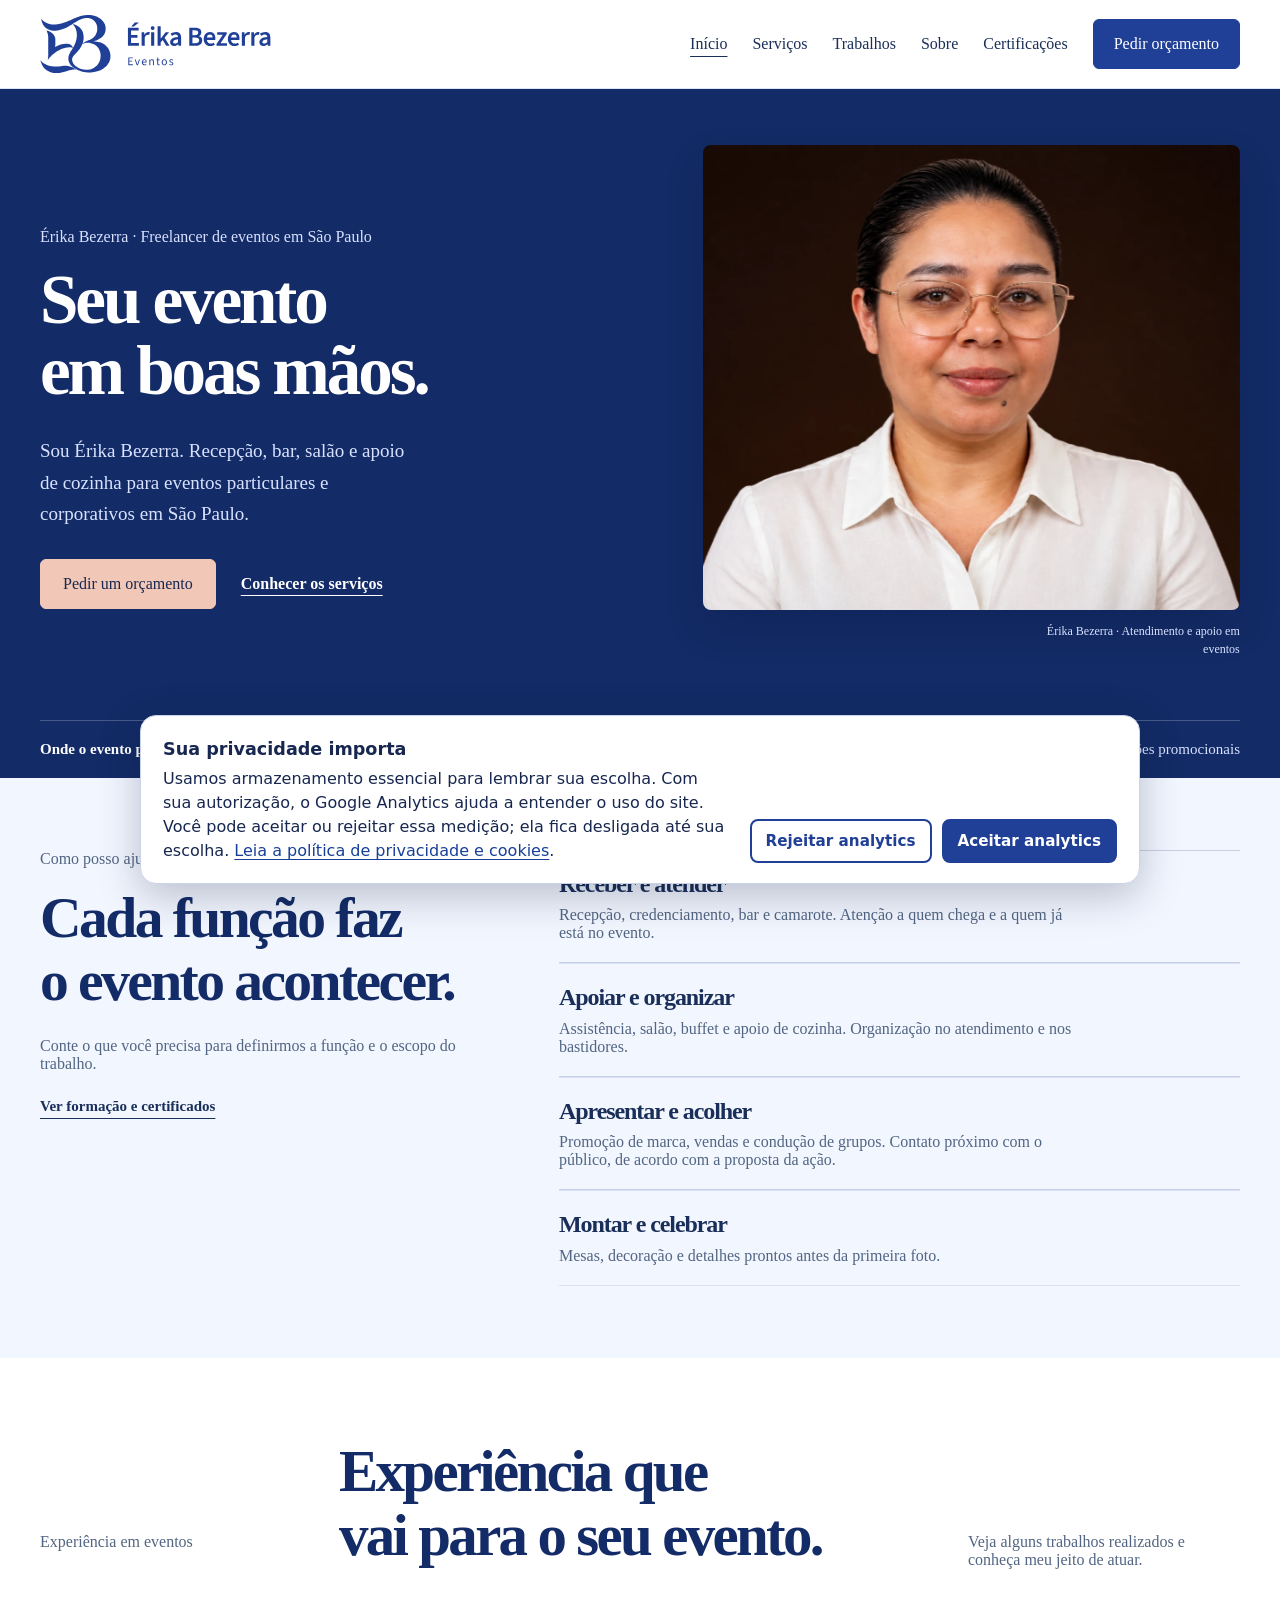
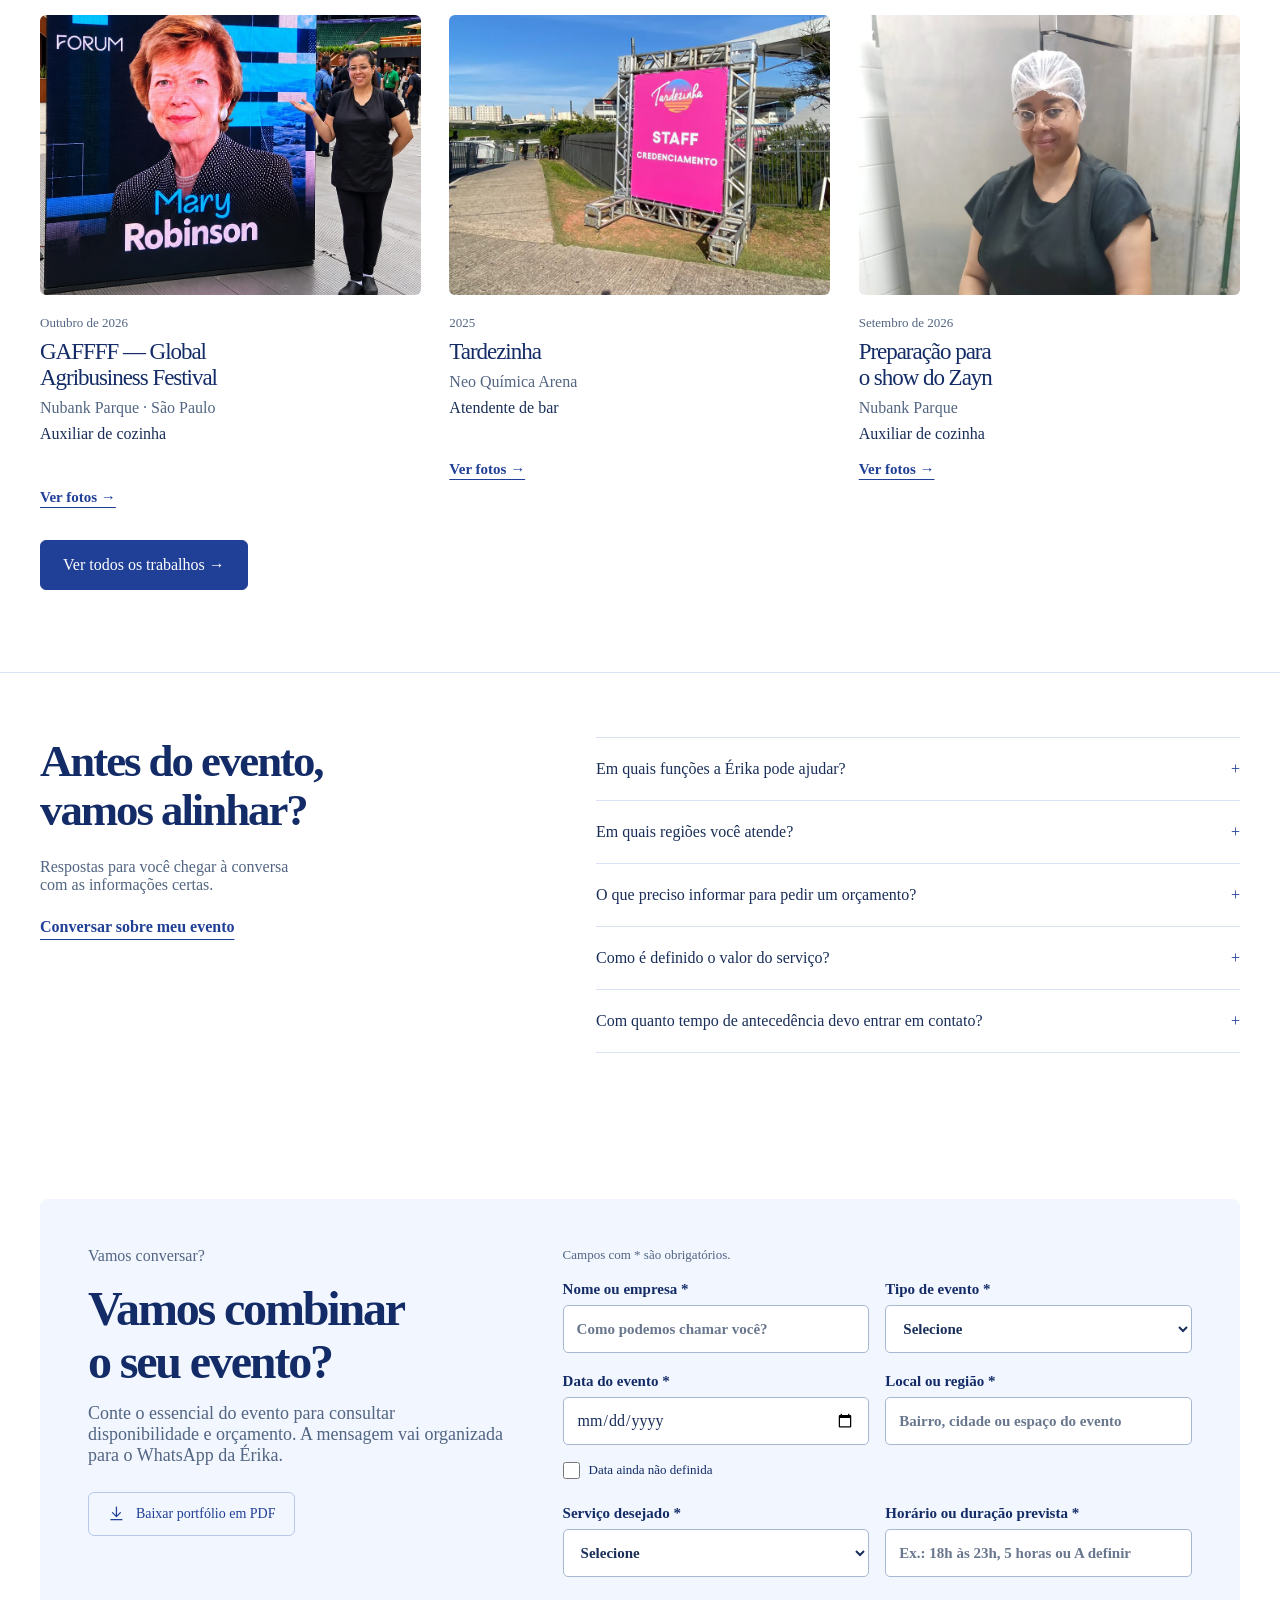
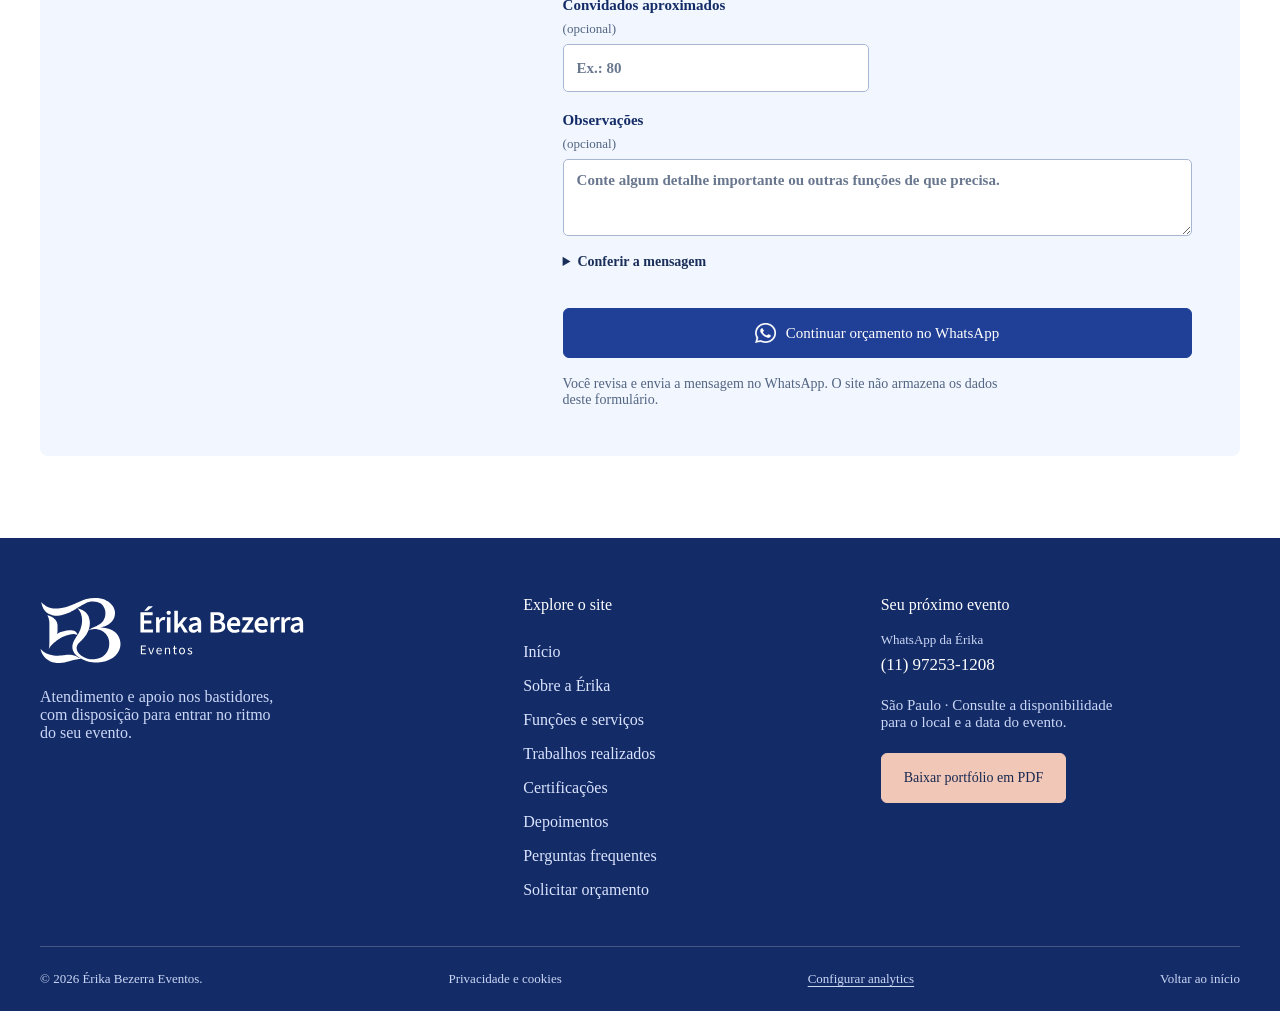
<file: index.html>
<!DOCTYPE html>
<html lang="pt-BR"><head>
<link rel="stylesheet" href="privacidade.css">

<meta charset="utf-8">
<meta name="viewport" content="width=device-width, initial-scale=1, viewport-fit=cover">
<title>Érika Bezerra Eventos | Recepção, bar, salão, buffet e cozinha</title>
<meta name="description" content="Recepção, bar, salão, buffet e cozinha em eventos particulares e corporativos. Érika Bezerra, em São Paulo.">
<meta name="theme-color" content="#203F96">
<link rel="icon" href="img/marca/simbolo-eb.svg" type="image/svg+xml">
<link rel="icon" href="favicon-32.png" sizes="32x32" type="image/png">
<link rel="apple-touch-icon" href="apple-touch-icon.png">
<!-- TROQUE a URL abaixo pelo endereço final do site (veja o README) -->
<meta property="og:type" content="website">
<meta property="og:locale" content="pt_BR">
<meta property="og:title" content="Érika Bezerra Eventos">
<meta property="og:description" content="Recepção, bar, salão, buffet e cozinha em eventos particulares e corporativos. Érika Bezerra, em São Paulo.">
<meta property="og:url" content="https://erikabezerraeventos.com.br/">
<meta property="og:image" content="https://erikabezerraeventos.com.br/img/og.jpg">
<meta property="og:image:width" content="1200">
<meta property="og:image:height" content="630">
<meta name="twitter:card" content="summary_large_image">
<meta name="twitter:image" content="https://erikabezerraeventos.com.br/img/og.jpg">
<style>
:root{--cream:#FAF9F5;--sage:#E3E9DF;--sage2:#EEF2EA;--green:#2E3F38;--mute:#5F7067;--gold:#A8845A;--line:#dde3d8;--r:22px;--ease:cubic-bezier(.22,.61,.36,1)}
*{box-sizing:border-box;margin:0}
html{scroll-behavior:smooth;scroll-padding-top:76px}
body{font:17px/1.65 "Nunito Sans",system-ui,sans-serif;color:var(--green);background:var(--cream);-webkit-font-smoothing:antialiased;padding-bottom:env(safe-area-inset-bottom)}
img{display:block;max-width:100%}
a{color:inherit}
h1,h2,h3{font-family:Fraunces,Georgia,serif;font-weight:400;line-height:1.12;letter-spacing:-.01em}
h1{font-size:clamp(2.8rem,7vw,5.2rem)}
h2{font-size:clamp(1.9rem,4vw,3rem);max-width:18ch}
h3{font-size:1.3rem}
p{max-width:58ch}
.ic{width:1.35em;height:1.35em;fill:none;stroke:currentColor;stroke-width:1.6;stroke-linecap:round;stroke-linejoin:round;flex:none}
.wrap{width:min(1140px,100% - 44px);margin-inline:auto}
section{padding:clamp(64px,10vw,116px) 0}
.kick{color:var(--gold);font-weight:700;font-size:.88rem;margin-bottom:14px}
.sub{color:var(--mute)}
/* header */
header{position:sticky;top:0;z-index:20;background:rgba(250,249,245,.86);backdrop-filter:blur(12px);-webkit-backdrop-filter:blur(12px);border-bottom:1px solid transparent;transition:border-color .5s var(--ease)}
header.on{border-color:var(--line)}
.bar{display:flex;align-items:center;justify-content:space-between;height:68px;gap:20px}
.logo{font-family:Fraunces,Georgia,serif;font-size:1.25rem;text-decoration:none}
nav{display:flex;gap:26px;align-items:center;font-size:.95rem;font-weight:600}
nav a{text-decoration:none;color:var(--mute);transition:color .4s}
nav a:hover{color:var(--green)}
/* buttons */
.btn{display:inline-flex;align-items:center;gap:10px;padding:14px 26px;border-radius:99px;font:700 .98rem "Nunito Sans",sans-serif;text-decoration:none;border:1.5px solid var(--green);cursor:pointer;transition:background .5s var(--ease),color .5s var(--ease),transform .5s var(--ease),box-shadow .5s var(--ease)}
.btn:hover{transform:translateY(-2px);box-shadow:0 10px 26px -12px rgba(46,63,56,.45)}
.btn.fill{background:var(--green);color:var(--cream)}
.btn.fill:hover{background:#3b5248}
.btn.line:hover{background:var(--green);color:var(--cream)}
.btn.sm{padding:9px 18px;font-size:.88rem}
:focus-visible{outline:3px solid var(--gold);outline-offset:3px}
/* hero */
.hero{padding:clamp(36px,6vw,70px) 0 clamp(64px,9vw,110px);background:linear-gradient(90deg,var(--cream) 55%,var(--sage) 55%)}
.hero .wrap{display:grid;grid-template-columns:1.15fr .85fr;gap:clamp(28px,6vw,80px);align-items:center}
.hero h1 span{display:block}
.hero .tag{font-family:Fraunces,Georgia,serif;font-size:clamp(1.3rem,2.6vw,1.75rem);margin:26px 0 12px}
.chips{display:flex;flex-wrap:wrap;gap:8px;margin:22px 0 34px;padding:0;list-style:none}
.chips li{padding:6px 15px;border:1px solid var(--line);border-radius:99px;font-size:.88rem;color:var(--mute);background:var(--cream)}
.cta{display:flex;flex-wrap:wrap;gap:12px}
.arch{border-radius:999px 999px 26px 26px;overflow:hidden;aspect-ratio:4/5.2;box-shadow:0 30px 60px -34px rgba(46,63,56,.55)}
.arch img{width:100%;height:100%;object-fit:cover;object-position:50% 25%}
.hero .in{opacity:0;transform:translateY(16px);animation:in 1.1s var(--ease) forwards}
.hero .in:nth-child(2){animation-delay:.15s}.hero .in:nth-child(3){animation-delay:.3s}.hero .in:nth-child(4){animation-delay:.45s}.hero .in:nth-child(5){animation-delay:.6s}
.hero .arch{opacity:0;animation:in 1.4s .25s var(--ease) forwards}
@keyframes in{to{opacity:1;transform:none}}
/* sobre */
.about{background:var(--sage2)}
.split{display:grid;grid-template-columns:1fr 1fr;gap:clamp(28px,6vw,80px);align-items:center}
.ph{border-radius:var(--r);overflow:hidden;background:var(--sage)}
.ph img{width:100%;height:100%;object-fit:cover;transition:transform 1.6s var(--ease)}
.ph:hover img{transform:scale(1.035)}
.about .ph{aspect-ratio:4/3}
.about p+p{margin-top:16px}
.about .big{font-family:Fraunces,Georgia,serif;font-size:1.35rem;line-height:1.4;color:var(--green);margin-top:26px}
/* funções */
.head{margin-bottom:46px}
.head p{margin-top:16px}
.grid{display:grid;grid-template-columns:repeat(auto-fill,minmax(250px,1fr));gap:16px}
.card{padding:26px 24px;border:1px solid var(--line);border-radius:var(--r);background:#fff;transition:transform .7s var(--ease),border-color .7s,background .7s}
.card:hover{transform:translateY(-4px);border-color:var(--gold)}
.card .ic{width:30px;height:30px;color:var(--gold);margin-bottom:16px}
.card h3{font-size:1.15rem;margin-bottom:6px}
.card p{font-size:.94rem;color:var(--mute)}
/* trabalhos */
.work{border-top:1px solid var(--line)}
.work:nth-of-type(even){background:var(--sage2)}
.work .split{align-items:start}
.work.rev .txt{order:2}
.txt{position:sticky;top:104px}
.txt .ic{width:32px;height:32px;color:var(--gold);margin-bottom:18px}
.txt h2{font-size:clamp(1.7rem,3.2vw,2.4rem);margin-bottom:16px}
.txt ul{list-style:none;padding:0;margin-top:22px;display:grid;gap:14px}
.txt li{padding-left:18px;border-left:2px solid var(--gold)}
.txt li b{display:block;font-weight:700}
.txt li span{color:var(--mute);font-size:.95rem}
.shots{display:grid;grid-template-columns:repeat(2,1fr);gap:14px}
.shots .ph{aspect-ratio:3/4}
.shots .ph.wide{grid-column:1/-1;aspect-ratio:16/10}
.shots.one{grid-template-columns:1fr}
/* diferenciais */
.diff{background:var(--green);color:var(--cream)}
.diff .kick{color:#d3b58d}
.diff .grid{grid-template-columns:repeat(auto-fit,minmax(240px,1fr))}
.diff .card{background:transparent;border-color:rgba(250,249,245,.22)}
.diff .card p{color:#c9d3cd}
.diff .card .ic{color:#d3b58d}
.diff .quote{margin-top:42px;font-family:Fraunces,Georgia,serif;font-size:clamp(1.4rem,3vw,2rem);line-height:1.3;max-width:26ch}
/* contato */
.contact{background:var(--sage)}
.box{background:var(--cream);border-radius:30px;padding:clamp(28px,5vw,56px);display:grid;grid-template-columns:1fr 1fr;gap:clamp(24px,5vw,60px);align-items:center;box-shadow:0 30px 60px -40px rgba(46,63,56,.5)}
.box h2{max-width:14ch}
.box .sub{margin-top:14px}
form{display:grid;gap:16px}
label{display:grid;gap:7px;font-weight:700;font-size:.92rem}
input{font:inherit;font-weight:400;padding:14px 16px;border:1.5px solid var(--line);border-radius:14px;background:#fff;color:var(--green);transition:border-color .4s,box-shadow .4s}
input:focus{outline:none;border-color:var(--green);box-shadow:0 0 0 4px rgba(168,132,90,.22)}
form .btn{justify-content:center;width:100%}
.fine{font-size:.85rem;color:var(--mute)}
.pdf{margin-top:30px;display:flex;flex-wrap:wrap;align-items:center;gap:14px;color:var(--mute)}
footer{padding:34px 0 40px;font-size:.9rem;color:var(--mute);text-align:center}
.wa{position:fixed;right:max(18px,env(safe-area-inset-right));bottom:max(18px,env(safe-area-inset-bottom));z-index:30;width:56px;height:56px;border-radius:50%;background:var(--green);color:var(--cream);display:grid;place-items:center;box-shadow:0 14px 30px -10px rgba(46,63,56,.6);transition:transform .5s var(--ease),opacity .6s;opacity:0;pointer-events:none}
.wa.on{opacity:1;pointer-events:auto}
.wa:hover{transform:scale(1.07)}
.wa .ic{width:26px;height:26px}
/* reveal suave */
.rv{opacity:0;transform:translateY(18px);transition:opacity 1.1s var(--ease),transform 1.1s var(--ease);transition-delay:var(--d,0s)}
.rv.show{opacity:1;transform:none}
@media(max-width:860px){
 nav a:not(.btn){display:none}
 .hero{background:var(--cream)}
 .hero .wrap,.split,.box{grid-template-columns:1fr}
 .hero .arch{max-width:380px;order:-1;aspect-ratio:4/4.6}
 .txt{position:static}.work.rev .txt{order:0}
}
@media(prefers-reduced-motion:reduce){
 html{scroll-behavior:auto}
 *,*::before,*::after{animation-duration:.01ms!important;transition-duration:.01ms!important;animation-delay:0s!important}
 .rv,.hero .in,.hero .arch{opacity:1;transform:none}
}

/* GAFFFF 2026: recent work, full-frame photographs and manual video playback. */
.event-feature{background:var(--sage2);border-top:1px solid var(--line)}
.event-heading{display:grid;grid-template-columns:1.15fr .85fr;gap:48px;align-items:start;margin-bottom:38px}
.event-heading h2{max-width:20ch}.event-heading h3{margin:22px 0 12px}
.event-meta{display:flex;flex-wrap:wrap;gap:10px;margin-top:22px;padding:0;list-style:none}
.event-meta li{border:1px solid #b6c4b4;padding:7px 14px;border-radius:24px;font-size:.9rem}
.event-context{padding:26px;border:1px solid var(--line);border-radius:22px;background:var(--cream)}
.event-context p+p{margin-top:16px}.event-source{font-size:.85rem;color:var(--mute)}
.event-photos{display:grid;grid-template-columns:repeat(3,minmax(0,1fr));gap:20px;align-items:start}
.event-photos figure{margin:0;min-width:0}.event-photos img{width:100%;height:auto;border-radius:18px;background:var(--sage)}
.event-photos figcaption,.event-videos figcaption{font-size:.9rem;line-height:1.5;color:var(--mute);padding:12px 3px}
.event-photos .event-map{grid-column:2/4}
.event-videos{display:grid;grid-template-columns:1fr 1fr;gap:24px;margin-top:24px}
.event-videos figure{margin:0;min-width:0}.event-videos video{width:100%;height:360px;object-fit:contain;display:block;background:#17241e;border-radius:18px}
.event-video-title{margin-top:44px}.event-video-title p{margin-top:10px;color:var(--mute)}
.event-feature .cta{margin-top:32px}.event-link{display:inline-block;margin-top:14px;color:var(--green);text-underline-offset:4px}
@media(max-width:860px){.event-heading{grid-template-columns:1fr;gap:24px}.event-photos{grid-template-columns:1fr 1fr;gap:14px}.event-photos .event-map{grid-column:1/-1}.event-videos{grid-template-columns:1fr}.event-videos video{height:320px}}
@media(max-width:480px){.event-photos{grid-template-columns:1fr}.event-photos .event-map{grid-column:auto}.event-context{padding:22px}.event-meta li{font-size:.85rem}}

.featured{background:var(--sage2)}.featured-grid{display:grid;grid-template-columns:repeat(3,minmax(0,1fr));gap:24px}.featured-card{display:flex;flex-direction:column;background:var(--cream);border:1px solid var(--line);border-radius:22px;overflow:hidden}.featured-card>a{display:block;overflow:hidden}.featured-card img{width:100%;height:280px;object-fit:cover;transition:transform .4s}.featured-card>a:hover img{transform:scale(1.04)}.featured-copy{padding:26px;display:flex;flex:1;flex-direction:column;gap:12px}.featured-copy h3{font-size:1.65rem}.featured-copy p{font-size:1rem}.featured-copy .more{margin-top:auto;padding-top:12px;font-weight:700}.timeline-intro{background:var(--sage2);padding:70px 0 45px}.timeline-intro h1{font-size:clamp(2.4rem,6vw,4rem);max-width:20ch}.timeline-intro p{margin-top:20px}.year-nav{display:flex;gap:12px;flex-wrap:wrap;margin-top:30px}.year-nav a{padding:8px 18px;border:1px solid var(--line);border-radius:30px;text-decoration:none;background:var(--cream)}.timeline-event{border-top:1px solid var(--line);padding:56px 0}.timeline-title{margin-bottom:36px}.timeline-title h2{max-width:none;margin-bottom:16px}.timeline-title .role{font-weight:700;color:var(--gold);margin-bottom:12px}.timeline-title .place{color:var(--mute);margin-bottom:12px}.gallery{display:grid;grid-template-columns:repeat(3,minmax(0,1fr));gap:16px}.gallery a{border-radius:16px;overflow:hidden;background:var(--sage);display:block}.gallery img{width:100%;height:300px;object-fit:cover}.video-gallery{display:grid;grid-template-columns:repeat(2,minmax(0,1fr));gap:20px;margin-top:24px}.video-gallery video{width:100%;height:320px;background:#18251f;border-radius:16px;object-fit:contain}.video-gallery figcaption{font-size:.88rem;color:var(--mute);padding-top:6px}.gallery-details{margin-top:24px}.gallery-details summary{cursor:pointer;font-weight:700;padding:14px 0}.gallery-details .gallery{margin-top:12px}.section-label{padding:55px 0 24px;background:var(--sage2)}.section-label h2{max-width:none}.all-cta{margin-top:32px}.rv{opacity:1;transform:none}.archive-heading{padding:64px 0 0}.archive-heading h2{max-width:none}@media(max-width:900px){.featured-grid{grid-template-columns:1fr}.featured-card{display:grid;grid-template-columns:1fr 1fr}.featured-card img{height:100%;min-height:270px}.gallery{grid-template-columns:repeat(2,minmax(0,1fr))}}@media(max-width:600px){.featured-card{display:flex}.featured-card img{height:270px;min-height:0}.gallery{gap:10px}.gallery img{height:220px}.video-gallery{grid-template-columns:1fr}.timeline-event{padding:40px 0}.bar{height:auto;min-height:68px;flex-wrap:wrap;padding-block:14px}.bar nav{display:flex;flex-wrap:wrap;gap:14px;font-size:.86rem}.bar nav .btn{display:none}.timeline-intro{padding-top:45px}.wrap{width:calc(100% - 32px)}}@media(prefers-reduced-motion:reduce){html{scroll-behavior:auto}*,*::before,*::after{animation:none!important;transition:none!important}}


.featured-card img[src*="zayn-2026"]{object-position:50% 0%}

@media(max-width:860px){nav a:not(.btn){display:inline}.bar{height:auto;min-height:68px;flex-wrap:wrap;padding-block:14px}.bar nav{display:flex;flex-wrap:wrap;gap:14px;font-size:.9rem}.bar nav .btn{display:none}.bar{gap:10px}}

.qualification-grid{display:grid;grid-template-columns:repeat(3,minmax(0,1fr));gap:24px}.qualification-card{border:1px solid var(--line);border-radius:22px;overflow:hidden;background:#fff;display:flex;flex-direction:column}.qualification-image{display:block;background:var(--sage2);padding:20px}.qualification-image img{width:100%;height:190px;object-fit:contain}.qualification-copy{padding:24px;display:flex;flex-direction:column;gap:14px;flex:1}.qualification-copy .kick{margin:0;font-size:.82rem}.qualification-copy h3{font-size:1.45rem;line-height:1.2}.qualification-copy p{font-size:.96rem}.qualification-copy>a{margin-top:auto;font-weight:700;padding-top:8px}@media(max-width:860px){.qualification-grid{grid-template-columns:1fr}.qualification-card{display:grid;grid-template-columns:minmax(0,1fr) minmax(0,1fr)}.qualification-image{display:flex;align-items:center}.qualification-image img{height:auto}}@media(max-width:600px){.qualification-card{display:flex}.qualification-image img{height:200px}}
</style>
<link rel="stylesheet" href="depoimentos.css">
<link rel="stylesheet" href="whatsapp-icons.css">
<link rel="stylesheet" href="menu.css">
<script src="menu.js" defer=""></script>
<link rel="stylesheet" href="identidade.css">

<link rel="canonical" href="https://erikabezerraeventos.com.br/"><link rel="stylesheet" href="marca-azul.css">
<link rel="stylesheet" href="eventos-2026.css?v=20261023-orcamento">
<script src="efeitos-2026.js?v=20261023" defer></script><script src="orcamento-2026.js?v=20261023" defer></script></head>
<body class="home"><a class="skip-content" href="#conteudo">Pular para o conteúdo</a>
<svg width="0" height="0" style="position:absolute" aria-hidden="true">
<symbol id="i-recep" viewBox="0 0 24 24"><circle cx="12" cy="8" r="4"></circle><path d="M4 21c0-4 4-6 8-6s8 2 8 6"></path></symbol>
<symbol id="i-bar" viewBox="0 0 24 24"><path d="M5 4h14l-7 9zM12 13v7M8 20h8"></path></symbol>
<symbol id="i-vip" viewBox="0 0 24 24"><path d="M12 3l2.7 5.6 6.1.9-4.4 4.3 1 6.1L12 17l-5.4 2.9 1-6.1L3.2 9.5l6.1-.9z"></path></symbol>
<symbol id="i-salao" viewBox="0 0 24 24"><circle cx="12" cy="12" r="8"></circle><circle cx="12" cy="12" r="4"></circle></symbol>
<symbol id="i-assist" viewBox="0 0 24 24"><rect x="5" y="4" width="14" height="17" rx="2"></rect><path d="M9 4h6v3H9zM9 12h6M9 16h4"></path></symbol>
<symbol id="i-coz" viewBox="0 0 24 24"><path d="M7 14a4 4 0 1 1 1-7.8A4 4 0 0 1 16 6a4 4 0 0 1 1 8v5H7zM7 17h10"></path></symbol>
<symbol id="i-demo" viewBox="0 0 24 24"><path d="M4 10v4h3l7 4V6l-7 4zM17 9a4 4 0 0 1 0 6"></path></symbol>
<symbol id="i-mesa" viewBox="0 0 24 24"><path d="M4 11h16v9H4zM3 7h18v4H3zM12 7v13M12 7c-2-3-5-3-5-1s3 1 5 1 5 1 5-1-3-2-5 1"></path></symbol>
<symbol id="i-pin" viewBox="0 0 24 24"><path d="M12 21s7-6 7-11a7 7 0 1 0-14 0c0 5 7 11 7 11z"></path><circle cx="12" cy="10" r="2.5"></circle></symbol>
<symbol id="i-heart" viewBox="0 0 24 24"><path d="M12 20s-7-4.4-7-10a4 4 0 0 1 7-2.6A4 4 0 0 1 19 10c0 5.6-7 10-7 10z"></path></symbol>
<symbol id="i-users" viewBox="0 0 24 24"><circle cx="9" cy="8" r="3.5"></circle><path d="M2.5 20c0-3.6 3-5.5 6.5-5.5s6.5 1.900 6.5 5.500M16 4.800a3.500 3.500 0 0 1 0 6.400M18 15c2.200.6 3.500 2.300 3.500 5"></path></symbol>
<symbol id="i-check" viewBox="0 0 24 24"><circle cx="12" cy="12" r="9"></circle><path d="M8 12l3 3 5-6"></path></symbol>

<symbol id="i-dl" viewBox="0 0 24 24"><path d="M12 4v11M7 11l5 5 5-5M5 20h14"></path></symbol>
</svg>

<header class="event-header" id="top"><div class="event-bar"><a class="event-brand" href="index.html" aria-label="Érika Bezerra Eventos, início"><img src="img/marca/logo-erika.svg" alt="Érika Bezerra Eventos" width="445" height="110"></a><nav class="event-desktop-nav" aria-label="Principal"><a href="index.html" aria-current="page">Início</a><a href="funcoes.html">Serviços</a><a href="trabalhos.html">Trabalhos</a><a href="sobre.html">Sobre</a><a href="certificacoes.html">Certificações</a><a class="btn fill" href="index.html#contato">Pedir orçamento</a></nav><div class="header-menu"><button class="menu-toggle" type="button" aria-label="Abrir menu de navegação" aria-expanded="false" aria-controls="menu-principal">Menu</button><nav class="menu-panel" id="menu-principal" aria-label="Navegação completa" hidden><a href="index.html" aria-current="page">Início</a><a href="sobre.html">Sobre a Érika</a><a href="funcoes.html">Funções e serviços</a><a href="trabalhos.html">Trabalhos</a><a href="certificacoes.html">Certificações</a><a href="depoimentos.html">Depoimentos</a><a href="index.html#duvidas">Perguntas frequentes</a><a href="index.html#contato">Solicitar orçamento</a><a class="menu-portfolio" href="portfolio-erika-bezerra.pdf" target="_blank" rel="noopener noreferrer" download>Baixar portfólio PDF</a></nav></div></div></header>

<main id="conteudo">
<section class="live-hero" id="inicio"><div class="wrap"><div class="live-hero-grid"><div><p class="kick">Érika Bezerra · Freelancer de eventos em São Paulo</p><h1>Seu evento<br>em boas mãos.</h1><p class="hero-intro">Sou Érika Bezerra. Recepção, bar, salão e apoio de cozinha para eventos particulares e corporativos em São Paulo.</p><div class="hero-action"><a class="btn fill" href="#contato">Pedir um orçamento</a><a class="text-link" href="#funcoes">Conhecer os serviços</a></div></div><figure class="live-photo"><img class="live-photo-main" src="img/hero-restaurada.webp" alt="Retrato de rosto de Érika Bezerra" width="1519" height="1036" fetchpriority="high"><figcaption>Érika Bezerra · Atendimento e apoio em eventos</figcaption></figure></div><div class="hero-roles"><span>Onde o evento precisar.</span><ul aria-label="Principais áreas de atuação"><li>Recepção</li><li>Bar</li><li>Salão e buffet</li><li>Cozinha</li><li>Ações promocionais</li></ul></div></div></section><section id="funcoes" class="service-editorial"><div class="wrap"><div class="service-heading"><p class="kick">Como posso ajudar</p><h2>Cada função faz<br>o evento acontecer.</h2><p>Conte o que você precisa para definirmos a função e o escopo do trabalho.</p><a class="text-link credibility-link" href="certificacoes.html">Ver formação e certificados</a></div><div class="service-rows"><a href="funcoes.html"><span class="service-num">01</span><div><h3>Receber e atender</h3><p>Recepção, credenciamento, bar e camarote. Atenção a quem chega e a quem já está no evento.</p></div><span aria-hidden="true">↗</span></a><a href="funcoes.html"><span class="service-num">02</span><div><h3>Apoiar e organizar</h3><p>Assistência, salão, buffet e apoio de cozinha. Organização no atendimento e nos bastidores.</p></div><span aria-hidden="true">↗</span></a><a href="funcoes.html#promotora"><span class="service-num">03</span><div><h3>Apresentar e acolher</h3><p>Promoção de marca, vendas e condução de grupos. Contato próximo com o público, de acordo com a proposta da ação.</p></div><span aria-hidden="true">↗</span></a><a href="funcoes.html#decoracao"><span class="service-num">04</span><div><h3>Montar e celebrar</h3><p>Mesas, decoração e detalhes prontos antes da primeira foto.</p></div><span aria-hidden="true">↗</span></a></div></div></section><section class="featured" id="trabalhos"><div class="wrap"><div class="head"><p class="kick">Experiência em eventos</p><h2>Experiência que<br>vai para o seu evento.</h2><p class="sub">Veja alguns trabalhos realizados e conheça meu jeito de atuar.</p></div><div class="featured-grid"><article class="featured-card"><a href="trabalhos.html#gaffff-2026" aria-label="Ver trabalho: GAFFFF — Global Agribusiness Festival"><img src="img/gaffff-2026/erika-na-arena.webp" alt="Registro de GAFFFF — Global Agribusiness Festival" loading="lazy" decoding="async"></a><div class="featured-copy"><p class="kick">Outubro de 2026</p><h3>GAFFFF — Global Agribusiness Festival</h3><p class="sub">Nubank Parque · São Paulo</p><p>Auxiliar de cozinha</p><a class="more" href="trabalhos.html#gaffff-2026">Ver fotos →</a></div></article><article class="featured-card"><a href="trabalhos.html#tardezinha-2025" aria-label="Ver trabalho: Tardezinha"><img src="media/tardezinha-2025/foto-2.jpg" alt="Registro de Tardezinha" loading="lazy" decoding="async"></a><div class="featured-copy"><p class="kick">2025</p><h3>Tardezinha</h3><p class="sub">Neo Química Arena</p><p>Atendente de bar</p><a class="more" href="trabalhos.html#tardezinha-2025">Ver fotos →</a></div></article><article class="featured-card"><a href="trabalhos.html#zayn-2026" aria-label="Ver trabalho: Preparação para o show do Zayn"><img src="media/zayn-2026/foto-1.jpeg" alt="Registro de Preparação para o show do Zayn" loading="lazy" decoding="async"></a><div class="featured-copy"><p class="kick">Setembro de 2026</p><h3>Preparação para o show do Zayn</h3><p class="sub">Nubank Parque</p><p>Auxiliar de cozinha</p><a class="more" href="trabalhos.html#zayn-2026">Ver fotos →</a></div></article></div><div class="all-cta"><a class="btn fill" href="trabalhos.html">Ver todos os trabalhos →</a></div></div></section>











<section class="event-faq" id="duvidas" aria-labelledby="faq-heading"><div class="wrap event-faq-layout"><div class="event-faq-intro"><h2 id="faq-heading">Antes do evento,<br>vamos alinhar?</h2><p>Respostas para você chegar à conversa com as informações certas.</p><a class="text-link" href="#contato">Conversar sobre meu evento</a></div><div class="event-faq-list"><details><summary>Em quais funções a Érika pode ajudar?</summary><p>Recepção e credenciamento, atendimento de bar e camarote, salão, buffet, apoio de cozinha, ações promocionais e decoração estão entre as experiências apresentadas no site. Conte o que seu evento precisa para confirmar a função e o escopo do trabalho.</p></details><details><summary>Em quais regiões você atende?</summary><p>A Érika é de São Paulo. Informe o endereço ou a região do evento ao entrar em contato, para avaliar deslocamento, horários e disponibilidade para a data.</p></details><details><summary>O que preciso informar para pedir um orçamento?</summary><p>Envie seu nome ou o da empresa, data, local, horário, tipo de evento, público estimado e a função de que precisa. Se houver orientações da organização, compartilhe também. Essas informações ajudam a alinhar o trabalho antes de contratar.</p></details><details><summary>Como é definido o valor do serviço?</summary><p>O orçamento é combinado conforme a função, o local, a duração e as necessidades do evento. Confirme o que está incluído e as condições de pagamento diretamente com a Érika antes de fechar a contratação.</p></details><details><summary>Com quanto tempo de antecedência devo entrar em contato?</summary><p>Entre em contato assim que tiver a data e as informações principais do evento. A disponibilidade precisa ser consultada; enviar uma mensagem não reserva a agenda automaticamente.</p></details></div></div></section>
<section class="contact" id="contato"><div class="wrap">
 <div class="box rv">
  <div>
   <p class="kick">Vamos conversar?</p>
   <h2>Vamos combinar<br>o seu evento?</h2>
   <p class="sub">Conte o essencial do evento para consultar disponibilidade e orçamento. A mensagem vai organizada para o WhatsApp da Érika.</p>
   <div class="pdf"><a class="btn line sm" href="portfolio-erika-bezerra.pdf" target="_blank" rel="noopener" download=""><svg class="ic"><use href="#i-dl"></use></svg>Baixar portfólio em PDF</a></div>
  </div>
  <form id="f" class="quote-form" novalidate>
<p class="quote-required">Campos com * são obrigatórios.</p>
<div class="quote-fields"><label>Nome ou empresa *<input id="emp" name="empresa" type="text" autocomplete="name" maxlength="100" placeholder="Como podemos chamar você?" required></label>
<label>Tipo de evento *<select name="tipo" required><option value="">Selecione</option><option>Festa particular</option><option>Evento corporativo</option><option>Show ou festival</option><option>Outro tipo de evento</option></select></label>
<div class="quote-date"><label for="quote-date">Data do evento *</label><input id="quote-date" name="data" type="date" required><label class="quote-check"><input id="quote-date-unknown" type="checkbox">Data ainda não definida</label></div>
<label>Local ou região *<input id="reg" name="regiao" type="text" autocomplete="address-level2" maxlength="160" placeholder="Bairro, cidade ou espaço do evento" required></label>
<label>Serviço desejado *<select name="servico" required><option value="">Selecione</option><option>Recepção ou credenciamento</option><option>Bar ou camarote</option><option>Salão ou buffet</option><option>Apoio de cozinha</option><option>Ação promocional</option><option>Decoração</option><option>Preciso de orientação</option></select></label>
<label>Horário ou duração prevista *<input name="horario" type="text" maxlength="120" placeholder="Ex.: 18h às 23h, 5 horas ou A definir" required></label>
<label>Convidados aproximados <span class="quote-optional">(opcional)</span><input name="convidados" type="number" inputmode="numeric" min="1" max="1000000" step="1" placeholder="Ex.: 80"></label>
<label class="quote-wide">Observações <span class="quote-optional">(opcional)</span><textarea name="observacoes" rows="3" maxlength="1500" placeholder="Conte algum detalhe importante ou outras funções de que precisa."></textarea></label></div>
<details class="quote-message"><summary>Conferir a mensagem</summary><pre id="quote-preview"></pre></details>
<button class="btn fill" type="submit"><span class="ic whatsapp-icon" aria-hidden="true"></span>Continuar orçamento no WhatsApp</button>
<p class="fine" id="msg" role="status" aria-live="polite">Você revisa e envia a mensagem no WhatsApp. O site não armazena os dados deste formulário.</p><a id="quote-whatsapp" class="text-link" href="https://wa.me/5511972531208" target="_blank" rel="noopener noreferrer" hidden>Abrir conversa no WhatsApp</a><noscript><p>Para conversar com a Érika, <a href="https://wa.me/5511972531208" target="_blank" rel="noopener noreferrer">abra o WhatsApp</a> e informe os detalhes do evento.</p></noscript>
</form>
 </div>
</div></section>
</main>

<footer class="event-footer" id="rodape"><div class="wrap event-footer-grid"><div class="footer-about"><a class="event-brand" href="index.html" aria-label="Érika Bezerra Eventos, início"><img src="img/marca/logo-erika-claro.svg" alt="Érika Bezerra Eventos" width="445" height="110" loading="lazy"></a><p>Atendimento e apoio nos bastidores, com disposição para entrar no ritmo do seu evento.</p></div><nav aria-label="Páginas e seções do site"><h2>Explore o site</h2><a href="index.html">Início</a><a href="sobre.html">Sobre a Érika</a><a href="funcoes.html">Funções e serviços</a><a href="trabalhos.html">Trabalhos realizados</a><a href="certificacoes.html">Certificações</a><a href="depoimentos.html">Depoimentos</a><a href="index.html#duvidas">Perguntas frequentes</a><a href="index.html#contato">Solicitar orçamento</a></nav><div class="footer-contact"><h2>Seu próximo evento</h2><a href="https://wa.me/5511972531208" target="_blank" rel="noopener noreferrer"><span>WhatsApp da Érika</span>(11) 97253-1208</a><p class="footer-local">São Paulo · Consulte a disponibilidade para o local e a data do evento.</p><a class="btn" href="portfolio-erika-bezerra.pdf" target="_blank" rel="noopener noreferrer" download>Baixar portfólio em PDF</a></div></div><div class="wrap footer-bottom"><p>© 2026 Érika Bezerra Eventos.</p><a href="#top">Voltar ao início</a></div></footer>
<a class="wa" id="wa" href="#contato" aria-label="Ir para o contato por WhatsApp"><span class="ic whatsapp-icon" aria-hidden="true"></span></a>

<script>
(function(){
 var NUM="5511972531208";
 var h=document.getElementById("top"),wa=document.getElementById("wa");
 function sc(){var y=window.scrollY;h.classList.toggle("on",y>10);wa.classList.toggle("on",y>500)}
 sc();addEventListener("scroll",sc,{passive:true});
 var els=document.querySelectorAll(".rv");
 if("IntersectionObserver" in window){
  var io=new IntersectionObserver(function(es){es.forEach(function(e){if(e.isIntersecting){e.target.classList.add("show");io.unobserve(e.target)}})},{threshold:.12,rootMargin:"0px 0px -6% 0px"});
  els.forEach(function(e){io.observe(e)});
 }else els.forEach(function(e){e.classList.add("show")});

})();
</script>


<script defer src="consentimento.js"></script>
</body></html>
</file>
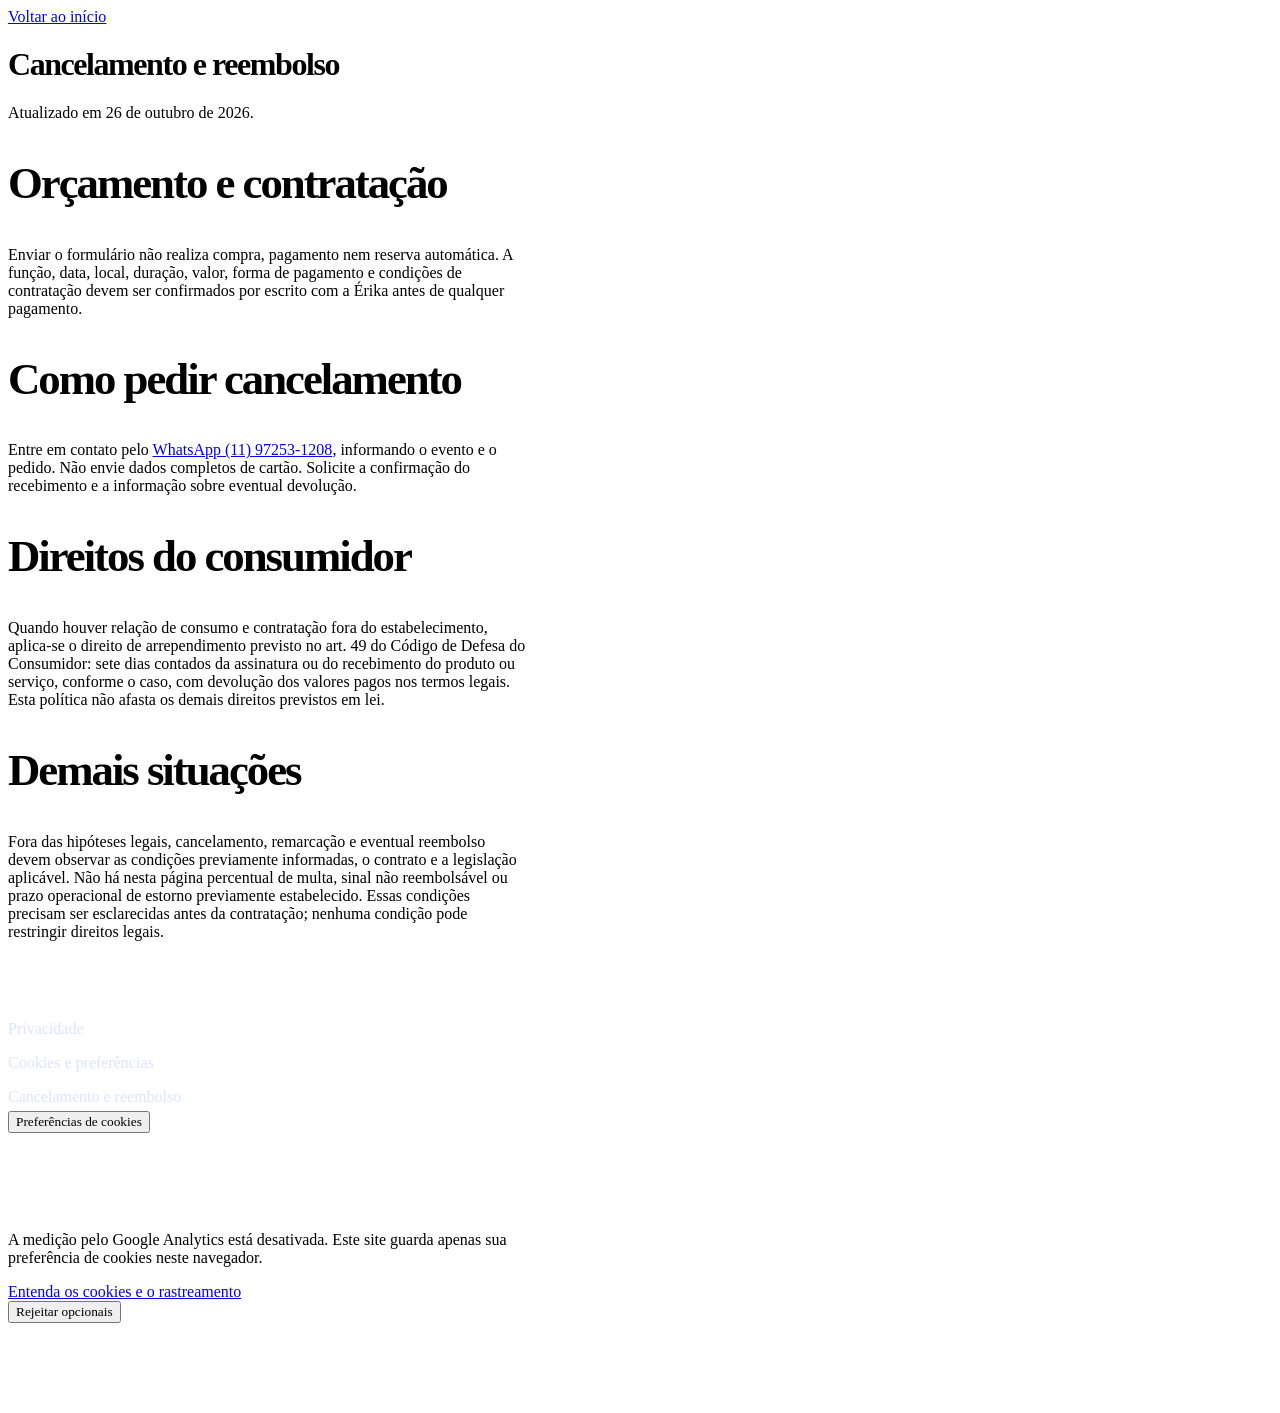
<file: cancelamento.html>
<!doctype html><html lang="pt-BR"><head><meta charset="utf-8"><meta name="viewport" content="width=device-width,initial-scale=1"><title>Cancelamento e reembolso | Érika Bezerra Eventos</title><link rel="stylesheet" href="eventos-2026.css"><link rel="stylesheet" href="privacidade.css"><script src="analytics-config.js" defer></script><script src="privacidade.js" defer></script></head><body><a class="skip-content" href="#conteudo">Pular para o conteúdo</a><main id="conteudo" class="legal-page" tabindex="-1"><a href="index.html">Voltar ao início</a><h1>Cancelamento e reembolso</h1><p>Atualizado em 26 de outubro de 2026.</p><h2>Orçamento e contratação</h2><p>Enviar o formulário não realiza compra, pagamento nem reserva automática. A função, data, local, duração, valor, forma de pagamento e condições de contratação devem ser confirmados por escrito com a Érika antes de qualquer pagamento.</p><h2>Como pedir cancelamento</h2><p>Entre em contato pelo <a href="https://wa.me/5511972531208" rel="noreferrer">WhatsApp (11) 97253-1208</a>, informando o evento e o pedido. Não envie dados completos de cartão. Solicite a confirmação do recebimento e a informação sobre eventual devolução.</p><h2>Direitos do consumidor</h2><p>Quando houver relação de consumo e contratação fora do estabelecimento, aplica-se o direito de arrependimento previsto no art. 49 do Código de Defesa do Consumidor: sete dias contados da assinatura ou do recebimento do produto ou serviço, conforme o caso, com devolução dos valores pagos nos termos legais. Esta política não afasta os demais direitos previstos em lei.</p><h2>Demais situações</h2><p>Fora das hipóteses legais, cancelamento, remarcação e eventual reembolso devem observar as condições previamente informadas, o contrato e a legislação aplicável. Não há nesta página percentual de multa, sinal não reembolsável ou prazo operacional de estorno previamente estabelecido. Essas condições precisam ser esclarecidas antes da contratação; nenhuma condição pode restringir direitos legais.</p></main><footer class="event-footer"><nav class="legal-links" aria-label="Privacidade e condições"><a href="privacidade.html">Privacidade</a><a href="cookies.html">Cookies e preferências</a><a href="cancelamento.html">Cancelamento e reembolso</a></nav></footer></body></html>
</file>
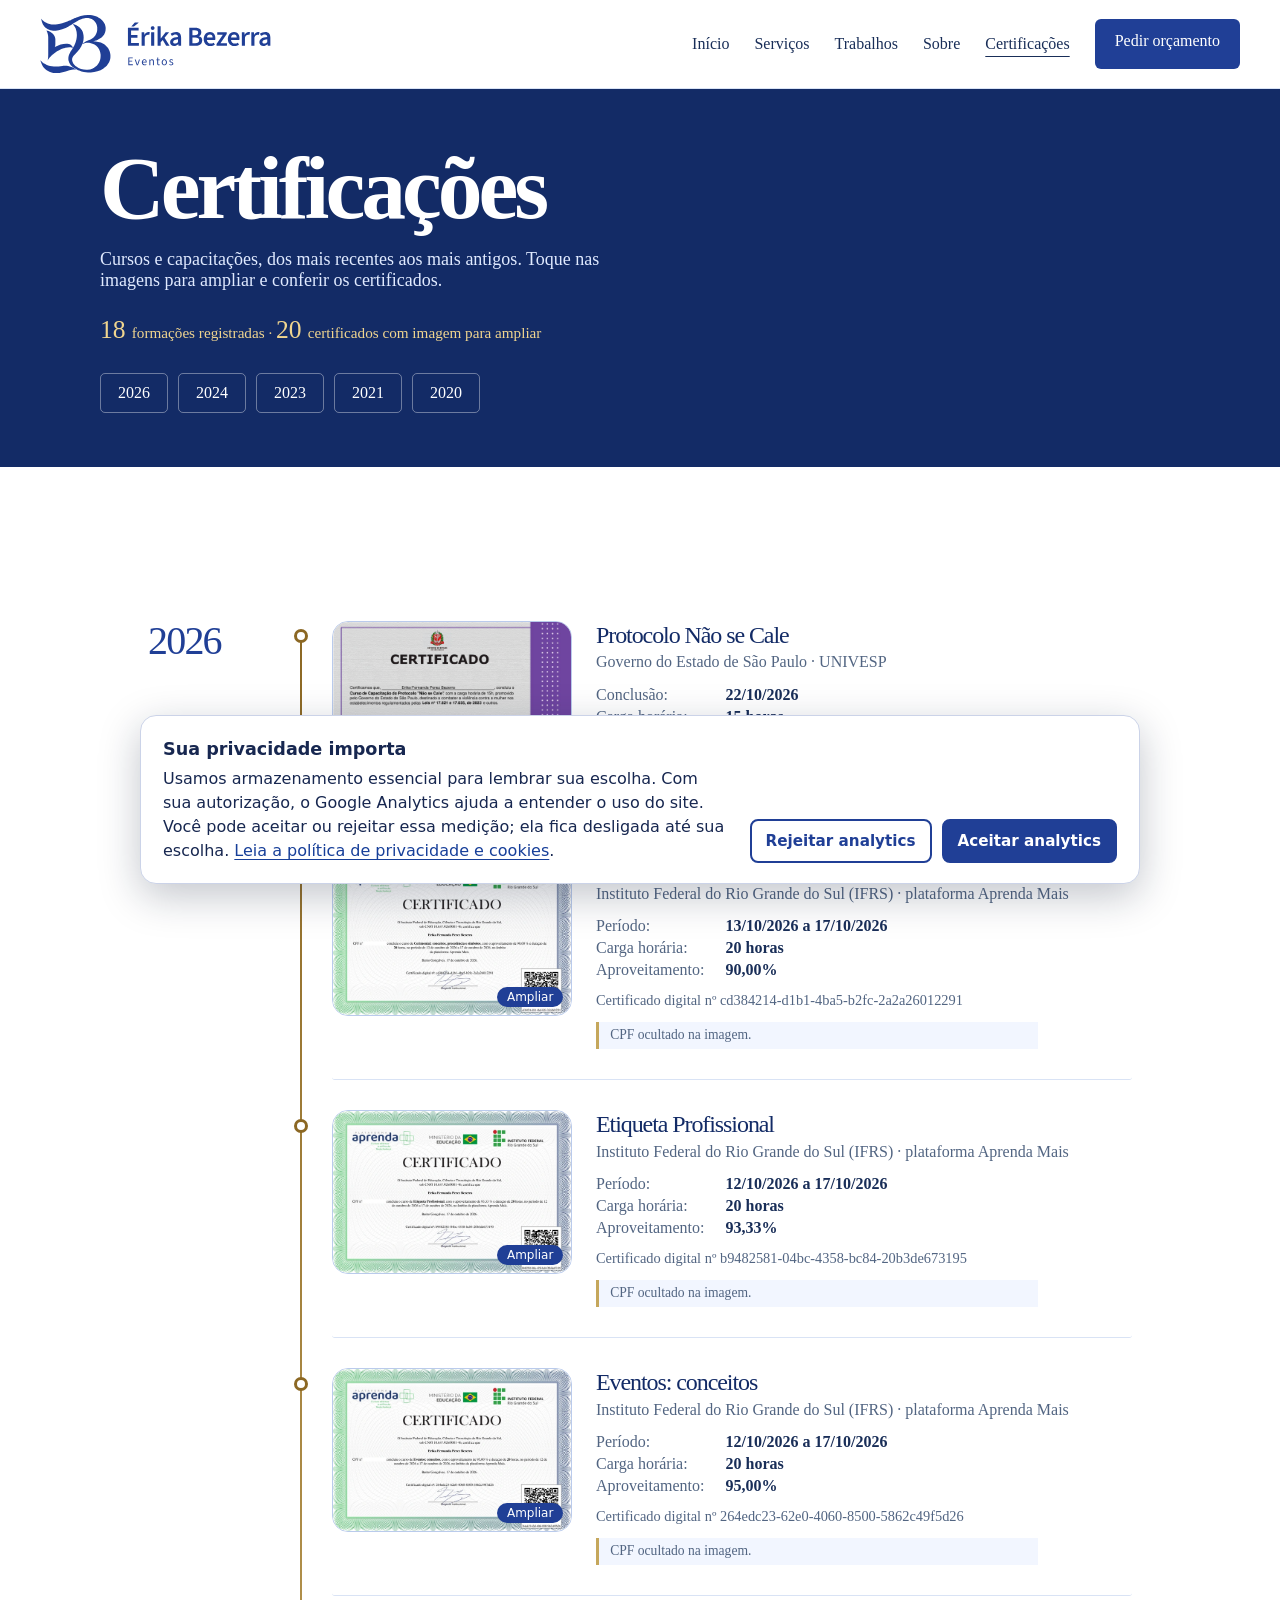
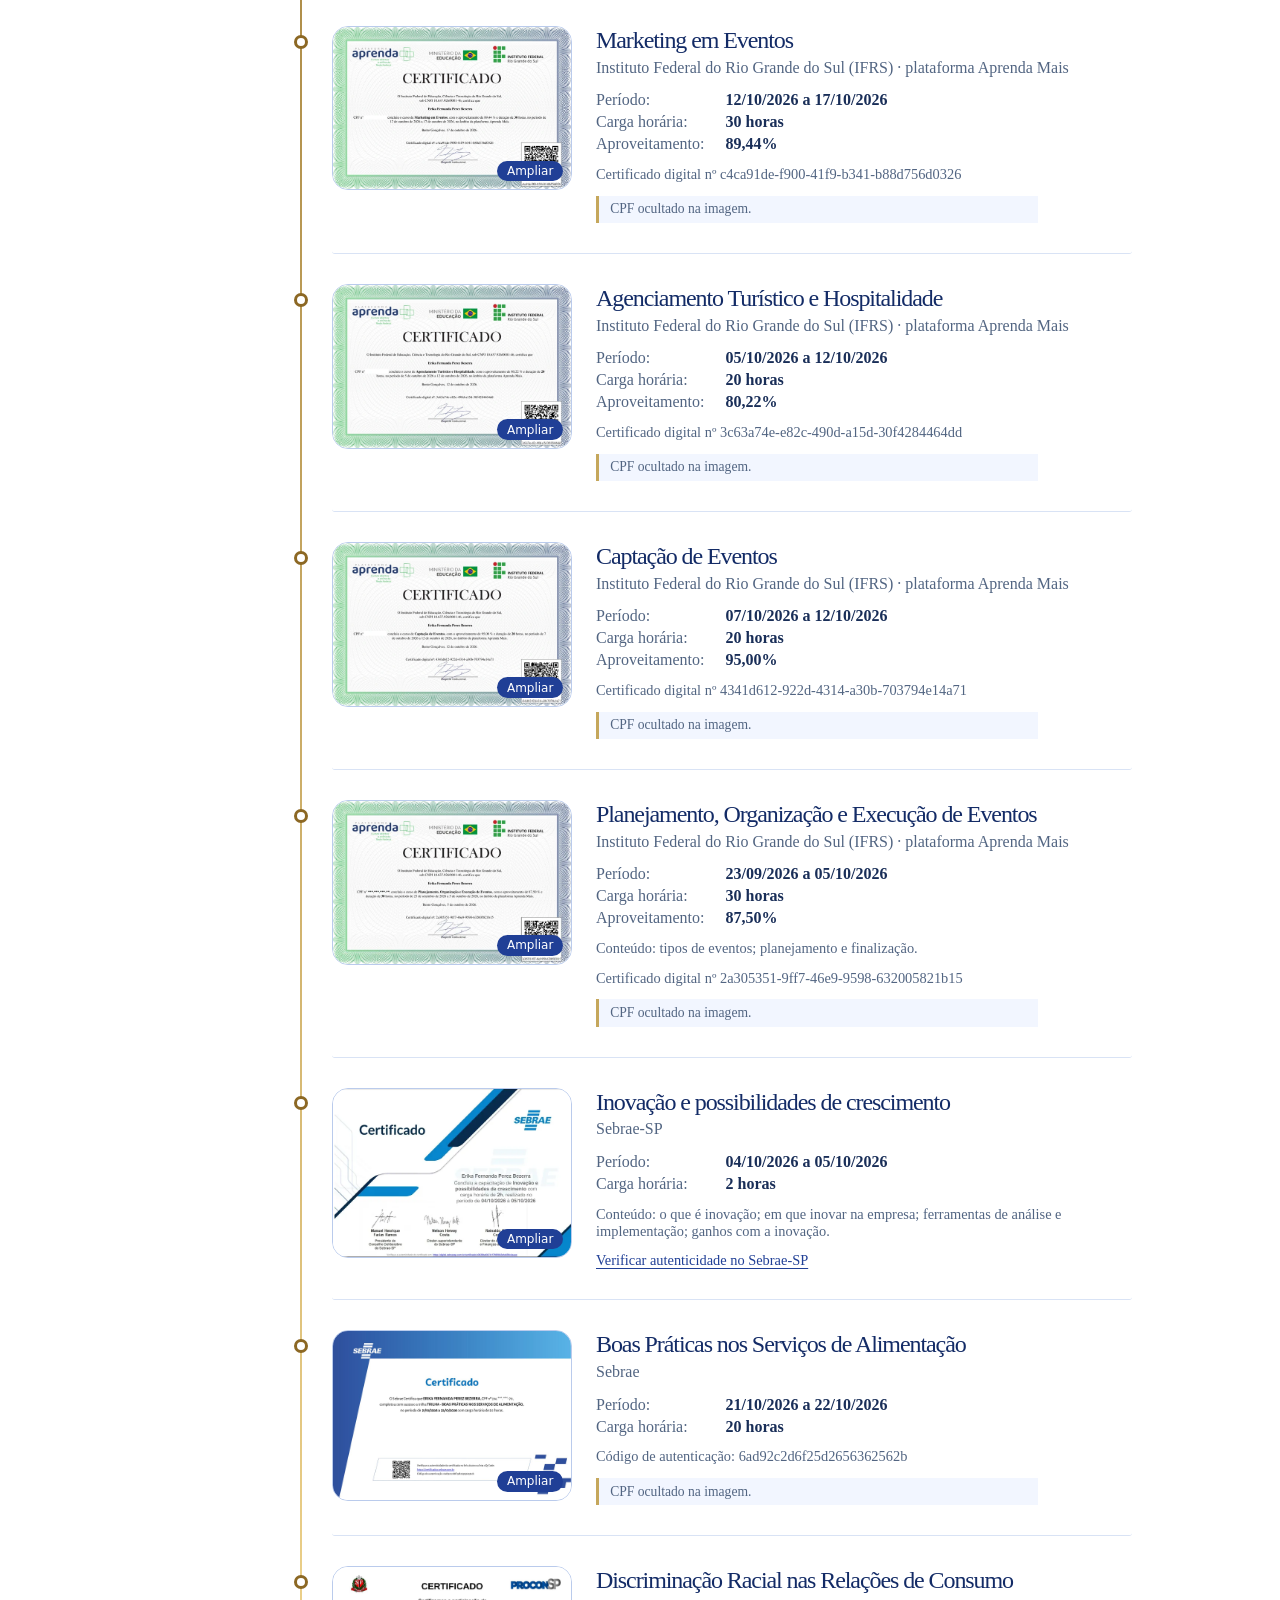
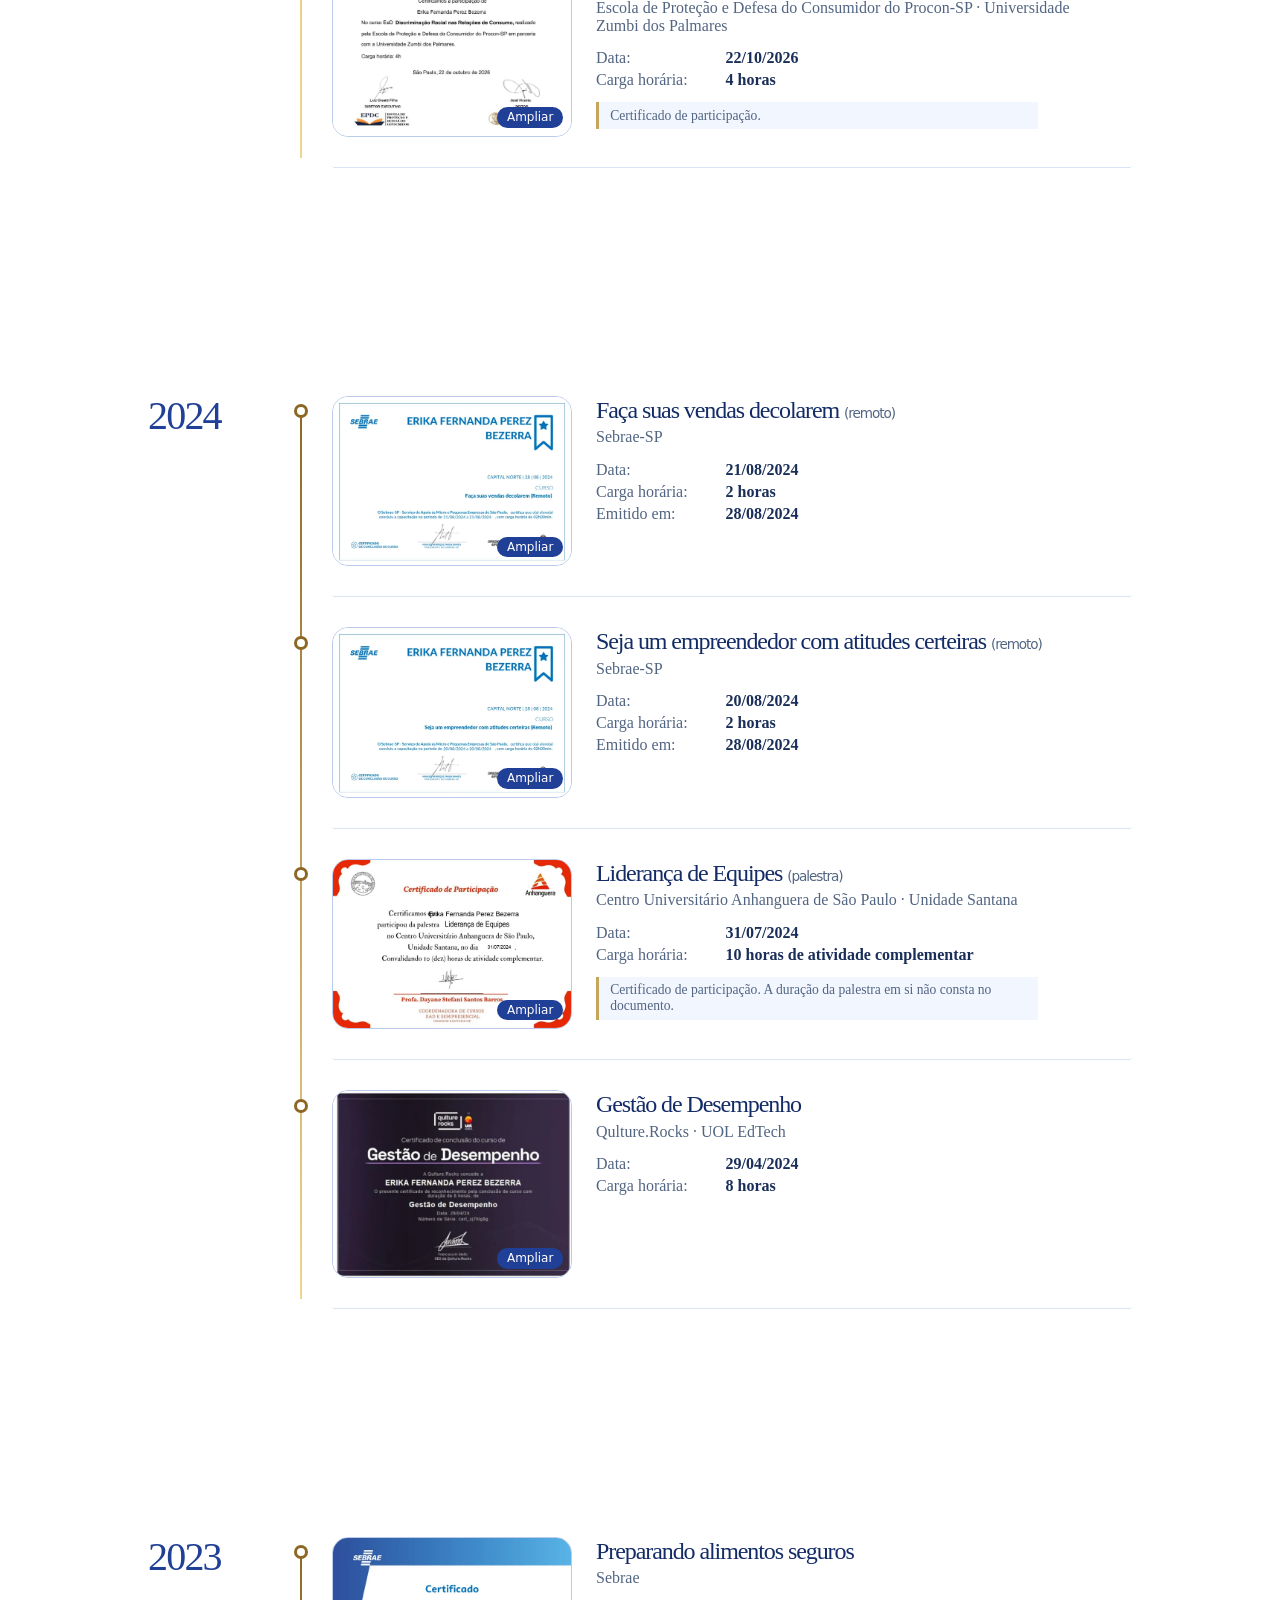
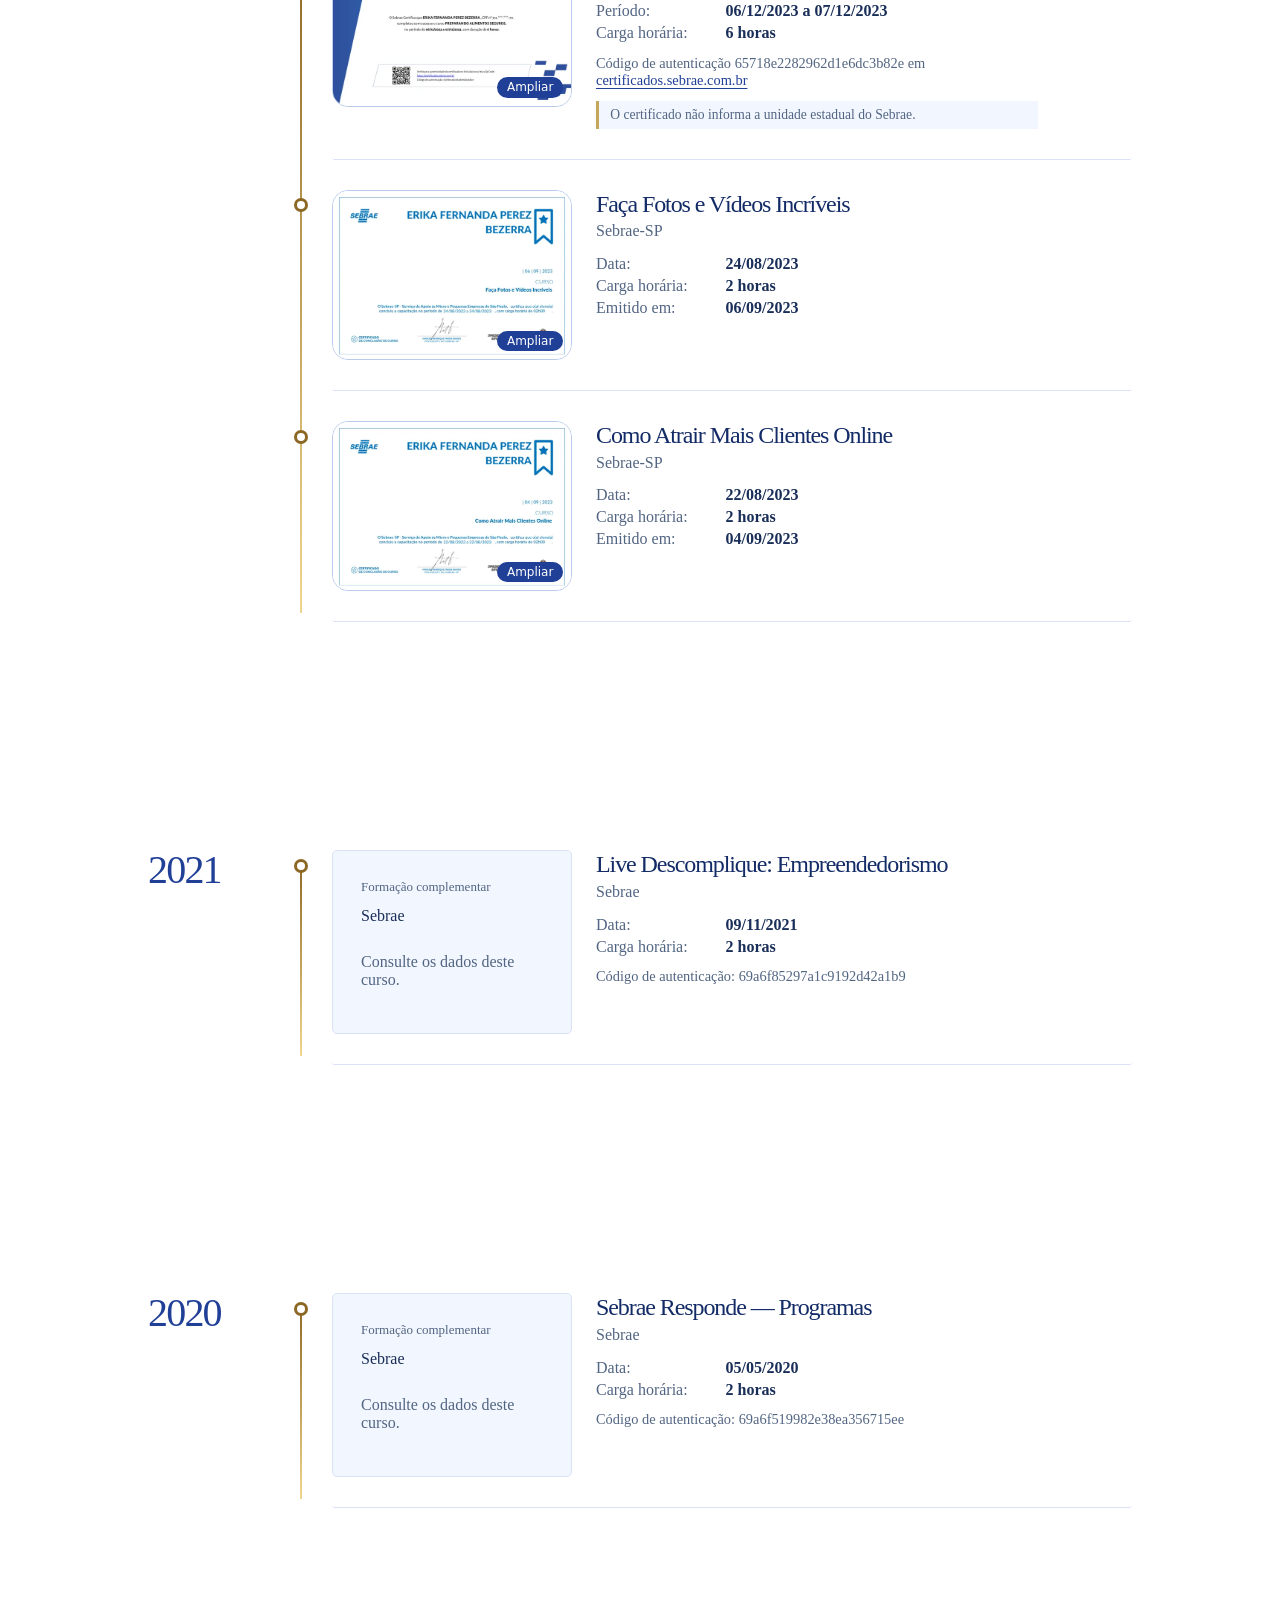
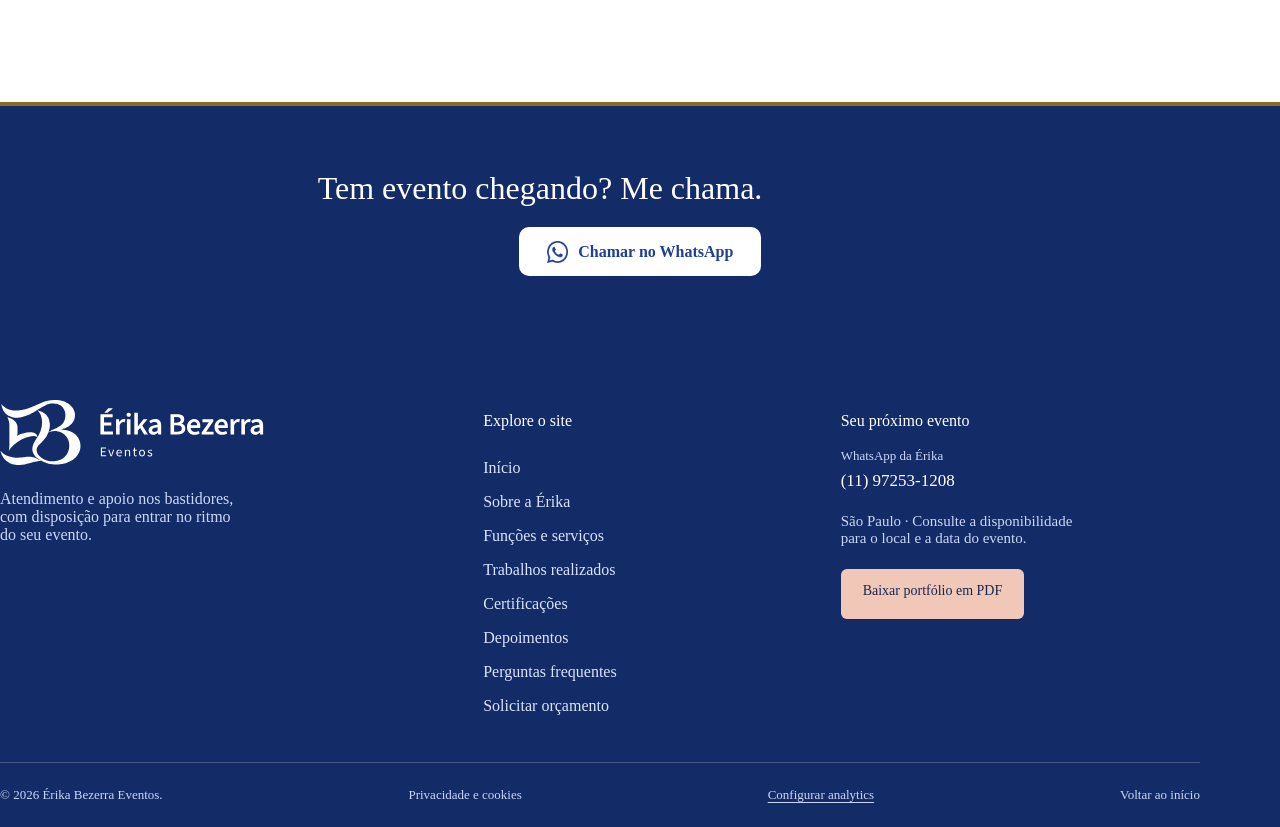
<file: certificacoes.html>
<!DOCTYPE html>
<html lang="pt-BR"><head>
<link rel="stylesheet" href="privacidade.css">

<meta charset="utf-8">
  <meta name="viewport" content="width=device-width, initial-scale=1, viewport-fit=cover">
  <title>Certificações | Érika Bezerra Eventos</title>
  <meta name="description" content="Cursos, capacitações e palestras concluídos por Érika Bezerra, do mais recente ao mais antigo: eventos, atendimento, vendas, segurança de alimentos e liderança.">
  <meta name="theme-color" content="#203F96">
  <meta property="og:type" content="website">
  <meta property="og:locale" content="pt_BR">
  <meta property="og:title" content="Certificações | Érika Bezerra Eventos">
  <meta property="og:description" content="Cursos e capacitações concluídos por Érika Bezerra, em linha do tempo.">
  <link rel="stylesheet" href="certificacoes.css">
<link rel="icon" href="img/marca/simbolo-eb.svg" type="image/svg+xml">
<link rel="apple-touch-icon" href="apple-touch-icon.png">
<link rel="canonical" href="https://erikabezerraeventos.com.br/certificacoes.html">
<meta property="og:url" content="https://erikabezerraeventos.com.br/certificacoes.html">
<meta property="og:image" content="https://erikabezerraeventos.com.br/img/og.jpg">
<link rel="stylesheet" href="whatsapp-icons.css">
<link rel="stylesheet" href="menu.css">
<script src="menu.js" defer=""></script>
<link rel="stylesheet" href="identidade.css">

<link rel="stylesheet" href="marca-azul.css">
<link rel="stylesheet" href="eventos-2026.css?v=20261023-orcamento">
<script src="efeitos-2026.js?v=20261023" defer></script></head>
<body class="page-certificacoes"><a class="skip-content" href="#conteudo">Pular para o conteúdo</a>
<header class="event-header" id="top"><div class="event-bar"><a class="event-brand" href="index.html" aria-label="Érika Bezerra Eventos, início"><img src="img/marca/logo-erika.svg" alt="Érika Bezerra Eventos" width="445" height="110"></a><nav class="event-desktop-nav" aria-label="Principal"><a href="index.html">Início</a><a href="funcoes.html">Serviços</a><a href="trabalhos.html">Trabalhos</a><a href="sobre.html">Sobre</a><a href="certificacoes.html" aria-current="page">Certificações</a><a class="btn fill" href="index.html#contato">Pedir orçamento</a></nav><div class="header-menu"><button class="menu-toggle" type="button" aria-label="Abrir menu de navegação" aria-expanded="false" aria-controls="menu-principal">Menu</button><nav class="menu-panel" id="menu-principal" aria-label="Navegação completa" hidden><a href="index.html">Início</a><a href="sobre.html">Sobre a Érika</a><a href="funcoes.html">Funções e serviços</a><a href="trabalhos.html">Trabalhos</a><a href="certificacoes.html" aria-current="page">Certificações</a><a href="depoimentos.html">Depoimentos</a><a href="index.html#duvidas">Perguntas frequentes</a><a href="index.html#contato">Solicitar orçamento</a><a class="menu-portfolio" href="portfolio-erika-bezerra.pdf" target="_blank" rel="noopener noreferrer" download>Baixar portfólio PDF</a></nav></div></div></header>

  <main id="conteudo">

    <section class="abertura">
      <div class="abertura__miolo">
        <h1>Certificações</h1>
        <p class="abertura__texto">Cursos e capacitações, dos mais recentes aos mais antigos. Toque nas imagens para ampliar e conferir os certificados.</p>
        <p class="abertura__total"><strong>18</strong> formações registradas · <strong>20</strong> certificados com imagem para ampliar</p>
      <nav class="certificate-years" aria-label="Ir para o ano da formação"><a href="#ano-2026">2026</a><a href="#ano-2024">2024</a><a href="#ano-2023">2023</a><a href="#ano-2021">2021</a><a href="#ano-2020">2020</a></nav></div>
    </section>

    <div class="linha">

      <!-- ===================== 2026 ===================== -->
      <section class="ano" aria-labelledby="ano-2026">
        <h2 class="ano__titulo" id="ano-2026">2026</h2>
        <ol class="itens"><li class="item" id="cert-2026-10-nao-se-cale"><button type="button" class="item__img" data-full="img/certificados/2026-10-nao-se-cale.png" data-legenda="Curso de Capacitação do Protocolo Não se Cale · Governo do Estado de São Paulo · 15 horas · 22/10/2026" aria-label="Ampliar certificado: Protocolo Não se Cale"><img src="img/certificados/2026-10-nao-se-cale.png" width="640" height="437" loading="lazy" alt="Certificado do Curso de Capacitação do Protocolo Não se Cale, emitido pelo Governo do Estado de São Paulo"></button><div class="item__texto"><h3>Protocolo Não se Cale</h3><p class="item__inst">Governo do Estado de São Paulo · UNIVESP</p><dl class="dados"><div><dt>Conclusão</dt><dd><time datetime="2026-10-22">22/10/2026</time></dd></div><div><dt>Carga horária</dt><dd>15 horas</dd></div></dl></div></li><li class="item" id="cert-2026-10-cerimonial"><button type="button" class="item__img" data-full="img/certificados/2026-10-cerimonial.webp" data-legenda="Cerimonial: conceitos, precedência e símbolos · Instituto Federal do Rio Grande do Sul (IFRS) · plataforma Aprenda Mais" aria-label="Ampliar certificado: Cerimonial: conceitos, precedência e símbolos"><img src="img/certificados/2026-10-cerimonial-thumb.webp" width="640" height="437" loading="lazy" alt="Certificado: Cerimonial: conceitos, precedência e símbolos, emitido por Instituto Federal do Rio Grande do Sul (IFRS) · plataforma Aprenda Mais"></button><div class="item__texto"><h3>Cerimonial: conceitos, precedência e símbolos</h3><p class="item__inst">Instituto Federal do Rio Grande do Sul (IFRS) · plataforma Aprenda Mais</p><dl class="dados"><div><dt>Período</dt><dd><time datetime="2026-10-13">13/10/2026</time> a <time datetime="2026-10-17">17/10/2026</time></dd></div><div><dt>Carga horária</dt><dd>20 horas</dd></div><div><dt>Aproveitamento</dt><dd>90,00%</dd></div></dl><p class="item__verif">Certificado digital nº cd384214-d1b1-4ba5-b2fc-2a2a26012291</p><p class="aviso">CPF ocultado na imagem.</p></div></li><li class="item" id="cert-2026-10-etiqueta-profissional"><button type="button" class="item__img" data-full="img/certificados/2026-10-etiqueta-profissional.webp" data-legenda="Etiqueta Profissional · Instituto Federal do Rio Grande do Sul (IFRS) · plataforma Aprenda Mais" aria-label="Ampliar certificado: Etiqueta Profissional"><img src="img/certificados/2026-10-etiqueta-profissional-thumb.webp" width="640" height="437" loading="lazy" alt="Certificado: Etiqueta Profissional, emitido por Instituto Federal do Rio Grande do Sul (IFRS) · plataforma Aprenda Mais"></button><div class="item__texto"><h3>Etiqueta Profissional</h3><p class="item__inst">Instituto Federal do Rio Grande do Sul (IFRS) · plataforma Aprenda Mais</p><dl class="dados"><div><dt>Período</dt><dd><time datetime="2026-10-12">12/10/2026</time> a <time datetime="2026-10-17">17/10/2026</time></dd></div><div><dt>Carga horária</dt><dd>20 horas</dd></div><div><dt>Aproveitamento</dt><dd>93,33%</dd></div></dl><p class="item__verif">Certificado digital nº b9482581-04bc-4358-bc84-20b3de673195</p><p class="aviso">CPF ocultado na imagem.</p></div></li><li class="item" id="cert-2026-10-eventos-conceitos"><button type="button" class="item__img" data-full="img/certificados/2026-10-eventos-conceitos.webp" data-legenda="Eventos: conceitos · Instituto Federal do Rio Grande do Sul (IFRS) · plataforma Aprenda Mais" aria-label="Ampliar certificado: Eventos: conceitos"><img src="img/certificados/2026-10-eventos-conceitos-thumb.webp" width="640" height="437" loading="lazy" alt="Certificado: Eventos: conceitos, emitido por Instituto Federal do Rio Grande do Sul (IFRS) · plataforma Aprenda Mais"></button><div class="item__texto"><h3>Eventos: conceitos</h3><p class="item__inst">Instituto Federal do Rio Grande do Sul (IFRS) · plataforma Aprenda Mais</p><dl class="dados"><div><dt>Período</dt><dd><time datetime="2026-10-12">12/10/2026</time> a <time datetime="2026-10-17">17/10/2026</time></dd></div><div><dt>Carga horária</dt><dd>20 horas</dd></div><div><dt>Aproveitamento</dt><dd>95,00%</dd></div></dl><p class="item__verif">Certificado digital nº 264edc23-62e0-4060-8500-5862c49f5d26</p><p class="aviso">CPF ocultado na imagem.</p></div></li><li class="item" id="cert-2026-10-marketing-eventos"><button type="button" class="item__img" data-full="img/certificados/2026-10-marketing-eventos.webp" data-legenda="Marketing em Eventos · Instituto Federal do Rio Grande do Sul (IFRS) · plataforma Aprenda Mais" aria-label="Ampliar certificado: Marketing em Eventos"><img src="img/certificados/2026-10-marketing-eventos-thumb.webp" width="640" height="437" loading="lazy" alt="Certificado: Marketing em Eventos, emitido por Instituto Federal do Rio Grande do Sul (IFRS) · plataforma Aprenda Mais"></button><div class="item__texto"><h3>Marketing em Eventos</h3><p class="item__inst">Instituto Federal do Rio Grande do Sul (IFRS) · plataforma Aprenda Mais</p><dl class="dados"><div><dt>Período</dt><dd><time datetime="2026-10-12">12/10/2026</time> a <time datetime="2026-10-17">17/10/2026</time></dd></div><div><dt>Carga horária</dt><dd>30 horas</dd></div><div><dt>Aproveitamento</dt><dd>89,44%</dd></div></dl><p class="item__verif">Certificado digital nº c4ca91de-f900-41f9-b341-b88d756d0326</p><p class="aviso">CPF ocultado na imagem.</p></div></li>

          <li class="item" id="cert-2026-10-agenciamento-turistico"><button type="button" class="item__img" data-full="img/certificados/2026-10-agenciamento-turistico.webp" data-legenda="Agenciamento Turístico e Hospitalidade — IFRS — 12/10/2026" aria-label="Ampliar certificado: Agenciamento Turístico e Hospitalidade"><img src="img/certificados/2026-10-agenciamento-turistico-thumb.webp" width="640" height="438" loading="lazy" alt="Certificado do curso Agenciamento Turístico e Hospitalidade, emitido pelo Instituto Federal do Rio Grande do Sul"></button><div class="item__texto"><h3>Agenciamento Turístico e Hospitalidade</h3><p class="item__inst">Instituto Federal do Rio Grande do Sul (IFRS) · plataforma Aprenda Mais</p><dl class="dados"><div><dt>Período</dt><dd><time datetime="2026-10-05">05/10/2026</time> a <time datetime="2026-10-12">12/10/2026</time></dd></div><div><dt>Carga horária</dt><dd>20 horas</dd></div><div><dt>Aproveitamento</dt><dd>80,22%</dd></div></dl><p class="item__verif">Certificado digital nº 3c63a74e-e82c-490d-a15d-30f4284464dd</p><p class="aviso">CPF ocultado na imagem.</p></div></li><li class="item" id="cert-2026-10-captacao-eventos"><button type="button" class="item__img" data-full="img/certificados/2026-10-captacao-eventos.webp" data-legenda="Captação de Eventos — IFRS — 12/10/2026" aria-label="Ampliar certificado: Captação de Eventos"><img src="img/certificados/2026-10-captacao-eventos-thumb.webp" width="640" height="438" loading="lazy" alt="Certificado do curso Captação de Eventos, emitido pelo Instituto Federal do Rio Grande do Sul"></button><div class="item__texto"><h3>Captação de Eventos</h3><p class="item__inst">Instituto Federal do Rio Grande do Sul (IFRS) · plataforma Aprenda Mais</p><dl class="dados"><div><dt>Período</dt><dd><time datetime="2026-10-07">07/10/2026</time> a <time datetime="2026-10-12">12/10/2026</time></dd></div><div><dt>Carga horária</dt><dd>20 horas</dd></div><div><dt>Aproveitamento</dt><dd>95,00%</dd></div></dl><p class="item__verif">Certificado digital nº 4341d612-922d-4314-a30b-703794e14a71</p><p class="aviso">CPF ocultado na imagem.</p></div></li><li class="item" id="cert-2026-10-planejamento-eventos">
            <button type="button" class="item__img" data-full="img/certificados/2026-10-planejamento-eventos.webp" data-legenda="Planejamento, Organização e Execução de Eventos · IFRS · 05/10/2026" aria-label="Ampliar certificado: Planejamento, Organização e Execução de Eventos">
              <img src="img/certificados/2026-10-planejamento-eventos-thumb.webp" width="640" height="438" loading="lazy" alt="Certificado do curso Planejamento, Organização e Execução de Eventos, emitido pelo Instituto Federal do Rio Grande do Sul">
            </button>
            <div class="item__texto">
              <h3>Planejamento, Organização e Execução de Eventos</h3>
              <p class="item__inst">Instituto Federal do Rio Grande do Sul (IFRS) · plataforma Aprenda Mais</p>
              <dl class="dados">
                <div><dt>Período</dt><dd><time datetime="2026-09-23">23/09/2026</time> a <time datetime="2026-10-05">05/10/2026</time></dd></div>
                <div><dt>Carga horária</dt><dd>30 horas</dd></div>
                <div><dt>Aproveitamento</dt><dd>87,50%</dd></div>
              </dl>
              <p class="item__detalhe">Conteúdo: tipos de eventos; planejamento e finalização.</p>
              <p class="item__verif">Certificado digital nº 2a305351-9ff7-46e9-9598-632005821b15</p>
              <p class="aviso">CPF ocultado na imagem.</p>
            </div>
          </li>

          <li class="item" id="cert-2026-10-inovacao-crescimento">
            <button type="button" class="item__img" data-full="img/certificados/2026-10-inovacao-crescimento.webp" data-legenda="Inovação e possibilidades de crescimento · Sebrae-SP · 05/10/2026" aria-label="Ampliar certificado: Inovação e possibilidades de crescimento">
              <img src="img/certificados/2026-10-inovacao-crescimento-thumb.webp" width="640" height="453" loading="lazy" alt="Certificado da capacitação Inovação e possibilidades de crescimento, emitido pelo Sebrae-SP">
            </button>
            <div class="item__texto">
              <h3>Inovação e possibilidades de crescimento</h3>
              <p class="item__inst">Sebrae-SP</p>
              <dl class="dados">
                <div><dt>Período</dt><dd><time datetime="2026-10-04">04/10/2026</time> a <time datetime="2026-10-05">05/10/2026</time></dd></div>
                <div><dt>Carga horária</dt><dd>2 horas</dd></div>
              </dl>
              <p class="item__detalhe">Conteúdo: o que é inovação; em que inovar na empresa; ferramentas de análise e implementação; ganhos com a inovação.</p>
              <p class="item__verif"><a href="https://digital.sebraesp.com.br/certificado/c0636ba5b741f7695843efa638c4aaae" rel="noopener" target="_blank">Verificar autenticidade no Sebrae-SP</a></p>
            </div>
          </li>

        <li class="item" id="cert-2026-10-boas-praticas-alimentacao"><button type="button" class="item__img" data-full="img/certificados/2026-10-boas-praticas-alimentacao.jpg" data-legenda="Trilha Boas Práticas nos Serviços de Alimentação · Sebrae · 21 a 22/10/2026" aria-label="Ampliar certificado: Boas Práticas nos Serviços de Alimentação"><img src="img/certificados/2026-10-boas-praticas-alimentacao.jpg" width="640" height="453" loading="lazy" alt="Certificado Sebrae da trilha Boas Práticas nos Serviços de Alimentação"></button><div class="item__texto"><h3>Boas Práticas nos Serviços de Alimentação</h3><p class="item__inst">Sebrae</p><dl class="dados"><div><dt>Período</dt><dd><time datetime="2026-10-21">21/10/2026</time> a <time datetime="2026-10-22">22/10/2026</time></dd></div><div><dt>Carga horária</dt><dd>20 horas</dd></div></dl><p class="item__verif">Código de autenticação: 6ad92c2d6f25d2656362562b</p><p class="aviso">CPF ocultado na imagem.</p></div></li><li class="item" id="cert-2026-10-discriminacao-racial-consumo"><button type="button" class="item__img" data-full="img/certificados/2026-10-discriminacao-racial-consumo.jpg" data-legenda="Discriminação Racial nas Relações de Consumo · Procon-SP e Universidade Zumbi dos Palmares · 22/10/2026" aria-label="Ampliar certificado: Discriminação Racial nas Relações de Consumo"><img src="img/certificados/2026-10-discriminacao-racial-consumo.jpg" width="640" height="453" loading="lazy" alt="Certificado do curso Discriminação Racial nas Relações de Consumo, do Procon-SP e Universidade Zumbi dos Palmares"></button><div class="item__texto"><h3>Discriminação Racial nas Relações de Consumo</h3><p class="item__inst">Escola de Proteção e Defesa do Consumidor do Procon-SP · Universidade Zumbi dos Palmares</p><dl class="dados"><div><dt>Data</dt><dd><time datetime="2026-10-22">22/10/2026</time></dd></div><div><dt>Carga horária</dt><dd>4 horas</dd></div></dl><p class="aviso">Certificado de participação.</p></div></li></ol>
      </section>

      <!-- ===================== 2024 ===================== -->
      <section class="ano" aria-labelledby="ano-2024">
        <h2 class="ano__titulo" id="ano-2024">2024</h2>
        <ol class="itens">

          <li class="item" id="cert-2024-08-vendas-decolarem">
            <button type="button" class="item__img" data-full="img/certificados/2024-08-vendas-decolarem.webp" data-legenda="Faça suas vendas decolarem (Remoto) · Sebrae-SP · 21/08/2024" aria-label="Ampliar certificado: Faça suas vendas decolarem">
              <img src="img/certificados/2024-08-vendas-decolarem-thumb.webp" width="640" height="453" loading="lazy" alt="Certificado do curso Faça suas vendas decolarem, emitido pelo Sebrae-SP">
            </button>
            <div class="item__texto">
              <h3>Faça suas vendas decolarem <span class="item__modo">(remoto)</span></h3>
              <p class="item__inst">Sebrae-SP</p>
              <dl class="dados">
                <div><dt>Data</dt><dd><time datetime="2024-08-21">21/08/2024</time></dd></div>
                <div><dt>Carga horária</dt><dd>2 horas</dd></div>
                <div><dt>Emitido em</dt><dd><time datetime="2024-08-28">28/08/2024</time></dd></div>
              </dl>
            </div>
          </li>

          <li class="item" id="cert-2024-08-empreendedor-atitudes">
            <button type="button" class="item__img" data-full="img/certificados/2024-08-empreendedor-atitudes.webp" data-legenda="Seja um empreendedor com atitudes certeiras (Remoto) · Sebrae-SP · 20/08/2024" aria-label="Ampliar certificado: Seja um empreendedor com atitudes certeiras">
              <img src="img/certificados/2024-08-empreendedor-atitudes-thumb.webp" width="640" height="453" loading="lazy" alt="Certificado do curso Seja um empreendedor com atitudes certeiras, emitido pelo Sebrae-SP">
            </button>
            <div class="item__texto">
              <h3>Seja um empreendedor com atitudes certeiras <span class="item__modo">(remoto)</span></h3>
              <p class="item__inst">Sebrae-SP</p>
              <dl class="dados">
                <div><dt>Data</dt><dd><time datetime="2024-08-20">20/08/2024</time></dd></div>
                <div><dt>Carga horária</dt><dd>2 horas</dd></div>
                <div><dt>Emitido em</dt><dd><time datetime="2024-08-28">28/08/2024</time></dd></div>
              </dl>
            </div>
          </li>

          <li class="item" id="cert-2024-07-lideranca-de-equipes">
            <button type="button" class="item__img" data-full="img/certificados/2024-07-lideranca-de-equipes.webp" data-legenda="Palestra Liderança de Equipes · Anhanguera, Unidade Santana · 31/07/2024" aria-label="Ampliar certificado: palestra Liderança de Equipes">
              <img src="img/certificados/2024-07-lideranca-de-equipes-thumb.webp" width="640" height="453" loading="lazy" alt="Certificado de participação na palestra Liderança de Equipes, do Centro Universitário Anhanguera de São Paulo">
            </button>
            <div class="item__texto">
              <h3>Liderança de Equipes <span class="item__modo">(palestra)</span></h3>
              <p class="item__inst">Centro Universitário Anhanguera de São Paulo · Unidade Santana</p>
              <dl class="dados">
                <div><dt>Data</dt><dd><time datetime="2024-07-31">31/07/2024</time></dd></div>
                <div><dt>Carga horária</dt><dd>10 horas de atividade complementar</dd></div>
              </dl>
              <p class="aviso">Certificado de participação. A duração da palestra em si não consta no documento.</p>
            </div>
          </li>

        <li class="item" id="cert-2024-04-gestao-desempenho"><button type="button" class="item__img" data-full="img/certificados/2024-04-gestao-desempenho.webp" data-legenda="Gestão de Desempenho · Qulture.Rocks · UOL EdTech" aria-label="Ampliar certificado: Gestão de Desempenho"><img src="img/certificados/2024-04-gestao-desempenho-thumb.webp" width="640" height="499" loading="lazy" alt="Certificado: Gestão de Desempenho, emitido por Qulture.Rocks · UOL EdTech"></button><div class="item__texto"><h3>Gestão de Desempenho</h3><p class="item__inst">Qulture.Rocks · UOL EdTech</p><dl class="dados"><div><dt>Data</dt><dd><time datetime="2024-04-29">29/04/2024</time></dd></div><div><dt>Carga horária</dt><dd>8 horas</dd></div></dl></div></li></ol>
      </section>

      <!-- ===================== 2023 ===================== -->
      <section class="ano" aria-labelledby="ano-2023">
        <h2 class="ano__titulo" id="ano-2023">2023</h2>
        <ol class="itens">

          <li class="item" id="cert-2023-12-alimentos-seguros">
            <button type="button" class="item__img" data-full="img/certificados/2023-12-alimentos-seguros.webp" data-legenda="Preparando alimentos seguros · Sebrae · 07/12/2023" aria-label="Ampliar certificado: Preparando alimentos seguros">
              <img src="img/certificados/2023-12-alimentos-seguros-thumb.webp" width="640" height="452" loading="lazy" alt="Certificado do curso Preparando alimentos seguros, emitido pelo Sebrae">
            </button>
            <div class="item__texto">
              <h3>Preparando alimentos seguros</h3>
              <p class="item__inst">Sebrae</p>
              <dl class="dados">
                <div><dt>Período</dt><dd><time datetime="2023-12-06">06/12/2023</time> a <time datetime="2023-12-07">07/12/2023</time></dd></div>
                <div><dt>Carga horária</dt><dd>6 horas</dd></div>
              </dl>
              <p class="item__verif">Código de autenticação 65718e2282962d1e6dc3b82e em <a href="https://certificados.sebrae.com.br" rel="noopener" target="_blank">certificados.sebrae.com.br</a></p>
              <p class="aviso">O certificado não informa a unidade estadual do Sebrae.</p>
            </div>
          </li>

          <li class="item" id="cert-2023-08-fotos-e-videos">
            <button type="button" class="item__img" data-full="img/certificados/2023-08-fotos-e-videos.webp" data-legenda="Faça Fotos e Vídeos Incríveis · Sebrae-SP · 24/08/2023" aria-label="Ampliar certificado: Faça Fotos e Vídeos Incríveis">
              <img src="img/certificados/2023-08-fotos-e-videos-thumb.webp" width="640" height="453" loading="lazy" alt="Certificado do curso Faça Fotos e Vídeos Incríveis, emitido pelo Sebrae-SP">
            </button>
            <div class="item__texto">
              <h3>Faça Fotos e Vídeos Incríveis</h3>
              <p class="item__inst">Sebrae-SP</p>
              <dl class="dados">
                <div><dt>Data</dt><dd><time datetime="2023-08-24">24/08/2023</time></dd></div>
                <div><dt>Carga horária</dt><dd>2 horas</dd></div>
                <div><dt>Emitido em</dt><dd><time datetime="2023-09-06">06/09/2023</time></dd></div>
              </dl>
            </div>
          </li>

          <li class="item" id="cert-2023-08-como-atrair-clientes">
            <button type="button" class="item__img" data-full="img/certificados/2023-08-como-atrair-clientes.webp" data-legenda="Como Atrair Mais Clientes Online · Sebrae-SP · 22/08/2023" aria-label="Ampliar certificado: Como Atrair Mais Clientes Online">
              <img src="img/certificados/2023-08-como-atrair-clientes-thumb.webp" width="640" height="453" loading="lazy" alt="Certificado do curso Como Atrair Mais Clientes Online, emitido pelo Sebrae-SP">
            </button>
            <div class="item__texto">
              <h3>Como Atrair Mais Clientes Online</h3>
              <p class="item__inst">Sebrae-SP</p>
              <dl class="dados">
                <div><dt>Data</dt><dd><time datetime="2023-08-22">22/08/2023</time></dd></div>
                <div><dt>Carga horária</dt><dd>2 horas</dd></div>
                <div><dt>Emitido em</dt><dd><time datetime="2023-09-04">04/09/2023</time></dd></div>
              </dl>
            </div>
          </li>

        </ol>
      </section>

<section class="ano" aria-labelledby="ano-2021"><h2 class="ano__titulo" id="ano-2021">2021</h2><ol class="itens"><li class="item" id="cert-2021-11-descomplique-empreendedorismo"><div class="cert-record"><span>Formação complementar</span><strong>Sebrae</strong><p>Consulte os dados deste curso.</p></div><div class="item__texto"><h3>Live Descomplique: Empreendedorismo</h3><p class="item__inst">Sebrae</p><dl class="dados"><div><dt>Data</dt><dd><time datetime="2021-11-09">09/11/2021</time></dd></div><div><dt>Carga horária</dt><dd>2 horas</dd></div></dl><p class="item__verif">Código de autenticação: 69a6f85297a1c9192d42a1b9</p></div></li></ol></section><section class="ano" aria-labelledby="ano-2020"><h2 class="ano__titulo" id="ano-2020">2020</h2><ol class="itens"><li class="item" id="cert-2020-05-sebrae-responde"><div class="cert-record"><span>Formação complementar</span><strong>Sebrae</strong><p>Consulte os dados deste curso.</p></div><div class="item__texto"><h3>Sebrae Responde — Programas</h3><p class="item__inst">Sebrae</p><dl class="dados"><div><dt>Data</dt><dd><time datetime="2020-05-05">05/05/2020</time></dd></div><div><dt>Carga horária</dt><dd>2 horas</dd></div></dl><p class="item__verif">Código de autenticação: 69a6f519982e38ea356715ee</p></div></li></ol></section>    </div>

    <section class="fecho">
      <p>Tem evento chegando? Me chama.</p>
      <a class="fecho__botao" href="https://wa.me/5511972531208?text=Ol%C3%A1%2C%20%C3%89rika!%20Vim%20pelo%20site%20e%20gostaria%20de%20falar%20sobre%20um%20evento." rel="noopener" target="_blank"><span class="ic whatsapp-icon" aria-hidden="true"></span>Chamar no WhatsApp</a>
    </section>

  </main>

  <footer class="event-footer" id="rodape"><div class="wrap event-footer-grid"><div class="footer-about"><a class="event-brand" href="index.html" aria-label="Érika Bezerra Eventos, início"><img src="img/marca/logo-erika-claro.svg" alt="Érika Bezerra Eventos" width="445" height="110" loading="lazy"></a><p>Atendimento e apoio nos bastidores, com disposição para entrar no ritmo do seu evento.</p></div><nav aria-label="Páginas e seções do site"><h2>Explore o site</h2><a href="index.html">Início</a><a href="sobre.html">Sobre a Érika</a><a href="funcoes.html">Funções e serviços</a><a href="trabalhos.html">Trabalhos realizados</a><a href="certificacoes.html">Certificações</a><a href="depoimentos.html">Depoimentos</a><a href="index.html#duvidas">Perguntas frequentes</a><a href="index.html#contato">Solicitar orçamento</a></nav><div class="footer-contact"><h2>Seu próximo evento</h2><a href="https://wa.me/5511972531208" target="_blank" rel="noopener noreferrer"><span>WhatsApp da Érika</span>(11) 97253-1208</a><p class="footer-local">São Paulo · Consulte a disponibilidade para o local e a data do evento.</p><a class="btn" href="portfolio-erika-bezerra.pdf" target="_blank" rel="noopener noreferrer" download>Baixar portfólio em PDF</a></div></div><div class="wrap footer-bottom"><p>© 2026 Érika Bezerra Eventos.</p><a href="#top">Voltar ao início</a></div></footer>

  <!-- Imagem ampliada -->
  <dialog class="ampliada" id="ampliada" aria-label="Certificado ampliado">
    <figure>
      <img id="ampliada-img" alt="">
      <figcaption id="ampliada-legenda"></figcaption>
    </figure>
    <div class="ampliada__comandos">
      <button type="button" id="ampliada-ant" aria-label="Certificado anterior">‹</button>
      <button type="button" id="ampliada-fechar" aria-label="Fechar">Fechar</button>
      <button type="button" id="ampliada-prox" aria-label="Próximo certificado">›</button>
    </div>
  </dialog>

  <script src="certificacoes.js"></script>


<script defer src="consentimento.js"></script>
</body></html>
</file>
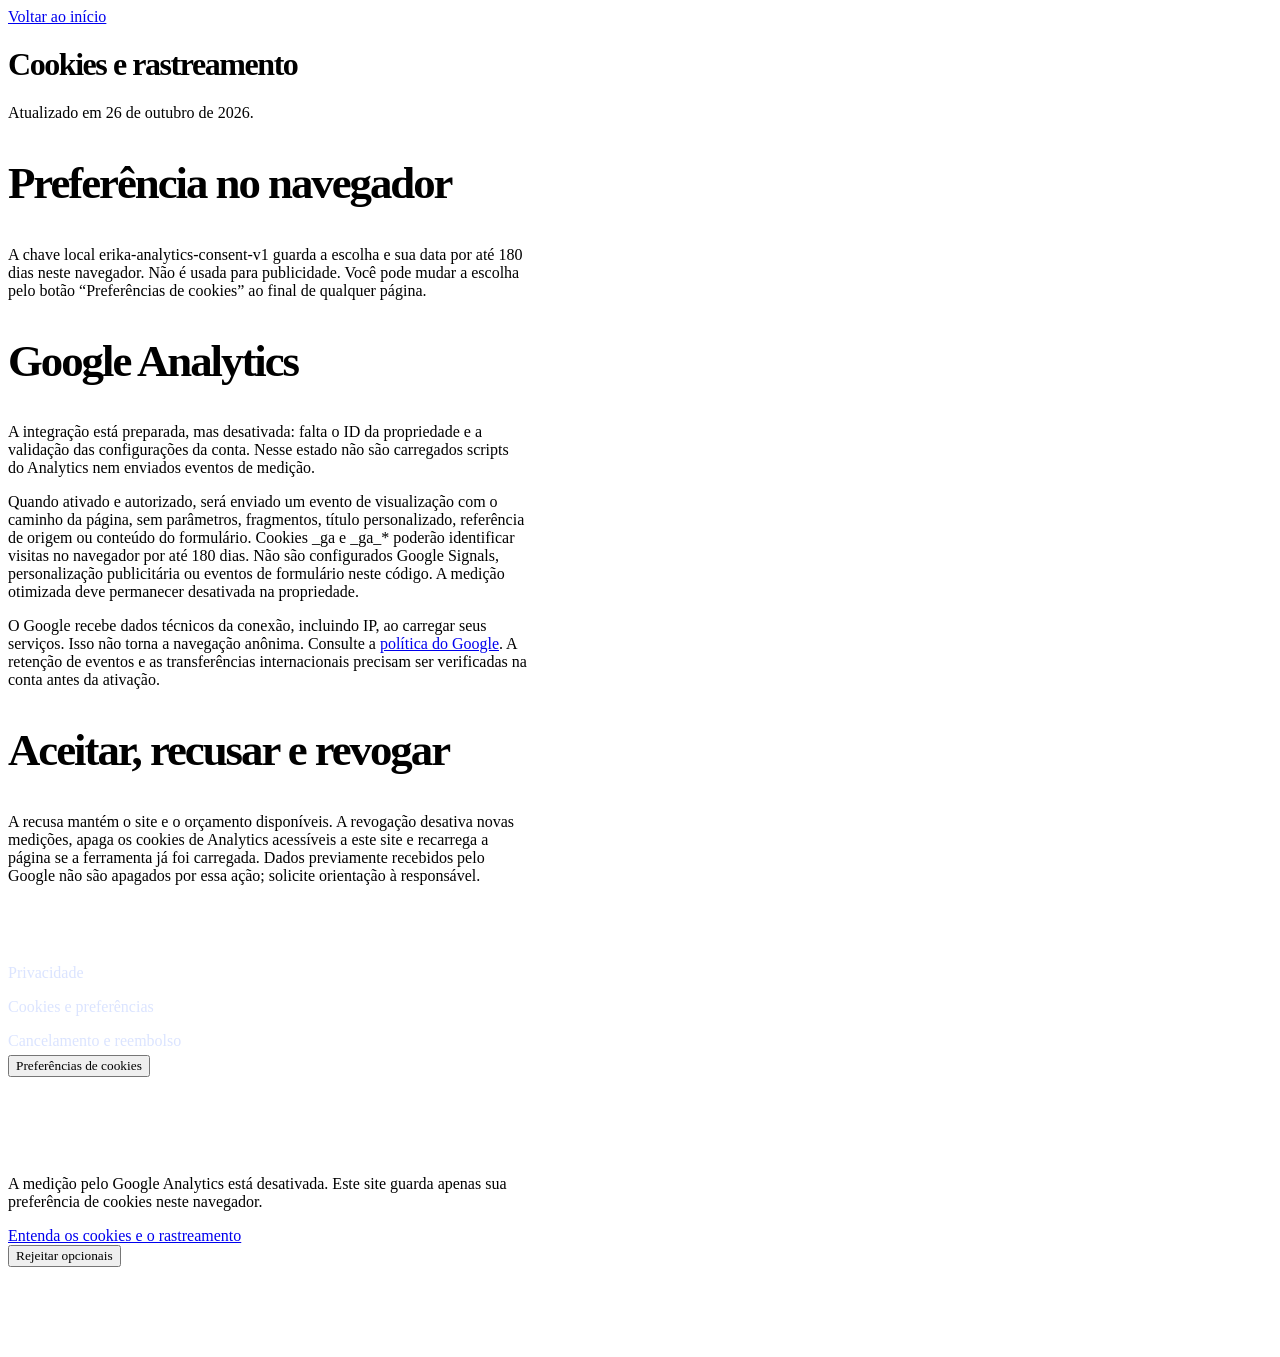
<file: cookies.html>
<!doctype html><html lang="pt-BR"><head><meta charset="utf-8"><meta name="viewport" content="width=device-width,initial-scale=1"><title>Cookies e rastreamento | Érika Bezerra Eventos</title><link rel="stylesheet" href="eventos-2026.css"><link rel="stylesheet" href="privacidade.css"><script src="analytics-config.js" defer></script><script src="privacidade.js" defer></script></head><body><a class="skip-content" href="#conteudo">Pular para o conteúdo</a><main id="conteudo" class="legal-page" tabindex="-1"><a href="index.html">Voltar ao início</a><h1>Cookies e rastreamento</h1><p>Atualizado em 26 de outubro de 2026.</p><h2>Preferência no navegador</h2><p>A chave local erika-analytics-consent-v1 guarda a escolha e sua data por até 180 dias neste navegador. Não é usada para publicidade. Você pode mudar a escolha pelo botão “Preferências de cookies” ao final de qualquer página.</p><h2>Google Analytics</h2><p>A integração está preparada, mas desativada: falta o ID da propriedade e a validação das configurações da conta. Nesse estado não são carregados scripts do Analytics nem enviados eventos de medição.</p><p>Quando ativado e autorizado, será enviado um evento de visualização com o caminho da página, sem parâmetros, fragmentos, título personalizado, referência de origem ou conteúdo do formulário. Cookies _ga e _ga_* poderão identificar visitas no navegador por até 180 dias. Não são configurados Google Signals, personalização publicitária ou eventos de formulário neste código. A medição otimizada deve permanecer desativada na propriedade.</p><p>O Google recebe dados técnicos da conexão, incluindo IP, ao carregar seus serviços. Isso não torna a navegação anônima. Consulte a <a href="https://policies.google.com/privacy">política do Google</a>. A retenção de eventos e as transferências internacionais precisam ser verificadas na conta antes da ativação.</p><h2>Aceitar, recusar e revogar</h2><p>A recusa mantém o site e o orçamento disponíveis. A revogação desativa novas medições, apaga os cookies de Analytics acessíveis a este site e recarrega a página se a ferramenta já foi carregada. Dados previamente recebidos pelo Google não são apagados por essa ação; solicite orientação à responsável.</p></main><footer class="event-footer"><nav class="legal-links" aria-label="Privacidade e condições"><a href="privacidade.html">Privacidade</a><a href="cookies.html">Cookies e preferências</a><a href="cancelamento.html">Cancelamento e reembolso</a></nav></footer></body></html>
</file>
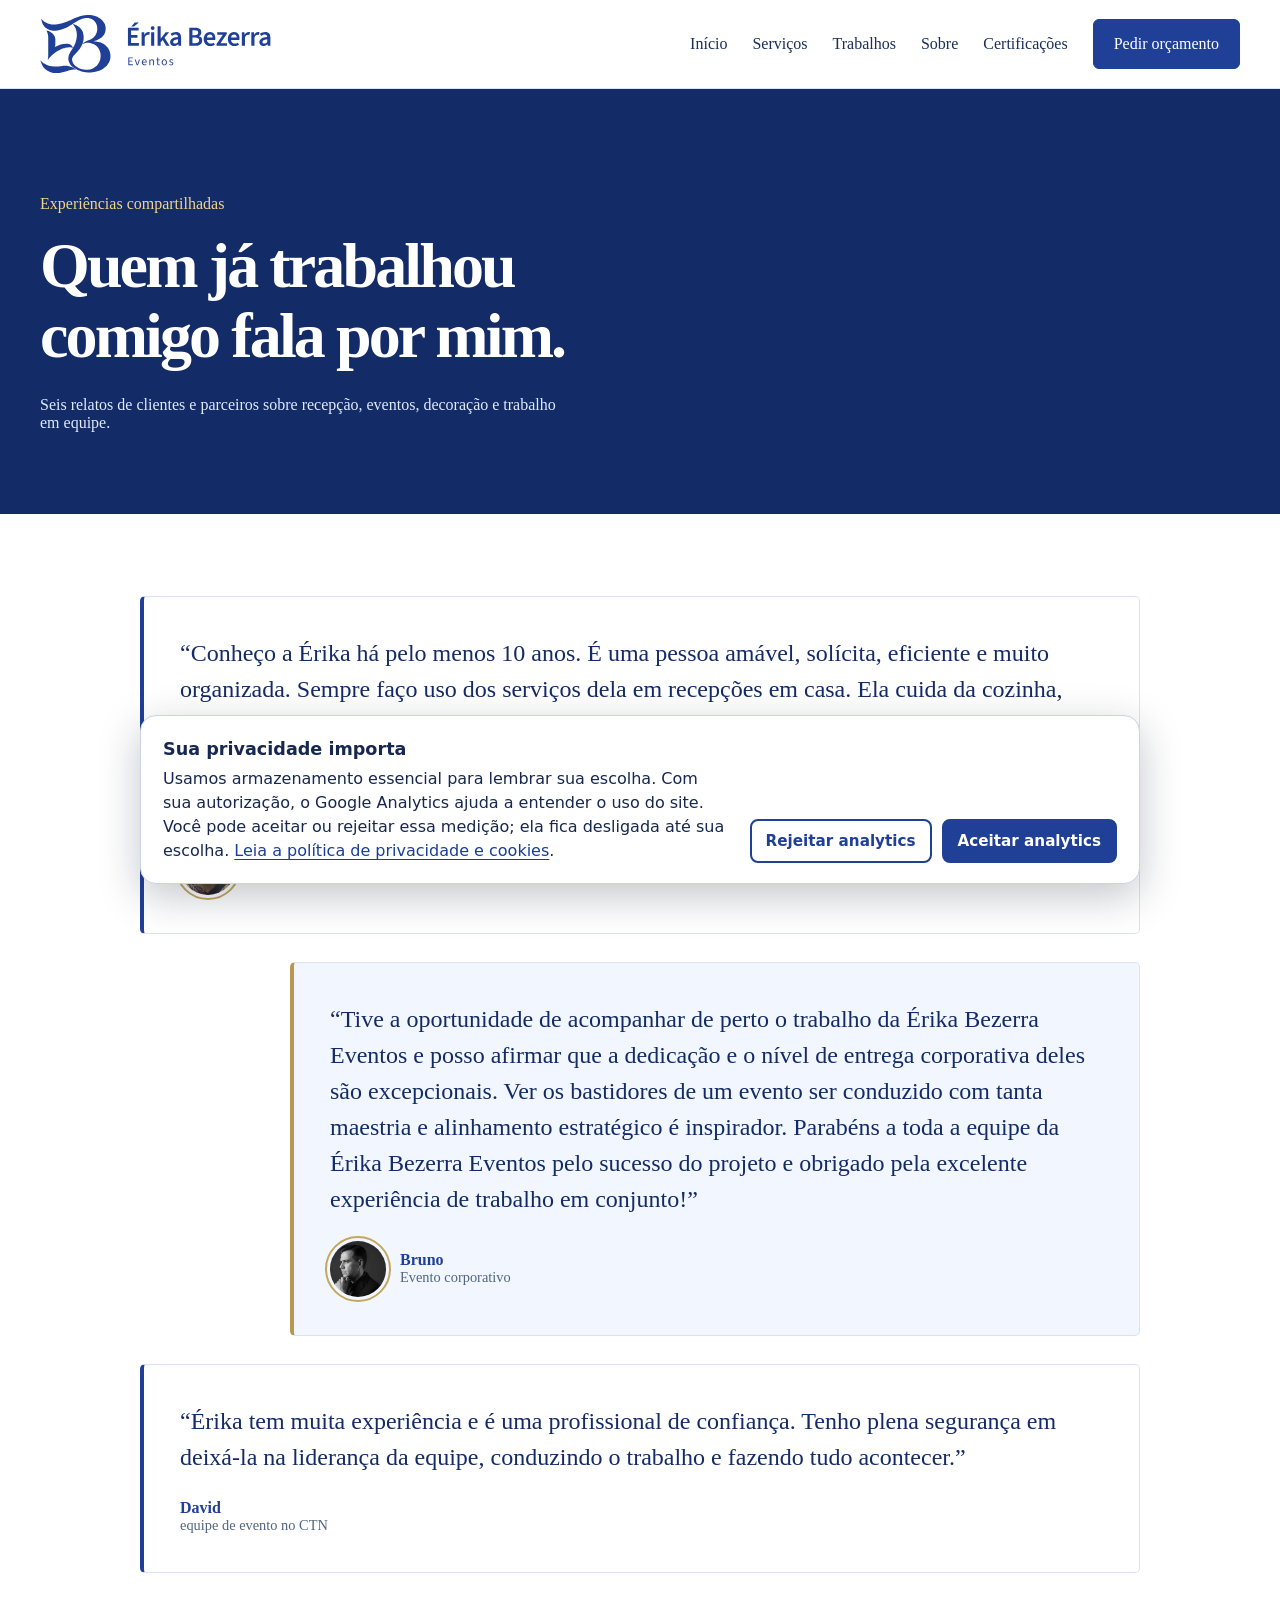
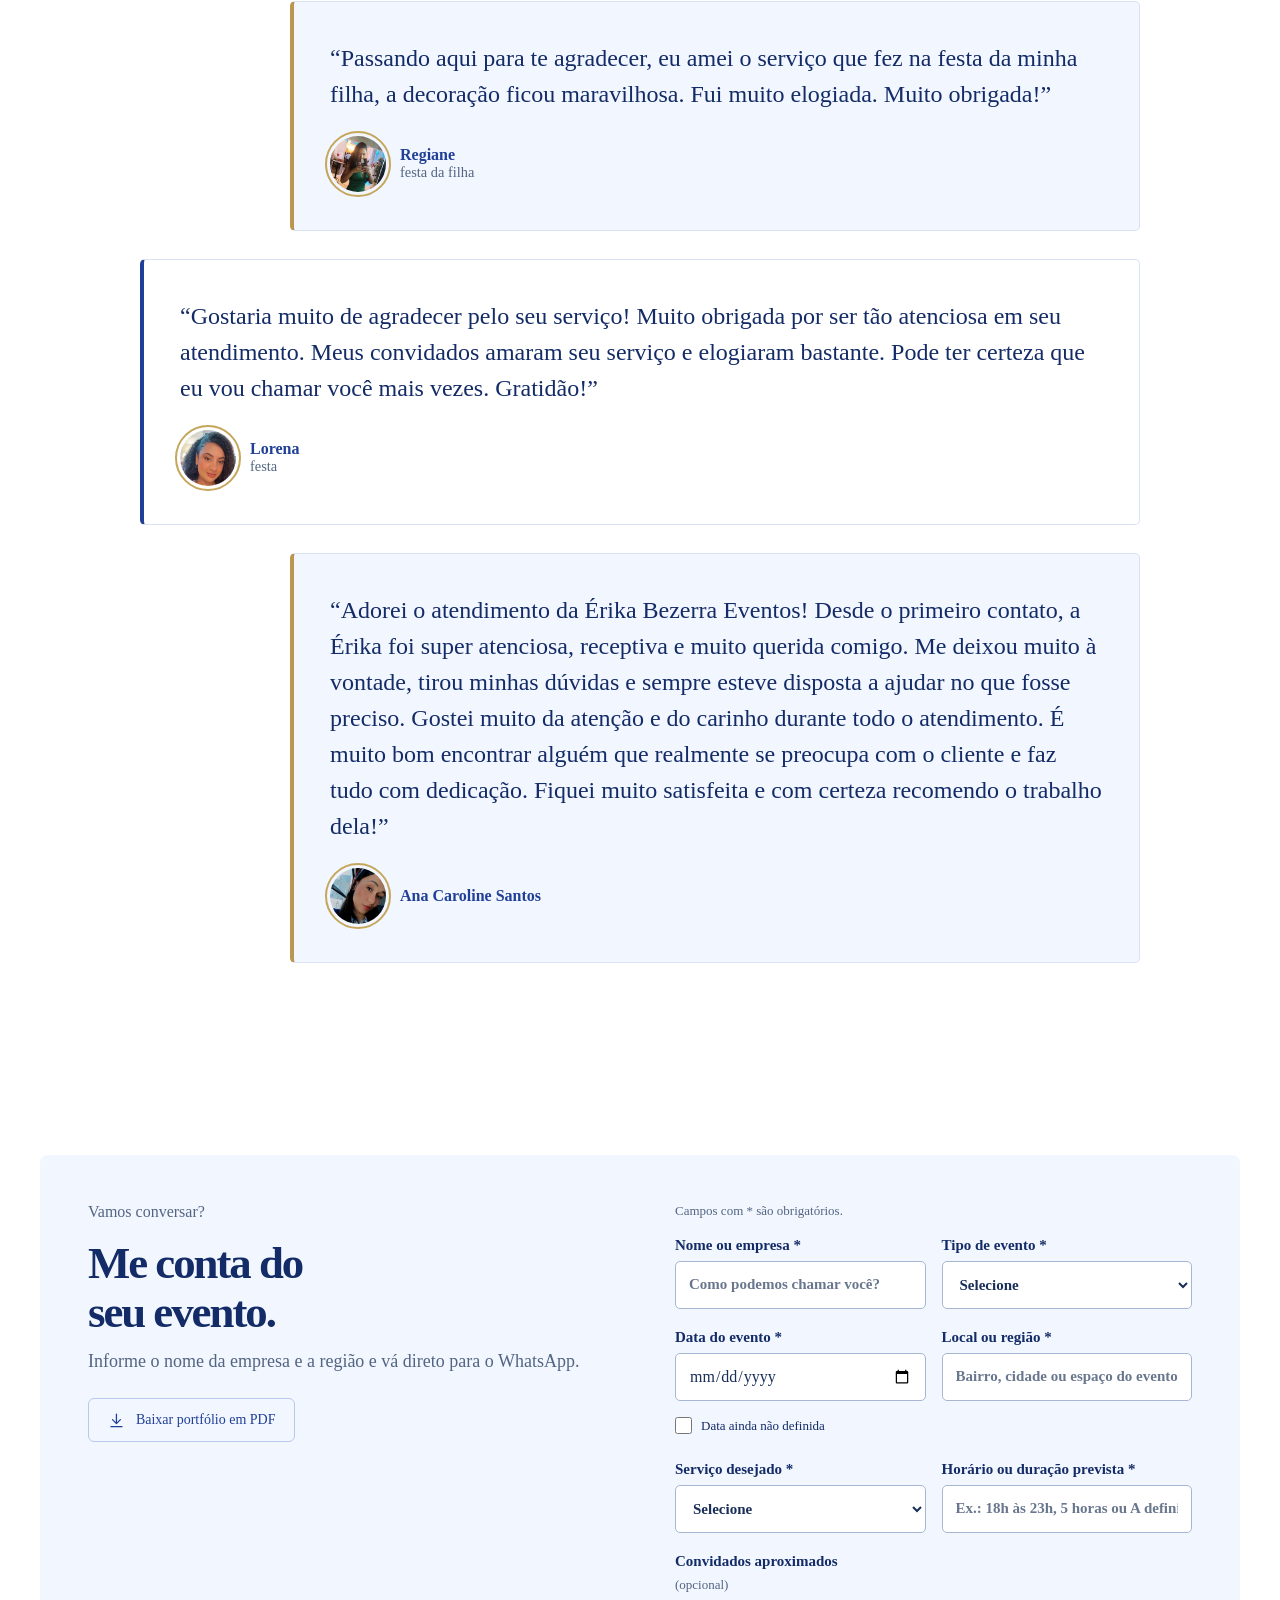
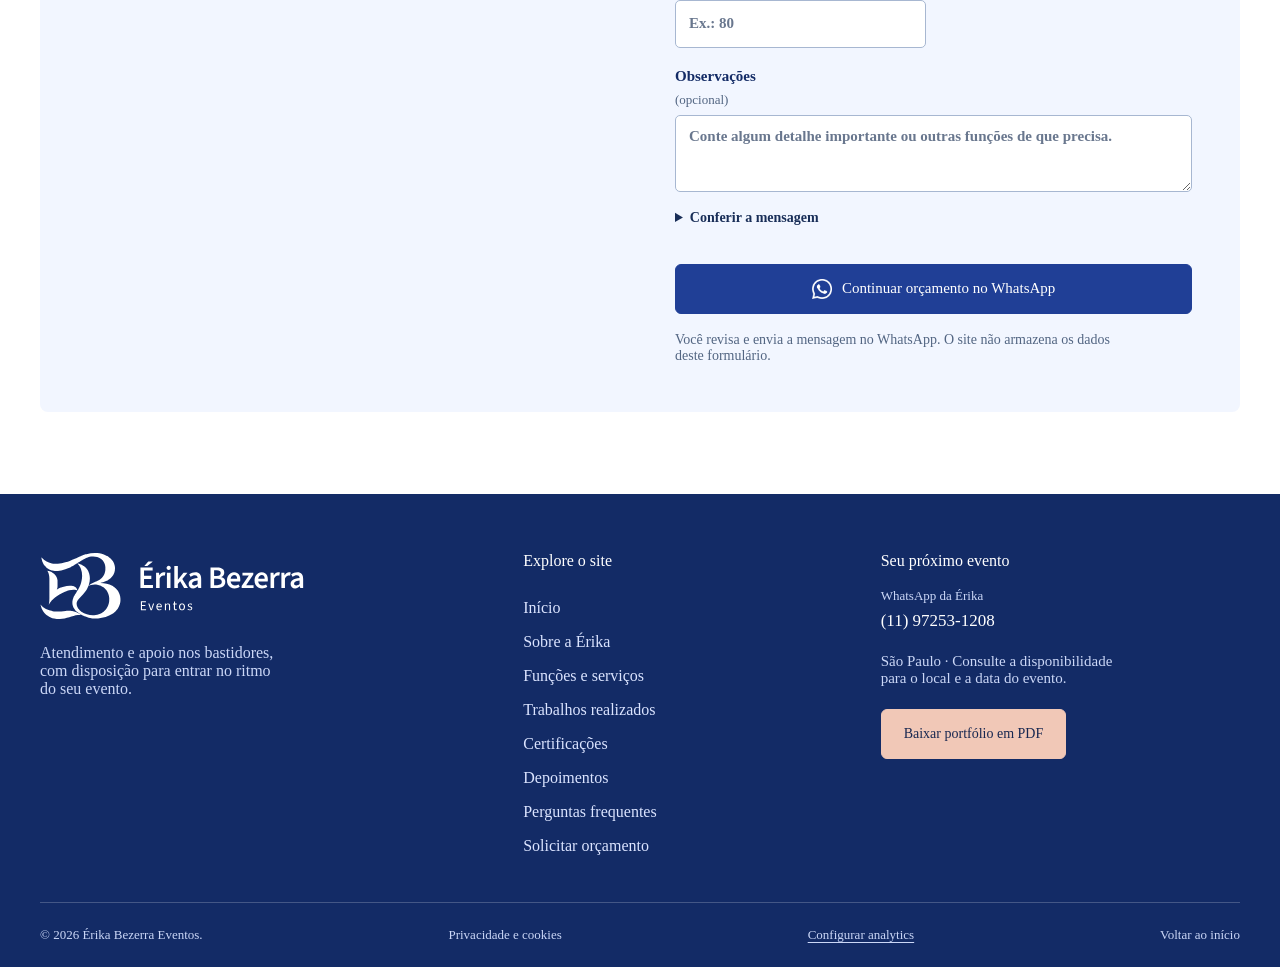
<file: depoimentos.html>
<!DOCTYPE html>
<html lang="pt-BR"><head>
<link rel="stylesheet" href="privacidade.css">

<meta charset="utf-8">
<meta name="viewport" content="width=device-width, initial-scale=1, viewport-fit=cover">
<title>Depoimentos | Érika Bezerra Eventos</title>
<meta name="description" content="Depoimentos sobre o trabalho de Érika Bezerra em recepções, eventos corporativos e festas particulares.">
<meta name="theme-color" content="#203F96">
<link rel="icon" href="img/marca/simbolo-eb.svg" type="image/svg+xml">
<link rel="icon" href="favicon-32.png" sizes="32x32" type="image/png">
<link rel="apple-touch-icon" href="apple-touch-icon.png">
<!-- TROQUE a URL abaixo pelo endereço final do site (veja o README) -->
<meta property="og:type" content="website">
<meta property="og:locale" content="pt_BR">
<meta property="og:title" content="Depoimentos | Érika Bezerra Eventos">
<meta property="og:description" content="Gente bem recebida. Eventos bem cuidados. Recepção, bar, salão, buffet, cozinha e ações promocionais.">
<meta property="og:url" content="https://erikabezerraeventos.com.br/depoimentos.html">
<meta property="og:image" content="https://erikabezerraeventos.com.br/img/og.jpg">
<meta property="og:image:width" content="1200">
<meta property="og:image:height" content="630">
<meta name="twitter:card" content="summary_large_image">
<meta name="twitter:image" content="https://erikabezerraeventos.com.br/img/og.jpg">
<style>
:root{--cream:#FAF9F5;--sage:#E3E9DF;--sage2:#EEF2EA;--green:#2E3F38;--mute:#5F7067;--gold:#A8845A;--line:#dde3d8;--r:22px;--ease:cubic-bezier(.22,.61,.36,1)}
*{box-sizing:border-box;margin:0}
html{scroll-behavior:smooth;scroll-padding-top:76px}
body{font:17px/1.65 "Nunito Sans",system-ui,sans-serif;color:var(--green);background:var(--cream);-webkit-font-smoothing:antialiased;padding-bottom:env(safe-area-inset-bottom)}
img{display:block;max-width:100%}
a{color:inherit}
h1,h2,h3{font-family:Fraunces,Georgia,serif;font-weight:400;line-height:1.12;letter-spacing:-.01em}
h1{font-size:clamp(2.8rem,7vw,5.2rem)}
h2{font-size:clamp(1.9rem,4vw,3rem);max-width:18ch}
h3{font-size:1.3rem}
p{max-width:58ch}
.ic{width:1.35em;height:1.35em;fill:none;stroke:currentColor;stroke-width:1.6;stroke-linecap:round;stroke-linejoin:round;flex:none}
.wrap{width:min(1140px,100% - 44px);margin-inline:auto}
section{padding:clamp(64px,10vw,116px) 0}
.kick{color:var(--gold);font-weight:700;font-size:.88rem;margin-bottom:14px}
.sub{color:var(--mute)}
/* header */
header{position:sticky;top:0;z-index:20;background:rgba(250,249,245,.86);backdrop-filter:blur(12px);-webkit-backdrop-filter:blur(12px);border-bottom:1px solid transparent;transition:border-color .5s var(--ease)}
header.on{border-color:var(--line)}
.bar{display:flex;align-items:center;justify-content:space-between;height:68px;gap:20px}
.logo{font-family:Fraunces,Georgia,serif;font-size:1.25rem;text-decoration:none}
nav{display:flex;gap:26px;align-items:center;font-size:.95rem;font-weight:600}
nav a{text-decoration:none;color:var(--mute);transition:color .4s}
nav a:hover{color:var(--green)}
/* buttons */
.btn{display:inline-flex;align-items:center;gap:10px;padding:14px 26px;border-radius:99px;font:700 .98rem "Nunito Sans",sans-serif;text-decoration:none;border:1.5px solid var(--green);cursor:pointer;transition:background .5s var(--ease),color .5s var(--ease),transform .5s var(--ease),box-shadow .5s var(--ease)}
.btn:hover{transform:translateY(-2px);box-shadow:0 10px 26px -12px rgba(46,63,56,.45)}
.btn.fill{background:var(--green);color:var(--cream)}
.btn.fill:hover{background:#3b5248}
.btn.line:hover{background:var(--green);color:var(--cream)}
.btn.sm{padding:9px 18px;font-size:.88rem}
:focus-visible{outline:3px solid var(--gold);outline-offset:3px}
/* hero */
.hero{padding:clamp(36px,6vw,70px) 0 clamp(64px,9vw,110px);background:linear-gradient(90deg,var(--cream) 55%,var(--sage) 55%)}
.hero .wrap{display:grid;grid-template-columns:1.15fr .85fr;gap:clamp(28px,6vw,80px);align-items:center}
.hero h1 span{display:block}
.hero .tag{font-family:Fraunces,Georgia,serif;font-size:clamp(1.3rem,2.6vw,1.75rem);margin:26px 0 12px}
.chips{display:flex;flex-wrap:wrap;gap:8px;margin:22px 0 34px;padding:0;list-style:none}
.chips li{padding:6px 15px;border:1px solid var(--line);border-radius:99px;font-size:.88rem;color:var(--mute);background:var(--cream)}
.cta{display:flex;flex-wrap:wrap;gap:12px}
.arch{border-radius:999px 999px 26px 26px;overflow:hidden;aspect-ratio:4/5.2;box-shadow:0 30px 60px -34px rgba(46,63,56,.55)}
.arch img{width:100%;height:100%;object-fit:cover;object-position:50% 25%}
.hero .in{opacity:0;transform:translateY(16px);animation:in 1.1s var(--ease) forwards}
.hero .in:nth-child(2){animation-delay:.15s}.hero .in:nth-child(3){animation-delay:.3s}.hero .in:nth-child(4){animation-delay:.45s}.hero .in:nth-child(5){animation-delay:.6s}
.hero .arch{opacity:0;animation:in 1.4s .25s var(--ease) forwards}
@keyframes in{to{opacity:1;transform:none}}
/* sobre */
.about{background:var(--sage2)}
.split{display:grid;grid-template-columns:1fr 1fr;gap:clamp(28px,6vw,80px);align-items:center}
.ph{border-radius:var(--r);overflow:hidden;background:var(--sage)}
.ph img{width:100%;height:100%;object-fit:cover;transition:transform 1.6s var(--ease)}
.ph:hover img{transform:scale(1.035)}
.about .ph{aspect-ratio:4/3}
.about p+p{margin-top:16px}
.about .big{font-family:Fraunces,Georgia,serif;font-size:1.35rem;line-height:1.4;color:var(--green);margin-top:26px}
/* funções */
.head{margin-bottom:46px}
.head p{margin-top:16px}
.grid{display:grid;grid-template-columns:repeat(auto-fill,minmax(250px,1fr));gap:16px}
.card{padding:26px 24px;border:1px solid var(--line);border-radius:var(--r);background:#fff;transition:transform .7s var(--ease),border-color .7s,background .7s}
.card:hover{transform:translateY(-4px);border-color:var(--gold)}
.card .ic{width:30px;height:30px;color:var(--gold);margin-bottom:16px}
.card h3{font-size:1.15rem;margin-bottom:6px}
.card p{font-size:.94rem;color:var(--mute)}
/* trabalhos */
.work{border-top:1px solid var(--line)}
.work:nth-of-type(even){background:var(--sage2)}
.work .split{align-items:start}
.work.rev .txt{order:2}
.txt{position:sticky;top:104px}
.txt .ic{width:32px;height:32px;color:var(--gold);margin-bottom:18px}
.txt h2{font-size:clamp(1.7rem,3.2vw,2.4rem);margin-bottom:16px}
.txt ul{list-style:none;padding:0;margin-top:22px;display:grid;gap:14px}
.txt li{padding-left:18px;border-left:2px solid var(--gold)}
.txt li b{display:block;font-weight:700}
.txt li span{color:var(--mute);font-size:.95rem}
.shots{display:grid;grid-template-columns:repeat(2,1fr);gap:14px}
.shots .ph{aspect-ratio:3/4}
.shots .ph.wide{grid-column:1/-1;aspect-ratio:16/10}
.shots.one{grid-template-columns:1fr}
/* diferenciais */
.diff{background:var(--green);color:var(--cream)}
.diff .kick{color:#d3b58d}
.diff .grid{grid-template-columns:repeat(auto-fit,minmax(240px,1fr))}
.diff .card{background:transparent;border-color:rgba(250,249,245,.22)}
.diff .card p{color:#c9d3cd}
.diff .card .ic{color:#d3b58d}
.diff .quote{margin-top:42px;font-family:Fraunces,Georgia,serif;font-size:clamp(1.4rem,3vw,2rem);line-height:1.3;max-width:26ch}
/* contato */
.contact{background:var(--sage)}
.box{background:var(--cream);border-radius:30px;padding:clamp(28px,5vw,56px);display:grid;grid-template-columns:1fr 1fr;gap:clamp(24px,5vw,60px);align-items:center;box-shadow:0 30px 60px -40px rgba(46,63,56,.5)}
.box h2{max-width:14ch}
.box .sub{margin-top:14px}
form{display:grid;gap:16px}
label{display:grid;gap:7px;font-weight:700;font-size:.92rem}
input{font:inherit;font-weight:400;padding:14px 16px;border:1.5px solid var(--line);border-radius:14px;background:#fff;color:var(--green);transition:border-color .4s,box-shadow .4s}
input:focus{outline:none;border-color:var(--green);box-shadow:0 0 0 4px rgba(168,132,90,.22)}
form .btn{justify-content:center;width:100%}
.fine{font-size:.85rem;color:var(--mute)}
.pdf{margin-top:30px;display:flex;flex-wrap:wrap;align-items:center;gap:14px;color:var(--mute)}
footer{padding:34px 0 40px;font-size:.9rem;color:var(--mute);text-align:center}
.wa{position:fixed;right:max(18px,env(safe-area-inset-right));bottom:max(18px,env(safe-area-inset-bottom));z-index:30;width:56px;height:56px;border-radius:50%;background:var(--green);color:var(--cream);display:grid;place-items:center;box-shadow:0 14px 30px -10px rgba(46,63,56,.6);transition:transform .5s var(--ease),opacity .6s;opacity:0;pointer-events:none}
.wa.on{opacity:1;pointer-events:auto}
.wa:hover{transform:scale(1.07)}
.wa .ic{width:26px;height:26px}
/* reveal suave */
.rv{opacity:0;transform:translateY(18px);transition:opacity 1.1s var(--ease),transform 1.1s var(--ease);transition-delay:var(--d,0s)}
.rv.show{opacity:1;transform:none}
@media(max-width:860px){
 nav a:not(.btn){display:none}
 .hero{background:var(--cream)}
 .hero .wrap,.split,.box{grid-template-columns:1fr}
 .hero .arch{max-width:380px;order:-1;aspect-ratio:4/4.6}
 .txt{position:static}.work.rev .txt{order:0}
}
@media(prefers-reduced-motion:reduce){
 html{scroll-behavior:auto}
 *,*::before,*::after{animation-duration:.01ms!important;transition-duration:.01ms!important;animation-delay:0s!important}
 .rv,.hero .in,.hero .arch{opacity:1;transform:none}
}

/* GAFFFF 2026: recent work, full-frame photographs and manual video playback. */
.event-feature{background:var(--sage2);border-top:1px solid var(--line)}
.event-heading{display:grid;grid-template-columns:1.15fr .85fr;gap:48px;align-items:start;margin-bottom:38px}
.event-heading h2{max-width:20ch}.event-heading h3{margin:22px 0 12px}
.event-meta{display:flex;flex-wrap:wrap;gap:10px;margin-top:22px;padding:0;list-style:none}
.event-meta li{border:1px solid #b6c4b4;padding:7px 14px;border-radius:24px;font-size:.9rem}
.event-context{padding:26px;border:1px solid var(--line);border-radius:22px;background:var(--cream)}
.event-context p+p{margin-top:16px}.event-source{font-size:.85rem;color:var(--mute)}
.event-photos{display:grid;grid-template-columns:repeat(3,minmax(0,1fr));gap:20px;align-items:start}
.event-photos figure{margin:0;min-width:0}.event-photos img{width:100%;height:auto;border-radius:18px;background:var(--sage)}
.event-photos figcaption,.event-videos figcaption{font-size:.9rem;line-height:1.5;color:var(--mute);padding:12px 3px}
.event-photos .event-map{grid-column:2/4}
.event-videos{display:grid;grid-template-columns:1fr 1fr;gap:24px;margin-top:24px}
.event-videos figure{margin:0;min-width:0}.event-videos video{width:100%;height:360px;object-fit:contain;display:block;background:#17241e;border-radius:18px}
.event-video-title{margin-top:44px}.event-video-title p{margin-top:10px;color:var(--mute)}
.event-feature .cta{margin-top:32px}.event-link{display:inline-block;margin-top:14px;color:var(--green);text-underline-offset:4px}
@media(max-width:860px){.event-heading{grid-template-columns:1fr;gap:24px}.event-photos{grid-template-columns:1fr 1fr;gap:14px}.event-photos .event-map{grid-column:1/-1}.event-videos{grid-template-columns:1fr}.event-videos video{height:320px}}
@media(max-width:480px){.event-photos{grid-template-columns:1fr}.event-photos .event-map{grid-column:auto}.event-context{padding:22px}.event-meta li{font-size:.85rem}}

.featured{background:var(--sage2)}.featured-grid{display:grid;grid-template-columns:repeat(3,minmax(0,1fr));gap:24px}.featured-card{display:flex;flex-direction:column;background:var(--cream);border:1px solid var(--line);border-radius:22px;overflow:hidden}.featured-card>a{display:block;overflow:hidden}.featured-card img{width:100%;height:280px;object-fit:cover;transition:transform .4s}.featured-card>a:hover img{transform:scale(1.04)}.featured-copy{padding:26px;display:flex;flex:1;flex-direction:column;gap:12px}.featured-copy h3{font-size:1.65rem}.featured-copy p{font-size:1rem}.featured-copy .more{margin-top:auto;padding-top:12px;font-weight:700}.timeline-intro{background:var(--sage2);padding:70px 0 45px}.timeline-intro h1{font-size:clamp(2.4rem,6vw,4rem);max-width:20ch}.timeline-intro p{margin-top:20px}.year-nav{display:flex;gap:12px;flex-wrap:wrap;margin-top:30px}.year-nav a{padding:8px 18px;border:1px solid var(--line);border-radius:30px;text-decoration:none;background:var(--cream)}.timeline-event{border-top:1px solid var(--line);padding:56px 0}.timeline-title{margin-bottom:36px}.timeline-title h2{max-width:none;margin-bottom:16px}.timeline-title .role{font-weight:700;color:var(--gold);margin-bottom:12px}.timeline-title .place{color:var(--mute);margin-bottom:12px}.gallery{display:grid;grid-template-columns:repeat(3,minmax(0,1fr));gap:16px}.gallery a{border-radius:16px;overflow:hidden;background:var(--sage);display:block}.gallery img{width:100%;height:300px;object-fit:cover}.video-gallery{display:grid;grid-template-columns:repeat(2,minmax(0,1fr));gap:20px;margin-top:24px}.video-gallery video{width:100%;height:320px;background:#18251f;border-radius:16px;object-fit:contain}.video-gallery figcaption{font-size:.88rem;color:var(--mute);padding-top:6px}.gallery-details{margin-top:24px}.gallery-details summary{cursor:pointer;font-weight:700;padding:14px 0}.gallery-details .gallery{margin-top:12px}.section-label{padding:55px 0 24px;background:var(--sage2)}.section-label h2{max-width:none}.all-cta{margin-top:32px}.rv{opacity:1;transform:none}.archive-heading{padding:64px 0 0}.archive-heading h2{max-width:none}@media(max-width:900px){.featured-grid{grid-template-columns:1fr}.featured-card{display:grid;grid-template-columns:1fr 1fr}.featured-card img{height:100%;min-height:270px}.gallery{grid-template-columns:repeat(2,minmax(0,1fr))}}@media(max-width:600px){.featured-card{display:flex}.featured-card img{height:270px;min-height:0}.gallery{gap:10px}.gallery img{height:220px}.video-gallery{grid-template-columns:1fr}.timeline-event{padding:40px 0}.bar{height:auto;min-height:68px;flex-wrap:wrap;padding-block:14px}.bar nav{display:flex;flex-wrap:wrap;gap:14px;font-size:.86rem}.bar nav .btn{display:none}.timeline-intro{padding-top:45px}.wrap{width:calc(100% - 32px)}}@media(prefers-reduced-motion:reduce){html{scroll-behavior:auto}*,*::before,*::after{animation:none!important;transition:none!important}}


.featured-card img[src*="zayn-2026"]{object-position:50% 0%}

@media(max-width:860px){nav a:not(.btn){display:inline}.bar{height:auto;min-height:68px;flex-wrap:wrap;padding-block:14px}.bar nav{display:flex;flex-wrap:wrap;gap:14px;font-size:.9rem}.bar nav .btn{display:none}.bar{gap:10px}}

.qualification-grid{display:grid;grid-template-columns:repeat(3,minmax(0,1fr));gap:24px}.qualification-card{border:1px solid var(--line);border-radius:22px;overflow:hidden;background:#fff;display:flex;flex-direction:column}.qualification-image{display:block;background:var(--sage2);padding:20px}.qualification-image img{width:100%;height:190px;object-fit:contain}.qualification-copy{padding:24px;display:flex;flex-direction:column;gap:14px;flex:1}.qualification-copy .kick{margin:0;font-size:.82rem}.qualification-copy h3{font-size:1.45rem;line-height:1.2}.qualification-copy p{font-size:.96rem}.qualification-copy>a{margin-top:auto;font-weight:700;padding-top:8px}@media(max-width:860px){.qualification-grid{grid-template-columns:1fr}.qualification-card{display:grid;grid-template-columns:minmax(0,1fr) minmax(0,1fr)}.qualification-image{display:flex;align-items:center}.qualification-image img{height:auto}}@media(max-width:600px){.qualification-card{display:flex}.qualification-image img{height:200px}}
</style>
<link rel="stylesheet" href="depoimentos.css">
<link rel="stylesheet" href="whatsapp-icons.css">
<link rel="stylesheet" href="menu.css">
<script src="menu.js" defer=""></script>
<link rel="stylesheet" href="identidade.css">

<link rel="canonical" href="https://erikabezerraeventos.com.br/depoimentos.html"><link rel="stylesheet" href="marca-azul.css">
<link rel="stylesheet" href="eventos-2026.css?v=20261023-orcamento">
<script src="efeitos-2026.js?v=20261023" defer></script><script src="orcamento-2026.js?v=20261023" defer></script></head>
<body class="page-depoimentos"><a class="skip-content" href="#conteudo">Pular para o conteúdo</a>
<svg width="0" height="0" style="position:absolute" aria-hidden="true">
<symbol id="i-recep" viewBox="0 0 24 24"><circle cx="12" cy="8" r="4"></circle><path d="M4 21c0-4 4-6 8-6s8 2 8 6"></path></symbol>
<symbol id="i-bar" viewBox="0 0 24 24"><path d="M5 4h14l-7 9zM12 13v7M8 20h8"></path></symbol>
<symbol id="i-vip" viewBox="0 0 24 24"><path d="M12 3l2.7 5.6 6.1.9-4.4 4.3 1 6.1L12 17l-5.4 2.9 1-6.1L3.2 9.5l6.1-.9z"></path></symbol>
<symbol id="i-salao" viewBox="0 0 24 24"><circle cx="12" cy="12" r="8"></circle><circle cx="12" cy="12" r="4"></circle></symbol>
<symbol id="i-assist" viewBox="0 0 24 24"><rect x="5" y="4" width="14" height="17" rx="2"></rect><path d="M9 4h6v3H9zM9 12h6M9 16h4"></path></symbol>
<symbol id="i-coz" viewBox="0 0 24 24"><path d="M7 14a4 4 0 1 1 1-7.8A4 4 0 0 1 16 6a4 4 0 0 1 1 8v5H7zM7 17h10"></path></symbol>
<symbol id="i-demo" viewBox="0 0 24 24"><path d="M4 10v4h3l7 4V6l-7 4zM17 9a4 4 0 0 1 0 6"></path></symbol>
<symbol id="i-mesa" viewBox="0 0 24 24"><path d="M4 11h16v9H4zM3 7h18v4H3zM12 7v13M12 7c-2-3-5-3-5-1s3 1 5 1 5 1 5-1-3-2-5 1"></path></symbol>
<symbol id="i-pin" viewBox="0 0 24 24"><path d="M12 21s7-6 7-11a7 7 0 1 0-14 0c0 5 7 11 7 11z"></path><circle cx="12" cy="10" r="2.5"></circle></symbol>
<symbol id="i-heart" viewBox="0 0 24 24"><path d="M12 20s-7-4.4-7-10a4 4 0 0 1 7-2.6A4 4 0 0 1 19 10c0 5.6-7 10-7 10z"></path></symbol>
<symbol id="i-users" viewBox="0 0 24 24"><circle cx="9" cy="8" r="3.5"></circle><path d="M2.5 20c0-3.6 3-5.5 6.5-5.5s6.5 1.900 6.5 5.500M16 4.800a3.500 3.500 0 0 1 0 6.400M18 15c2.200.6 3.500 2.300 3.500 5"></path></symbol>
<symbol id="i-check" viewBox="0 0 24 24"><circle cx="12" cy="12" r="9"></circle><path d="M8 12l3 3 5-6"></path></symbol>

<symbol id="i-dl" viewBox="0 0 24 24"><path d="M12 4v11M7 11l5 5 5-5M5 20h14"></path></symbol>
</svg>

<header class="event-header" id="top"><div class="event-bar"><a class="event-brand" href="index.html" aria-label="Érika Bezerra Eventos, início"><img src="img/marca/logo-erika.svg" alt="Érika Bezerra Eventos" width="445" height="110"></a><nav class="event-desktop-nav" aria-label="Principal"><a href="index.html">Início</a><a href="funcoes.html">Serviços</a><a href="trabalhos.html">Trabalhos</a><a href="sobre.html">Sobre</a><a href="certificacoes.html">Certificações</a><a class="btn fill" href="index.html#contato">Pedir orçamento</a></nav><div class="header-menu"><button class="menu-toggle" type="button" aria-label="Abrir menu de navegação" aria-expanded="false" aria-controls="menu-principal">Menu</button><nav class="menu-panel" id="menu-principal" aria-label="Navegação completa" hidden><a href="index.html">Início</a><a href="sobre.html">Sobre a Érika</a><a href="funcoes.html">Funções e serviços</a><a href="trabalhos.html">Trabalhos</a><a href="certificacoes.html">Certificações</a><a href="depoimentos.html" aria-current="page">Depoimentos</a><a href="index.html#duvidas">Perguntas frequentes</a><a href="index.html#contato">Solicitar orçamento</a><a class="menu-portfolio" href="portfolio-erika-bezerra.pdf" target="_blank" rel="noopener noreferrer" download>Baixar portfólio PDF</a></nav></div></div></header>

<main id="conteudo"><section class="stories-intro"><div class="wrap"><p class="kick">Experiências compartilhadas</p><h1>Quem já trabalhou comigo fala por mim.</h1><p class="sub">Seis relatos de clientes e parceiros sobre recepção, eventos, decoração e trabalho em equipe.</p></div></section><section><div class="wrap"><ul class="stories-all"><li class="story-card" id="depoimento-isis-amaralina"><figure><blockquote><p>“Conheço a Érika há pelo menos 10 anos. É uma pessoa amável, solícita, eficiente e muito organizada. Sempre faço uso dos serviços dela em recepções em casa. Ela cuida da cozinha, louça, distribui o serviço com uma maestria. Minhas reuniões ficaram otimizadas e muito agradáveis após a chegada dela para me auxiliar. Recomendo muito os serviços dela. Seja qual for. Ela é de total confiança. Obrigada Érika, por facilitar minha vida!”</p></blockquote><div class="story-person"><img src="img/depoimentos/isis-amaralina.webp" alt="Isis Amaralina" loading="lazy" decoding="async" width="56" height="56"><figcaption><strong>Isis Amaralina</strong><span class="story-context">cliente de recepções em casa</span></figcaption></div></figure></li><li class="story-card" id="depoimento-bruno"><figure><blockquote><p>“Tive a oportunidade de acompanhar de perto o trabalho da Érika Bezerra Eventos e posso afirmar que a dedicação e o nível de entrega corporativa deles são excepcionais. Ver os bastidores de um evento ser conduzido com tanta maestria e alinhamento estratégico é inspirador. Parabéns a toda a equipe da Érika Bezerra Eventos pelo sucesso do projeto e obrigado pela excelente experiência de trabalho em conjunto!”</p></blockquote><div class="story-person"><img src="img/depoimentos/bruno.webp" alt="Bruno" loading="lazy" decoding="async" width="56" height="56"><figcaption><strong>Bruno</strong><span class="story-context">Evento corporativo</span></figcaption></div></figure></li><li class="story-card" id="depoimento-david-ctn"><figure><blockquote><p>“Érika tem muita experiência e é uma profissional de confiança. Tenho plena segurança em deixá-la na liderança da equipe, conduzindo o trabalho e fazendo tudo acontecer.”</p></blockquote><div class="story-person"><figcaption><strong>David</strong><span class="story-context">equipe de evento no CTN</span></figcaption></div></figure></li><li class="story-card" id="depoimento-regiane"><figure><blockquote><p>“Passando aqui para te agradecer, eu amei o serviço que fez na festa da minha filha, a decoração ficou maravilhosa. Fui muito elogiada. Muito obrigada!”</p></blockquote><div class="story-person"><img src="img/depoimentos/regiane.webp" alt="Regiane" loading="lazy" decoding="async" width="56" height="56"><figcaption><strong>Regiane</strong><span class="story-context">festa da filha</span></figcaption></div></figure></li><li class="story-card" id="depoimento-lorena"><figure><blockquote><p>“Gostaria muito de agradecer pelo seu serviço! Muito obrigada por ser tão atenciosa em seu atendimento. Meus convidados amaram seu serviço e elogiaram bastante. Pode ter certeza que eu vou chamar você mais vezes. Gratidão!”</p></blockquote><div class="story-person"><img src="img/depoimentos/lorena.webp" alt="Lorena" loading="lazy" decoding="async" width="56" height="56"><figcaption><strong>Lorena</strong><span class="story-context">festa</span></figcaption></div></figure></li><li class="story-card" id="depoimento-ana-caroline-santos"><figure><blockquote><p>“Adorei o atendimento da Érika Bezerra Eventos! Desde o primeiro contato, a Érika foi super atenciosa, receptiva e muito querida comigo. Me deixou muito à vontade, tirou minhas dúvidas e sempre esteve disposta a ajudar no que fosse preciso. Gostei muito da atenção e do carinho durante todo o atendimento. É muito bom encontrar alguém que realmente se preocupa com o cliente e faz tudo com dedicação. Fiquei muito satisfeita e com certeza recomendo o trabalho dela!”</p></blockquote><div class="story-person"><img src="img/depoimentos/ana-caroline-santos.webp" alt="Ana Caroline Santos" loading="lazy" decoding="async" width="56" height="56"><figcaption><strong>Ana Caroline Santos</strong></figcaption></div></figure></li></ul></div></section><section class="contact" id="contato"><div class="wrap">
 <div class="box rv">
  <div>
   <p class="kick">Vamos conversar?</p>
   <h2>Me conta do seu evento.</h2>
   <p class="sub">Informe o nome da empresa e a região e vá direto para o WhatsApp.</p>
   <div class="pdf"><a class="btn line sm" href="portfolio-erika-bezerra.pdf" target="_blank" rel="noopener" download=""><svg class="ic"><use href="#i-dl"></use></svg>Baixar portfólio em PDF</a></div>
  </div>
  <form id="f" class="quote-form" novalidate>
<p class="quote-required">Campos com * são obrigatórios.</p>
<div class="quote-fields"><label>Nome ou empresa *<input id="emp" name="empresa" type="text" autocomplete="name" maxlength="100" placeholder="Como podemos chamar você?" required></label>
<label>Tipo de evento *<select name="tipo" required><option value="">Selecione</option><option>Festa particular</option><option>Evento corporativo</option><option>Show ou festival</option><option>Outro tipo de evento</option></select></label>
<div class="quote-date"><label for="quote-date">Data do evento *</label><input id="quote-date" name="data" type="date" required><label class="quote-check"><input id="quote-date-unknown" type="checkbox">Data ainda não definida</label></div>
<label>Local ou região *<input id="reg" name="regiao" type="text" autocomplete="address-level2" maxlength="160" placeholder="Bairro, cidade ou espaço do evento" required></label>
<label>Serviço desejado *<select name="servico" required><option value="">Selecione</option><option>Recepção ou credenciamento</option><option>Bar ou camarote</option><option>Salão ou buffet</option><option>Apoio de cozinha</option><option>Ação promocional</option><option>Decoração</option><option>Preciso de orientação</option></select></label>
<label>Horário ou duração prevista *<input name="horario" type="text" maxlength="120" placeholder="Ex.: 18h às 23h, 5 horas ou A definir" required></label>
<label>Convidados aproximados <span class="quote-optional">(opcional)</span><input name="convidados" type="number" inputmode="numeric" min="1" max="1000000" step="1" placeholder="Ex.: 80"></label>
<label class="quote-wide">Observações <span class="quote-optional">(opcional)</span><textarea name="observacoes" rows="3" maxlength="1500" placeholder="Conte algum detalhe importante ou outras funções de que precisa."></textarea></label></div>
<details class="quote-message"><summary>Conferir a mensagem</summary><pre id="quote-preview"></pre></details>
<button class="btn fill" type="submit"><span class="ic whatsapp-icon" aria-hidden="true"></span>Continuar orçamento no WhatsApp</button>
<p class="fine" id="msg" role="status" aria-live="polite">Você revisa e envia a mensagem no WhatsApp. O site não armazena os dados deste formulário.</p><a id="quote-whatsapp" class="text-link" href="https://wa.me/5511972531208" target="_blank" rel="noopener noreferrer" hidden>Abrir conversa no WhatsApp</a><noscript><p>Para conversar com a Érika, <a href="https://wa.me/5511972531208" target="_blank" rel="noopener noreferrer">abra o WhatsApp</a> e informe os detalhes do evento.</p></noscript>
</form>
 </div>
</div></section>
</main>

<footer class="event-footer" id="rodape"><div class="wrap event-footer-grid"><div class="footer-about"><a class="event-brand" href="index.html" aria-label="Érika Bezerra Eventos, início"><img src="img/marca/logo-erika-claro.svg" alt="Érika Bezerra Eventos" width="445" height="110" loading="lazy"></a><p>Atendimento e apoio nos bastidores, com disposição para entrar no ritmo do seu evento.</p></div><nav aria-label="Páginas e seções do site"><h2>Explore o site</h2><a href="index.html">Início</a><a href="sobre.html">Sobre a Érika</a><a href="funcoes.html">Funções e serviços</a><a href="trabalhos.html">Trabalhos realizados</a><a href="certificacoes.html">Certificações</a><a href="depoimentos.html">Depoimentos</a><a href="index.html#duvidas">Perguntas frequentes</a><a href="index.html#contato">Solicitar orçamento</a></nav><div class="footer-contact"><h2>Seu próximo evento</h2><a href="https://wa.me/5511972531208" target="_blank" rel="noopener noreferrer"><span>WhatsApp da Érika</span>(11) 97253-1208</a><p class="footer-local">São Paulo · Consulte a disponibilidade para o local e a data do evento.</p><a class="btn" href="portfolio-erika-bezerra.pdf" target="_blank" rel="noopener noreferrer" download>Baixar portfólio em PDF</a></div></div><div class="wrap footer-bottom"><p>© 2026 Érika Bezerra Eventos.</p><a href="#top">Voltar ao início</a></div></footer>
<a class="wa" id="wa" href="#contato" aria-label="Ir para o contato por WhatsApp"><span class="ic whatsapp-icon" aria-hidden="true"></span></a>

<script>
(function(){
 var NUM="5511972531208";
 var h=document.getElementById("top"),wa=document.getElementById("wa");
 function sc(){var y=window.scrollY;h.classList.toggle("on",y>10);wa.classList.toggle("on",y>500)}
 sc();addEventListener("scroll",sc,{passive:true});
 var els=document.querySelectorAll(".rv");
 if("IntersectionObserver" in window){
  var io=new IntersectionObserver(function(es){es.forEach(function(e){if(e.isIntersecting){e.target.classList.add("show");io.unobserve(e.target)}})},{threshold:.12,rootMargin:"0px 0px -6% 0px"});
  els.forEach(function(e){io.observe(e)});
 }else els.forEach(function(e){e.classList.add("show")});

})();
</script>


<script defer src="consentimento.js"></script>
</body></html>
</file>
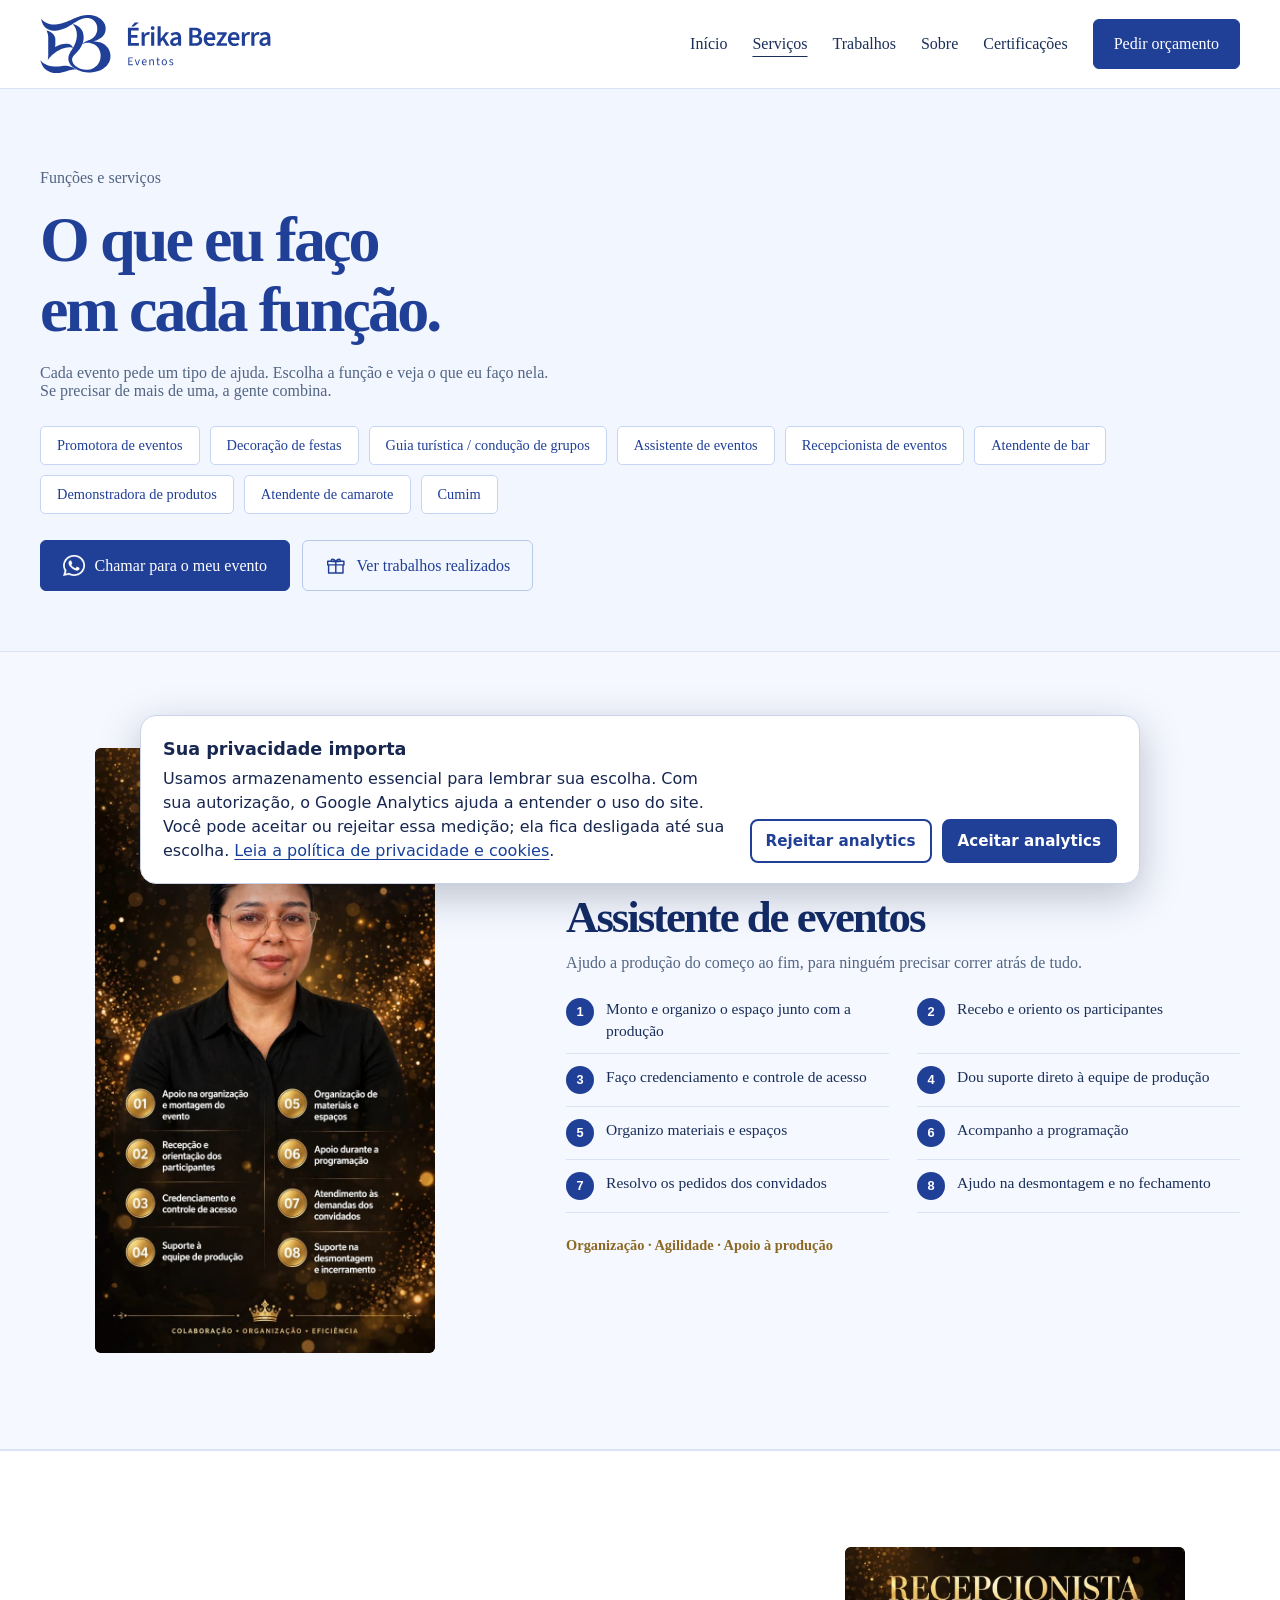
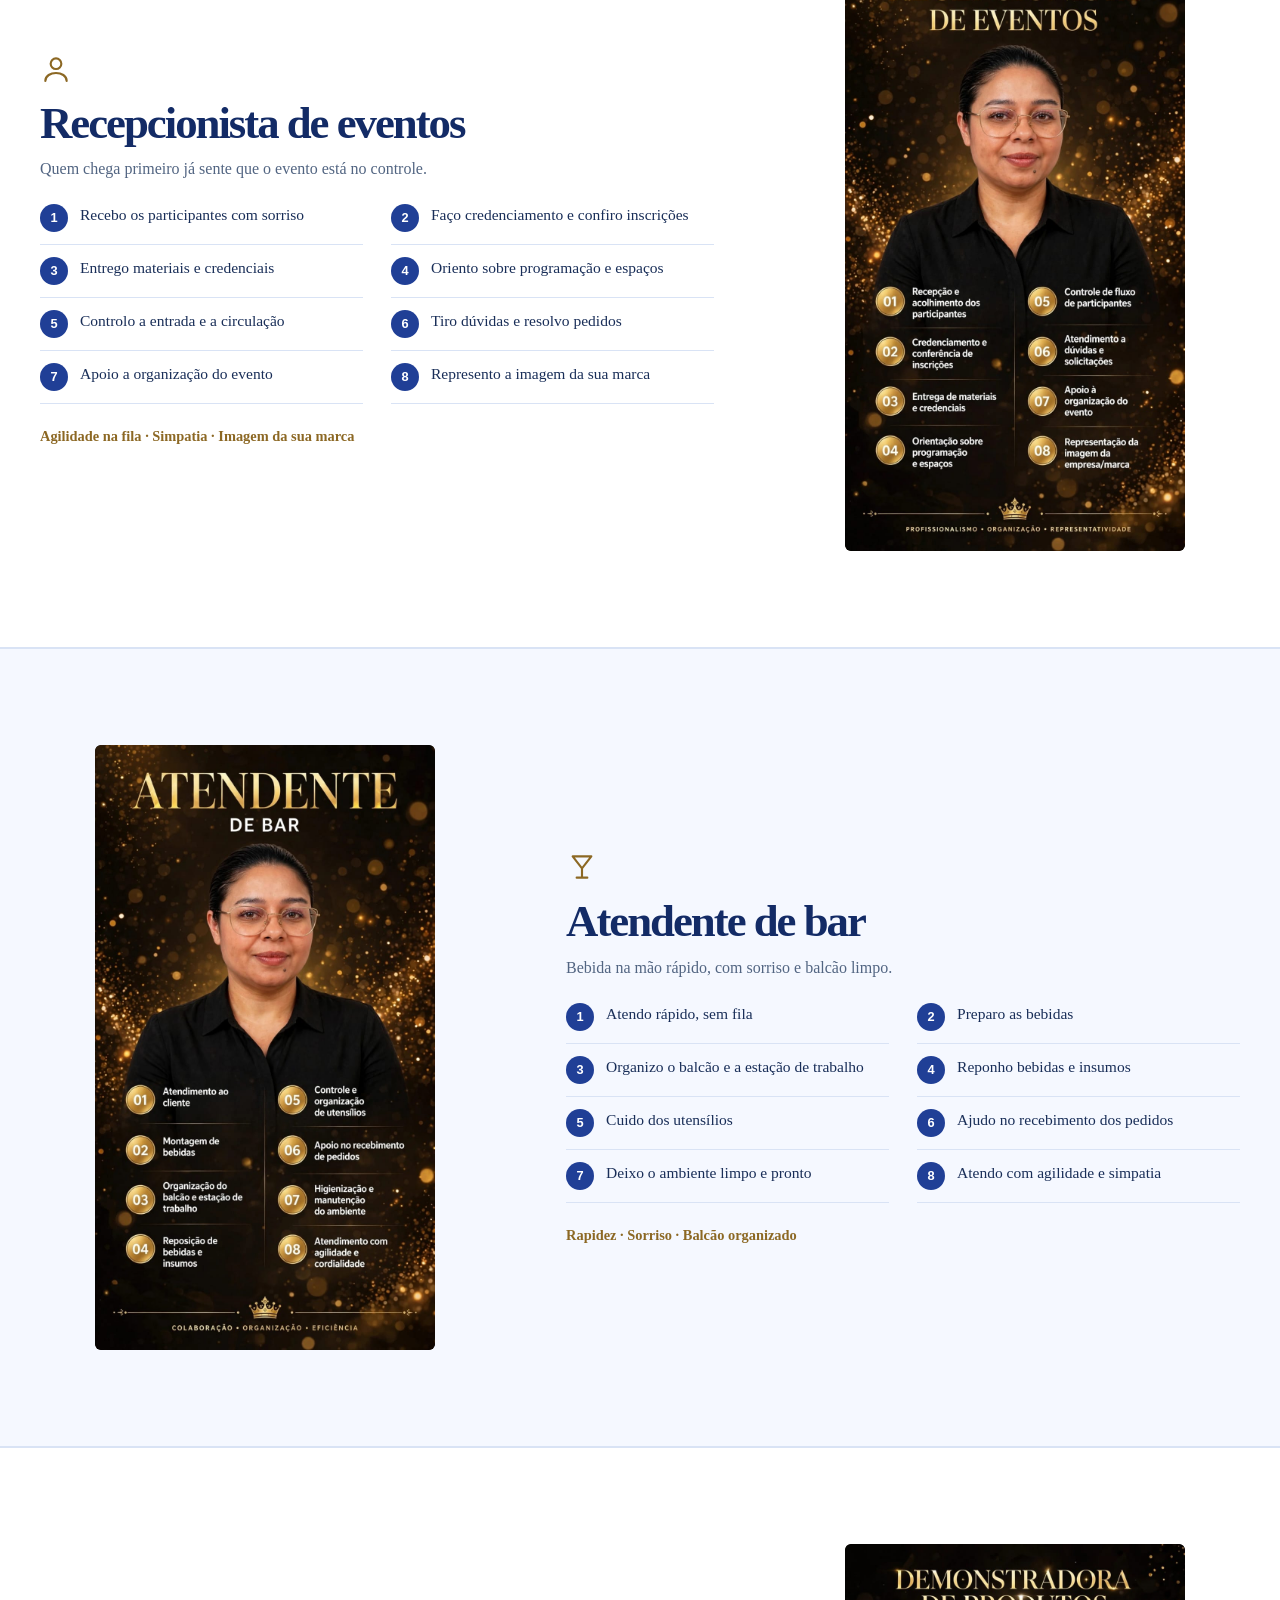
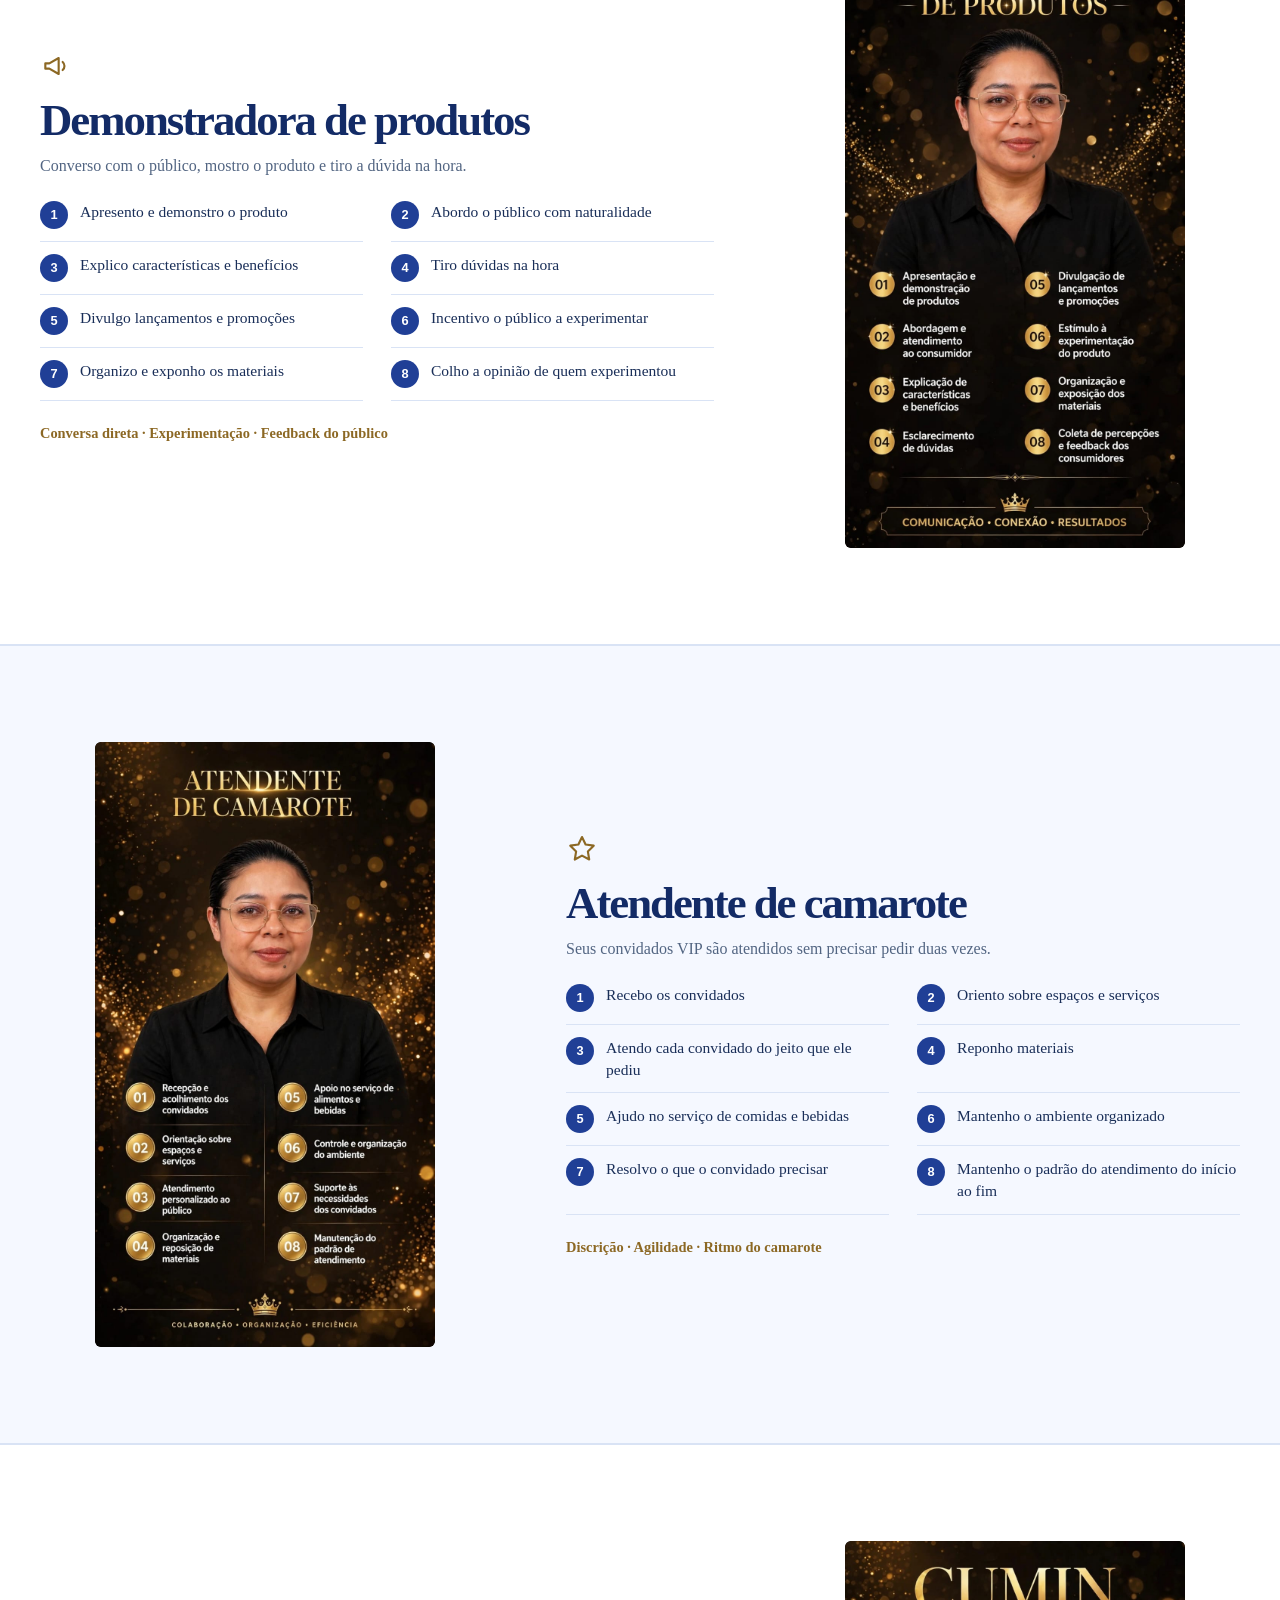
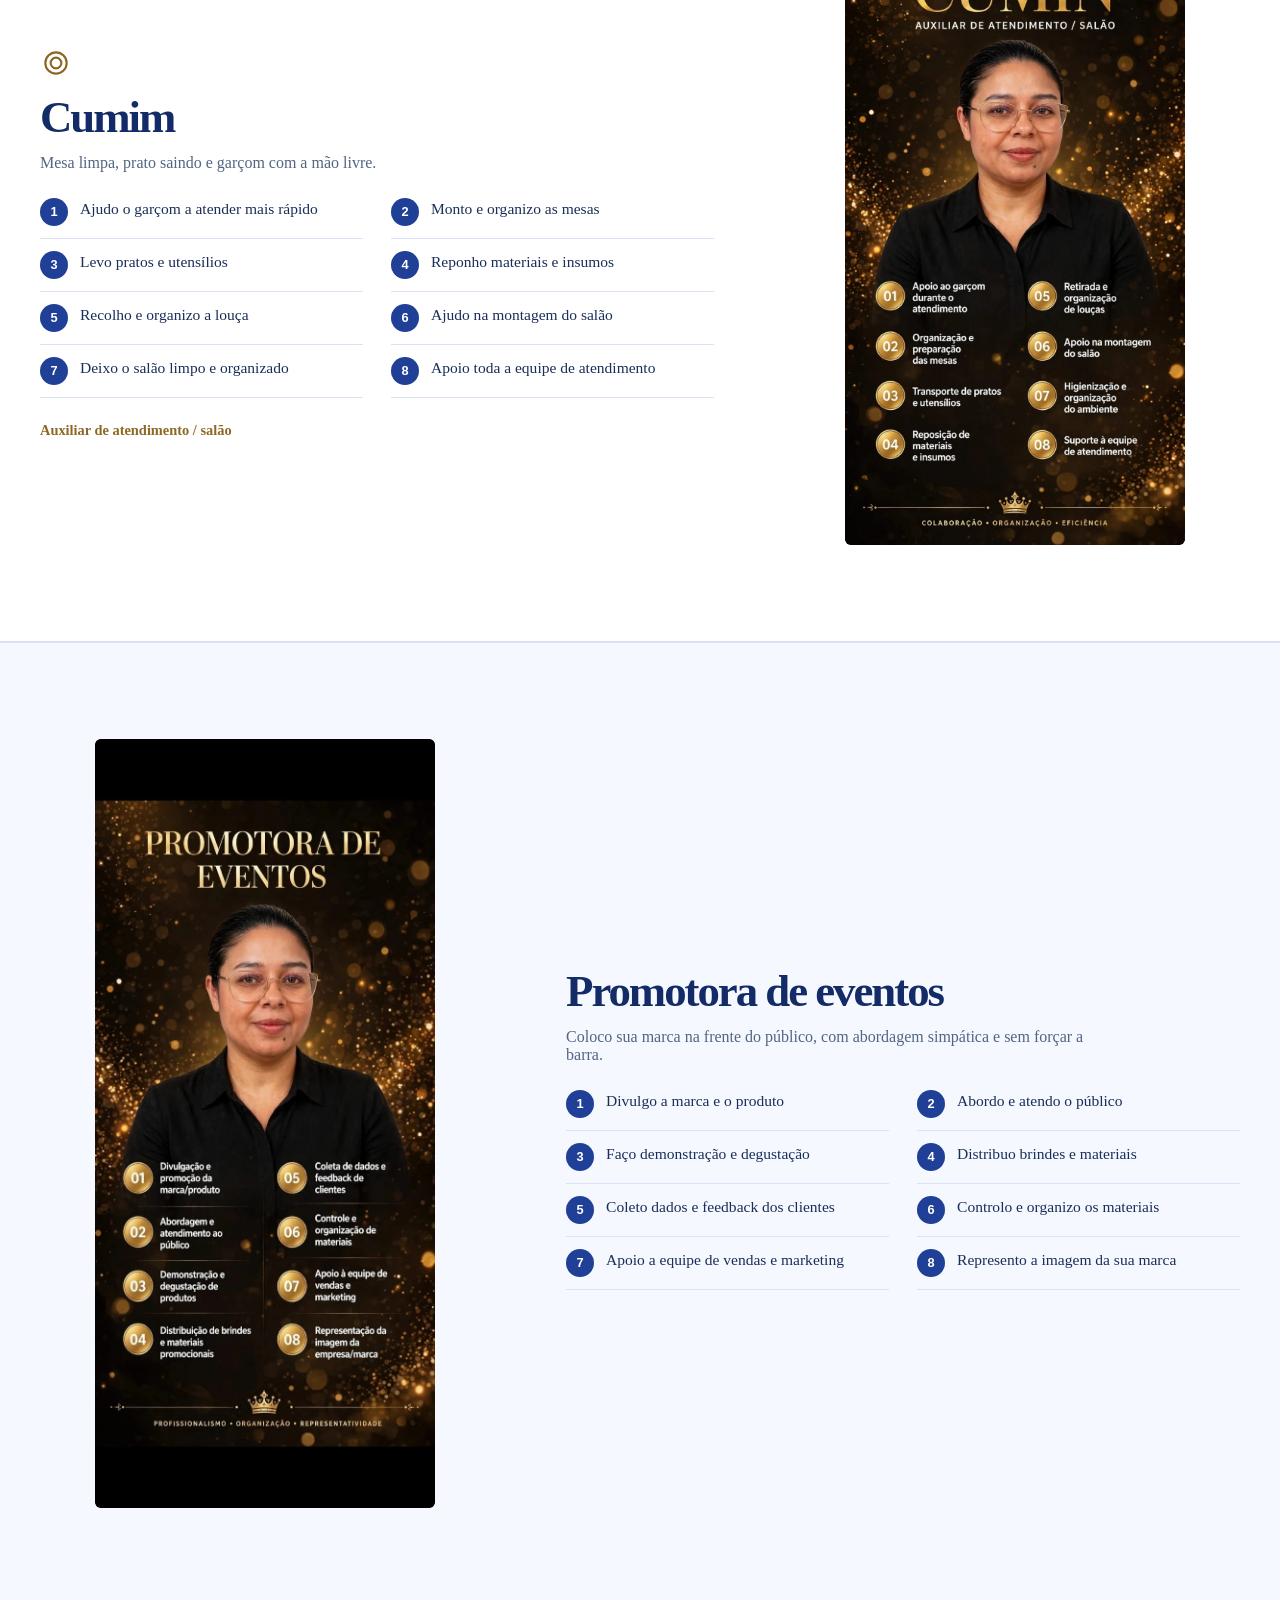
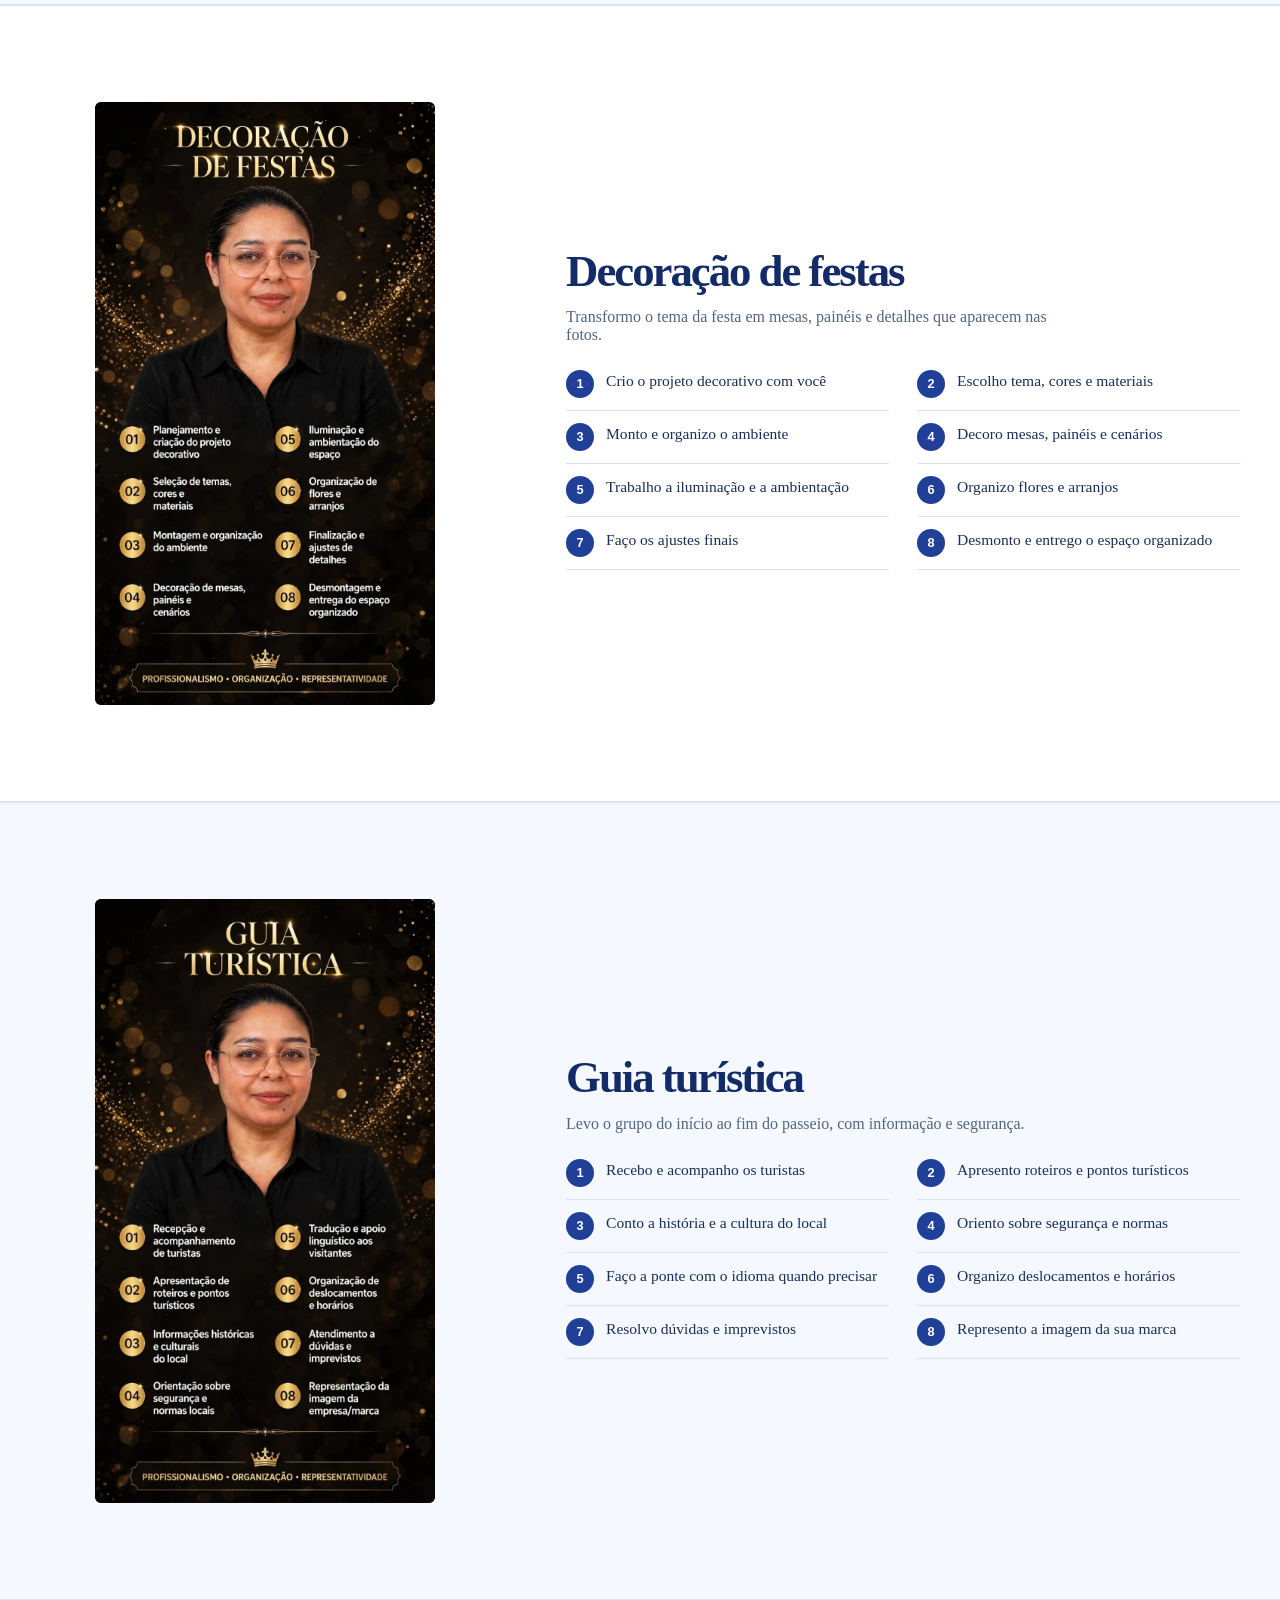
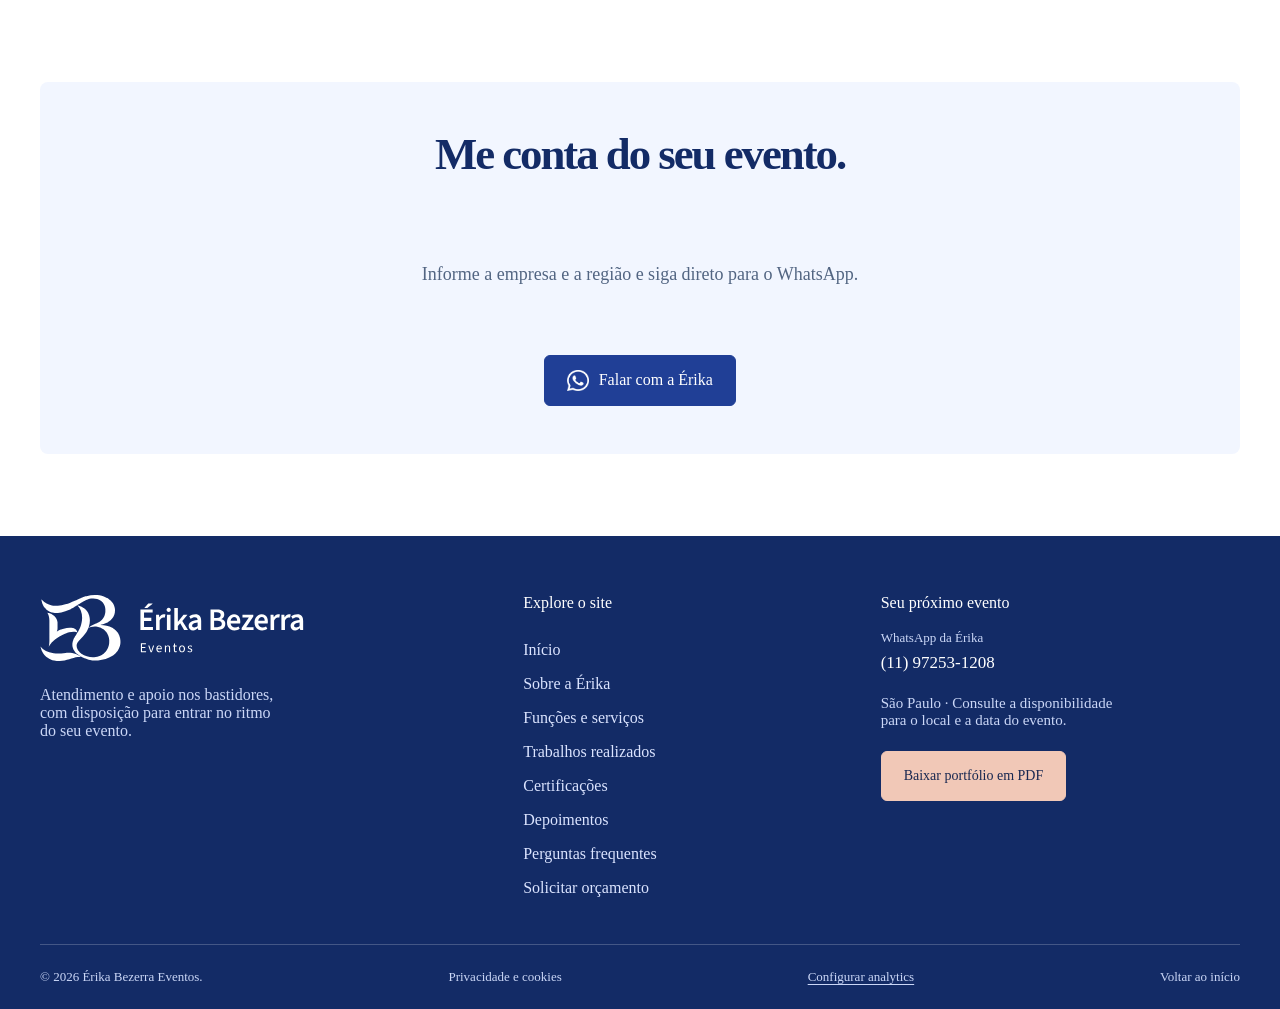
<file: funcoes.html>
<!DOCTYPE html>
<html lang="pt-BR"><head>
<link rel="stylesheet" href="privacidade.css">

<meta charset="utf-8">
<meta name="viewport" content="width=device-width, initial-scale=1, viewport-fit=cover">
<title>Funções e serviços | Érika Bezerra Eventos</title>
<meta name="description" content="Tudo o que Érika Bezerra faz em eventos: assistente de eventos, recepcionista, atendente de bar e de camarote, cumim e demonstradora de produtos.">
<meta name="theme-color" content="#203F96">
<link rel="icon" href="img/marca/simbolo-eb.svg" type="image/svg+xml">
<link rel="icon" href="favicon-32.png" sizes="32x32" type="image/png">
<link rel="apple-touch-icon" href="apple-touch-icon.png">
<meta property="og:type" content="website">
<meta property="og:locale" content="pt_BR">
<meta property="og:title" content="Funções e serviços | Érika Bezerra Eventos">
<meta property="og:description" content="Assistente de eventos, recepcionista, bar, camarote, cumim e demonstradora: veja o que cada função inclui.">
<link rel="canonical" href="https://erikabezerraeventos.com.br/funcoes.html">
<meta property="og:url" content="https://erikabezerraeventos.com.br/funcoes.html">
<meta property="og:image" content="https://erikabezerraeventos.com.br/img/og.jpg">
<meta property="og:image:width" content="1200">
<meta property="og:image:height" content="630">
<meta name="twitter:card" content="summary_large_image">
<meta name="twitter:image" content="https://erikabezerraeventos.com.br/img/og.jpg">
<style>
:root{--cream:#FAF9F5;--sage:#E3E9DF;--sage2:#EEF2EA;--green:#2E3F38;--mute:#5F7067;--gold:#A8845A;--line:#dde3d8;--r:22px;--ease:cubic-bezier(.22,.61,.36,1)}
*{box-sizing:border-box;margin:0}
html{scroll-behavior:smooth;scroll-padding-top:76px}
body{font:17px/1.65 "Nunito Sans",system-ui,sans-serif;color:var(--green);background:var(--cream);-webkit-font-smoothing:antialiased;padding-bottom:env(safe-area-inset-bottom)}
img{display:block;max-width:100%}
a{color:inherit}
h1,h2,h3{font-family:Fraunces,Georgia,serif;font-weight:400;line-height:1.12;letter-spacing:-.01em}
h1{font-size:clamp(2.8rem,7vw,5.2rem)}
h2{font-size:clamp(1.9rem,4vw,3rem);max-width:18ch}
h3{font-size:1.3rem}
p{max-width:58ch}
.ic{width:1.35em;height:1.35em;fill:none;stroke:currentColor;stroke-width:1.6;stroke-linecap:round;stroke-linejoin:round;flex:none}
.wrap{width:min(1140px,100% - 44px);margin-inline:auto}
section{padding:clamp(64px,10vw,116px) 0}
.kick{color:var(--gold);font-weight:700;font-size:.88rem;margin-bottom:14px}
.sub{color:var(--mute)}
/* header */
header{position:sticky;top:0;z-index:20;background:rgba(250,249,245,.86);backdrop-filter:blur(12px);-webkit-backdrop-filter:blur(12px);border-bottom:1px solid transparent;transition:border-color .5s var(--ease)}
header.on{border-color:var(--line)}
.bar{display:flex;align-items:center;justify-content:space-between;height:68px;gap:20px}
.logo{font-family:Fraunces,Georgia,serif;font-size:1.25rem;text-decoration:none}
nav{display:flex;gap:26px;align-items:center;font-size:.95rem;font-weight:600}
nav a{text-decoration:none;color:var(--mute);transition:color .4s}
nav a:hover{color:var(--green)}
/* buttons */
.btn{display:inline-flex;align-items:center;gap:10px;padding:14px 26px;border-radius:99px;font:700 .98rem "Nunito Sans",sans-serif;text-decoration:none;border:1.5px solid var(--green);cursor:pointer;transition:background .5s var(--ease),color .5s var(--ease),transform .5s var(--ease),box-shadow .5s var(--ease)}
.btn:hover{transform:translateY(-2px);box-shadow:0 10px 26px -12px rgba(46,63,56,.45)}
.btn.fill{background:var(--green);color:var(--cream)}
.btn.fill:hover{background:#3b5248}
.btn.line:hover{background:var(--green);color:var(--cream)}
.btn.sm{padding:9px 18px;font-size:.88rem}
:focus-visible{outline:3px solid var(--gold);outline-offset:3px}
/* hero */
.hero{padding:clamp(36px,6vw,70px) 0 clamp(64px,9vw,110px);background:linear-gradient(90deg,var(--cream) 55%,var(--sage) 55%)}
.hero .wrap{display:grid;grid-template-columns:1.15fr .85fr;gap:clamp(28px,6vw,80px);align-items:center}
.hero h1 span{display:block}
.hero .tag{font-family:Fraunces,Georgia,serif;font-size:clamp(1.3rem,2.6vw,1.75rem);margin:26px 0 12px}
.chips{display:flex;flex-wrap:wrap;gap:8px;margin:22px 0 34px;padding:0;list-style:none}
.chips li{padding:6px 15px;border:1px solid var(--line);border-radius:99px;font-size:.88rem;color:var(--mute);background:var(--cream)}
.cta{display:flex;flex-wrap:wrap;gap:12px}
.arch{border-radius:999px 999px 26px 26px;overflow:hidden;aspect-ratio:4/5.2;box-shadow:0 30px 60px -34px rgba(46,63,56,.55)}
.arch img{width:100%;height:100%;object-fit:cover;object-position:50% 25%}
.hero .in{opacity:0;transform:translateY(16px);animation:in 1.1s var(--ease) forwards}
.hero .in:nth-child(2){animation-delay:.15s}.hero .in:nth-child(3){animation-delay:.3s}.hero .in:nth-child(4){animation-delay:.45s}.hero .in:nth-child(5){animation-delay:.6s}
.hero .arch{opacity:0;animation:in 1.4s .25s var(--ease) forwards}
@keyframes in{to{opacity:1;transform:none}}
/* sobre */
.about{background:var(--sage2)}
.split{display:grid;grid-template-columns:1fr 1fr;gap:clamp(28px,6vw,80px);align-items:center}
.ph{border-radius:var(--r);overflow:hidden;background:var(--sage)}
.ph img{width:100%;height:100%;object-fit:cover;transition:transform 1.6s var(--ease)}
.ph:hover img{transform:scale(1.035)}
.about .ph{aspect-ratio:4/3}
.about p+p{margin-top:16px}
.about .big{font-family:Fraunces,Georgia,serif;font-size:1.35rem;line-height:1.4;color:var(--green);margin-top:26px}
/* funções */
.head{margin-bottom:46px}
.head p{margin-top:16px}
.grid{display:grid;grid-template-columns:repeat(auto-fill,minmax(250px,1fr));gap:16px}
.card{padding:26px 24px;border:1px solid var(--line);border-radius:var(--r);background:#fff;transition:transform .7s var(--ease),border-color .7s,background .7s}
.card:hover{transform:translateY(-4px);border-color:var(--gold)}
.card .ic{width:30px;height:30px;color:var(--gold);margin-bottom:16px}
.card h3{font-size:1.15rem;margin-bottom:6px}
.card p{font-size:.94rem;color:var(--mute)}
/* trabalhos */
.work{border-top:1px solid var(--line)}
.work:nth-of-type(even){background:var(--sage2)}
.work .split{align-items:start}
.work.rev .txt{order:2}
.txt{position:sticky;top:104px}
.txt .ic{width:32px;height:32px;color:var(--gold);margin-bottom:18px}
.txt h2{font-size:clamp(1.7rem,3.2vw,2.4rem);margin-bottom:16px}
.txt ul{list-style:none;padding:0;margin-top:22px;display:grid;gap:14px}
.txt li{padding-left:18px;border-left:2px solid var(--gold)}
.txt li b{display:block;font-weight:700}
.txt li span{color:var(--mute);font-size:.95rem}
.shots{display:grid;grid-template-columns:repeat(2,1fr);gap:14px}
.shots .ph{aspect-ratio:3/4}
.shots .ph.wide{grid-column:1/-1;aspect-ratio:16/10}
.shots.one{grid-template-columns:1fr}
/* diferenciais */
.diff{background:var(--green);color:var(--cream)}
.diff .kick{color:#d3b58d}
.diff .grid{grid-template-columns:repeat(auto-fit,minmax(240px,1fr))}
.diff .card{background:transparent;border-color:rgba(250,249,245,.22)}
.diff .card p{color:#c9d3cd}
.diff .card .ic{color:#d3b58d}
.diff .quote{margin-top:42px;font-family:Fraunces,Georgia,serif;font-size:clamp(1.4rem,3vw,2rem);line-height:1.3;max-width:26ch}
/* contato */
.contact{background:var(--sage)}
.box{background:var(--cream);border-radius:30px;padding:clamp(28px,5vw,56px);display:grid;grid-template-columns:1fr 1fr;gap:clamp(24px,5vw,60px);align-items:center;box-shadow:0 30px 60px -40px rgba(46,63,56,.5)}
.box h2{max-width:14ch}
.box .sub{margin-top:14px}
form{display:grid;gap:16px}
label{display:grid;gap:7px;font-weight:700;font-size:.92rem}
input{font:inherit;font-weight:400;padding:14px 16px;border:1.5px solid var(--line);border-radius:14px;background:#fff;color:var(--green);transition:border-color .4s,box-shadow .4s}
input:focus{outline:none;border-color:var(--green);box-shadow:0 0 0 4px rgba(168,132,90,.22)}
form .btn{justify-content:center;width:100%}
.fine{font-size:.85rem;color:var(--mute)}
.pdf{margin-top:30px;display:flex;flex-wrap:wrap;align-items:center;gap:14px;color:var(--mute)}
footer{padding:34px 0 40px;font-size:.9rem;color:var(--mute);text-align:center}
.wa{position:fixed;right:max(18px,env(safe-area-inset-right));bottom:max(18px,env(safe-area-inset-bottom));z-index:30;width:56px;height:56px;border-radius:50%;background:var(--green);color:var(--cream);display:grid;place-items:center;box-shadow:0 14px 30px -10px rgba(46,63,56,.6);transition:transform .5s var(--ease),opacity .6s;opacity:0;pointer-events:none}
.wa.on{opacity:1;pointer-events:auto}
.wa:hover{transform:scale(1.07)}
.wa .ic{width:26px;height:26px}
/* reveal suave */
.rv{opacity:0;transform:translateY(18px);transition:opacity 1.1s var(--ease),transform 1.1s var(--ease);transition-delay:var(--d,0s)}
.rv.show{opacity:1;transform:none}
@media(max-width:860px){
 nav a:not(.btn){display:none}
 .hero{background:var(--cream)}
 .hero .wrap,.split,.box{grid-template-columns:1fr}
 .hero .arch{max-width:380px;order:-1;aspect-ratio:4/4.6}
 .txt{position:static}.work.rev .txt{order:0}
}
@media(prefers-reduced-motion:reduce){
 html{scroll-behavior:auto}
 *,*::before,*::after{animation-duration:.01ms!important;transition-duration:.01ms!important;animation-delay:0s!important}
 .rv,.hero .in,.hero .arch{opacity:1;transform:none}
}

.pg{padding:clamp(40px,7vw,80px) 0 clamp(36px,5vw,60px);background:var(--sage2)}
.pg h1{font-size:clamp(2.2rem,5.5vw,4rem);max-width:16ch;margin:6px 0 18px}
.pg .cta{margin-top:26px}
.jump{display:flex;flex-wrap:wrap;gap:8px;margin-top:26px;padding:0;list-style:none}
.jump a{display:block;padding:7px 16px;border:1px solid var(--line);border-radius:99px;font-size:.9rem;color:var(--mute);background:var(--cream);text-decoration:none;transition:all .5s var(--ease)}
.jump a:hover{border-color:var(--gold);color:var(--green)}
.role{padding:clamp(56px,8vw,96px) 0;border-top:1px solid var(--line)}
.role:nth-of-type(even){background:var(--sage2)}
.role .split{grid-template-columns:.8fr 1.2fr;align-items:center}
.role.rev .split{grid-template-columns:1.2fr .8fr}
.role.rev .fly{order:2}
.fly{max-width:340px;margin-inline:auto;width:100%;border-radius:26px;overflow:hidden;box-shadow:0 34px 60px -34px rgba(20,14,4,.65);aspect-ratio:9/16;background:#14100a}
.fly img{width:100%;height:100%;object-fit:cover}
.role h2{max-width:none;margin:10px 0 12px}
.role .lead{color:var(--mute);margin-bottom:26px}
.tasks{list-style:none;padding:0;display:grid;grid-template-columns:1fr 1fr;gap:12px 28px;counter-reset:t}
.tasks li{display:flex;gap:12px;align-items:flex-start;padding-bottom:12px;border-bottom:1px solid var(--line);font-size:.97rem;line-height:1.4}
.tasks li::before{counter-increment:t;content:counter(t);flex:none;width:28px;height:28px;border-radius:50%;background:var(--green);color:#e9d3ae;font:700 .8rem/28px "Nunito Sans",sans-serif;text-align:center}
.motto{margin-top:24px;color:var(--gold);font-weight:700;font-size:.9rem}
@media(max-width:860px){.role .split,.role.rev .split{grid-template-columns:1fr}.role.rev .fly{order:0}.tasks{grid-template-columns:1fr}.fly{max-width:300px}}

/* Keep page navigation available on phones. */
@media(max-width:860px){nav a[href="funcoes.html"]{display:inline-flex}.bar{gap:12px}nav{gap:12px}nav .btn{padding:8px 10px;font-size:.8rem}.logo{font-size:1.05rem}}
@media(max-width:420px){.bar nav .btn svg{display:none}.bar nav{gap:10px}.bar .logo{font-size:1rem}}
.fly{aspect-ratio:auto}.fly img{height:auto;object-fit:contain}
@media(max-width:860px){nav a:not(.btn){display:inline}.bar{height:auto;min-height:68px;flex-wrap:wrap;padding-block:14px;gap:10px}.bar nav{display:flex;flex-wrap:wrap;gap:14px;font-size:.9rem}.bar nav .btn{display:none}}
</style>
<link rel="stylesheet" href="whatsapp-icons.css">
<link rel="stylesheet" href="menu.css">
<script src="menu.js" defer=""></script>
<link rel="stylesheet" href="identidade.css">

<link rel="stylesheet" href="marca-azul.css">
<link rel="stylesheet" href="eventos-2026.css?v=20261023-orcamento">
<script src="efeitos-2026.js?v=20261023" defer></script></head>
<body class="page-funcoes"><a class="skip-content" href="#conteudo">Pular para o conteúdo</a>
<svg width="0" height="0" style="position:absolute" aria-hidden="true">
<symbol id="i-recep" viewBox="0 0 24 24"><circle cx="12" cy="8" r="4"></circle><path d="M4 21c0-4 4-6 8-6s8 2 8 6"></path></symbol>
<symbol id="i-bar" viewBox="0 0 24 24"><path d="M5 4h14l-7 9zM12 13v7M8 20h8"></path></symbol>
<symbol id="i-vip" viewBox="0 0 24 24"><path d="M12 3l2.7 5.6 6.1.9-4.4 4.3 1 6.1L12 17l-5.4 2.9 1-6.1L3.2 9.5l6.1-.9z"></path></symbol>
<symbol id="i-salao" viewBox="0 0 24 24"><circle cx="12" cy="12" r="8"></circle><circle cx="12" cy="12" r="4"></circle></symbol>
<symbol id="i-assist" viewBox="0 0 24 24"><rect x="5" y="4" width="14" height="17" rx="2"></rect><path d="M9 4h6v3H9zM9 12h6M9 16h4"></path></symbol>
<symbol id="i-coz" viewBox="0 0 24 24"><path d="M7 14a4 4 0 1 1 1-7.8A4 4 0 0 1 16 6a4 4 0 0 1 1 8v5H7zM7 17h10"></path></symbol>
<symbol id="i-demo" viewBox="0 0 24 24"><path d="M4 10v4h3l7 4V6l-7 4zM17 9a4 4 0 0 1 0 6"></path></symbol>
<symbol id="i-mesa" viewBox="0 0 24 24"><path d="M4 11h16v9H4zM3 7h18v4H3zM12 7v13M12 7c-2-3-5-3-5-1s3 1 5 1 5 1 5-1-3-2-5 1"></path></symbol>
<symbol id="i-pin" viewBox="0 0 24 24"><path d="M12 21s7-6 7-11a7 7 0 1 0-14 0c0 5 7 11 7 11z"></path><circle cx="12" cy="10" r="2.5"></circle></symbol>
<symbol id="i-heart" viewBox="0 0 24 24"><path d="M12 20s-7-4.4-7-10a4 4 0 0 1 7-2.6A4 4 0 0 1 19 10c0 5.6-7 10-7 10z"></path></symbol>
<symbol id="i-users" viewBox="0 0 24 24"><circle cx="9" cy="8" r="3.5"></circle><path d="M2.5 20c0-3.6 3-5.5 6.5-5.5s6.5 1.900 6.5 5.500M16 4.800a3.500 3.500 0 0 1 0 6.400M18 15c2.200.6 3.500 2.300 3.500 5"></path></symbol>
<symbol id="i-check" viewBox="0 0 24 24"><circle cx="12" cy="12" r="9"></circle><path d="M8 12l3 3 5-6"></path></symbol>

<symbol id="i-dl" viewBox="0 0 24 24"><path d="M12 4v11M7 11l5 5 5-5M5 20h14"></path></symbol>
</svg>
<header class="event-header" id="top"><div class="event-bar"><a class="event-brand" href="index.html" aria-label="Érika Bezerra Eventos, início"><img src="img/marca/logo-erika.svg" alt="Érika Bezerra Eventos" width="445" height="110"></a><nav class="event-desktop-nav" aria-label="Principal"><a href="index.html">Início</a><a href="funcoes.html" aria-current="page">Serviços</a><a href="trabalhos.html">Trabalhos</a><a href="sobre.html">Sobre</a><a href="certificacoes.html">Certificações</a><a class="btn fill" href="index.html#contato">Pedir orçamento</a></nav><div class="header-menu"><button class="menu-toggle" type="button" aria-label="Abrir menu de navegação" aria-expanded="false" aria-controls="menu-principal">Menu</button><nav class="menu-panel" id="menu-principal" aria-label="Navegação completa" hidden><a href="index.html">Início</a><a href="sobre.html">Sobre a Érika</a><a href="funcoes.html" aria-current="page">Funções e serviços</a><a href="trabalhos.html">Trabalhos</a><a href="certificacoes.html">Certificações</a><a href="depoimentos.html">Depoimentos</a><a href="index.html#duvidas">Perguntas frequentes</a><a href="index.html#contato">Solicitar orçamento</a><a class="menu-portfolio" href="portfolio-erika-bezerra.pdf" target="_blank" rel="noopener noreferrer" download>Baixar portfólio PDF</a></nav></div></div></header>
<main id="conteudo">
<section class="pg"><div class="wrap">
 <p class="kick">Funções e serviços</p>
 <h1>O que eu faço em cada função.</h1>
 <p class="sub">Cada evento pede um tipo de ajuda. Escolha a função e veja o que eu faço nela. Se precisar de mais de uma, a gente combina.</p>
 <ul class="jump"><li><a href="#promotora">Promotora de eventos</a></li><li><a href="#decoracao">Decoração de festas</a></li><li><a href="#guia">Guia turística / condução de grupos</a></li><li><a href="#assistente">Assistente de eventos</a></li><li><a href="#recepcionista">Recepcionista de eventos</a></li><li><a href="#bar">Atendente de bar</a></li><li><a href="#demonstradora">Demonstradora de produtos</a></li><li><a href="#camarote">Atendente de camarote</a></li><li><a href="#cumim">Cumim</a></li></ul>
 <div class="cta"><a class="btn fill" href="index.html#contato"><span class="ic whatsapp-icon" aria-hidden="true"></span>Chamar para o meu evento</a><a class="btn line" href="trabalhos.html"><svg class="ic"><use href="#i-mesa"></use></svg>Ver trabalhos realizados</a></div>
</div></section>
<section class="role" id="assistente"><div class="wrap split">
 <div class="fly rv"><img src="img/funcao-assistente.jpg" alt="Érika Bezerra, assistente de eventos" loading="lazy"></div>
 <div class="rv" style="--d:.12s"><svg class="ic" style="width:32px;height:32px;color:var(--gold)"><use href="#i-assist"></use></svg>
 <h2>Assistente de eventos</h2><p class="lead">Ajudo a produção do começo ao fim, para ninguém precisar correr atrás de tudo.</p>
 <ol class="tasks"><li>Monto e organizo o espaço junto com a produção</li><li>Recebo e oriento os participantes</li><li>Faço credenciamento e controle de acesso</li><li>Dou suporte direto à equipe de produção</li><li>Organizo materiais e espaços</li><li>Acompanho a programação</li><li>Resolvo os pedidos dos convidados</li><li>Ajudo na desmontagem e no fechamento</li></ol>
 <p class="motto">Organização · Agilidade · Apoio à produção</p></div>
</div></section>
<section class="role rev" id="recepcionista"><div class="wrap split">
 <div class="fly rv"><img src="img/funcao-recepcionista.jpg" alt="Érika Bezerra, recepcionista de eventos" loading="lazy"></div>
 <div class="rv" style="--d:.12s"><svg class="ic" style="width:32px;height:32px;color:var(--gold)"><use href="#i-recep"></use></svg>
 <h2>Recepcionista de eventos</h2><p class="lead">Quem chega primeiro já sente que o evento está no controle.</p>
 <ol class="tasks"><li>Recebo os participantes com sorriso</li><li>Faço credenciamento e confiro inscrições</li><li>Entrego materiais e credenciais</li><li>Oriento sobre programação e espaços</li><li>Controlo a entrada e a circulação</li><li>Tiro dúvidas e resolvo pedidos</li><li>Apoio a organização do evento</li><li>Represento a imagem da sua marca</li></ol>
 <p class="motto">Agilidade na fila · Simpatia · Imagem da sua marca</p></div>
</div></section>
<section class="role" id="bar"><div class="wrap split">
 <div class="fly rv"><img src="img/funcao-bar.jpg" alt="Érika Bezerra, atendente de bar" loading="lazy"></div>
 <div class="rv" style="--d:.12s"><svg class="ic" style="width:32px;height:32px;color:var(--gold)"><use href="#i-bar"></use></svg>
 <h2>Atendente de bar</h2><p class="lead">Bebida na mão rápido, com sorriso e balcão limpo.</p>
 <ol class="tasks"><li>Atendo rápido, sem fila</li><li>Preparo as bebidas</li><li>Organizo o balcão e a estação de trabalho</li><li>Reponho bebidas e insumos</li><li>Cuido dos utensílios</li><li>Ajudo no recebimento dos pedidos</li><li>Deixo o ambiente limpo e pronto</li><li>Atendo com agilidade e simpatia</li></ol>
 <p class="motto">Rapidez · Sorriso · Balcão organizado</p></div>
</div></section>
<section class="role rev" id="demonstradora"><div class="wrap split">
 <div class="fly rv"><img src="img/funcao-demonstradora.jpg" alt="Érika Bezerra, demonstradora de produtos" loading="lazy"></div>
 <div class="rv" style="--d:.12s"><svg class="ic" style="width:32px;height:32px;color:var(--gold)"><use href="#i-demo"></use></svg>
 <h2>Demonstradora de produtos</h2><p class="lead">Converso com o público, mostro o produto e tiro a dúvida na hora.</p>
 <ol class="tasks"><li>Apresento e demonstro o produto</li><li>Abordo o público com naturalidade</li><li>Explico características e benefícios</li><li>Tiro dúvidas na hora</li><li>Divulgo lançamentos e promoções</li><li>Incentivo o público a experimentar</li><li>Organizo e exponho os materiais</li><li>Colho a opinião de quem experimentou</li></ol>
 <p class="motto">Conversa direta · Experimentação · Feedback do público</p></div>
</div></section>
<section class="role" id="camarote"><div class="wrap split">
 <div class="fly rv"><img src="img/funcao-camarote.jpg" alt="Érika Bezerra, atendente de camarote" loading="lazy"></div>
 <div class="rv" style="--d:.12s"><svg class="ic" style="width:32px;height:32px;color:var(--gold)"><use href="#i-vip"></use></svg>
 <h2>Atendente de camarote</h2><p class="lead">Seus convidados VIP são atendidos sem precisar pedir duas vezes.</p>
 <ol class="tasks"><li>Recebo os convidados</li><li>Oriento sobre espaços e serviços</li><li>Atendo cada convidado do jeito que ele pediu</li><li>Reponho materiais</li><li>Ajudo no serviço de comidas e bebidas</li><li>Mantenho o ambiente organizado</li><li>Resolvo o que o convidado precisar</li><li>Mantenho o padrão do atendimento do início ao fim</li></ol>
 <p class="motto">Discrição · Agilidade · Ritmo do camarote</p></div>
</div></section>
<section class="role rev" id="cumim"><div class="wrap split">
 <div class="fly rv"><img src="img/funcao-cumim.jpg" alt="Érika Bezerra, cumim" loading="lazy"></div>
 <div class="rv" style="--d:.12s"><svg class="ic" style="width:32px;height:32px;color:var(--gold)"><use href="#i-salao"></use></svg>
 <h2>Cumim</h2><p class="lead">Mesa limpa, prato saindo e garçom com a mão livre.</p>
 <ol class="tasks"><li>Ajudo o garçom a atender mais rápido</li><li>Monto e organizo as mesas</li><li>Levo pratos e utensílios</li><li>Reponho materiais e insumos</li><li>Recolho e organizo a louça</li><li>Ajudo na montagem do salão</li><li>Deixo o salão limpo e organizado</li><li>Apoio toda a equipe de atendimento</li></ol>
 <p class="motto">Auxiliar de atendimento / salão</p></div>
</div></section>

<section class="role" id="promotora"><div class="wrap split"><div class="fly rv"><img src="img/funcao-promotora.webp" alt="Érika Bezerra — promotora de eventos" loading="lazy"></div><div class="rv"><h2>Promotora de eventos</h2><p class="lead">Coloco sua marca na frente do público, com abordagem simpática e sem forçar a barra.</p><ol class="tasks"><li>Divulgo a marca e o produto</li><li>Abordo e atendo o público</li><li>Faço demonstração e degustação</li><li>Distribuo brindes e materiais</li><li>Coleto dados e feedback dos clientes</li><li>Controlo e organizo os materiais</li><li>Apoio a equipe de vendas e marketing</li><li>Represento a imagem da sua marca</li></ol></div></div></section><section class="role" id="decoracao"><div class="wrap split"><div class="fly rv"><img src="img/funcao-decoracao.webp" alt="Érika Bezerra — serviços de decoração de festas" loading="lazy"></div><div class="rv"><h2>Decoração de festas</h2><p class="lead">Transformo o tema da festa em mesas, painéis e detalhes que aparecem nas fotos.</p><ol class="tasks"><li>Crio o projeto decorativo com você</li><li>Escolho tema, cores e materiais</li><li>Monto e organizo o ambiente</li><li>Decoro mesas, painéis e cenários</li><li>Trabalho a iluminação e a ambientação</li><li>Organizo flores e arranjos</li><li>Faço os ajustes finais</li><li>Desmonto e entrego o espaço organizado</li></ol></div></div></section><section class="role" id="guia"><div class="wrap split"><div class="fly rv"><img src="img/funcao-guia.webp" alt="Érika Bezerra — serviços de guia turística" loading="lazy"></div><div class="rv"><h2>Guia turística</h2><p class="lead">Levo o grupo do início ao fim do passeio, com informação e segurança.</p><ol class="tasks"><li>Recebo e acompanho os turistas</li><li>Apresento roteiros e pontos turísticos</li><li>Conto a história e a cultura do local</li><li>Oriento sobre segurança e normas</li><li>Faço a ponte com o idioma quando precisar</li><li>Organizo deslocamentos e horários</li><li>Resolvo dúvidas e imprevistos</li><li>Represento a imagem da sua marca</li></ol></div></div></section><section class="contact"><div class="wrap"><div class="box rv" style="grid-template-columns:1fr;text-align:center;justify-items:center">
 <h2 style="max-width:20ch">Me conta do seu evento.</h2>
 <p class="sub">Informe a empresa e a região e siga direto para o WhatsApp.</p>
 <a class="btn fill" href="index.html#contato"><span class="ic whatsapp-icon" aria-hidden="true"></span>Falar com a Érika</a>
</div></div></section>
</main>
<footer class="event-footer" id="rodape"><div class="wrap event-footer-grid"><div class="footer-about"><a class="event-brand" href="index.html" aria-label="Érika Bezerra Eventos, início"><img src="img/marca/logo-erika-claro.svg" alt="Érika Bezerra Eventos" width="445" height="110" loading="lazy"></a><p>Atendimento e apoio nos bastidores, com disposição para entrar no ritmo do seu evento.</p></div><nav aria-label="Páginas e seções do site"><h2>Explore o site</h2><a href="index.html">Início</a><a href="sobre.html">Sobre a Érika</a><a href="funcoes.html">Funções e serviços</a><a href="trabalhos.html">Trabalhos realizados</a><a href="certificacoes.html">Certificações</a><a href="depoimentos.html">Depoimentos</a><a href="index.html#duvidas">Perguntas frequentes</a><a href="index.html#contato">Solicitar orçamento</a></nav><div class="footer-contact"><h2>Seu próximo evento</h2><a href="https://wa.me/5511972531208" target="_blank" rel="noopener noreferrer"><span>WhatsApp da Érika</span>(11) 97253-1208</a><p class="footer-local">São Paulo · Consulte a disponibilidade para o local e a data do evento.</p><a class="btn" href="portfolio-erika-bezerra.pdf" target="_blank" rel="noopener noreferrer" download>Baixar portfólio em PDF</a></div></div><div class="wrap footer-bottom"><p>© 2026 Érika Bezerra Eventos.</p><a href="#top">Voltar ao início</a></div></footer>
<script>
(function(){var h=document.getElementById("top");function sc(){h.classList.toggle("on",scrollY>10)}sc();addEventListener("scroll",sc,{passive:true});
var els=document.querySelectorAll(".rv");
if("IntersectionObserver" in window){var io=new IntersectionObserver(function(es){es.forEach(function(e){if(e.isIntersecting){e.target.classList.add("show");io.unobserve(e.target)}})},{threshold:.12,rootMargin:"0px 0px -6% 0px"});els.forEach(function(e){io.observe(e)})}else els.forEach(function(e){e.classList.add("show")});})();
</script>

<script defer src="consentimento.js"></script>
</body></html>
</file>
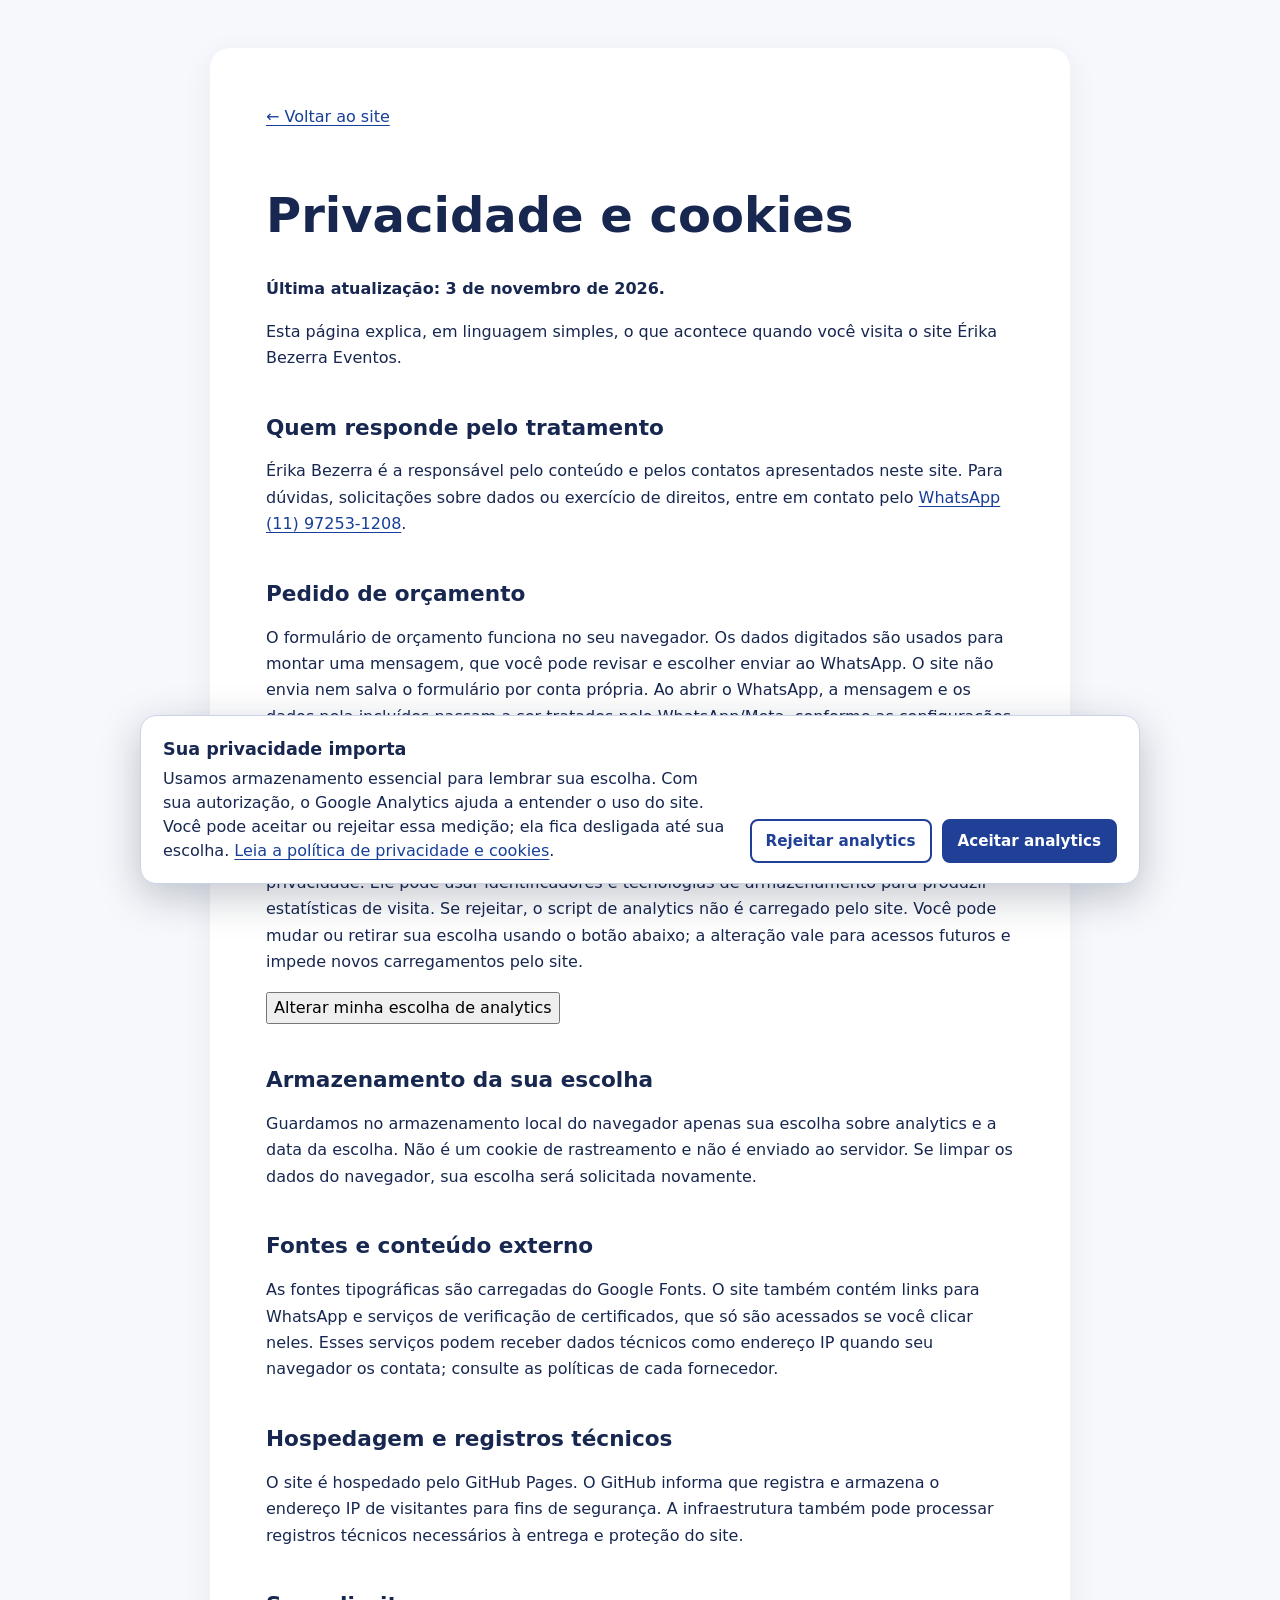
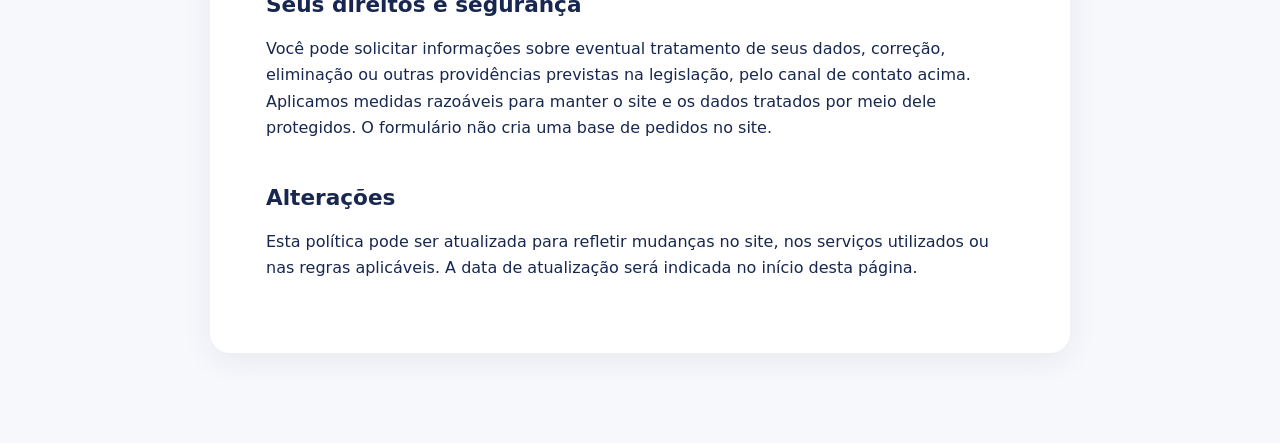
<file: privacidade.html>
<!doctype html>
<html lang="pt-BR">
<head>
  <meta charset="utf-8">
  <meta name="viewport" content="width=device-width, initial-scale=1">
  <meta name="theme-color" content="#203F96">
  <title>Privacidade e cookies | Érika Bezerra Eventos</title>
  <meta name="description" content="Saiba como o site Érika Bezerra Eventos trata dados de navegação e pedidos de orçamento.">
  <link rel="icon" href="favicon-32.png" sizes="32x32" type="image/png">
  <link rel="stylesheet" href="privacidade.css">
  <script defer src="consentimento.js"></script>
  <style>
    :root{font-family:system-ui,sans-serif;color:#172750;background:#f7f8fc;line-height:1.65}*{box-sizing:border-box}body{margin:0}main{width:min(860px,calc(100% - 32px));margin:48px auto 90px;background:white;padding:clamp(24px,5vw,56px);border-radius:20px;box-shadow:0 8px 30px #17275012}h1,h2{line-height:1.2}h1{font-size:clamp(2rem,5vw,3rem)}h2{margin-top:2em;font-size:1.35rem}a{color:#173f99;text-underline-offset:3px}.back{display:inline-block;margin-bottom:24px}button{font:inherit}li{margin:.5em 0}
  </style>
</head>
<body>
<main>
  <a class="back" href="index.html">← Voltar ao site</a>
  <h1>Privacidade e cookies</h1>
  <p><strong>Última atualização: 3 de novembro de 2026.</strong></p>
  <p>Esta página explica, em linguagem simples, o que acontece quando você visita o site Érika Bezerra Eventos.</p>
  <h2>Quem responde pelo tratamento</h2>
  <p>Érika Bezerra é a responsável pelo conteúdo e pelos contatos apresentados neste site. Para dúvidas, solicitações sobre dados ou exercício de direitos, entre em contato pelo <a href="https://wa.me/5511972531208" target="_blank" rel="noopener noreferrer">WhatsApp (11) 97253-1208</a>.</p>
  <h2>Pedido de orçamento</h2>
  <p>O formulário de orçamento funciona no seu navegador. Os dados digitados são usados para montar uma mensagem, que você pode revisar e escolher enviar ao WhatsApp. O site não envia nem salva o formulário por conta própria. Ao abrir o WhatsApp, a mensagem e os dados nela incluídos passam a ser tratados pelo WhatsApp/Meta, conforme as configurações e políticas desse serviço. Não inclua informações sensíveis ou desnecessárias.</p>
  <h2>Medição de audiência (Google Analytics)</h2>
  <p>O Google Analytics só é carregado se você escolher “Aceitar analytics” no aviso de privacidade. Ele pode usar identificadores e tecnologias de armazenamento para produzir estatísticas de visita. Se rejeitar, o script de analytics não é carregado pelo site. Você pode mudar ou retirar sua escolha usando o botão abaixo; a alteração vale para acessos futuros e impede novos carregamentos pelo site.</p>
  <p><button type="button" onclick="window.openPrivacySettings()">Alterar minha escolha de analytics</button></p>
  <h2>Armazenamento da sua escolha</h2>
  <p>Guardamos no armazenamento local do navegador apenas sua escolha sobre analytics e a data da escolha. Não é um cookie de rastreamento e não é enviado ao servidor. Se limpar os dados do navegador, sua escolha será solicitada novamente.</p>
  <h2>Fontes e conteúdo externo</h2>
  <p>As fontes tipográficas são carregadas do Google Fonts. O site também contém links para WhatsApp e serviços de verificação de certificados, que só são acessados se você clicar neles. Esses serviços podem receber dados técnicos como endereço IP quando seu navegador os contata; consulte as políticas de cada fornecedor.</p>
  <h2>Hospedagem e registros técnicos</h2>
  <p>O site é hospedado pelo GitHub Pages. O GitHub informa que registra e armazena o endereço IP de visitantes para fins de segurança. A infraestrutura também pode processar registros técnicos necessários à entrega e proteção do site.</p>
  <h2>Seus direitos e segurança</h2>
  <p>Você pode solicitar informações sobre eventual tratamento de seus dados, correção, eliminação ou outras providências previstas na legislação, pelo canal de contato acima. Aplicamos medidas razoáveis para manter o site e os dados tratados por meio dele protegidos. O formulário não cria uma base de pedidos no site.</p>
  <h2>Alterações</h2>
  <p>Esta política pode ser atualizada para refletir mudanças no site, nos serviços utilizados ou nas regras aplicáveis. A data de atualização será indicada no início desta página.</p>
</main>
</body>
</html>
</file>
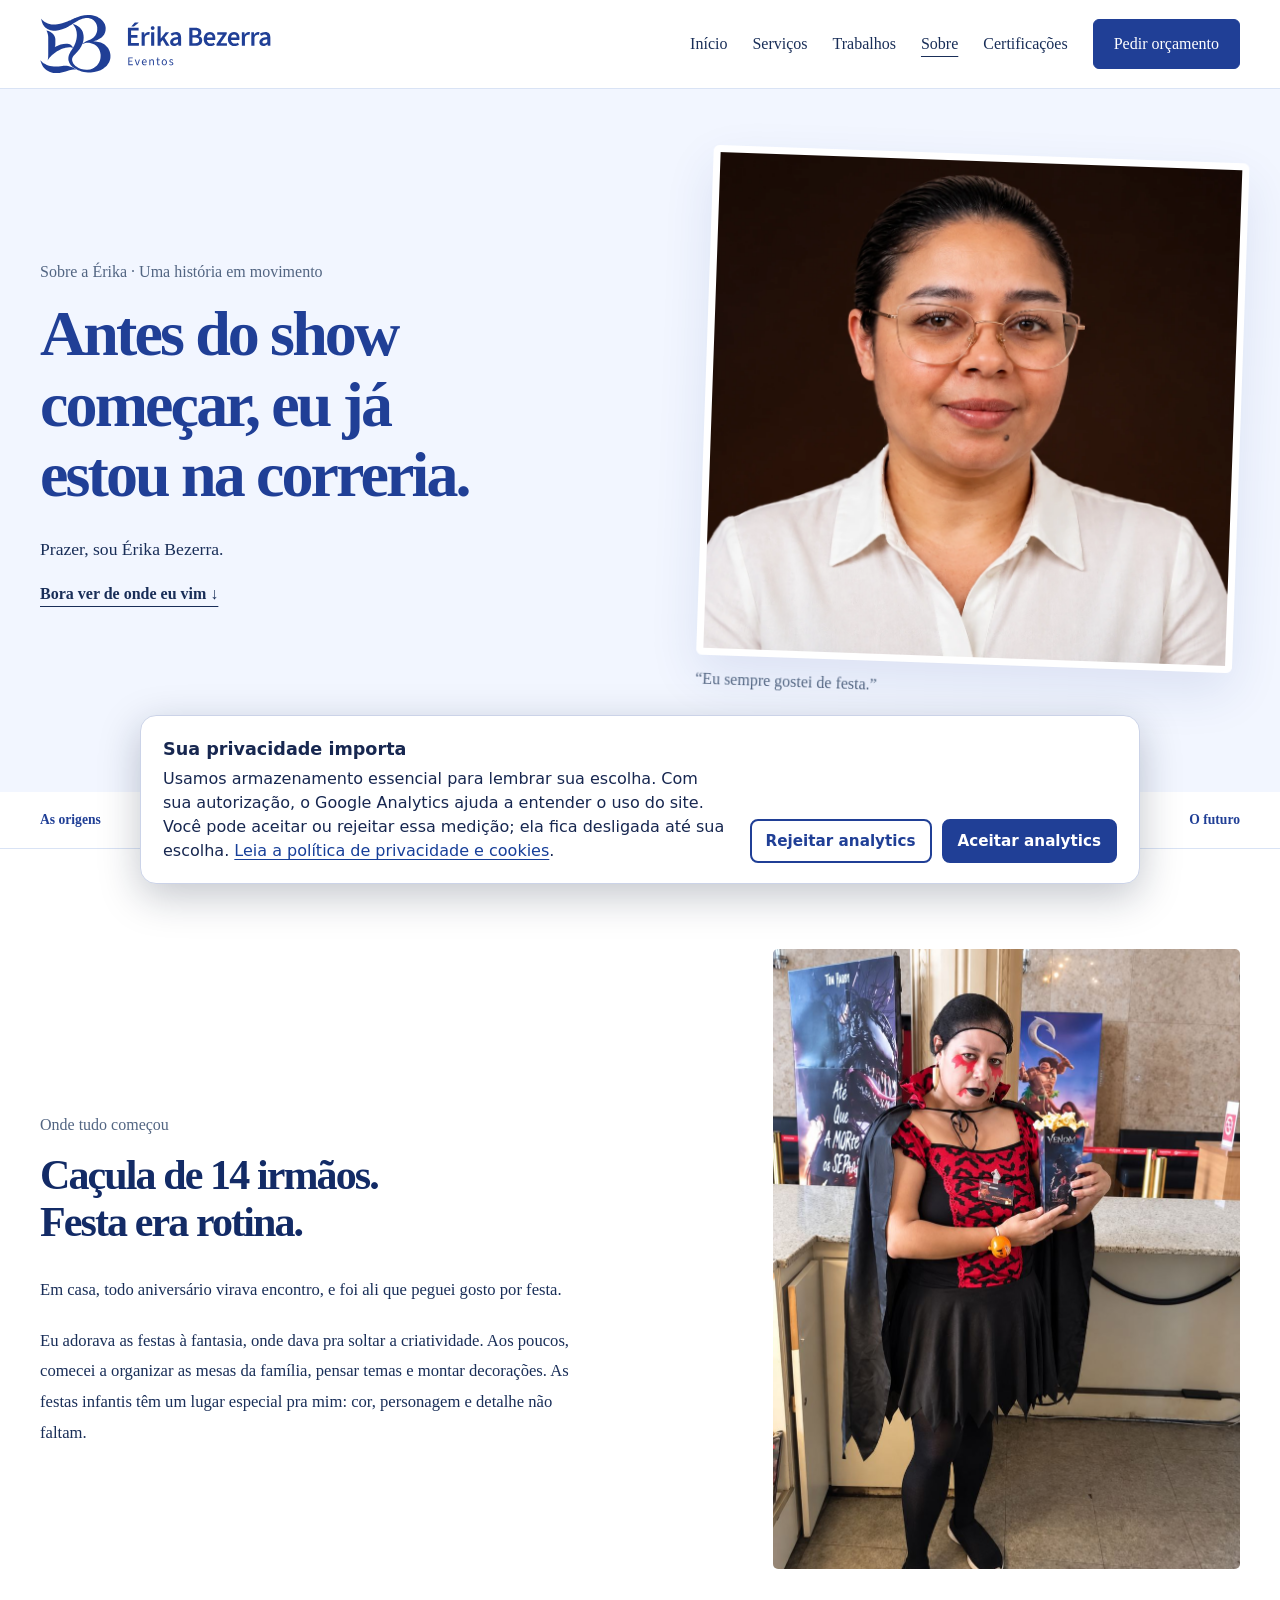
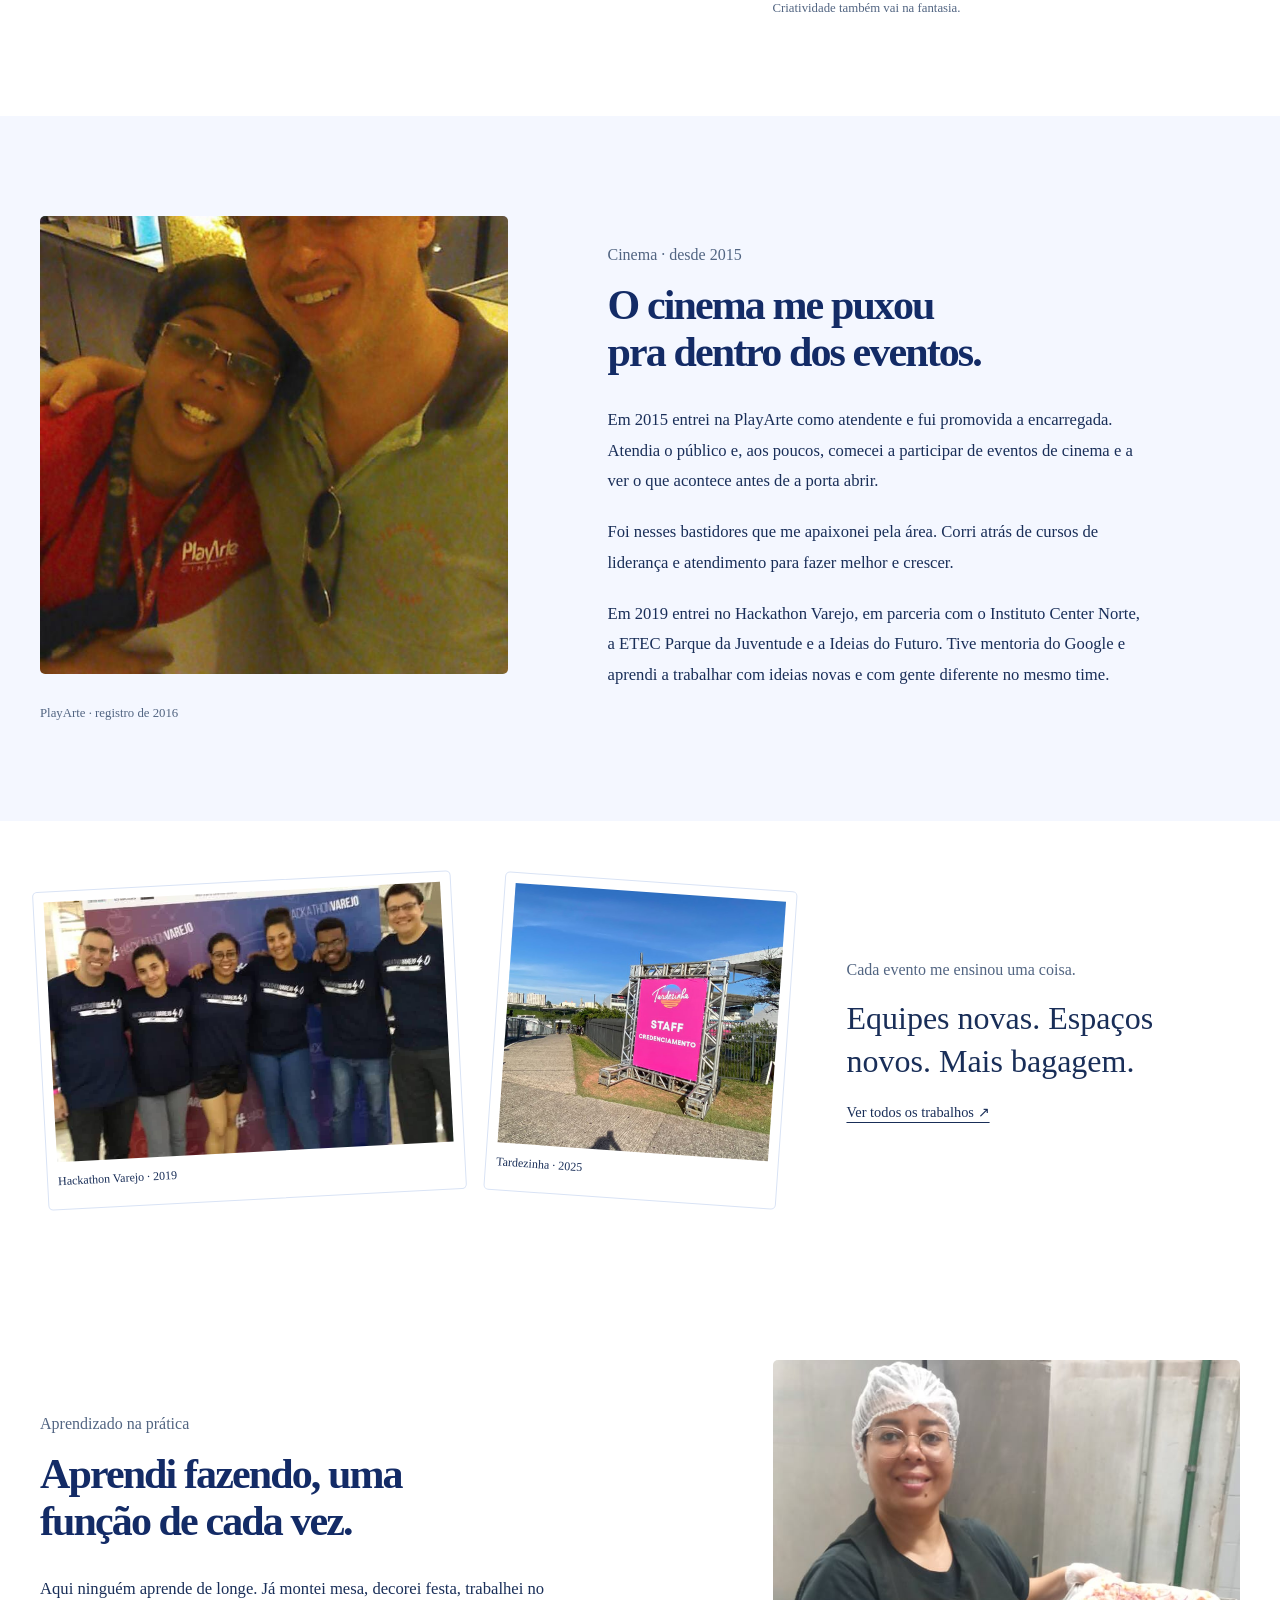
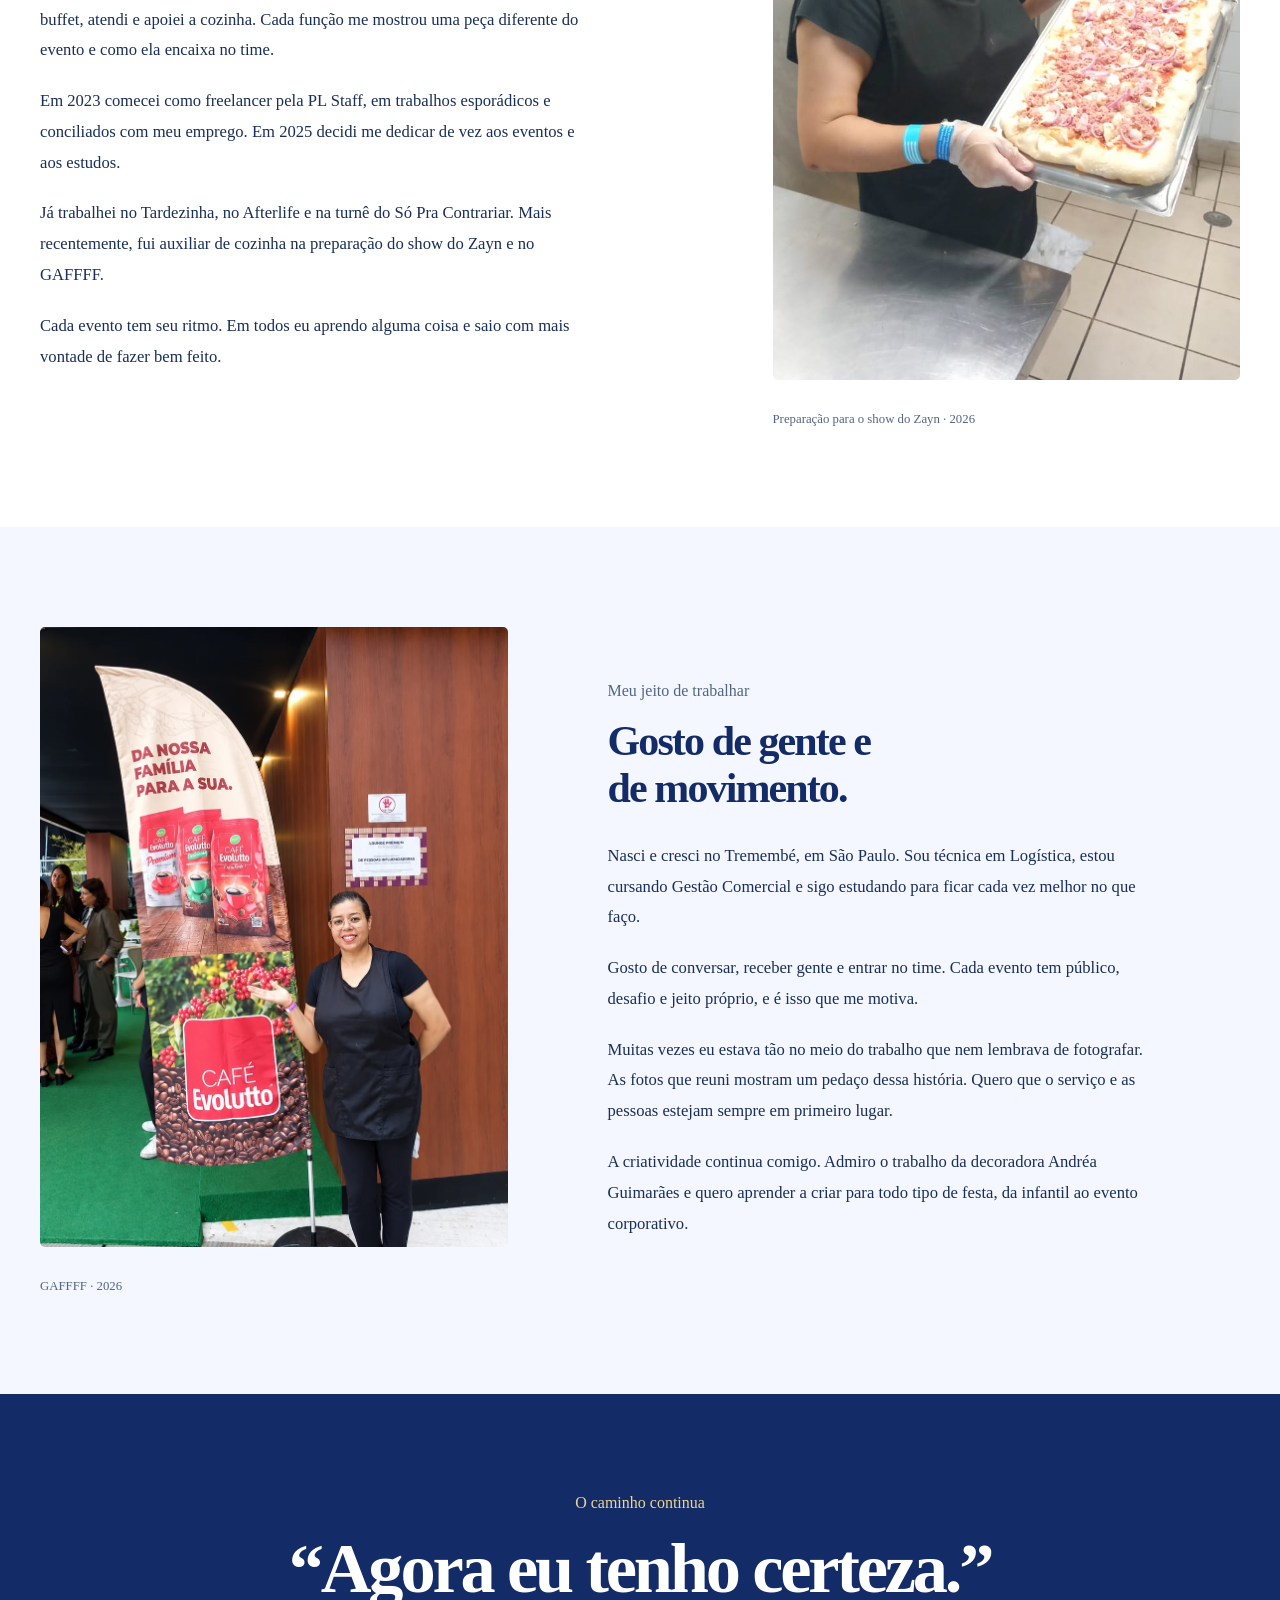
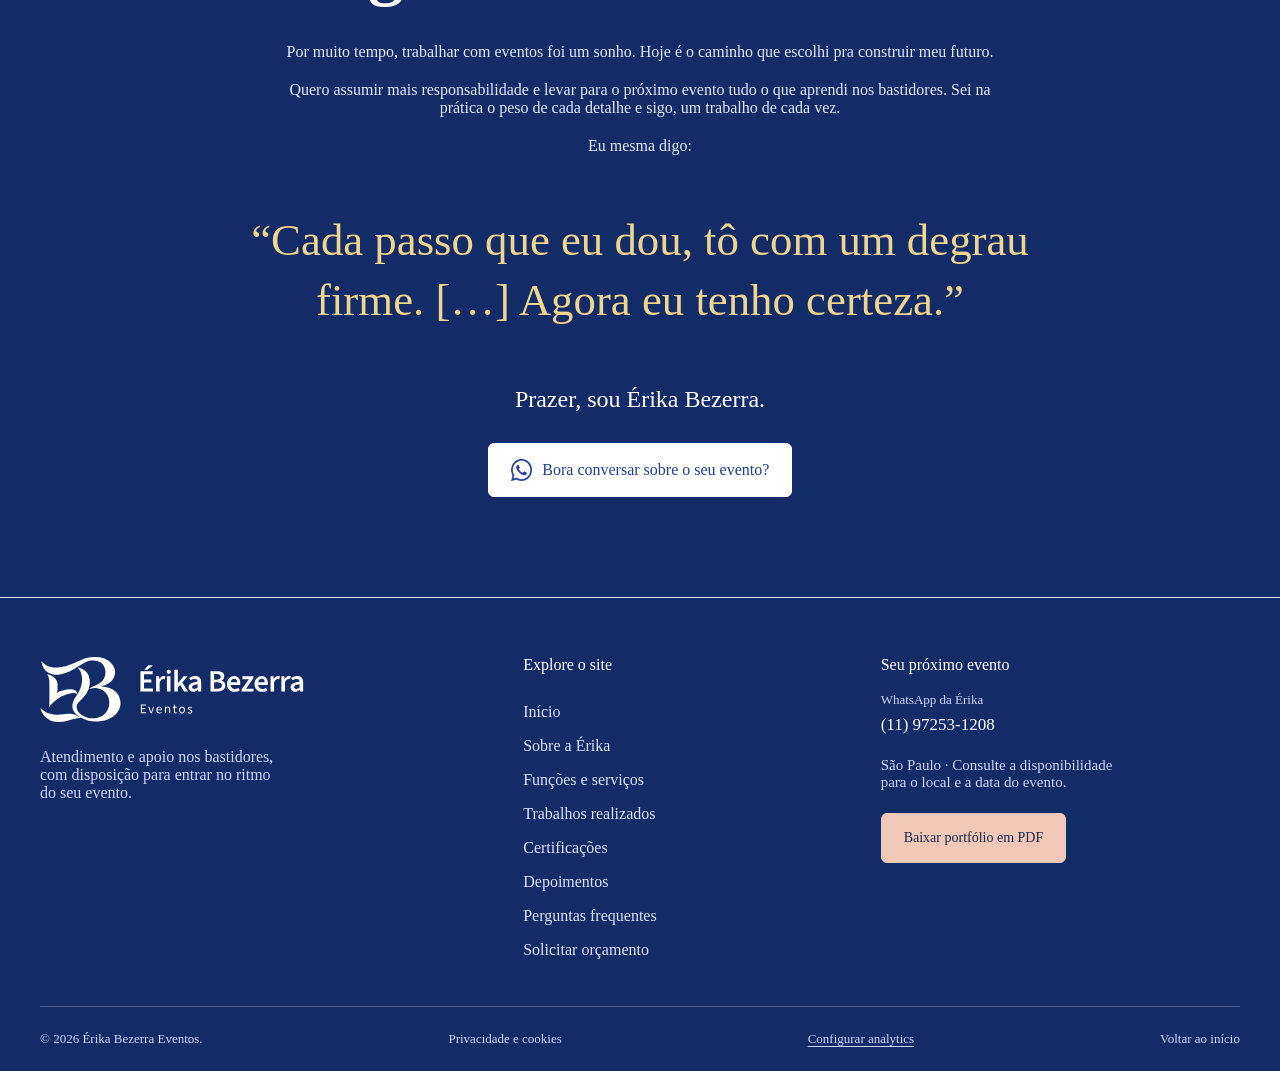
<file: sobre.html>
<!DOCTYPE html>
<html lang="pt-BR"><head>
<link rel="stylesheet" href="privacidade.css">

<meta charset="utf-8">
<meta name="viewport" content="width=device-width, initial-scale=1, viewport-fit=cover">
<title>Sobre a Érika | Érika Bezerra Eventos</title>
<meta name="description" content="Conheça a história de Érika Bezerra: das festas em família e do cinema aos bastidores dos grandes eventos.">
<meta name="theme-color" content="#203F96">
<link rel="icon" href="img/marca/simbolo-eb.svg" type="image/svg+xml">
<link rel="icon" href="favicon-32.png" sizes="32x32" type="image/png">
<link rel="apple-touch-icon" href="apple-touch-icon.png">
<!-- TROQUE a URL abaixo pelo endereço final do site (veja o README) -->
<meta property="og:type" content="website">
<meta property="og:locale" content="pt_BR">






<meta name="twitter:card" content="summary_large_image">
<meta name="twitter:image" content="https://erikabezerraeventos.com.br/img/og.jpg">
<style>
:root{--cream:#FAF9F5;--sage:#E3E9DF;--sage2:#EEF2EA;--green:#2E3F38;--mute:#5F7067;--gold:#A8845A;--line:#dde3d8;--r:22px;--ease:cubic-bezier(.22,.61,.36,1)}
*{box-sizing:border-box;margin:0}
html{scroll-behavior:smooth;scroll-padding-top:76px}
body{font:17px/1.65 "Nunito Sans",system-ui,sans-serif;color:var(--green);background:var(--cream);-webkit-font-smoothing:antialiased;padding-bottom:env(safe-area-inset-bottom)}
img{display:block;max-width:100%}
a{color:inherit}
h1,h2,h3{font-family:Fraunces,Georgia,serif;font-weight:400;line-height:1.12;letter-spacing:-.01em}
h1{font-size:clamp(2.8rem,7vw,5.2rem)}
h2{font-size:clamp(1.9rem,4vw,3rem);max-width:18ch}
h3{font-size:1.3rem}
p{max-width:58ch}
.ic{width:1.35em;height:1.35em;fill:none;stroke:currentColor;stroke-width:1.6;stroke-linecap:round;stroke-linejoin:round;flex:none}
.wrap{width:min(1140px,100% - 44px);margin-inline:auto}
section{padding:clamp(64px,10vw,116px) 0}
.kick{color:var(--gold);font-weight:700;font-size:.88rem;margin-bottom:14px}
.sub{color:var(--mute)}
/* header */
header{position:sticky;top:0;z-index:20;background:rgba(250,249,245,.86);backdrop-filter:blur(12px);-webkit-backdrop-filter:blur(12px);border-bottom:1px solid transparent;transition:border-color .5s var(--ease)}
header.on{border-color:var(--line)}
.bar{display:flex;align-items:center;justify-content:space-between;height:68px;gap:20px}
.logo{font-family:Fraunces,Georgia,serif;font-size:1.25rem;text-decoration:none}
nav{display:flex;gap:26px;align-items:center;font-size:.95rem;font-weight:600}
nav a{text-decoration:none;color:var(--mute);transition:color .4s}
nav a:hover{color:var(--green)}
/* buttons */
.btn{display:inline-flex;align-items:center;gap:10px;padding:14px 26px;border-radius:99px;font:700 .98rem "Nunito Sans",sans-serif;text-decoration:none;border:1.5px solid var(--green);cursor:pointer;transition:background .5s var(--ease),color .5s var(--ease),transform .5s var(--ease),box-shadow .5s var(--ease)}
.btn:hover{transform:translateY(-2px);box-shadow:0 10px 26px -12px rgba(46,63,56,.45)}
.btn.fill{background:var(--green);color:var(--cream)}
.btn.fill:hover{background:#3b5248}
.btn.line:hover{background:var(--green);color:var(--cream)}
.btn.sm{padding:9px 18px;font-size:.88rem}
:focus-visible{outline:3px solid var(--gold);outline-offset:3px}
/* hero */
.hero{padding:clamp(36px,6vw,70px) 0 clamp(64px,9vw,110px);background:linear-gradient(90deg,var(--cream) 55%,var(--sage) 55%)}
.hero .wrap{display:grid;grid-template-columns:1.15fr .85fr;gap:clamp(28px,6vw,80px);align-items:center}
.hero h1 span{display:block}
.hero .tag{font-family:Fraunces,Georgia,serif;font-size:clamp(1.3rem,2.6vw,1.75rem);margin:26px 0 12px}
.chips{display:flex;flex-wrap:wrap;gap:8px;margin:22px 0 34px;padding:0;list-style:none}
.chips li{padding:6px 15px;border:1px solid var(--line);border-radius:99px;font-size:.88rem;color:var(--mute);background:var(--cream)}
.cta{display:flex;flex-wrap:wrap;gap:12px}
.arch{border-radius:999px 999px 26px 26px;overflow:hidden;aspect-ratio:4/5.2;box-shadow:0 30px 60px -34px rgba(46,63,56,.55)}
.arch img{width:100%;height:100%;object-fit:cover;object-position:50% 25%}
.hero .in{opacity:0;transform:translateY(16px);animation:in 1.1s var(--ease) forwards}
.hero .in:nth-child(2){animation-delay:.15s}.hero .in:nth-child(3){animation-delay:.3s}.hero .in:nth-child(4){animation-delay:.45s}.hero .in:nth-child(5){animation-delay:.6s}
.hero .arch{opacity:0;animation:in 1.4s .25s var(--ease) forwards}
@keyframes in{to{opacity:1;transform:none}}
/* sobre */
.about{background:var(--sage2)}
.split{display:grid;grid-template-columns:1fr 1fr;gap:clamp(28px,6vw,80px);align-items:center}
.ph{border-radius:var(--r);overflow:hidden;background:var(--sage)}
.ph img{width:100%;height:100%;object-fit:cover;transition:transform 1.6s var(--ease)}
.ph:hover img{transform:scale(1.035)}
.about .ph{aspect-ratio:4/3}
.about p+p{margin-top:16px}
.about .big{font-family:Fraunces,Georgia,serif;font-size:1.35rem;line-height:1.4;color:var(--green);margin-top:26px}
/* funções */
.head{margin-bottom:46px}
.head p{margin-top:16px}
.grid{display:grid;grid-template-columns:repeat(auto-fill,minmax(250px,1fr));gap:16px}
.card{padding:26px 24px;border:1px solid var(--line);border-radius:var(--r);background:#fff;transition:transform .7s var(--ease),border-color .7s,background .7s}
.card:hover{transform:translateY(-4px);border-color:var(--gold)}
.card .ic{width:30px;height:30px;color:var(--gold);margin-bottom:16px}
.card h3{font-size:1.15rem;margin-bottom:6px}
.card p{font-size:.94rem;color:var(--mute)}
/* trabalhos */
.work{border-top:1px solid var(--line)}
.work:nth-of-type(even){background:var(--sage2)}
.work .split{align-items:start}
.work.rev .txt{order:2}
.txt{position:sticky;top:104px}
.txt .ic{width:32px;height:32px;color:var(--gold);margin-bottom:18px}
.txt h2{font-size:clamp(1.7rem,3.2vw,2.4rem);margin-bottom:16px}
.txt ul{list-style:none;padding:0;margin-top:22px;display:grid;gap:14px}
.txt li{padding-left:18px;border-left:2px solid var(--gold)}
.txt li b{display:block;font-weight:700}
.txt li span{color:var(--mute);font-size:.95rem}
.shots{display:grid;grid-template-columns:repeat(2,1fr);gap:14px}
.shots .ph{aspect-ratio:3/4}
.shots .ph.wide{grid-column:1/-1;aspect-ratio:16/10}
.shots.one{grid-template-columns:1fr}
/* diferenciais */
.diff{background:var(--green);color:var(--cream)}
.diff .kick{color:#d3b58d}
.diff .grid{grid-template-columns:repeat(auto-fit,minmax(240px,1fr))}
.diff .card{background:transparent;border-color:rgba(250,249,245,.22)}
.diff .card p{color:#c9d3cd}
.diff .card .ic{color:#d3b58d}
.diff .quote{margin-top:42px;font-family:Fraunces,Georgia,serif;font-size:clamp(1.4rem,3vw,2rem);line-height:1.3;max-width:26ch}
/* contato */
.contact{background:var(--sage)}
.box{background:var(--cream);border-radius:30px;padding:clamp(28px,5vw,56px);display:grid;grid-template-columns:1fr 1fr;gap:clamp(24px,5vw,60px);align-items:center;box-shadow:0 30px 60px -40px rgba(46,63,56,.5)}
.box h2{max-width:14ch}
.box .sub{margin-top:14px}
form{display:grid;gap:16px}
label{display:grid;gap:7px;font-weight:700;font-size:.92rem}
input{font:inherit;font-weight:400;padding:14px 16px;border:1.5px solid var(--line);border-radius:14px;background:#fff;color:var(--green);transition:border-color .4s,box-shadow .4s}
input:focus{outline:none;border-color:var(--green);box-shadow:0 0 0 4px rgba(168,132,90,.22)}
form .btn{justify-content:center;width:100%}
.fine{font-size:.85rem;color:var(--mute)}
.pdf{margin-top:30px;display:flex;flex-wrap:wrap;align-items:center;gap:14px;color:var(--mute)}
footer{padding:34px 0 40px;font-size:.9rem;color:var(--mute);text-align:center}
.wa{position:fixed;right:max(18px,env(safe-area-inset-right));bottom:max(18px,env(safe-area-inset-bottom));z-index:30;width:56px;height:56px;border-radius:50%;background:var(--green);color:var(--cream);display:grid;place-items:center;box-shadow:0 14px 30px -10px rgba(46,63,56,.6);transition:transform .5s var(--ease),opacity .6s;opacity:0;pointer-events:none}
.wa.on{opacity:1;pointer-events:auto}
.wa:hover{transform:scale(1.07)}
.wa .ic{width:26px;height:26px}
/* reveal suave */
.rv{opacity:0;transform:translateY(18px);transition:opacity 1.1s var(--ease),transform 1.1s var(--ease);transition-delay:var(--d,0s)}
.rv.show{opacity:1;transform:none}
@media(max-width:860px){
 nav a:not(.btn){display:none}
 .hero{background:var(--cream)}
 .hero .wrap,.split,.box{grid-template-columns:1fr}
 .hero .arch{max-width:380px;order:-1;aspect-ratio:4/4.6}
 .txt{position:static}.work.rev .txt{order:0}
}
@media(prefers-reduced-motion:reduce){
 html{scroll-behavior:auto}
 *,*::before,*::after{animation-duration:.01ms!important;transition-duration:.01ms!important;animation-delay:0s!important}
 .rv,.hero .in,.hero .arch{opacity:1;transform:none}
}

/* GAFFFF 2026: recent work, full-frame photographs and manual video playback. */
.event-feature{background:var(--sage2);border-top:1px solid var(--line)}
.event-heading{display:grid;grid-template-columns:1.15fr .85fr;gap:48px;align-items:start;margin-bottom:38px}
.event-heading h2{max-width:20ch}.event-heading h3{margin:22px 0 12px}
.event-meta{display:flex;flex-wrap:wrap;gap:10px;margin-top:22px;padding:0;list-style:none}
.event-meta li{border:1px solid #b6c4b4;padding:7px 14px;border-radius:24px;font-size:.9rem}
.event-context{padding:26px;border:1px solid var(--line);border-radius:22px;background:var(--cream)}
.event-context p+p{margin-top:16px}.event-source{font-size:.85rem;color:var(--mute)}
.event-photos{display:grid;grid-template-columns:repeat(3,minmax(0,1fr));gap:20px;align-items:start}
.event-photos figure{margin:0;min-width:0}.event-photos img{width:100%;height:auto;border-radius:18px;background:var(--sage)}
.event-photos figcaption,.event-videos figcaption{font-size:.9rem;line-height:1.5;color:var(--mute);padding:12px 3px}
.event-photos .event-map{grid-column:2/4}
.event-videos{display:grid;grid-template-columns:1fr 1fr;gap:24px;margin-top:24px}
.event-videos figure{margin:0;min-width:0}.event-videos video{width:100%;height:360px;object-fit:contain;display:block;background:#17241e;border-radius:18px}
.event-video-title{margin-top:44px}.event-video-title p{margin-top:10px;color:var(--mute)}
.event-feature .cta{margin-top:32px}.event-link{display:inline-block;margin-top:14px;color:var(--green);text-underline-offset:4px}
@media(max-width:860px){.event-heading{grid-template-columns:1fr;gap:24px}.event-photos{grid-template-columns:1fr 1fr;gap:14px}.event-photos .event-map{grid-column:1/-1}.event-videos{grid-template-columns:1fr}.event-videos video{height:320px}}
@media(max-width:480px){.event-photos{grid-template-columns:1fr}.event-photos .event-map{grid-column:auto}.event-context{padding:22px}.event-meta li{font-size:.85rem}}

.featured{background:var(--sage2)}.featured-grid{display:grid;grid-template-columns:repeat(3,minmax(0,1fr));gap:24px}.featured-card{display:flex;flex-direction:column;background:var(--cream);border:1px solid var(--line);border-radius:22px;overflow:hidden}.featured-card>a{display:block;overflow:hidden}.featured-card img{width:100%;height:280px;object-fit:cover;transition:transform .4s}.featured-card>a:hover img{transform:scale(1.04)}.featured-copy{padding:26px;display:flex;flex:1;flex-direction:column;gap:12px}.featured-copy h3{font-size:1.65rem}.featured-copy p{font-size:1rem}.featured-copy .more{margin-top:auto;padding-top:12px;font-weight:700}.timeline-intro{background:var(--sage2);padding:70px 0 45px}.timeline-intro h1{font-size:clamp(2.4rem,6vw,4rem);max-width:20ch}.timeline-intro p{margin-top:20px}.year-nav{display:flex;gap:12px;flex-wrap:wrap;margin-top:30px}.year-nav a{padding:8px 18px;border:1px solid var(--line);border-radius:30px;text-decoration:none;background:var(--cream)}.timeline-event{border-top:1px solid var(--line);padding:56px 0}.timeline-title{margin-bottom:36px}.timeline-title h2{max-width:none;margin-bottom:16px}.timeline-title .role{font-weight:700;color:var(--gold);margin-bottom:12px}.timeline-title .place{color:var(--mute);margin-bottom:12px}.gallery{display:grid;grid-template-columns:repeat(3,minmax(0,1fr));gap:16px}.gallery a{border-radius:16px;overflow:hidden;background:var(--sage);display:block}.gallery img{width:100%;height:300px;object-fit:cover}.video-gallery{display:grid;grid-template-columns:repeat(2,minmax(0,1fr));gap:20px;margin-top:24px}.video-gallery video{width:100%;height:320px;background:#18251f;border-radius:16px;object-fit:contain}.video-gallery figcaption{font-size:.88rem;color:var(--mute);padding-top:6px}.gallery-details{margin-top:24px}.gallery-details summary{cursor:pointer;font-weight:700;padding:14px 0}.gallery-details .gallery{margin-top:12px}.section-label{padding:55px 0 24px;background:var(--sage2)}.section-label h2{max-width:none}.all-cta{margin-top:32px}.rv{opacity:1;transform:none}.archive-heading{padding:64px 0 0}.archive-heading h2{max-width:none}@media(max-width:900px){.featured-grid{grid-template-columns:1fr}.featured-card{display:grid;grid-template-columns:1fr 1fr}.featured-card img{height:100%;min-height:270px}.gallery{grid-template-columns:repeat(2,minmax(0,1fr))}}@media(max-width:600px){.featured-card{display:flex}.featured-card img{height:270px;min-height:0}.gallery{gap:10px}.gallery img{height:220px}.video-gallery{grid-template-columns:1fr}.timeline-event{padding:40px 0}.bar{height:auto;min-height:68px;flex-wrap:wrap;padding-block:14px}.bar nav{display:flex;flex-wrap:wrap;gap:14px;font-size:.86rem}.bar nav .btn{display:none}.timeline-intro{padding-top:45px}.wrap{width:calc(100% - 32px)}}@media(prefers-reduced-motion:reduce){html{scroll-behavior:auto}*,*::before,*::after{animation:none!important;transition:none!important}}


.featured-card img[src*="zayn-2026"]{object-position:50% 0%}

@media(max-width:860px){nav a:not(.btn){display:inline}.bar{height:auto;min-height:68px;flex-wrap:wrap;padding-block:14px}.bar nav{display:flex;flex-wrap:wrap;gap:14px;font-size:.9rem}.bar nav .btn{display:none}.bar{gap:10px}}

.qualification-grid{display:grid;grid-template-columns:repeat(3,minmax(0,1fr));gap:24px}.qualification-card{border:1px solid var(--line);border-radius:22px;overflow:hidden;background:#fff;display:flex;flex-direction:column}.qualification-image{display:block;background:var(--sage2);padding:20px}.qualification-image img{width:100%;height:190px;object-fit:contain}.qualification-copy{padding:24px;display:flex;flex-direction:column;gap:14px;flex:1}.qualification-copy .kick{margin:0;font-size:.82rem}.qualification-copy h3{font-size:1.45rem;line-height:1.2}.qualification-copy p{font-size:.96rem}.qualification-copy>a{margin-top:auto;font-weight:700;padding-top:8px}@media(max-width:860px){.qualification-grid{grid-template-columns:1fr}.qualification-card{display:grid;grid-template-columns:minmax(0,1fr) minmax(0,1fr)}.qualification-image{display:flex;align-items:center}.qualification-image img{height:auto}}@media(max-width:600px){.qualification-card{display:flex}.qualification-image img{height:200px}}
</style>
<link rel="stylesheet" href="depoimentos.css">
<link rel="stylesheet" href="whatsapp-icons.css">
<link rel="stylesheet" href="menu.css">
<script src="menu.js" defer=""></script>
<link rel="stylesheet" href="identidade.css">

<link rel="stylesheet" href="sobre.css">
<link rel="canonical" href="https://erikabezerraeventos.com.br/sobre.html"><meta property="og:url" content="https://erikabezerraeventos.com.br/sobre.html">
<meta property="og:image" content="https://erikabezerraeventos.com.br/img/og.jpg">
<link rel="stylesheet" href="marca-azul.css">
<link rel="stylesheet" href="eventos-2026.css?v=20261023-orcamento">
<script src="efeitos-2026.js?v=20261023" defer></script></head>
<body class="page-sobre"><a class="skip-content" href="#conteudo">Pular para o conteúdo</a><header class="event-header" id="top"><div class="event-bar"><a class="event-brand" href="index.html" aria-label="Érika Bezerra Eventos, início"><img src="img/marca/logo-erika.svg" alt="Érika Bezerra Eventos" width="445" height="110"></a><nav class="event-desktop-nav" aria-label="Principal"><a href="index.html">Início</a><a href="funcoes.html">Serviços</a><a href="trabalhos.html">Trabalhos</a><a href="sobre.html" aria-current="page">Sobre</a><a href="certificacoes.html">Certificações</a><a class="btn fill" href="index.html#contato">Pedir orçamento</a></nav><div class="header-menu"><button class="menu-toggle" type="button" aria-label="Abrir menu de navegação" aria-expanded="false" aria-controls="menu-principal">Menu</button><nav class="menu-panel" id="menu-principal" aria-label="Navegação completa" hidden><a href="index.html">Início</a><a href="sobre.html" aria-current="page">Sobre a Érika</a><a href="funcoes.html">Funções e serviços</a><a href="trabalhos.html">Trabalhos</a><a href="certificacoes.html">Certificações</a><a href="depoimentos.html">Depoimentos</a><a href="index.html#duvidas">Perguntas frequentes</a><a href="index.html#contato">Solicitar orçamento</a><a class="menu-portfolio" href="portfolio-erika-bezerra.pdf" target="_blank" rel="noopener noreferrer" download>Baixar portfólio PDF</a></nav></div></div></header><main id="conteudo"><section class="story-opening"><div class="wrap story-opening-grid"><div><p class="kick">Sobre a Érika · Uma história em movimento</p><h1>Antes do show começar, eu já estou na correria.</h1><p class="opening-name">Prazer, sou Érika Bezerra.</p><a class="text-link" href="#origens">Bora ver de onde eu vim ↓</a></div><figure><img src="img/hero-restaurada.webp" alt="Retrato de Érika Bezerra" width="1519" height="1036"><figcaption>“Eu sempre gostei de festa.”</figcaption></figure></div></section><nav class="chapter-nav" aria-label="Capítulos da história"><div class="wrap"><a href="#origens">As origens</a><a href="#cinema">O cinema</a><a href="#pratica">A prática</a><a href="#presente">O presente</a><a href="#futuro">O futuro</a></div></nav><section class="story-chapter" id="origens"><div class="wrap chapter-layout"><div class="chapter-copy"><p class="kick">Onde tudo começou</p><h2>Caçula de 14 irmãos. Festa era rotina.</h2><p>Em casa, todo aniversário virava encontro, e foi ali que peguei gosto por festa.</p><p>Eu adorava as festas à fantasia, onde dava pra soltar a criatividade. Aos poucos, comecei a organizar as mesas da família, pensar temas e montar decorações. As festas infantis têm um lugar especial pra mim: cor, personagem e detalhe não faltam.</p></div><figure class="chapter-photo"><img src="img/tema-fantasia-solo.jpg" alt="Registro de Érika caracterizada em uma festa temática" loading="lazy"><figcaption>Criatividade também vai na fantasia.</figcaption></figure></div></section><section class="story-chapter" id="cinema"><div class="wrap chapter-layout"><div class="chapter-copy"><p class="kick">Cinema · desde 2015</p><h2>O cinema me puxou pra dentro dos eventos.</h2><p>Em 2015 entrei na PlayArte como atendente e fui promovida a encarregada. Atendia o público e, aos poucos, comecei a participar de eventos de cinema e a ver o que acontece antes de a porta abrir.</p><p>Foi nesses bastidores que me apaixonei pela área. Corri atrás de cursos de liderança e atendimento para fazer melhor e crescer.</p><p>Em 2019 entrei no Hackathon Varejo, em parceria com o Instituto Center Norte, a ETEC Parque da Juventude e a Ideias do Futuro. Tive mentoria do Google e aprendi a trabalhar com ideias novas e com gente diferente no mesmo time.</p></div><figure class="chapter-photo"><img src="media/playarte-2016/foto-1.jpg" alt="Registro da trajetória de Érika na PlayArte" loading="lazy"><figcaption>PlayArte · registro de 2016</figcaption></figure></div></section><aside class="memory-strip wrap" aria-label="Mais registros da trajetória"><figure><img src="media/hackathon-2019/foto-1.jpeg" alt="Equipe no Hackathon Varejo de 2019" loading="lazy"><figcaption>Hackathon Varejo · 2019</figcaption></figure><figure><img src="media/tardezinha-2025/foto-2.jpg" alt="Registro do Tardezinha" loading="lazy"><figcaption>Tardezinha · 2025</figcaption></figure><div><p class="kick">Cada evento me ensinou uma coisa.</p><p>Equipes novas. Espaços novos. Mais bagagem.</p><a href="trabalhos.html">Ver todos os trabalhos ↗</a></div></aside><section class="story-chapter" id="pratica"><div class="wrap chapter-layout"><div class="chapter-copy"><p class="kick">Aprendizado na prática</p><h2>Aprendi fazendo, uma função de cada vez.</h2><p>Aqui ninguém aprende de longe. Já montei mesa, decorei festa, trabalhei no buffet, atendi e apoiei a cozinha. Cada função me mostrou uma peça diferente do evento e como ela encaixa no time.</p><p>Em 2023 comecei como freelancer pela PL Staff, em trabalhos esporádicos e conciliados com meu emprego. Em 2025 decidi me dedicar de vez aos eventos e aos estudos.</p><p>Já trabalhei no Tardezinha, no Afterlife e na turnê do Só Pra Contrariar. Mais recentemente, fui auxiliar de cozinha na preparação do show do Zayn e no GAFFFF.</p><p>Cada evento tem seu ritmo. Em todos eu aprendo alguma coisa e saio com mais vontade de fazer bem feito.</p></div><figure class="chapter-photo"><img src="media/zayn-2026/foto-4.jpeg" alt="Érika no preparo de alimentos nos bastidores" loading="lazy"><figcaption>Preparação para o show do Zayn · 2026</figcaption></figure></div></section><section class="story-chapter" id="presente"><div class="wrap chapter-layout"><div class="chapter-copy"><p class="kick">Meu jeito de trabalhar</p><h2>Gosto de gente e de movimento.</h2><p>Nasci e cresci no Tremembé, em São Paulo. Sou técnica em Logística, estou cursando Gestão Comercial e sigo estudando para ficar cada vez melhor no que faço.</p><p>Gosto de conversar, receber gente e entrar no time. Cada evento tem público, desafio e jeito próprio, e é isso que me motiva.</p><p>Muitas vezes eu estava tão no meio do trabalho que nem lembrava de fotografar. As fotos que reuni mostram um pedaço dessa história. Quero que o serviço e as pessoas estejam sempre em primeiro lugar.</p><p>A criatividade continua comigo. Admiro o trabalho da decoradora Andréa Guimarães e quero aprender a criar para todo tipo de festa, da infantil ao evento corporativo.</p></div><figure class="chapter-photo"><img src="img/gaffff-2026/erika-no-evento.webp" alt="Érika durante o GAFFFF" loading="lazy"><figcaption>GAFFFF · 2026</figcaption></figure></div></section><section class="story-future" id="futuro"><div class="wrap"><p class="kick">O caminho continua</p><h2>“Agora eu tenho certeza.”</h2><div class="future-copy"><p>Por muito tempo, trabalhar com eventos foi um sonho. Hoje é o caminho que escolhi pra construir meu futuro.</p><p>Quero assumir mais responsabilidade e levar para o próximo evento tudo o que aprendi nos bastidores. Sei na prática o peso de cada detalhe e sigo, um trabalho de cada vez.</p><p>Eu mesma digo:</p></div><blockquote>“Cada passo que eu dou, tô com um degrau firme. […] Agora eu tenho certeza.”</blockquote><p class="signature">Prazer, sou Érika Bezerra.</p><a class="btn fill" href="index.html#contato"><span class="ic whatsapp-icon" aria-hidden="true"></span>Bora conversar sobre o seu evento?</a></div></section></main><footer class="event-footer" id="rodape"><div class="wrap event-footer-grid"><div class="footer-about"><a class="event-brand" href="index.html" aria-label="Érika Bezerra Eventos, início"><img src="img/marca/logo-erika-claro.svg" alt="Érika Bezerra Eventos" width="445" height="110" loading="lazy"></a><p>Atendimento e apoio nos bastidores, com disposição para entrar no ritmo do seu evento.</p></div><nav aria-label="Páginas e seções do site"><h2>Explore o site</h2><a href="index.html">Início</a><a href="sobre.html">Sobre a Érika</a><a href="funcoes.html">Funções e serviços</a><a href="trabalhos.html">Trabalhos realizados</a><a href="certificacoes.html">Certificações</a><a href="depoimentos.html">Depoimentos</a><a href="index.html#duvidas">Perguntas frequentes</a><a href="index.html#contato">Solicitar orçamento</a></nav><div class="footer-contact"><h2>Seu próximo evento</h2><a href="https://wa.me/5511972531208" target="_blank" rel="noopener noreferrer"><span>WhatsApp da Érika</span>(11) 97253-1208</a><p class="footer-local">São Paulo · Consulte a disponibilidade para o local e a data do evento.</p><a class="btn" href="portfolio-erika-bezerra.pdf" target="_blank" rel="noopener noreferrer" download>Baixar portfólio em PDF</a></div></div><div class="wrap footer-bottom"><p>© 2026 Érika Bezerra Eventos.</p><a href="#top">Voltar ao início</a></div></footer><script defer src="consentimento.js"></script>
</body></html>
</file>
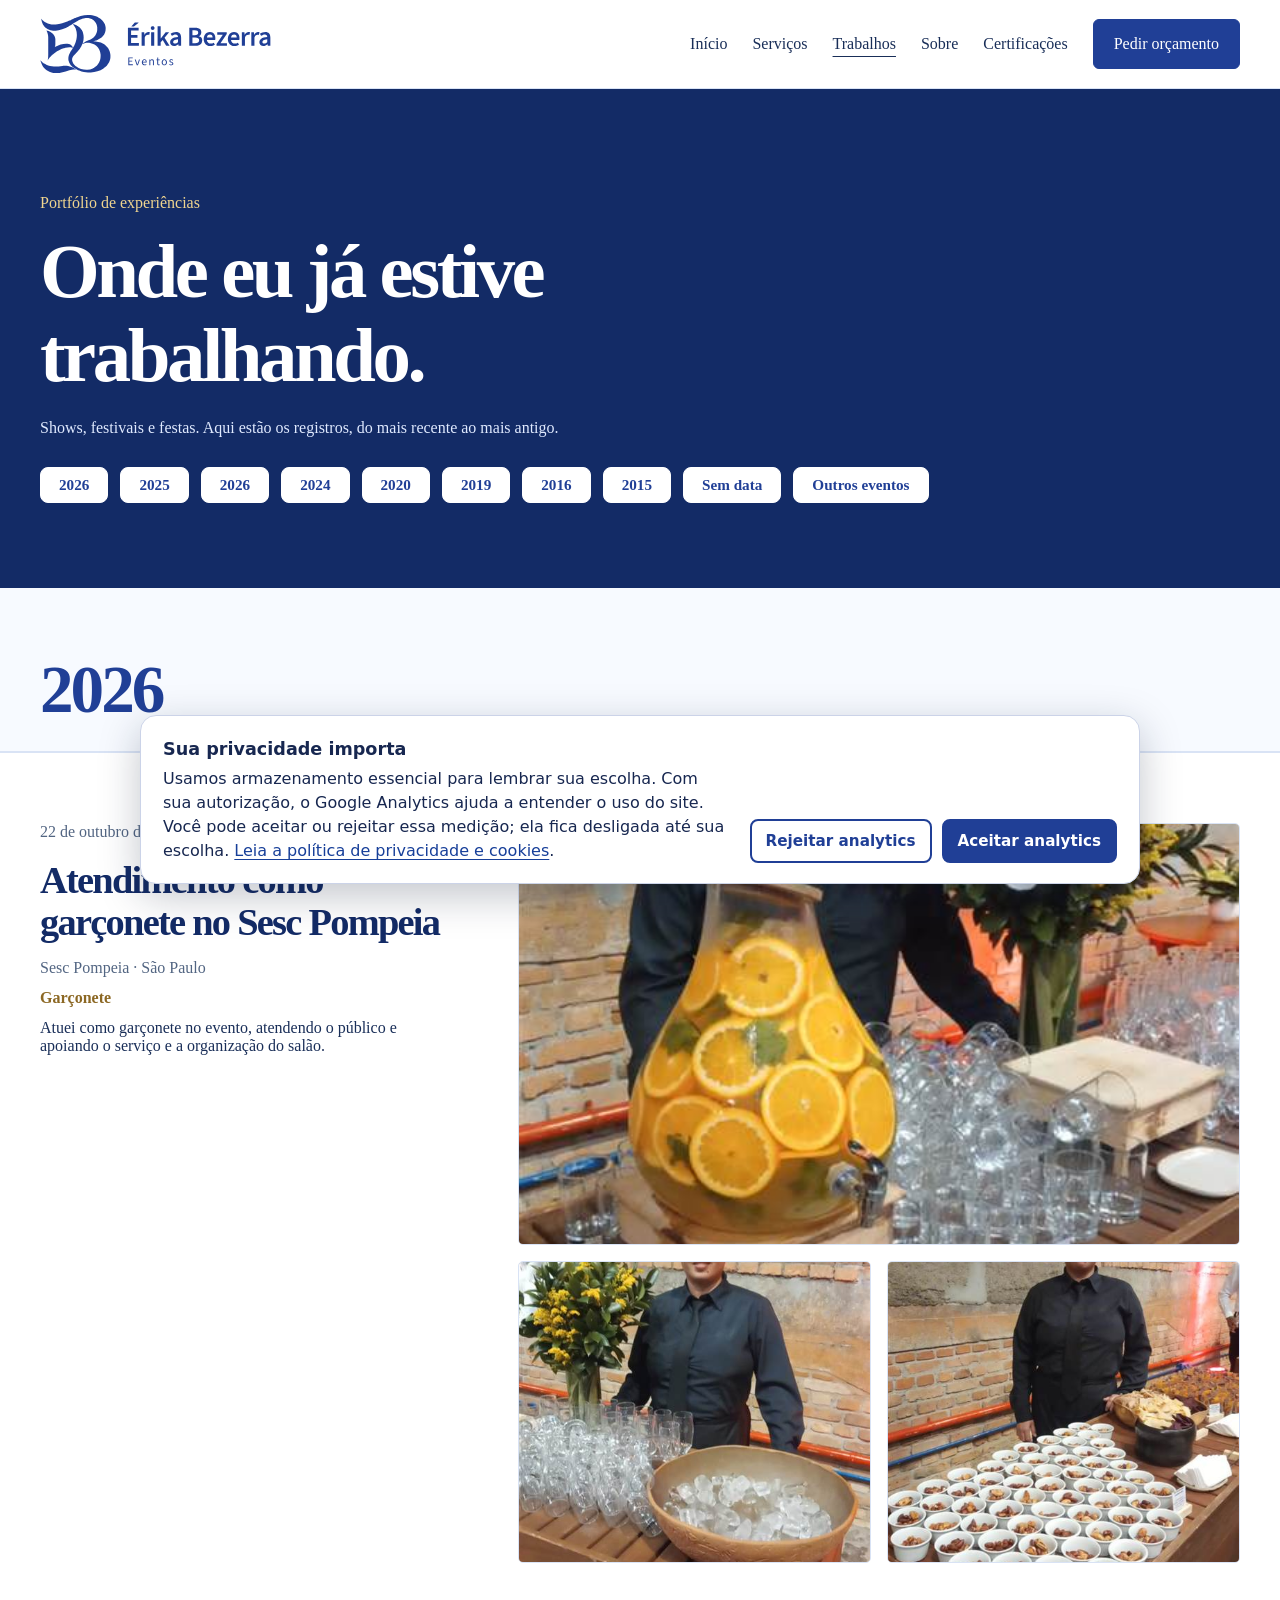
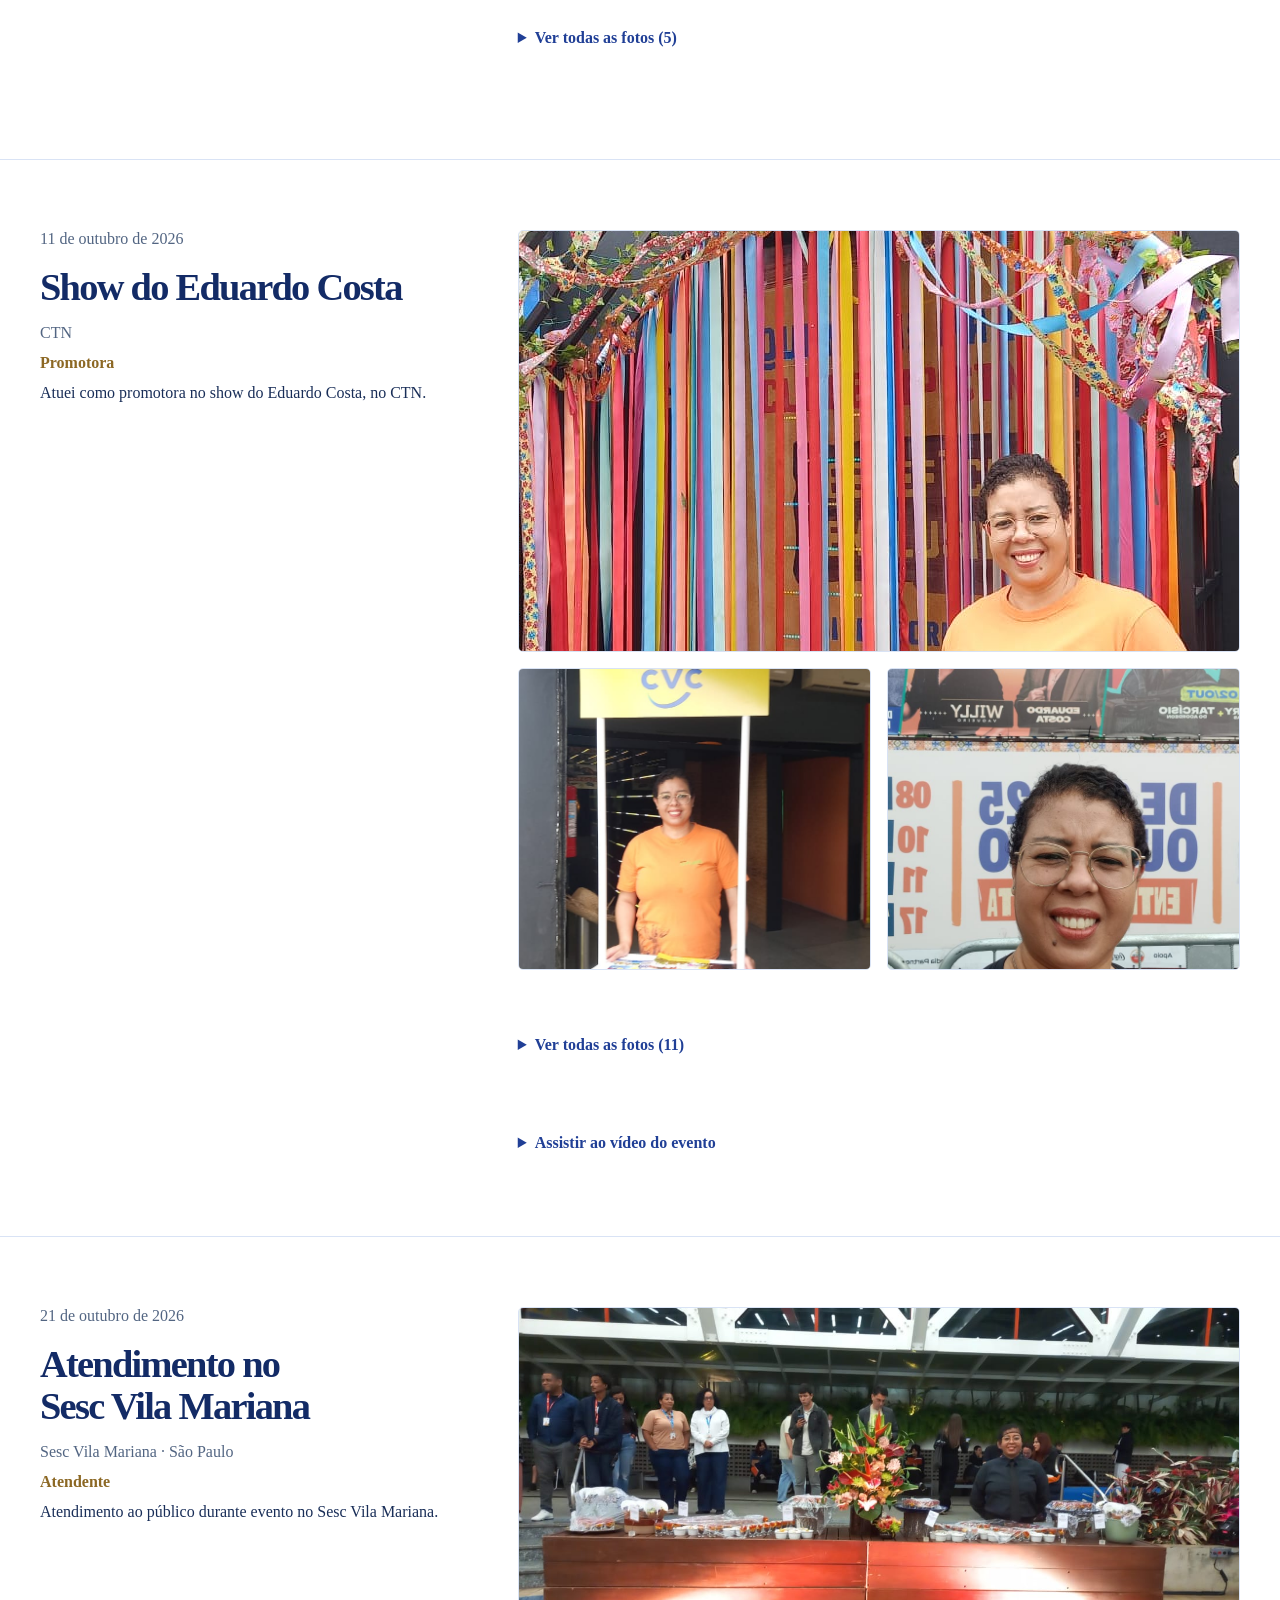
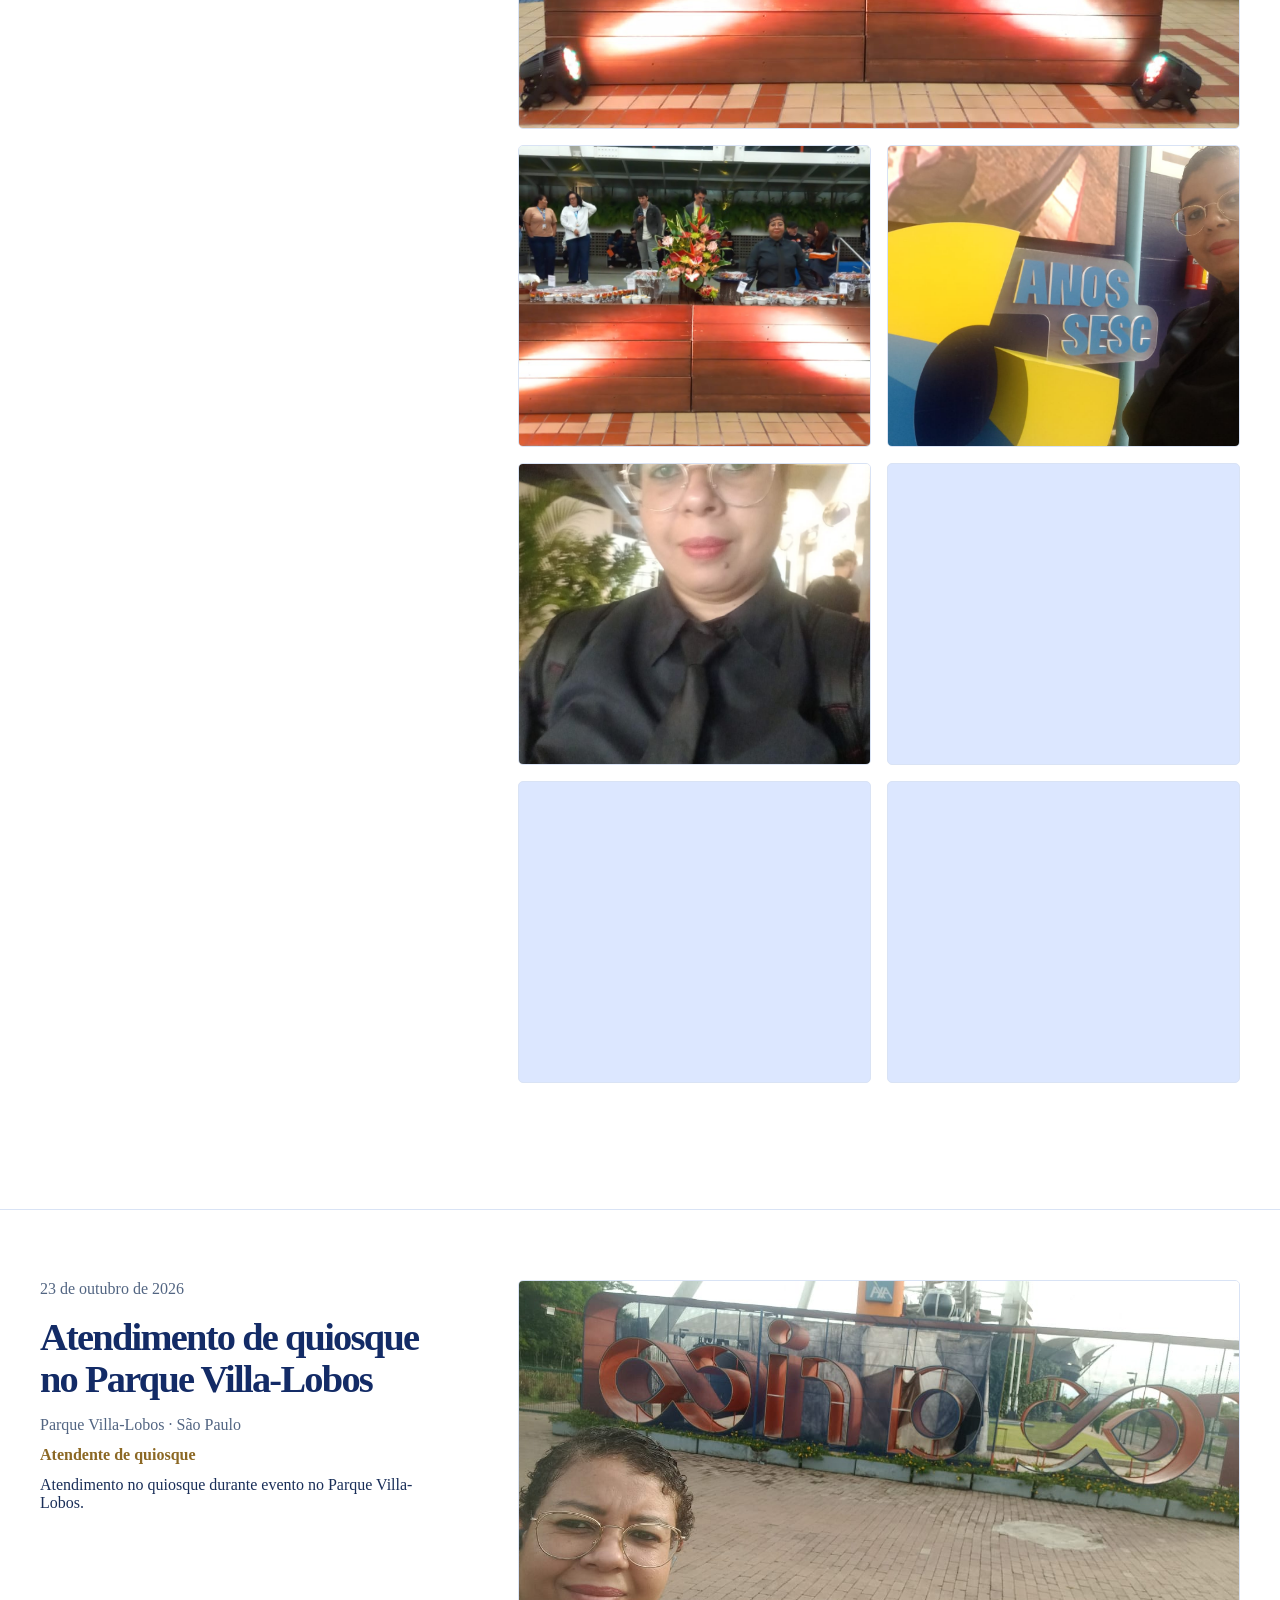
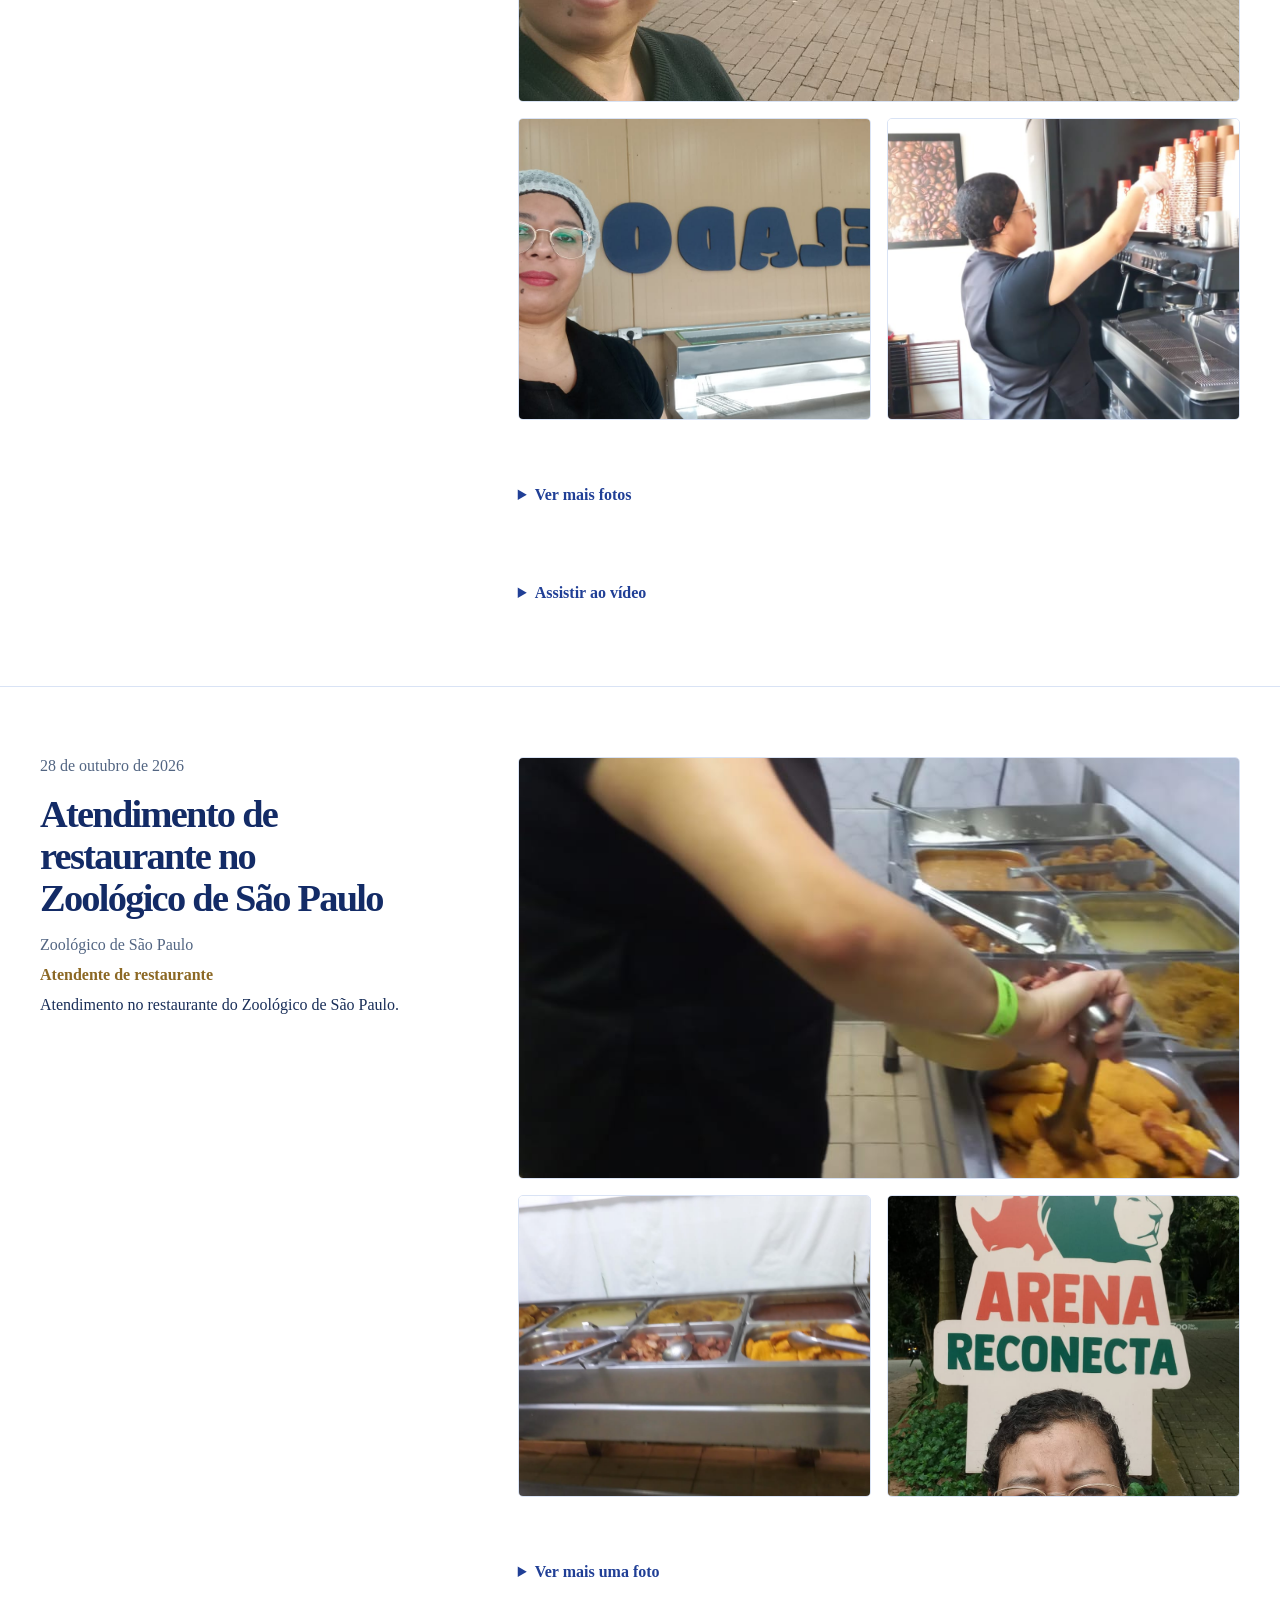
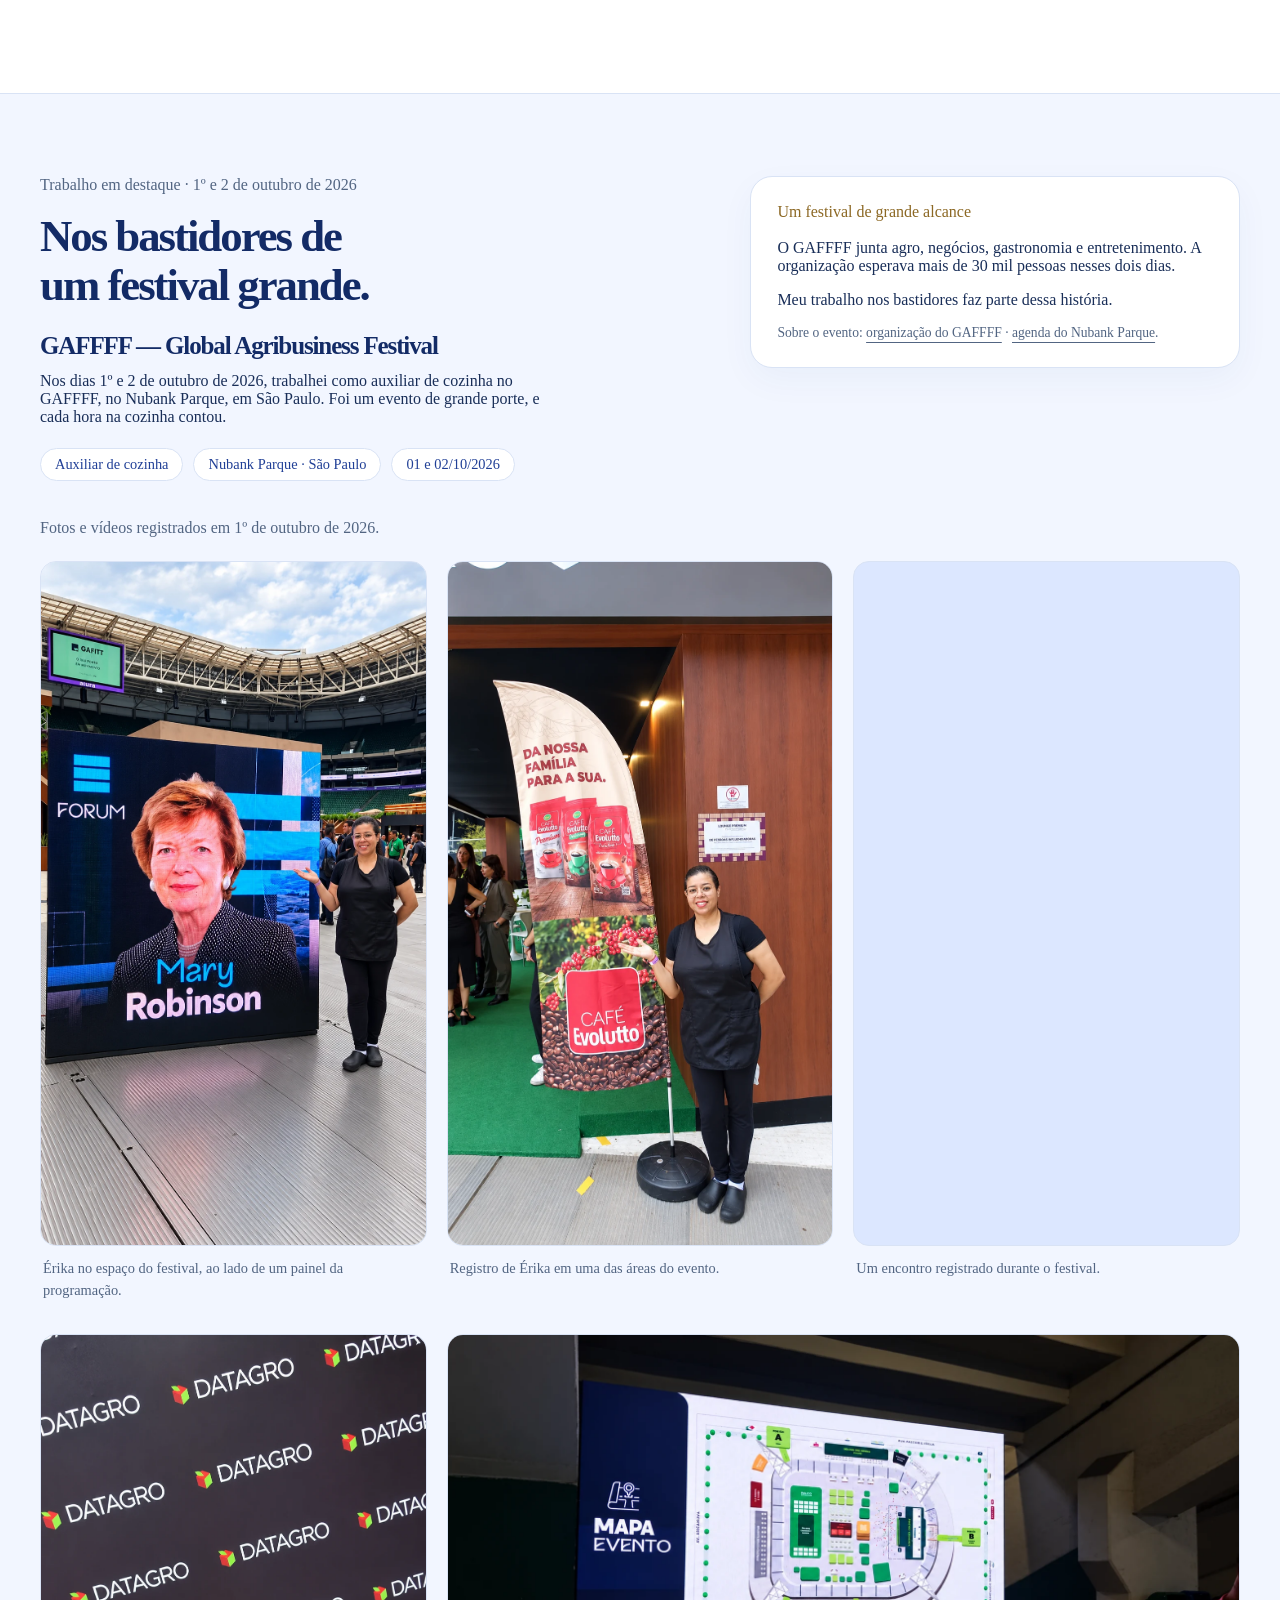
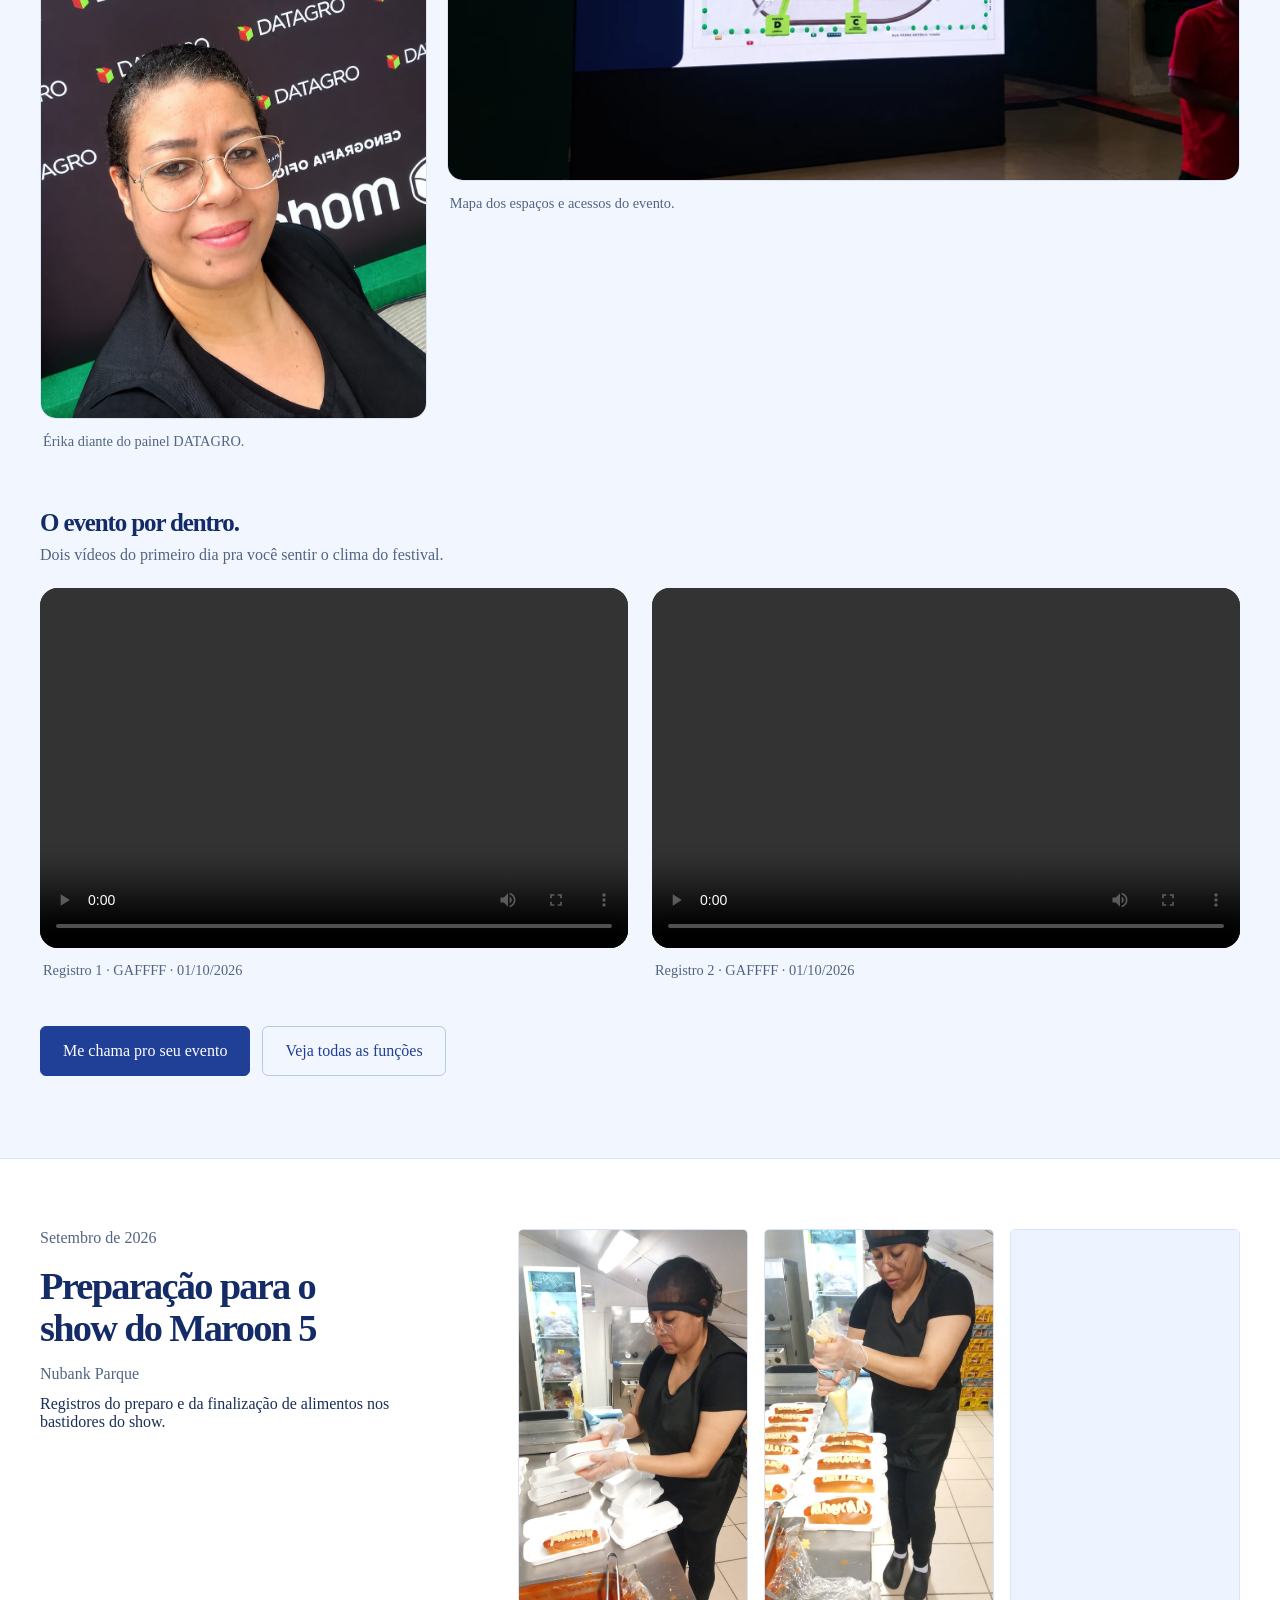
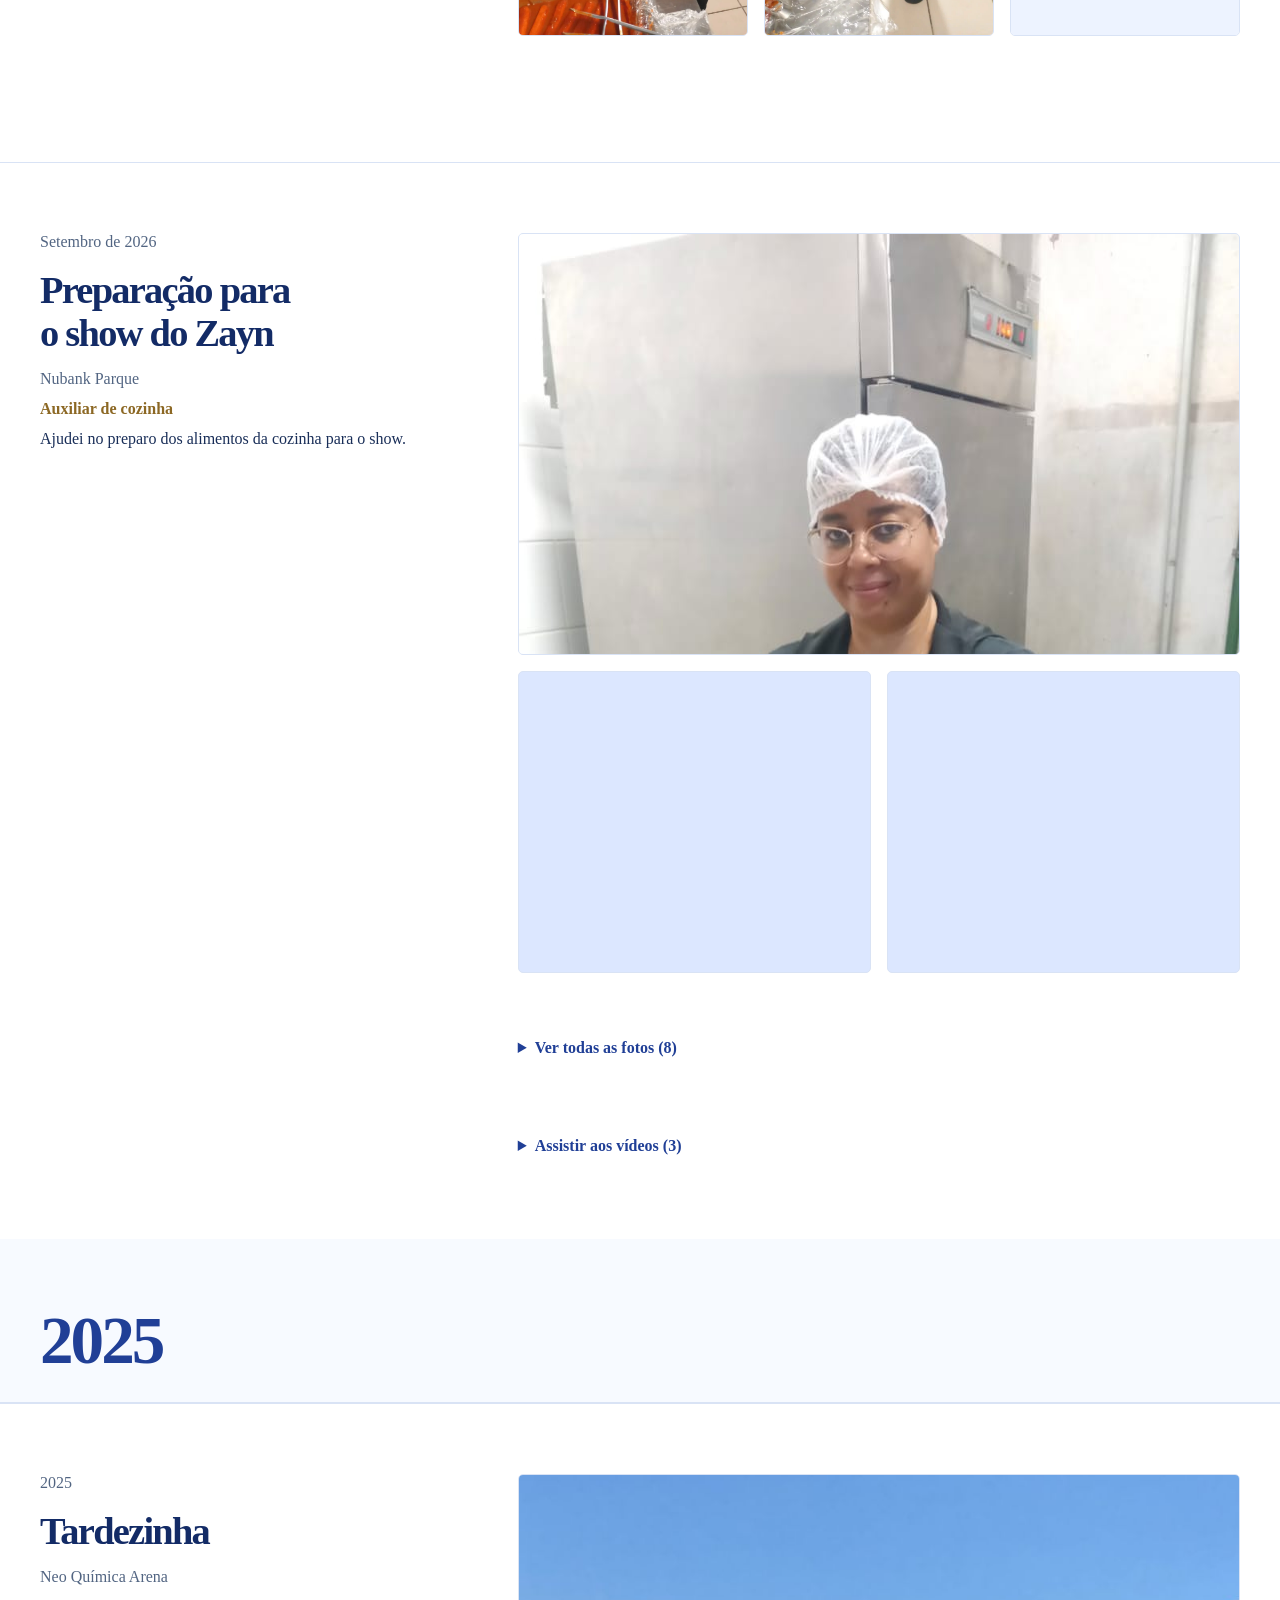
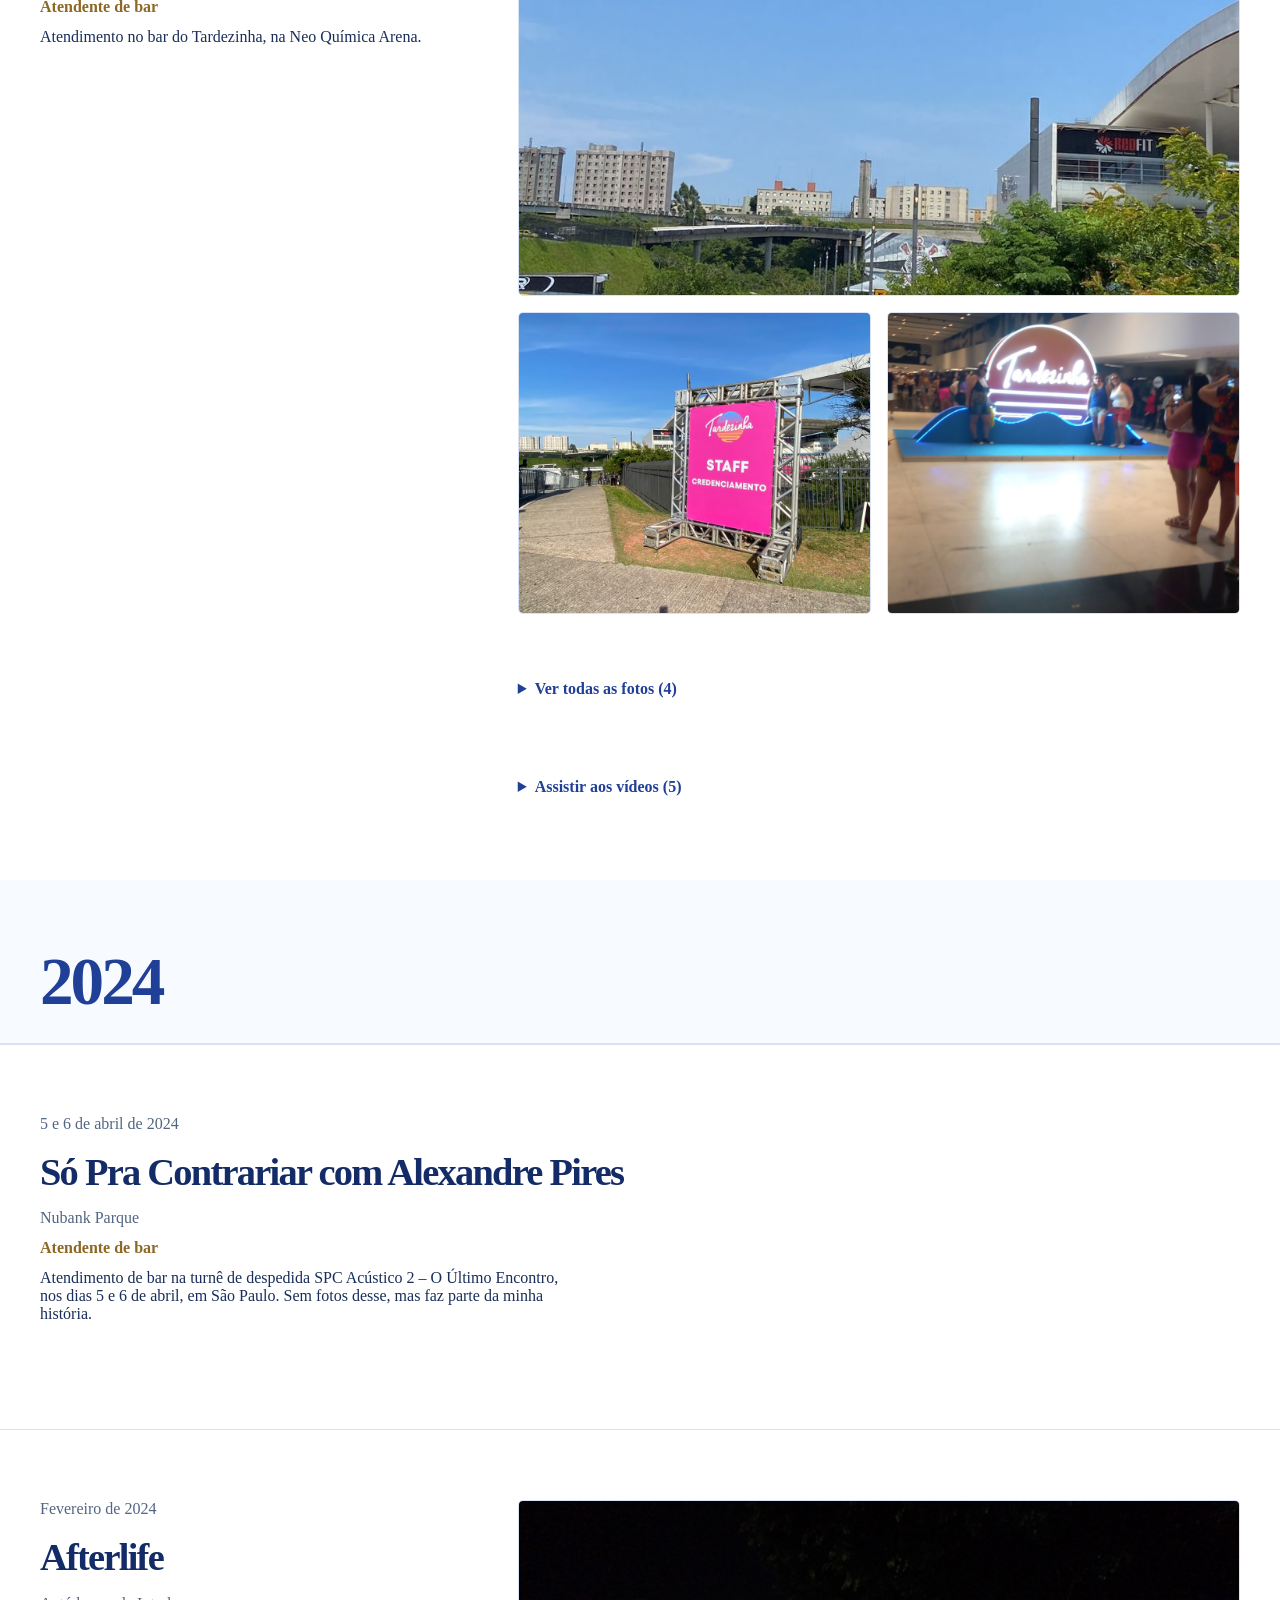
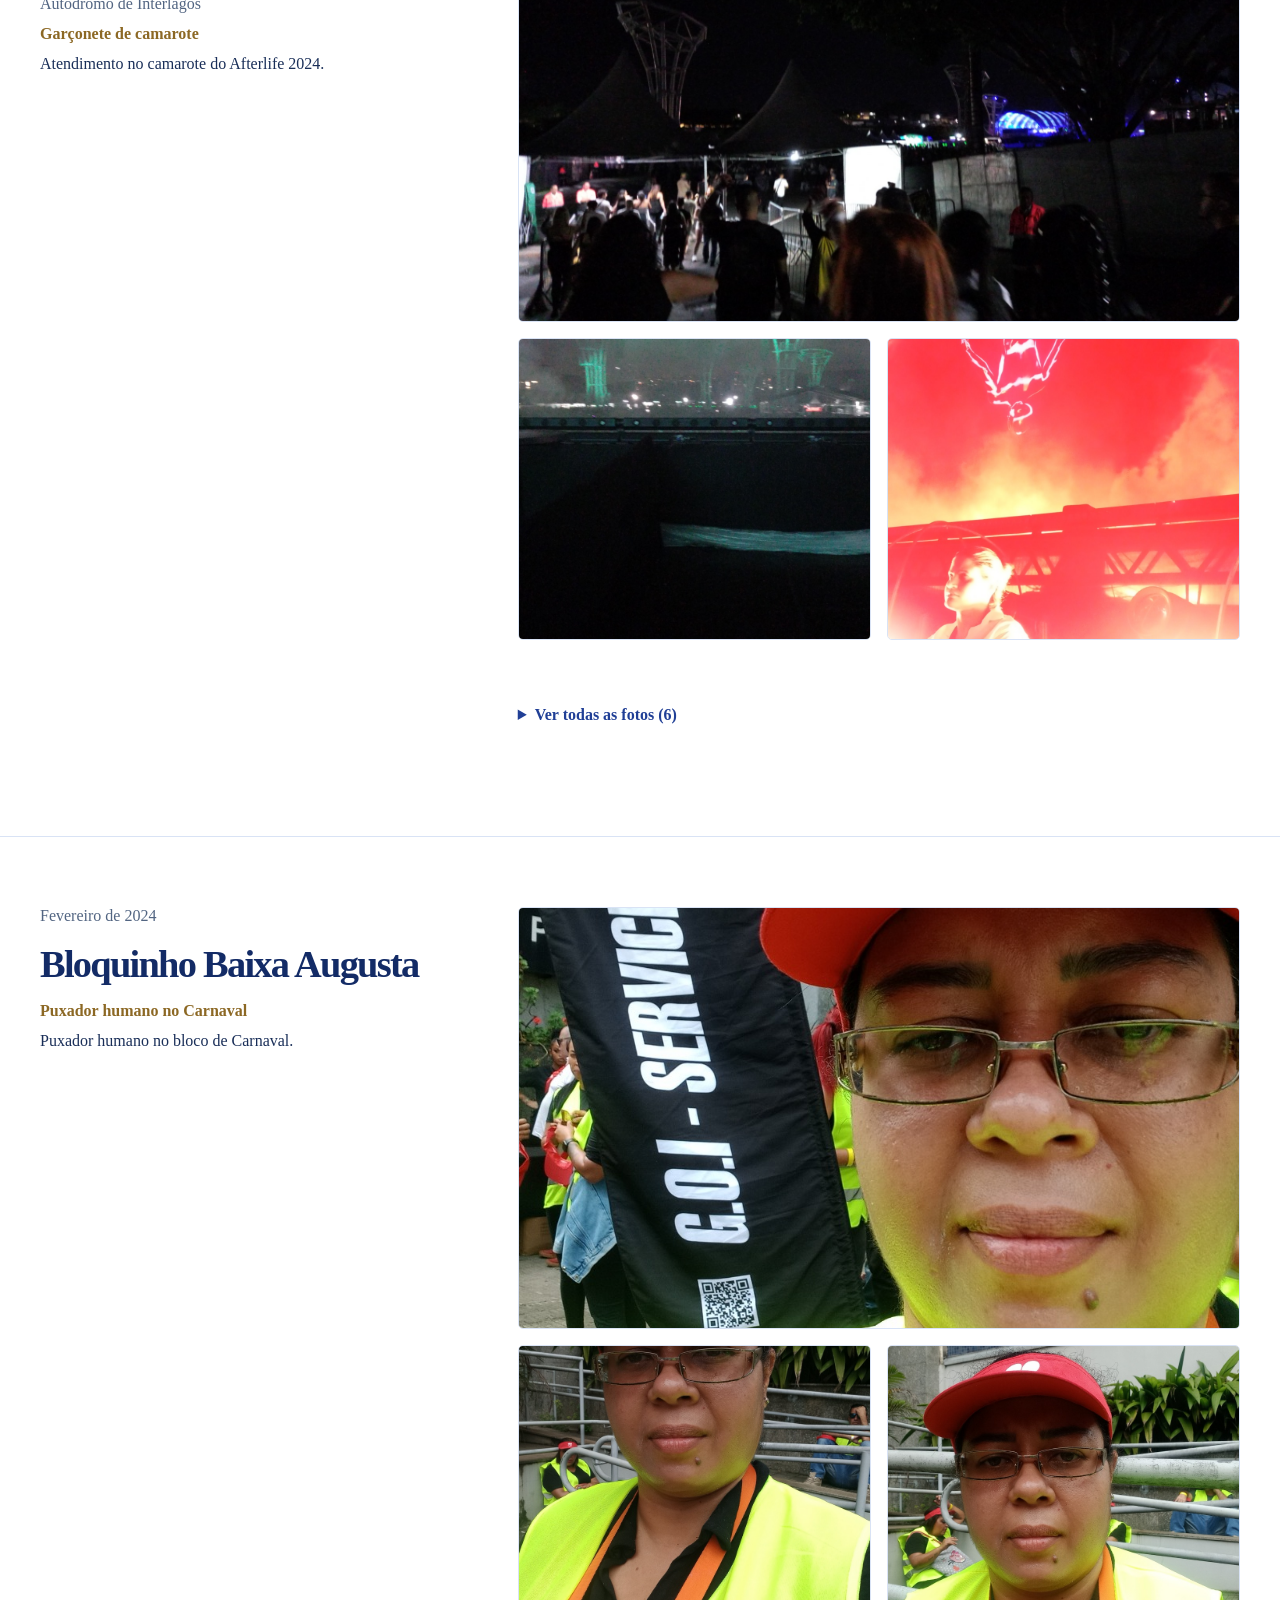
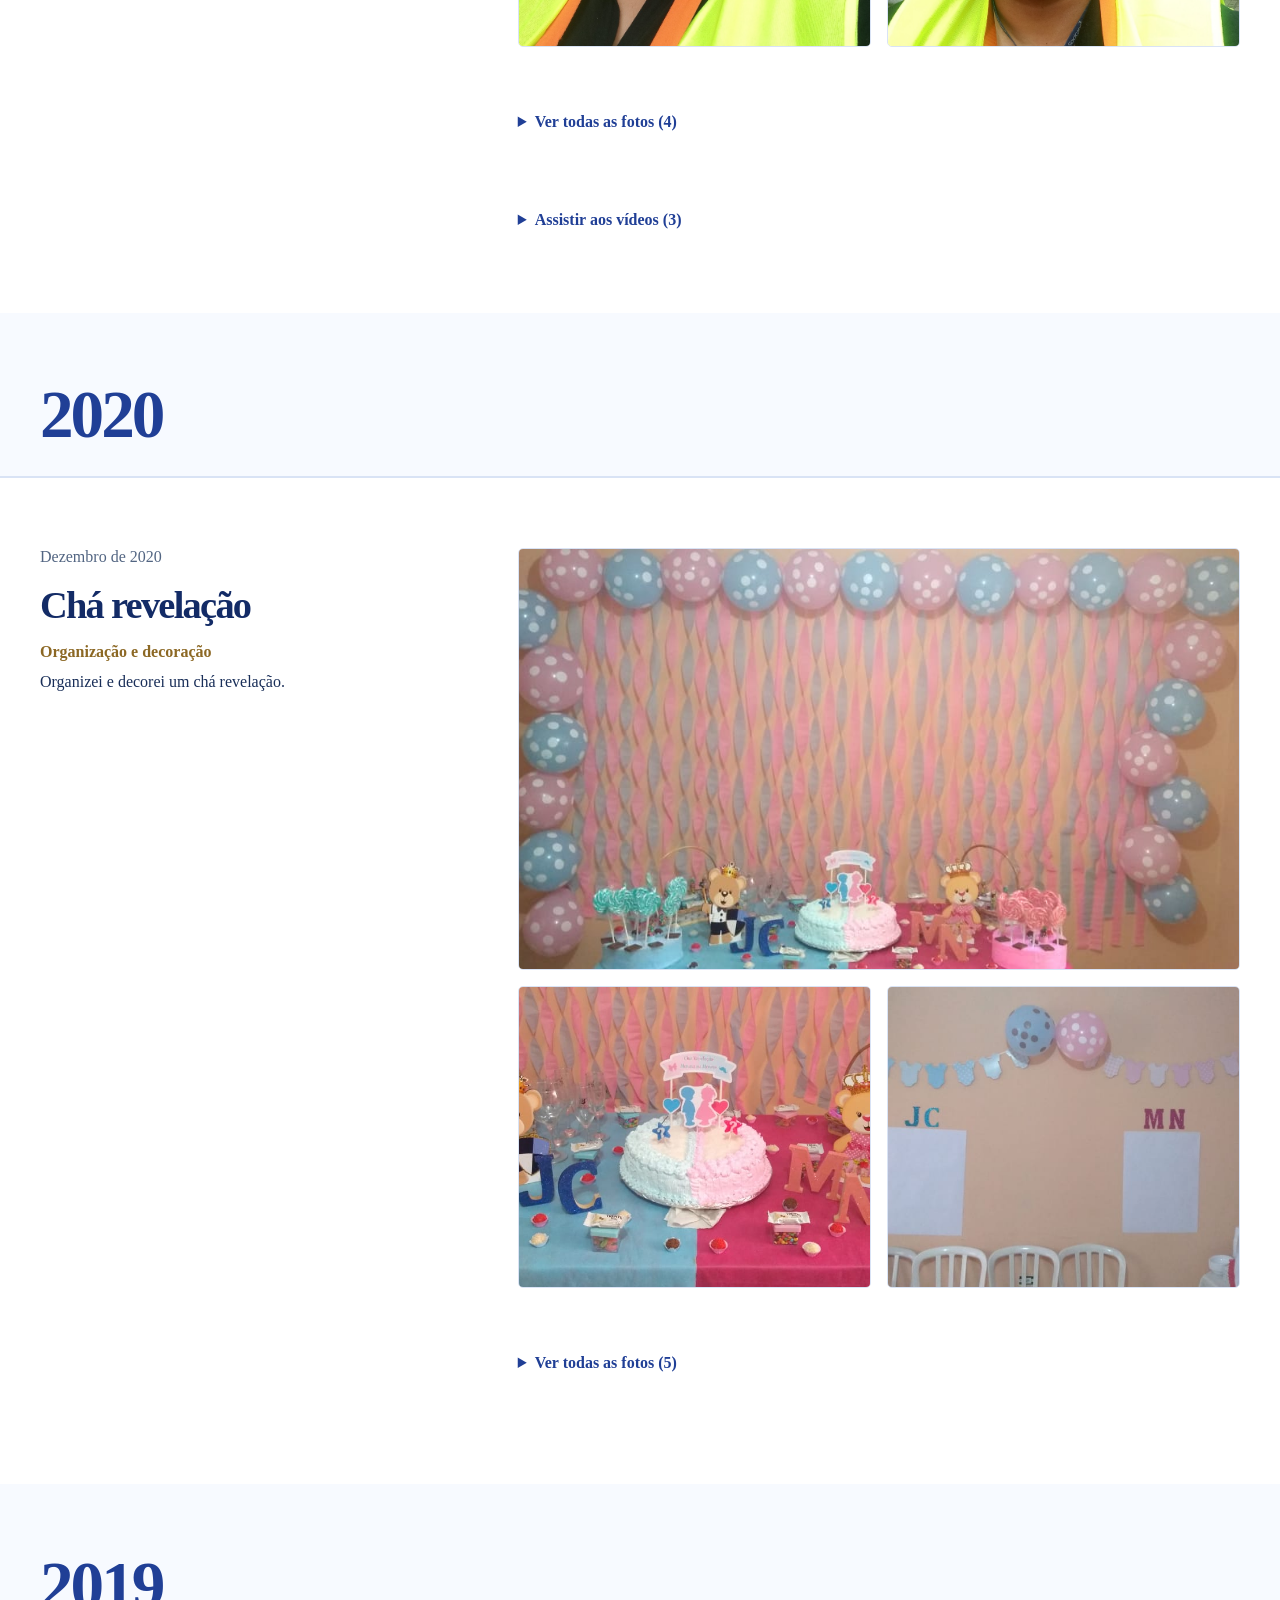
<file: trabalhos.html>
<!DOCTYPE html>
<html lang="pt-BR"><head>
<link rel="stylesheet" href="privacidade.css">

<meta charset="utf-8">
<meta name="viewport" content="width=device-width, initial-scale=1, viewport-fit=cover">
<title>Trabalhos | Érika Bezerra Eventos</title>
<meta name="description" content="Érika Bezerra, freelancer em eventos particulares e corporativos: recepção, bar, camarote, salão, buffet, cozinha e ações promocionais. Gente bem recebida, eventos bem cuidados.">
<meta name="theme-color" content="#203F96">
<link rel="icon" href="img/marca/simbolo-eb.svg" type="image/svg+xml">
<link rel="icon" href="favicon-32.png" sizes="32x32" type="image/png">
<link rel="apple-touch-icon" href="apple-touch-icon.png">
<!-- TROQUE a URL abaixo pelo endereço final do site (veja o README) -->
<meta property="og:type" content="website">
<meta property="og:locale" content="pt_BR">
<meta property="og:title" content="Érika Bezerra Eventos">
<meta property="og:description" content="Gente bem recebida. Eventos bem cuidados. Recepção, bar, salão, buffet, cozinha e ações promocionais.">
<meta property="og:url" content="https://erikabezerraeventos.com.br/trabalhos.html">
<meta property="og:image" content="https://erikabezerraeventos.com.br/img/og.jpg">
<meta property="og:image:width" content="1200">
<meta property="og:image:height" content="630">
<meta name="twitter:card" content="summary_large_image">
<meta name="twitter:image" content="https://erikabezerraeventos.com.br/img/og.jpg">
<style>
:root{--cream:#FAF9F5;--sage:#E3E9DF;--sage2:#EEF2EA;--green:#2E3F38;--mute:#5F7067;--gold:#A8845A;--line:#dde3d8;--r:22px;--ease:cubic-bezier(.22,.61,.36,1)}
*{box-sizing:border-box;margin:0}
html{scroll-behavior:smooth;scroll-padding-top:76px}
body{font:17px/1.65 "Nunito Sans",system-ui,sans-serif;color:var(--green);background:var(--cream);-webkit-font-smoothing:antialiased;padding-bottom:env(safe-area-inset-bottom)}
img{display:block;max-width:100%}
a{color:inherit}
h1,h2,h3{font-family:Fraunces,Georgia,serif;font-weight:400;line-height:1.12;letter-spacing:-.01em}
h1{font-size:clamp(2.8rem,7vw,5.2rem)}
h2{font-size:clamp(1.9rem,4vw,3rem);max-width:18ch}
h3{font-size:1.3rem}
p{max-width:58ch}
.ic{width:1.35em;height:1.35em;fill:none;stroke:currentColor;stroke-width:1.6;stroke-linecap:round;stroke-linejoin:round;flex:none}
.wrap{width:min(1140px,100% - 44px);margin-inline:auto}
section{padding:clamp(64px,10vw,116px) 0}
.kick{color:var(--gold);font-weight:700;font-size:.88rem;margin-bottom:14px}
.sub{color:var(--mute)}
/* header */
header{position:sticky;top:0;z-index:20;background:rgba(250,249,245,.86);backdrop-filter:blur(12px);-webkit-backdrop-filter:blur(12px);border-bottom:1px solid transparent;transition:border-color .5s var(--ease)}
header.on{border-color:var(--line)}
.bar{display:flex;align-items:center;justify-content:space-between;height:68px;gap:20px}
.logo{font-family:Fraunces,Georgia,serif;font-size:1.25rem;text-decoration:none}
nav{display:flex;gap:26px;align-items:center;font-size:.95rem;font-weight:600}
nav a{text-decoration:none;color:var(--mute);transition:color .4s}
nav a:hover{color:var(--green)}
/* buttons */
.btn{display:inline-flex;align-items:center;gap:10px;padding:14px 26px;border-radius:99px;font:700 .98rem "Nunito Sans",sans-serif;text-decoration:none;border:1.5px solid var(--green);cursor:pointer;transition:background .5s var(--ease),color .5s var(--ease),transform .5s var(--ease),box-shadow .5s var(--ease)}
.btn:hover{transform:translateY(-2px);box-shadow:0 10px 26px -12px rgba(46,63,56,.45)}
.btn.fill{background:var(--green);color:var(--cream)}
.btn.fill:hover{background:#3b5248}
.btn.line:hover{background:var(--green);color:var(--cream)}
.btn.sm{padding:9px 18px;font-size:.88rem}
:focus-visible{outline:3px solid var(--gold);outline-offset:3px}
/* hero */
.hero{padding:clamp(36px,6vw,70px) 0 clamp(64px,9vw,110px);background:linear-gradient(90deg,var(--cream) 55%,var(--sage) 55%)}
.hero .wrap{display:grid;grid-template-columns:1.15fr .85fr;gap:clamp(28px,6vw,80px);align-items:center}
.hero h1 span{display:block}
.hero .tag{font-family:Fraunces,Georgia,serif;font-size:clamp(1.3rem,2.6vw,1.75rem);margin:26px 0 12px}
.chips{display:flex;flex-wrap:wrap;gap:8px;margin:22px 0 34px;padding:0;list-style:none}
.chips li{padding:6px 15px;border:1px solid var(--line);border-radius:99px;font-size:.88rem;color:var(--mute);background:var(--cream)}
.cta{display:flex;flex-wrap:wrap;gap:12px}
.arch{border-radius:999px 999px 26px 26px;overflow:hidden;aspect-ratio:4/5.2;box-shadow:0 30px 60px -34px rgba(46,63,56,.55)}
.arch img{width:100%;height:100%;object-fit:cover;object-position:50% 25%}
.hero .in{opacity:0;transform:translateY(16px);animation:in 1.1s var(--ease) forwards}
.hero .in:nth-child(2){animation-delay:.15s}.hero .in:nth-child(3){animation-delay:.3s}.hero .in:nth-child(4){animation-delay:.45s}.hero .in:nth-child(5){animation-delay:.6s}
.hero .arch{opacity:0;animation:in 1.4s .25s var(--ease) forwards}
@keyframes in{to{opacity:1;transform:none}}
/* sobre */
.about{background:var(--sage2)}
.split{display:grid;grid-template-columns:1fr 1fr;gap:clamp(28px,6vw,80px);align-items:center}
.ph{border-radius:var(--r);overflow:hidden;background:var(--sage)}
.ph img{width:100%;height:100%;object-fit:cover;transition:transform 1.6s var(--ease)}
.ph:hover img{transform:scale(1.035)}
.about .ph{aspect-ratio:4/3}
.about p+p{margin-top:16px}
.about .big{font-family:Fraunces,Georgia,serif;font-size:1.35rem;line-height:1.4;color:var(--green);margin-top:26px}
/* funções */
.head{margin-bottom:46px}
.head p{margin-top:16px}
.grid{display:grid;grid-template-columns:repeat(auto-fill,minmax(250px,1fr));gap:16px}
.card{padding:26px 24px;border:1px solid var(--line);border-radius:var(--r);background:#fff;transition:transform .7s var(--ease),border-color .7s,background .7s}
.card:hover{transform:translateY(-4px);border-color:var(--gold)}
.card .ic{width:30px;height:30px;color:var(--gold);margin-bottom:16px}
.card h3{font-size:1.15rem;margin-bottom:6px}
.card p{font-size:.94rem;color:var(--mute)}
/* trabalhos */
.work{border-top:1px solid var(--line)}
.work:nth-of-type(even){background:var(--sage2)}
.work .split{align-items:start}
.work.rev .txt{order:2}
.txt{position:sticky;top:104px}
.txt .ic{width:32px;height:32px;color:var(--gold);margin-bottom:18px}
.txt h2{font-size:clamp(1.7rem,3.2vw,2.4rem);margin-bottom:16px}
.txt ul{list-style:none;padding:0;margin-top:22px;display:grid;gap:14px}
.txt li{padding-left:18px;border-left:2px solid var(--gold)}
.txt li b{display:block;font-weight:700}
.txt li span{color:var(--mute);font-size:.95rem}
.shots{display:grid;grid-template-columns:repeat(2,1fr);gap:14px}
.shots .ph{aspect-ratio:3/4}
.shots .ph.wide{grid-column:1/-1;aspect-ratio:16/10}
.shots.one{grid-template-columns:1fr}
/* diferenciais */
.diff{background:var(--green);color:var(--cream)}
.diff .kick{color:#d3b58d}
.diff .grid{grid-template-columns:repeat(auto-fit,minmax(240px,1fr))}
.diff .card{background:transparent;border-color:rgba(250,249,245,.22)}
.diff .card p{color:#c9d3cd}
.diff .card .ic{color:#d3b58d}
.diff .quote{margin-top:42px;font-family:Fraunces,Georgia,serif;font-size:clamp(1.4rem,3vw,2rem);line-height:1.3;max-width:26ch}
/* contato */
.contact{background:var(--sage)}
.box{background:var(--cream);border-radius:30px;padding:clamp(28px,5vw,56px);display:grid;grid-template-columns:1fr 1fr;gap:clamp(24px,5vw,60px);align-items:center;box-shadow:0 30px 60px -40px rgba(46,63,56,.5)}
.box h2{max-width:14ch}
.box .sub{margin-top:14px}
form{display:grid;gap:16px}
label{display:grid;gap:7px;font-weight:700;font-size:.92rem}
input{font:inherit;font-weight:400;padding:14px 16px;border:1.5px solid var(--line);border-radius:14px;background:#fff;color:var(--green);transition:border-color .4s,box-shadow .4s}
input:focus{outline:none;border-color:var(--green);box-shadow:0 0 0 4px rgba(168,132,90,.22)}
form .btn{justify-content:center;width:100%}
.fine{font-size:.85rem;color:var(--mute)}
.pdf{margin-top:30px;display:flex;flex-wrap:wrap;align-items:center;gap:14px;color:var(--mute)}
footer{padding:34px 0 40px;font-size:.9rem;color:var(--mute);text-align:center}
.wa{position:fixed;right:max(18px,env(safe-area-inset-right));bottom:max(18px,env(safe-area-inset-bottom));z-index:30;width:56px;height:56px;border-radius:50%;background:var(--green);color:var(--cream);display:grid;place-items:center;box-shadow:0 14px 30px -10px rgba(46,63,56,.6);transition:transform .5s var(--ease),opacity .6s;opacity:0;pointer-events:none}
.wa.on{opacity:1;pointer-events:auto}
.wa:hover{transform:scale(1.07)}
.wa .ic{width:26px;height:26px}
/* reveal suave */
.rv{opacity:0;transform:translateY(18px);transition:opacity 1.1s var(--ease),transform 1.1s var(--ease);transition-delay:var(--d,0s)}
.rv.show{opacity:1;transform:none}
@media(max-width:860px){
 nav a:not(.btn){display:none}
 .hero{background:var(--cream)}
 .hero .wrap,.split,.box{grid-template-columns:1fr}
 .hero .arch{max-width:380px;order:-1;aspect-ratio:4/4.6}
 .txt{position:static}.work.rev .txt{order:0}
}
@media(prefers-reduced-motion:reduce){
 html{scroll-behavior:auto}
 *,*::before,*::after{animation-duration:.01ms!important;transition-duration:.01ms!important;animation-delay:0s!important}
 .rv,.hero .in,.hero .arch{opacity:1;transform:none}
}

/* GAFFFF 2026: recent work, full-frame photographs and manual video playback. */
.event-feature{background:var(--sage2);border-top:1px solid var(--line)}
.event-heading{display:grid;grid-template-columns:1.15fr .85fr;gap:48px;align-items:start;margin-bottom:38px}
.event-heading h2{max-width:20ch}.event-heading h3{margin:22px 0 12px}
.event-meta{display:flex;flex-wrap:wrap;gap:10px;margin-top:22px;padding:0;list-style:none}
.event-meta li{border:1px solid #b6c4b4;padding:7px 14px;border-radius:24px;font-size:.9rem}
.event-context{padding:26px;border:1px solid var(--line);border-radius:22px;background:var(--cream)}
.event-context p+p{margin-top:16px}.event-source{font-size:.85rem;color:var(--mute)}
.event-photos{display:grid;grid-template-columns:repeat(3,minmax(0,1fr));gap:20px;align-items:start}
.event-photos figure{margin:0;min-width:0}.event-photos img{width:100%;height:auto;border-radius:18px;background:var(--sage)}
.event-photos figcaption,.event-videos figcaption{font-size:.9rem;line-height:1.5;color:var(--mute);padding:12px 3px}
.event-photos .event-map{grid-column:2/4}
.event-videos{display:grid;grid-template-columns:1fr 1fr;gap:24px;margin-top:24px}
.event-videos figure{margin:0;min-width:0}.event-videos video{width:100%;height:360px;object-fit:contain;display:block;background:#17241e;border-radius:18px}
.event-video-title{margin-top:44px}.event-video-title p{margin-top:10px;color:var(--mute)}
.event-feature .cta{margin-top:32px}.event-link{display:inline-block;margin-top:14px;color:var(--green);text-underline-offset:4px}
@media(max-width:860px){.event-heading{grid-template-columns:1fr;gap:24px}.event-photos{grid-template-columns:1fr 1fr;gap:14px}.event-photos .event-map{grid-column:1/-1}.event-videos{grid-template-columns:1fr}.event-videos video{height:320px}}
@media(max-width:480px){.event-photos{grid-template-columns:1fr}.event-photos .event-map{grid-column:auto}.event-context{padding:22px}.event-meta li{font-size:.85rem}}

.featured{background:var(--sage2)}.featured-grid{display:grid;grid-template-columns:repeat(3,minmax(0,1fr));gap:24px}.featured-card{display:flex;flex-direction:column;background:var(--cream);border:1px solid var(--line);border-radius:22px;overflow:hidden}.featured-card>a{display:block;overflow:hidden}.featured-card img{width:100%;height:280px;object-fit:cover;transition:transform .4s}.featured-card>a:hover img{transform:scale(1.04)}.featured-copy{padding:26px;display:flex;flex:1;flex-direction:column;gap:12px}.featured-copy h3{font-size:1.65rem}.featured-copy p{font-size:1rem}.featured-copy .more{margin-top:auto;padding-top:12px;font-weight:700}.timeline-intro{background:var(--sage2);padding:70px 0 45px}.timeline-intro h1{font-size:clamp(2.4rem,6vw,4rem);max-width:20ch}.timeline-intro p{margin-top:20px}.year-nav{display:flex;gap:12px;flex-wrap:wrap;margin-top:30px}.year-nav a{padding:8px 18px;border:1px solid var(--line);border-radius:30px;text-decoration:none;background:var(--cream)}.timeline-event{border-top:1px solid var(--line);padding:56px 0}.timeline-title{margin-bottom:36px}.timeline-title h2{max-width:none;margin-bottom:16px}.timeline-title .role{font-weight:700;color:var(--gold);margin-bottom:12px}.timeline-title .place{color:var(--mute);margin-bottom:12px}.gallery{display:grid;grid-template-columns:repeat(3,minmax(0,1fr));gap:16px}.gallery a{border-radius:16px;overflow:hidden;background:var(--sage);display:block}.gallery img{width:100%;height:300px;object-fit:cover}.video-gallery{display:grid;grid-template-columns:repeat(2,minmax(0,1fr));gap:20px;margin-top:24px}.video-gallery video{width:100%;height:320px;background:#18251f;border-radius:16px;object-fit:contain}.video-gallery figcaption{font-size:.88rem;color:var(--mute);padding-top:6px}.gallery-details{margin-top:24px}.gallery-details summary{cursor:pointer;font-weight:700;padding:14px 0}.gallery-details .gallery{margin-top:12px}.section-label{padding:55px 0 24px;background:var(--sage2)}.section-label h2{max-width:none}.all-cta{margin-top:32px}.rv{opacity:1;transform:none}.archive-heading{padding:64px 0 0}.archive-heading h2{max-width:none}@media(max-width:900px){.featured-grid{grid-template-columns:1fr}.featured-card{display:grid;grid-template-columns:1fr 1fr}.featured-card img{height:100%;min-height:270px}.gallery{grid-template-columns:repeat(2,minmax(0,1fr))}}@media(max-width:600px){.featured-card{display:flex}.featured-card img{height:270px;min-height:0}.gallery{gap:10px}.gallery img{height:220px}.video-gallery{grid-template-columns:1fr}.timeline-event{padding:40px 0}.bar{height:auto;min-height:68px;flex-wrap:wrap;padding-block:14px}.bar nav{display:flex;flex-wrap:wrap;gap:14px;font-size:.86rem}.bar nav .btn{display:none}.timeline-intro{padding-top:45px}.wrap{width:calc(100% - 32px)}}@media(prefers-reduced-motion:reduce){html{scroll-behavior:auto}*,*::before,*::after{animation:none!important;transition:none!important}}


.featured-card img[src*="zayn-2026"]{object-position:50% 0%}

@media(max-width:860px){nav a:not(.btn){display:inline}.bar{height:auto;min-height:68px;flex-wrap:wrap;padding-block:14px}.bar nav{display:flex;flex-wrap:wrap;gap:14px;font-size:.9rem}.bar nav .btn{display:none}.bar{gap:10px}}
</style>
<link rel="stylesheet" href="whatsapp-icons.css">
<link rel="stylesheet" href="menu.css">
<script src="menu.js" defer=""></script>
<link rel="stylesheet" href="identidade.css">

<link rel="canonical" href="https://erikabezerraeventos.com.br/trabalhos.html"><link rel="stylesheet" href="marca-azul.css">
<link rel="stylesheet" href="eventos-2026.css?v=20261023-orcamento">
<script src="efeitos-2026.js?v=20261023" defer></script><script src="orcamento-2026.js?v=20261023" defer></script></head>
<body class="page-trabalhos"><a class="skip-content" href="#conteudo">Pular para o conteúdo</a>
<svg width="0" height="0" style="position:absolute" aria-hidden="true">
<symbol id="i-recep" viewBox="0 0 24 24"><circle cx="12" cy="8" r="4"></circle><path d="M4 21c0-4 4-6 8-6s8 2 8 6"></path></symbol>
<symbol id="i-bar" viewBox="0 0 24 24"><path d="M5 4h14l-7 9zM12 13v7M8 20h8"></path></symbol>
<symbol id="i-vip" viewBox="0 0 24 24"><path d="M12 3l2.7 5.6 6.1.9-4.4 4.3 1 6.1L12 17l-5.4 2.9 1-6.1L3.2 9.5l6.1-.9z"></path></symbol>
<symbol id="i-salao" viewBox="0 0 24 24"><circle cx="12" cy="12" r="8"></circle><circle cx="12" cy="12" r="4"></circle></symbol>
<symbol id="i-assist" viewBox="0 0 24 24"><rect x="5" y="4" width="14" height="17" rx="2"></rect><path d="M9 4h6v3H9zM9 12h6M9 16h4"></path></symbol>
<symbol id="i-coz" viewBox="0 0 24 24"><path d="M7 14a4 4 0 1 1 1-7.8A4 4 0 0 1 16 6a4 4 0 0 1 1 8v5H7zM7 17h10"></path></symbol>
<symbol id="i-demo" viewBox="0 0 24 24"><path d="M4 10v4h3l7 4V6l-7 4zM17 9a4 4 0 0 1 0 6"></path></symbol>
<symbol id="i-mesa" viewBox="0 0 24 24"><path d="M4 11h16v9H4zM3 7h18v4H3zM12 7v13M12 7c-2-3-5-3-5-1s3 1 5 1 5 1 5-1-3-2-5 1"></path></symbol>
<symbol id="i-pin" viewBox="0 0 24 24"><path d="M12 21s7-6 7-11a7 7 0 1 0-14 0c0 5 7 11 7 11z"></path><circle cx="12" cy="10" r="2.5"></circle></symbol>
<symbol id="i-heart" viewBox="0 0 24 24"><path d="M12 20s-7-4.4-7-10a4 4 0 0 1 7-2.6A4 4 0 0 1 19 10c0 5.6-7 10-7 10z"></path></symbol>
<symbol id="i-users" viewBox="0 0 24 24"><circle cx="9" cy="8" r="3.5"></circle><path d="M2.5 20c0-3.6 3-5.5 6.5-5.5s6.5 1.900 6.5 5.500M16 4.800a3.500 3.500 0 0 1 0 6.400M18 15c2.200.6 3.500 2.300 3.500 5"></path></symbol>
<symbol id="i-check" viewBox="0 0 24 24"><circle cx="12" cy="12" r="9"></circle><path d="M8 12l3 3 5-6"></path></symbol>

<symbol id="i-dl" viewBox="0 0 24 24"><path d="M12 4v11M7 11l5 5 5-5M5 20h14"></path></symbol>
</svg>

<header class="event-header" id="top"><div class="event-bar"><a class="event-brand" href="index.html" aria-label="Érika Bezerra Eventos, início"><img src="img/marca/logo-erika.svg" alt="Érika Bezerra Eventos" width="445" height="110"></a><nav class="event-desktop-nav" aria-label="Principal"><a href="index.html">Início</a><a href="funcoes.html">Serviços</a><a href="trabalhos.html" aria-current="page">Trabalhos</a><a href="sobre.html">Sobre</a><a href="certificacoes.html">Certificações</a><a class="btn fill" href="index.html#contato">Pedir orçamento</a></nav><div class="header-menu"><button class="menu-toggle" type="button" aria-label="Abrir menu de navegação" aria-expanded="false" aria-controls="menu-principal">Menu</button><nav class="menu-panel" id="menu-principal" aria-label="Navegação completa" hidden><a href="index.html">Início</a><a href="sobre.html">Sobre a Érika</a><a href="funcoes.html">Funções e serviços</a><a href="trabalhos.html" aria-current="page">Trabalhos</a><a href="certificacoes.html">Certificações</a><a href="depoimentos.html">Depoimentos</a><a href="index.html#duvidas">Perguntas frequentes</a><a href="index.html#contato">Solicitar orçamento</a><a class="menu-portfolio" href="portfolio-erika-bezerra.pdf" target="_blank" rel="noopener noreferrer" download>Baixar portfólio PDF</a></nav></div></div></header>

<main id="conteudo"><section class="timeline-intro"><div class="wrap"><p class="kick">Portfólio de experiências</p><h1>Onde eu já estive trabalhando.</h1><p class="sub">Shows, festivais e festas. Aqui estão os registros, do mais recente ao mais antigo.</p><nav class="year-nav" aria-label="Navegar por período"><a href="#ano-2026">2026</a><a href="#ano-2025">2025</a><a href="#ano-2026">2026</a><a href="#ano-2024">2024</a><a href="#ano-2020">2020</a><a href="#ano-2019">2019</a><a href="#ano-2016">2016</a><a href="#ano-2015">2015</a><a href="#sem-data">Sem data</a><a href="#outros-eventos">Outros eventos</a></nav></div></section><div class="section-label" id="ano-2026"><div class="wrap"><h2>2026</h2></div></div><section class="timeline-event" id="sesc-pompeia-2026"><div class="wrap"><div class="timeline-title"><p class="kick"><time datetime="2026-10-22">22 de outubro de 2026</time></p><h2>Atendimento como garçonete no Sesc Pompeia</h2><p class="place">Sesc Pompeia · São Paulo</p><p class="role">Garçonete</p><p>Atuei como garçonete no evento, atendendo o público e apoiando o serviço e a organização do salão.</p></div><div class="gallery"><a href="media/sesc-pompeia-2026/foto-1.jpeg" target="_blank" rel="noopener" aria-label="Ampliar foto de Érika no atendimento do Sesc Pompeia"><img src="media/sesc-pompeia-2026/foto-1.jpeg" alt="Érika trabalhando no atendimento de bebidas no Sesc Pompeia" loading="lazy" decoding="async"></a><a href="media/sesc-pompeia-2026/foto-2.jpeg" target="_blank" rel="noopener" aria-label="Ampliar foto de Érika no serviço de salão"><img src="media/sesc-pompeia-2026/foto-2.jpeg" alt="Érika no serviço de salão durante evento no Sesc Pompeia" loading="lazy" decoding="async"></a><a href="media/sesc-pompeia-2026/foto-3.jpeg" target="_blank" rel="noopener" aria-label="Ampliar foto do serviço de buffet"><img src="media/sesc-pompeia-2026/foto-3.jpeg" alt="Érika ao lado do buffet preparado para o evento no Sesc Pompeia" loading="lazy" decoding="async"></a></div><details class="gallery-details"><summary>Ver todas as fotos (5)</summary><div class="gallery"><a href="media/sesc-pompeia-2026/foto-4.jpeg" target="_blank" rel="noopener" aria-label="Ampliar foto da mesa de serviço"><img src="media/sesc-pompeia-2026/foto-4.jpeg" alt="Mesa de serviço preparada para o evento no Sesc Pompeia" loading="lazy" decoding="async"></a><a href="media/sesc-pompeia-2026/foto-5.jpeg" target="_blank" rel="noopener" aria-label="Ampliar foto do salão"><img src="media/sesc-pompeia-2026/foto-5.jpeg" alt="Salão organizado para o evento no Sesc Pompeia" loading="lazy" decoding="async"></a></div></details></div></section><section class="timeline-event" id="eduardo-costa-2026"><div class="wrap"><div class="timeline-title"><p class="kick"><time datetime="2026-10-11">11 de outubro de 2026</time></p><h2>Show do Eduardo Costa</h2><p class="place">CTN</p><p class="role">Promotora</p><p>Atuei como promotora no show do Eduardo Costa, no CTN.</p></div><div class="gallery"><a href="media/eduardo-costa-2026/foto-1.jpeg" target="_blank" rel="noopener" aria-label="Ampliar foto 1 do show do Eduardo Costa"><img src="media/eduardo-costa-2026/foto-1.jpeg" alt="Érika no CTN, durante o evento de Eduardo Costa — registro 1" loading="lazy" decoding="async"></a><a href="media/eduardo-costa-2026/foto-2.jpeg" target="_blank" rel="noopener" aria-label="Ampliar foto 2 do show do Eduardo Costa"><img src="media/eduardo-costa-2026/foto-2.jpeg" alt="Érika no CTN, durante o evento de Eduardo Costa — registro 2" loading="lazy" decoding="async"></a><a href="media/eduardo-costa-2026/foto-3.jpeg" target="_blank" rel="noopener" aria-label="Ampliar foto 3 do show do Eduardo Costa"><img src="media/eduardo-costa-2026/foto-3.jpeg" alt="Érika no CTN, durante o evento de Eduardo Costa — registro 3" loading="lazy" decoding="async"></a></div><details class="gallery-details"><summary>Ver todas as fotos (11)</summary><div class="gallery"><a href="media/eduardo-costa-2026/foto-4.jpeg" target="_blank" rel="noopener" aria-label="Ampliar foto 4 do show do Eduardo Costa"><img src="media/eduardo-costa-2026/foto-4.jpeg" alt="Érika no CTN, durante o evento de Eduardo Costa — registro 4" loading="lazy" decoding="async"></a><a href="media/eduardo-costa-2026/foto-5.jpeg" target="_blank" rel="noopener" aria-label="Ampliar foto 5 do show do Eduardo Costa"><img src="media/eduardo-costa-2026/foto-5.jpeg" alt="Érika no CTN, durante o evento de Eduardo Costa — registro 5" loading="lazy" decoding="async"></a><a href="media/eduardo-costa-2026/foto-6.jpeg" target="_blank" rel="noopener" aria-label="Ampliar foto 6 do show do Eduardo Costa"><img src="media/eduardo-costa-2026/foto-6.jpeg" alt="Érika no CTN, durante o evento de Eduardo Costa — registro 6" loading="lazy" decoding="async"></a><a href="media/eduardo-costa-2026/foto-7.jpeg" target="_blank" rel="noopener" aria-label="Ampliar foto 7 do show do Eduardo Costa"><img src="media/eduardo-costa-2026/foto-7.jpeg" alt="Érika no CTN, durante o evento de Eduardo Costa — registro 7" loading="lazy" decoding="async"></a><a href="media/eduardo-costa-2026/foto-8.jpeg" target="_blank" rel="noopener" aria-label="Ampliar foto 8 do show do Eduardo Costa"><img src="media/eduardo-costa-2026/foto-8.jpeg" alt="Érika no CTN, durante o evento de Eduardo Costa — registro 8" loading="lazy" decoding="async"></a><a href="media/eduardo-costa-2026/foto-9.jpeg" target="_blank" rel="noopener" aria-label="Ampliar foto 9 do show do Eduardo Costa"><img src="media/eduardo-costa-2026/foto-9.jpeg" alt="Érika no CTN, durante o evento de Eduardo Costa — registro 9" loading="lazy" decoding="async"></a><a href="media/eduardo-costa-2026/foto-10.jpeg" target="_blank" rel="noopener" aria-label="Ampliar foto 10 do show do Eduardo Costa"><img src="media/eduardo-costa-2026/foto-10.jpeg" alt="Érika no CTN, durante o evento de Eduardo Costa — registro 10" loading="lazy" decoding="async"></a><a href="media/eduardo-costa-2026/foto-11.jpeg" target="_blank" rel="noopener" aria-label="Ampliar foto 11 do show do Eduardo Costa"><img src="media/eduardo-costa-2026/foto-11.jpeg" alt="Érika no CTN, durante o evento de Eduardo Costa — registro 11" loading="lazy" decoding="async"></a></div></details><details class="gallery-details"><summary>Assistir ao vídeo do evento</summary><div class="video-gallery"><figure><video controls="" playsinline="" preload="none" aria-label="Registro do show do Eduardo Costa no CTN"><source src="media/eduardo-costa-2026/video-1.mp4" type="video/mp4"><a href="media/eduardo-costa-2026/video-1.mp4">Abrir vídeo</a></video><figcaption>Eduardo Costa · CTN · 11/10/2026</figcaption></figure></div></details></div></section><section class="timeline-event" id="sesc-vila-mariana-2026"><div class="wrap"><div class="timeline-title"><p class="kick"><time datetime="2026-10-21">21 de outubro de 2026</time></p><h2>Atendimento no Sesc Vila Mariana</h2><p class="place">Sesc Vila Mariana · São Paulo</p><p class="role">Atendente</p><p>Atendimento ao público durante evento no Sesc Vila Mariana.</p></div><div class="gallery"><a href="media/sesc-vila-mariana-2026/foto-1.jpeg" target="_blank" rel="noopener" aria-label="Ampliar foto 1 do Sesc Vila Mariana"><img src="media/sesc-vila-mariana-2026/foto-1.jpeg" alt="Érika no evento de 80 anos do Sesc Vila Mariana" loading="lazy" decoding="async"></a><a href="media/sesc-vila-mariana-2026/foto-2.jpeg" target="_blank" rel="noopener" aria-label="Ampliar foto 2 do Sesc Vila Mariana"><img src="media/sesc-vila-mariana-2026/foto-2.jpeg" alt="Érika no Sesc Vila Mariana" loading="lazy" decoding="async"></a><a href="media/sesc-vila-mariana-2026/foto-3.jpeg" target="_blank" rel="noopener" aria-label="Ampliar foto 3 do Sesc Vila Mariana"><img src="media/sesc-vila-mariana-2026/foto-3.jpeg" alt="Érika ao lado da instalação comemorativa de 80 anos do Sesc" loading="lazy" decoding="async"></a><a href="media/sesc-vila-mariana-2026/foto-4.jpeg" target="_blank" rel="noopener" aria-label="Ampliar foto 4 do Sesc Vila Mariana"><img src="media/sesc-vila-mariana-2026/foto-4.jpeg" alt="Érika com a instalação de 80 anos do Sesc Vila Mariana" loading="lazy" decoding="async"></a><a href="media/sesc-vila-mariana-2026/foto-5.jpeg" target="_blank" rel="noopener" aria-label="Ampliar foto 5 do Sesc Vila Mariana"><img src="media/sesc-vila-mariana-2026/foto-5.jpeg" alt="Érika no evento comemorativo do Sesc" loading="lazy" decoding="async"></a><a href="media/sesc-vila-mariana-2026/foto-6.jpeg" target="_blank" rel="noopener" aria-label="Ampliar foto 6 do Sesc Vila Mariana"><img src="media/sesc-vila-mariana-2026/foto-6.jpeg" alt="Érika junto ao painel dos 80 anos do Sesc" loading="lazy" decoding="async"></a><a href="media/sesc-vila-mariana-2026/foto-7.jpeg" target="_blank" rel="noopener" aria-label="Ampliar foto 7 do Sesc Vila Mariana"><img src="media/sesc-vila-mariana-2026/foto-7.jpeg" alt="Érika no Sesc Vila Mariana durante a celebração de 80 anos" loading="lazy" decoding="async"></a></div></div></section>
<section class="timeline-event" id="parque-villa-lobos-2026"><div class="wrap"><div class="timeline-title"><p class="kick"><time datetime="2026-10-23">23 de outubro de 2026</time></p><h2>Atendimento de quiosque no Parque Villa-Lobos</h2><p class="place">Parque Villa-Lobos · São Paulo</p><p class="role">Atendente de quiosque</p><p>Atendimento no quiosque durante evento no Parque Villa-Lobos.</p></div><div class="gallery"><a href="media/parque-villa-lobos-2026/foto-1.jpeg" target="_blank" rel="noopener"><img src="media/parque-villa-lobos-2026/foto-1.jpeg" alt="Érika atendendo no quiosque do Parque Villa-Lobos" loading="lazy" decoding="async"></a><a href="media/parque-villa-lobos-2026/foto-2.jpeg" target="_blank" rel="noopener"><img src="media/parque-villa-lobos-2026/foto-2.jpeg" alt="Quiosque no Parque Villa-Lobos" loading="lazy" decoding="async"></a><a href="media/parque-villa-lobos-2026/foto-3.jpeg" target="_blank" rel="noopener"><img src="media/parque-villa-lobos-2026/foto-3.jpeg" alt="Érika em frente ao quiosque" loading="lazy" decoding="async"></a></div><details class="gallery-details"><summary>Ver mais fotos</summary><div class="gallery"><a href="media/parque-villa-lobos-2026/foto-4.jpeg" target="_blank" rel="noopener"><img src="media/parque-villa-lobos-2026/foto-4.jpeg" alt="Atendimento no quiosque do Parque Villa-Lobos" loading="lazy" decoding="async"></a><a href="media/parque-villa-lobos-2026/foto-5.jpeg" target="_blank" rel="noopener"><img src="media/parque-villa-lobos-2026/foto-5.jpeg" alt="Registro do Parque Villa-Lobos" loading="lazy" decoding="async"></a><a href="media/parque-villa-lobos-2026/foto-6.jpeg" target="_blank" rel="noopener"><img src="media/parque-villa-lobos-2026/foto-6.jpeg" alt="Érika no Parque Villa-Lobos" loading="lazy" decoding="async"></a></div></details><details class="gallery-details"><summary>Assistir ao vídeo</summary><div class="video-gallery"><figure><video controls playsinline preload="none" aria-label="Vídeo do evento no Parque Villa-Lobos"><source src="media/parque-villa-lobos-2026/video-1.mp4" type="video/mp4"></video><figcaption>Parque Villa-Lobos · 23/10/2026</figcaption></figure></div></details></div></section>
<section class="timeline-event" id="zoologico-sp-2026"><div class="wrap"><div class="timeline-title"><p class="kick"><time datetime="2026-10-28">28 de outubro de 2026</time></p><h2>Atendimento de restaurante no Zoológico de São Paulo</h2><p class="place">Zoológico de São Paulo</p><p class="role">Atendente de restaurante</p><p>Atendimento no restaurante do Zoológico de São Paulo.</p></div><div class="gallery"><a href="media/zoologico-sp-2026/foto-1.jpeg" target="_blank" rel="noopener"><img src="media/zoologico-sp-2026/foto-1.jpeg" alt="Érika no restaurante do Zoológico de São Paulo" loading="lazy" decoding="async"></a><a href="media/zoologico-sp-2026/foto-2.jpeg" target="_blank" rel="noopener"><img src="media/zoologico-sp-2026/foto-2.jpeg" alt="Érika no balcão do restaurante do Zoológico" loading="lazy" decoding="async"></a><a href="media/zoologico-sp-2026/foto-3.jpeg" target="_blank" rel="noopener"><img src="media/zoologico-sp-2026/foto-3.jpeg" alt="Atendimento no restaurante do Zoológico de São Paulo" loading="lazy" decoding="async"></a></div><details class="gallery-details"><summary>Ver mais uma foto</summary><div class="gallery"><a href="media/zoologico-sp-2026/foto-4.jpeg" target="_blank" rel="noopener"><img src="media/zoologico-sp-2026/foto-4.jpeg" alt="Érika trabalhando no restaurante do Zoológico" loading="lazy" decoding="async"></a></div></details></div></section>
<section class="event-feature" id="gaffff-2026" aria-labelledby="gaffff-title"><div class="wrap">
 <div class="event-heading">
  <div><p class="kick">Trabalho em destaque · 1º e 2 de outubro de 2026</p>
   <h2 id="gaffff-title">Nos bastidores de um festival grande.</h2>
   <h3>GAFFFF — Global Agribusiness Festival</h3>
   <p>Nos dias 1º e 2 de outubro de 2026, trabalhei como auxiliar de cozinha no GAFFFF, no Nubank Parque, em São Paulo. Foi um evento de grande porte, e cada hora na cozinha contou.</p>
   <ul class="event-meta" aria-label="Informações sobre o trabalho"><li>Auxiliar de cozinha</li><li>Nubank Parque · São Paulo</li><li><time datetime="2026-10-01">01</time> e <time datetime="2026-10-02">02/10/2026</time></li></ul>
  </div>
  <aside class="event-context" aria-label="Sobre o festival"><p class="kick">Um festival de grande alcance</p><p>O GAFFFF junta agro, negócios, gastronomia e entretenimento. A organização esperava mais de 30 mil pessoas nesses dois dias.</p><p>Meu trabalho nos bastidores faz parte dessa história.</p><p class="event-source">Sobre o evento: <a href="https://gaffff.com/empresas-negocios-festival-de-cultura-do-agro/" target="_blank" rel="noopener">organização do GAFFFF</a> · <a href="https://web02.nubankparque.com/gaffff/" target="_blank" rel="noopener">agenda do Nubank Parque</a>.</p></aside>
 </div>
 <p class="sub" style="margin-bottom:24px">Fotos e vídeos registrados em 1º de outubro de 2026.</p><div class="event-photos">
<figure class=""><a href="img/gaffff-2026/erika-na-arena.webp" target="_blank" rel="noopener" aria-label="Ampliar foto: Érika no espaço do festival, ao lado de um painel da programação."><img src="img/gaffff-2026/erika-na-arena.webp" alt="Érika no espaço do festival, ao lado de um painel da programação." loading="lazy" decoding="async"></a><figcaption>Érika no espaço do festival, ao lado de um painel da programação.</figcaption></figure>
<figure class=""><a href="img/gaffff-2026/erika-no-evento.webp" target="_blank" rel="noopener" aria-label="Ampliar foto: Registro de Érika em uma das áreas do evento."><img src="img/gaffff-2026/erika-no-evento.webp" alt="Registro de Érika em uma das áreas do evento." loading="lazy" decoding="async"></a><figcaption>Registro de Érika em uma das áreas do evento.</figcaption></figure>
<figure class=""><a href="img/gaffff-2026/encontro-no-evento.webp" target="_blank" rel="noopener" aria-label="Ampliar foto: Um encontro registrado durante o festival."><img src="img/gaffff-2026/encontro-no-evento.webp" alt="Um encontro registrado durante o festival." loading="lazy" decoding="async"></a><figcaption>Um encontro registrado durante o festival.</figcaption></figure>
<figure class=""><a href="img/gaffff-2026/registro-datagro.webp" target="_blank" rel="noopener" aria-label="Ampliar foto: Érika diante do painel DATAGRO."><img src="img/gaffff-2026/registro-datagro.webp" alt="Érika diante do painel DATAGRO." loading="lazy" decoding="async"></a><figcaption>Érika diante do painel DATAGRO.</figcaption></figure>
<figure class="event-map"><a href="img/gaffff-2026/mapa-do-evento.webp" target="_blank" rel="noopener" aria-label="Ampliar foto: Mapa dos espaços e acessos do evento."><img src="img/gaffff-2026/mapa-do-evento.webp" alt="Mapa dos espaços e acessos do evento." loading="lazy" decoding="async"></a><figcaption>Mapa dos espaços e acessos do evento.</figcaption></figure>
</div><div class="event-video-title"><h3>O evento por dentro.</h3><p>Dois vídeos do primeiro dia pra você sentir o clima do festival.</p></div><div class="event-videos"><figure><video controls="" playsinline="" preload="metadata" aria-label="Vídeo 1: registro do evento de 1º de outubro"><source src="videos/gaffff-2026/registro-1.mp4" type="video/mp4">Seu navegador não reproduz este vídeo. <a href="videos/gaffff-2026/registro-1.mp4">Abrir o vídeo 1</a>.</video><figcaption>Registro 1 · GAFFFF · 01/10/2026</figcaption></figure><figure><video controls="" playsinline="" preload="metadata" aria-label="Vídeo 2: registro do evento de 1º de outubro"><source src="videos/gaffff-2026/registro-2.mp4" type="video/mp4">Seu navegador não reproduz este vídeo. <a href="videos/gaffff-2026/registro-2.mp4">Abrir o vídeo 2</a>.</video><figcaption>Registro 2 · GAFFFF · 01/10/2026</figcaption></figure></div><div class="cta"><a class="btn fill" href="index.html#contato">Me chama pro seu evento</a><a class="btn line" href="funcoes.html">Veja todas as funções</a></div></div></section><section class="timeline-event" id="preparacao-maroon-5-2026"><div class="wrap"><div class="timeline-title"><p class="kick"><time datetime="2026-09">Setembro de 2026</time></p><h2>Preparação para o show do Maroon 5</h2><p class="place">Nubank Parque</p><p>Registros do preparo e da finalização de alimentos nos bastidores do show.</p></div><div class="gallery"><a href="media/preparacao-maroon-5-2026/preparacao-maroon-5-1.webp" target="_blank" rel="noopener" aria-label="Ampliar foto 1: preparação para o show do Maroon 5"><img src="media/preparacao-maroon-5-2026/preparacao-maroon-5-1.webp" alt="Érika organizando as embalagens durante a preparação de alimentos para o show do Maroon 5" width="900" height="1600" loading="lazy" decoding="async"></a><a href="media/preparacao-maroon-5-2026/preparacao-maroon-5-2.webp" target="_blank" rel="noopener" aria-label="Ampliar foto 2: preparação para o show do Maroon 5"><img src="media/preparacao-maroon-5-2026/preparacao-maroon-5-2.webp" alt="Érika finalizando os lanches nos bastidores do show do Maroon 5" width="900" height="1600" loading="lazy" decoding="async"></a><a href="media/preparacao-maroon-5-2026/preparacao-maroon-5-3.webp" target="_blank" rel="noopener" aria-label="Ampliar foto 3: preparação para o show do Maroon 5"><img src="media/preparacao-maroon-5-2026/preparacao-maroon-5-3.webp" alt="Detalhe da finalização dos lanches para o show do Maroon 5" width="900" height="1600" loading="lazy" decoding="async"></a></div></div></section><section class="timeline-event" id="zayn-2026"><div class="wrap"><div class="timeline-title"><p class="kick"><time datetime="2026-09">Setembro de 2026</time></p><h2>Preparação para o show do Zayn</h2><p class="place">Nubank Parque</p><p class="role">Auxiliar de cozinha</p><p>Ajudei no preparo dos alimentos da cozinha para o show.</p></div><div class="gallery"><a href="media/zayn-2026/foto-1.jpeg" target="_blank" rel="noopener" aria-label="Ampliar foto 1 de Preparação para o show do Zayn"><img src="media/zayn-2026/foto-1.jpeg" alt="Preparação para o show do Zayn — registro 1" loading="lazy" decoding="async"></a><a href="media/zayn-2026/foto-2.jpeg" target="_blank" rel="noopener" aria-label="Ampliar foto 2 de Preparação para o show do Zayn"><img src="media/zayn-2026/foto-2.jpeg" alt="Preparação para o show do Zayn — registro 2" loading="lazy" decoding="async"></a><a href="media/zayn-2026/foto-3.jpeg" target="_blank" rel="noopener" aria-label="Ampliar foto 3 de Preparação para o show do Zayn"><img src="media/zayn-2026/foto-3.jpeg" alt="Preparação para o show do Zayn — registro 3" loading="lazy" decoding="async"></a></div><details class="gallery-details"><summary>Ver todas as fotos (8)</summary><div class="gallery"><a href="media/zayn-2026/foto-4.jpeg" target="_blank" rel="noopener" aria-label="Ampliar foto 4 de Preparação para o show do Zayn"><img src="media/zayn-2026/foto-4.jpeg" alt="Preparação para o show do Zayn — registro 4" loading="lazy" decoding="async"></a><a href="media/zayn-2026/foto-5.jpeg" target="_blank" rel="noopener" aria-label="Ampliar foto 5 de Preparação para o show do Zayn"><img src="media/zayn-2026/foto-5.jpeg" alt="Preparação para o show do Zayn — registro 5" loading="lazy" decoding="async"></a><a href="media/zayn-2026/foto-6.jpeg" target="_blank" rel="noopener" aria-label="Ampliar foto 6 de Preparação para o show do Zayn"><img src="media/zayn-2026/foto-6.jpeg" alt="Preparação para o show do Zayn — registro 6" loading="lazy" decoding="async"></a><a href="media/zayn-2026/foto-7.jpeg" target="_blank" rel="noopener" aria-label="Ampliar foto 7 de Preparação para o show do Zayn"><img src="media/zayn-2026/foto-7.jpeg" alt="Preparação para o show do Zayn — registro 7" loading="lazy" decoding="async"></a><a href="media/zayn-2026/foto-8.jpeg" target="_blank" rel="noopener" aria-label="Ampliar foto 8 de Preparação para o show do Zayn"><img src="media/zayn-2026/foto-8.jpeg" alt="Preparação para o show do Zayn — registro 8" loading="lazy" decoding="async"></a></div></details><details class="gallery-details"><summary>Assistir aos vídeos (3)</summary><div class="video-gallery"><figure><video controls="" playsinline="" preload="none" aria-label="Preparação para o show do Zayn — vídeo 1"><source src="media/zayn-2026/video-1.mp4" type="video/mp4"><a href="media/zayn-2026/video-1.mp4">Abrir vídeo</a></video><figcaption>Preparação para o show do Zayn · Vídeo 1</figcaption></figure><figure><video controls="" playsinline="" preload="none" aria-label="Preparação para o show do Zayn — vídeo 2"><source src="media/zayn-2026/video-2.mp4" type="video/mp4"><a href="media/zayn-2026/video-2.mp4">Abrir vídeo</a></video><figcaption>Preparação para o show do Zayn · Vídeo 2</figcaption></figure><figure><video controls="" playsinline="" preload="none" aria-label="Preparação para o show do Zayn — vídeo 3"><source src="media/zayn-2026/video-3.mp4" type="video/mp4"><a href="media/zayn-2026/video-3.mp4">Abrir vídeo</a></video><figcaption>Preparação para o show do Zayn · Vídeo 3</figcaption></figure></div></details></div></section>
<div class="section-label" id="ano-2025"><div class="wrap"><h2>2025</h2></div></div><section class="timeline-event" id="tardezinha-2025"><div class="wrap"><div class="timeline-title"><p class="kick"><time datetime="2025">2025</time></p><h2>Tardezinha</h2><p class="place">Neo Química Arena</p><p class="role">Atendente de bar</p><p>Atendimento no bar do Tardezinha, na Neo Química Arena.</p></div><div class="gallery"><a href="media/tardezinha-2025/foto-1.jpg" target="_blank" rel="noopener" aria-label="Ampliar foto 1 de Tardezinha"><img src="media/tardezinha-2025/foto-1.jpg" alt="Tardezinha — registro 1" loading="lazy" decoding="async"></a><a href="media/tardezinha-2025/foto-2.jpg" target="_blank" rel="noopener" aria-label="Ampliar foto 2 de Tardezinha"><img src="media/tardezinha-2025/foto-2.jpg" alt="Tardezinha — registro 2" loading="lazy" decoding="async"></a><a href="media/tardezinha-2025/foto-3.jpg" target="_blank" rel="noopener" aria-label="Ampliar foto 3 de Tardezinha"><img src="media/tardezinha-2025/foto-3.jpg" alt="Tardezinha — registro 3" loading="lazy" decoding="async"></a></div><details class="gallery-details"><summary>Ver todas as fotos (4)</summary><div class="gallery"><a href="media/tardezinha-2025/foto-4.jpg" target="_blank" rel="noopener" aria-label="Ampliar foto 4 de Tardezinha"><img src="media/tardezinha-2025/foto-4.jpg" alt="Tardezinha — registro 4" loading="lazy" decoding="async"></a></div></details><details class="gallery-details"><summary>Assistir aos vídeos (5)</summary><div class="video-gallery"><figure><video controls="" playsinline="" preload="none" aria-label="Tardezinha — vídeo 4"><source src="media/tardezinha-2025/video-4.mp4" type="video/mp4"><a href="media/tardezinha-2025/video-4.mp4">Abrir vídeo</a></video><figcaption>Tardezinha · Vídeo 4</figcaption></figure><figure><video controls="" playsinline="" preload="none" aria-label="Tardezinha — vídeo 5"><source src="media/tardezinha-2025/video-5.mp4" type="video/mp4"><a href="media/tardezinha-2025/video-5.mp4">Abrir vídeo</a></video><figcaption>Tardezinha · Vídeo 5</figcaption></figure></div></details></div></section><div class="section-label" id="ano-2024"><div class="wrap"><h2>2024</h2></div></div><section class="timeline-event" id="spc-2024"><div class="wrap"><div class="timeline-title"><p class="kick"><time datetime="2024-04-05">5 e 6 de abril de 2024</time></p><h2>Só Pra Contrariar com Alexandre Pires</h2><p class="place">Nubank Parque</p><p class="role">Atendente de bar</p><p>Atendimento de bar na turnê de despedida SPC Acústico 2 – O Último Encontro, nos dias 5 e 6 de abril, em São Paulo. Sem fotos desse, mas faz parte da minha história.</p></div></div></section><section class="timeline-event" id="afterlife-2024"><div class="wrap"><div class="timeline-title"><p class="kick"><time datetime="2024-02">Fevereiro de 2024</time></p><h2>Afterlife</h2><p class="place">Autódromo de Interlagos</p><p class="role">Garçonete de camarote</p><p>Atendimento no camarote do Afterlife 2024.</p></div><div class="gallery"><a href="media/afterlife-2024/foto-1.jpg" target="_blank" rel="noopener" aria-label="Ampliar foto 1 de Afterlife"><img src="media/afterlife-2024/foto-1.jpg" alt="Afterlife — registro 1" loading="lazy" decoding="async"></a><a href="media/afterlife-2024/foto-2.jpg" target="_blank" rel="noopener" aria-label="Ampliar foto 2 de Afterlife"><img src="media/afterlife-2024/foto-2.jpg" alt="Afterlife — registro 2" loading="lazy" decoding="async"></a><a href="media/afterlife-2024/foto-3.jpg" target="_blank" rel="noopener" aria-label="Ampliar foto 3 de Afterlife"><img src="media/afterlife-2024/foto-3.jpg" alt="Afterlife — registro 3" loading="lazy" decoding="async"></a></div><details class="gallery-details"><summary>Ver todas as fotos (6)</summary><div class="gallery"><a href="media/afterlife-2024/foto-4.jpg" target="_blank" rel="noopener" aria-label="Ampliar foto 4 de Afterlife"><img src="media/afterlife-2024/foto-4.jpg" alt="Afterlife — registro 4" loading="lazy" decoding="async"></a><a href="media/afterlife-2024/foto-5.jpg" target="_blank" rel="noopener" aria-label="Ampliar foto 5 de Afterlife"><img src="media/afterlife-2024/foto-5.jpg" alt="Afterlife — registro 5" loading="lazy" decoding="async"></a><a href="media/afterlife-2024/foto-6.jpg" target="_blank" rel="noopener" aria-label="Ampliar foto 6 de Afterlife"><img src="media/afterlife-2024/foto-6.jpg" alt="Afterlife — registro 6" loading="lazy" decoding="async"></a></div></details></div></section><section class="timeline-event" id="baixa-augusta-2024"><div class="wrap"><div class="timeline-title"><p class="kick"><time datetime="2024-02">Fevereiro de 2024</time></p><h2>Bloquinho Baixa Augusta</h2><p class="role">Puxador humano no Carnaval</p><p>Puxador humano no bloco de Carnaval.</p></div><div class="gallery"><a href="media/baixa-augusta-2024/foto-1.jpg" target="_blank" rel="noopener" aria-label="Ampliar foto 1 de Bloquinho Baixa Augusta"><img src="media/baixa-augusta-2024/foto-1.jpg" alt="Bloquinho Baixa Augusta — registro 1" loading="lazy" decoding="async"></a><a href="media/baixa-augusta-2024/foto-2.jpg" target="_blank" rel="noopener" aria-label="Ampliar foto 2 de Bloquinho Baixa Augusta"><img src="media/baixa-augusta-2024/foto-2.jpg" alt="Bloquinho Baixa Augusta — registro 2" loading="lazy" decoding="async"></a><a href="media/baixa-augusta-2024/foto-3.jpg" target="_blank" rel="noopener" aria-label="Ampliar foto 3 de Bloquinho Baixa Augusta"><img src="media/baixa-augusta-2024/foto-3.jpg" alt="Bloquinho Baixa Augusta — registro 3" loading="lazy" decoding="async"></a></div><details class="gallery-details"><summary>Ver todas as fotos (4)</summary><div class="gallery"><a href="media/baixa-augusta-2024/foto-4.jpg" target="_blank" rel="noopener" aria-label="Ampliar foto 4 de Bloquinho Baixa Augusta"><img src="media/baixa-augusta-2024/foto-4.jpg" alt="Bloquinho Baixa Augusta — registro 4" loading="lazy" decoding="async"></a></div></details><details class="gallery-details"><summary>Assistir aos vídeos (3)</summary><div class="video-gallery"><figure><video controls="" playsinline="" preload="none" aria-label="Bloquinho Baixa Augusta — vídeo 1"><source src="media/baixa-augusta-2024/video-1.mp4" type="video/mp4"><a href="media/baixa-augusta-2024/video-1.mp4">Abrir vídeo</a></video><figcaption>Bloquinho Baixa Augusta · Vídeo 1</figcaption></figure><figure><video controls="" playsinline="" preload="none" aria-label="Bloquinho Baixa Augusta — vídeo 2"><source src="media/baixa-augusta-2024/video-2.mp4" type="video/mp4"><a href="media/baixa-augusta-2024/video-2.mp4">Abrir vídeo</a></video><figcaption>Bloquinho Baixa Augusta · Vídeo 2</figcaption></figure><figure><video controls="" playsinline="" preload="none" aria-label="Bloquinho Baixa Augusta — vídeo 3"><source src="media/baixa-augusta-2024/video-3.mp4" type="video/mp4"><a href="media/baixa-augusta-2024/video-3.mp4">Abrir vídeo</a></video><figcaption>Bloquinho Baixa Augusta · Vídeo 3</figcaption></figure></div></details></div></section><div class="section-label" id="ano-2020"><div class="wrap"><h2>2020</h2></div></div><section class="timeline-event" id="cha-revelacao-2020"><div class="wrap"><div class="timeline-title"><p class="kick"><time datetime="2020-12">Dezembro de 2020</time></p><h2>Chá revelação</h2><p class="role">Organização e decoração</p><p>Organizei e decorei um chá revelação.</p></div><div class="gallery"><a href="media/celebracoes/foto-9.jpeg" target="_blank" rel="noopener" aria-label="Ampliar foto 1 de Chá revelação"><img src="media/celebracoes/foto-9.jpeg" alt="Chá revelação — registro 1" loading="lazy" decoding="async"></a><a href="media/celebracoes/foto-10.jpeg" target="_blank" rel="noopener" aria-label="Ampliar foto 2 de Chá revelação"><img src="media/celebracoes/foto-10.jpeg" alt="Chá revelação — registro 2" loading="lazy" decoding="async"></a><a href="media/celebracoes/foto-11.jpeg" target="_blank" rel="noopener" aria-label="Ampliar foto 3 de Chá revelação"><img src="media/celebracoes/foto-11.jpeg" alt="Chá revelação — registro 3" loading="lazy" decoding="async"></a></div><details class="gallery-details"><summary>Ver todas as fotos (5)</summary><div class="gallery"><a href="media/celebracoes/foto-12.jpeg" target="_blank" rel="noopener" aria-label="Ampliar foto 4 de Chá revelação"><img src="media/celebracoes/foto-12.jpeg" alt="Chá revelação — registro 4" loading="lazy" decoding="async"></a><a href="media/celebracoes/foto-13.jpeg" target="_blank" rel="noopener" aria-label="Ampliar foto 5 de Chá revelação"><img src="media/celebracoes/foto-13.jpeg" alt="Chá revelação — registro 5" loading="lazy" decoding="async"></a></div></details></div></section><div class="section-label" id="ano-2019"><div class="wrap"><h2>2019</h2></div></div><section class="timeline-event" id="hackathon-2019"><div class="wrap"><div class="timeline-title"><p class="kick"><time datetime="2019">2019</time></p><h2>Projeto Hackathon Varejo</h2><p>Projeto em parceria com o Instituto Center Norte, a ETEC Parque da Juventude e a Ideias do Futuro.</p></div><div class="gallery"><a href="media/hackathon-2019/foto-1.jpeg" target="_blank" rel="noopener" aria-label="Ampliar foto 1 de Projeto Hackathon Varejo"><img src="media/hackathon-2019/foto-1.jpeg" alt="Projeto Hackathon Varejo — registro 1" loading="lazy" decoding="async"></a><a href="media/hackathon-2019/foto-2.jpeg" target="_blank" rel="noopener" aria-label="Ampliar foto 2 de Projeto Hackathon Varejo"><img src="media/hackathon-2019/foto-2.jpeg" alt="Projeto Hackathon Varejo — registro 2" loading="lazy" decoding="async"></a><a href="media/hackathon-2019/foto-3.jpeg" target="_blank" rel="noopener" aria-label="Ampliar foto 3 de Projeto Hackathon Varejo"><img src="media/hackathon-2019/foto-3.jpeg" alt="Projeto Hackathon Varejo — registro 3" loading="lazy" decoding="async"></a></div><details class="gallery-details"><summary>Ver todas as fotos (8)</summary><div class="gallery"><a href="media/hackathon-2019/foto-4.jpeg" target="_blank" rel="noopener" aria-label="Ampliar foto 4 de Projeto Hackathon Varejo"><img src="media/hackathon-2019/foto-4.jpeg" alt="Projeto Hackathon Varejo — registro 4" loading="lazy" decoding="async"></a><a href="media/hackathon-2019/foto-5.jpeg" target="_blank" rel="noopener" aria-label="Ampliar foto 5 de Projeto Hackathon Varejo"><img src="media/hackathon-2019/foto-5.jpeg" alt="Projeto Hackathon Varejo — registro 5" loading="lazy" decoding="async"></a><a href="media/hackathon-2019/foto-6.jpeg" target="_blank" rel="noopener" aria-label="Ampliar foto 6 de Projeto Hackathon Varejo"><img src="media/hackathon-2019/foto-6.jpeg" alt="Projeto Hackathon Varejo — registro 6" loading="lazy" decoding="async"></a><a href="media/hackathon-2019/foto-7.jpg" target="_blank" rel="noopener" aria-label="Ampliar foto 7 de Projeto Hackathon Varejo"><img src="media/hackathon-2019/foto-7.jpg" alt="Projeto Hackathon Varejo — registro 7" loading="lazy" decoding="async"></a><a href="media/hackathon-2019/foto-8.jpg" target="_blank" rel="noopener" aria-label="Ampliar foto 8 de Projeto Hackathon Varejo"><img src="media/hackathon-2019/foto-8.jpg" alt="Projeto Hackathon Varejo — registro 8" loading="lazy" decoding="async"></a></div></details></div></section><div class="section-label" id="ano-2016"><div class="wrap"><h2>2016</h2></div></div><section class="timeline-event" id="playarte-2016"><div class="wrap"><div class="timeline-title"><p class="kick"><time datetime="2016">2016</time></p><h2>PlayArte</h2><p>Os registros da minha época na PlayArte.</p></div><div class="gallery"><a href="media/playarte-2016/foto-1.jpg" target="_blank" rel="noopener" aria-label="Ampliar foto 1 de PlayArte"><img src="media/playarte-2016/foto-1.jpg" alt="PlayArte — registro 1" loading="lazy" decoding="async"></a><a href="media/playarte-2016/foto-2.jpg" target="_blank" rel="noopener" aria-label="Ampliar foto 2 de PlayArte"><img src="media/playarte-2016/foto-2.jpg" alt="PlayArte — registro 2" loading="lazy" decoding="async"></a><a href="media/playarte-2016/foto-3.jpg" target="_blank" rel="noopener" aria-label="Ampliar foto 3 de PlayArte"><img src="media/playarte-2016/foto-3.jpg" alt="PlayArte — registro 3" loading="lazy" decoding="async"></a></div></div></section><div class="section-label" id="ano-2015"><div class="wrap"><h2>2015</h2></div></div><section class="timeline-event halloween-theme" id="unoi-halloween-2015"><div class="wrap"><div class="timeline-title"><p class="kick"><time datetime="2015-10">Outubro de 2015</time></p><h2>Halloween — UnoI Educação</h2><p>Registros do Halloween da UnoI Educação.</p></div><div class="gallery"><a href="media/unoi-halloween-2015/foto-1.jpg" target="_blank" rel="noopener" aria-label="Ampliar foto 1 de Halloween — UnoI Educação"><img src="media/unoi-halloween-2015/foto-1.jpg" alt="Halloween — UnoI Educação — registro 1" loading="lazy" decoding="async"></a><a href="media/unoi-halloween-2015/foto-2.jpg" target="_blank" rel="noopener" aria-label="Ampliar foto 2 de Halloween — UnoI Educação"><img src="media/unoi-halloween-2015/foto-2.jpg" alt="Halloween — UnoI Educação — registro 2" loading="lazy" decoding="async"></a><a href="media/unoi-halloween-2015/foto-3.jpg" target="_blank" rel="noopener" aria-label="Ampliar foto 3 de Halloween — UnoI Educação"><img src="media/unoi-halloween-2015/foto-3.jpg" alt="Halloween — UnoI Educação — registro 3" loading="lazy" decoding="async"></a></div></div></section><div class="section-label" id="sem-data"><div class="wrap"><h2>Experiências sem data informada</h2></div></div><section class="timeline-event" id="celebracoes"><div class="wrap"><div class="timeline-title"><p class="kick"><time datetime="">Data não informada</time></p><h2>Celebrações particulares</h2><p class="role">Organização e decoração</p><p>Aniversários, festas infantis e temáticas, da mesa de doces à decoração.</p></div><div class="gallery"><a href="media/celebracoes/foto-1.jpeg" target="_blank" rel="noopener" aria-label="Ampliar foto 1 de Celebrações particulares"><img src="media/celebracoes/foto-1.jpeg" alt="Celebrações particulares — registro 1" loading="lazy" decoding="async"></a><a href="media/celebracoes/foto-5.jpeg" target="_blank" rel="noopener" aria-label="Ampliar foto 2 de Celebrações particulares"><img src="media/celebracoes/foto-5.jpeg" alt="Celebrações particulares — registro 2" loading="lazy" decoding="async"></a><a href="media/celebracoes/foto-6.jpeg" target="_blank" rel="noopener" aria-label="Ampliar foto 3 de Celebrações particulares"><img src="media/celebracoes/foto-6.jpeg" alt="Celebrações particulares — registro 3" loading="lazy" decoding="async"></a></div><details class="gallery-details"><summary>Ver todas as fotos (10)</summary><div class="gallery"><a href="media/celebracoes/foto-7.jpeg" target="_blank" rel="noopener" aria-label="Ampliar foto 4 de Celebrações particulares"><img src="media/celebracoes/foto-7.jpeg" alt="Celebrações particulares — registro 4" loading="lazy" decoding="async"></a><a href="media/celebracoes/foto-8.jpeg" target="_blank" rel="noopener" aria-label="Ampliar foto 5 de Celebrações particulares"><img src="media/celebracoes/foto-8.jpeg" alt="Celebrações particulares — registro 5" loading="lazy" decoding="async"></a><a href="media/celebracoes/foto-14.jpeg" target="_blank" rel="noopener" aria-label="Ampliar foto 6 de Celebrações particulares"><img src="media/celebracoes/foto-14.jpeg" alt="Celebrações particulares — registro 6" loading="lazy" decoding="async"></a><a href="media/celebracoes/foto-15.jpeg" target="_blank" rel="noopener" aria-label="Ampliar foto 7 de Celebrações particulares"><img src="media/celebracoes/foto-15.jpeg" alt="Celebrações particulares — registro 7" loading="lazy" decoding="async"></a><a href="media/celebracoes/foto-16.jpeg" target="_blank" rel="noopener" aria-label="Ampliar foto 8 de Celebrações particulares"><img src="media/celebracoes/foto-16.jpeg" alt="Celebrações particulares — registro 8" loading="lazy" decoding="async"></a><a href="media/celebracoes/foto-17.jpeg" target="_blank" rel="noopener" aria-label="Ampliar foto 9 de Celebrações particulares"><img src="media/celebracoes/foto-17.jpeg" alt="Celebrações particulares — registro 9" loading="lazy" decoding="async"></a><a href="media/celebracoes/foto-18.jpeg" target="_blank" rel="noopener" aria-label="Ampliar foto 10 de Celebrações particulares"><img src="media/celebracoes/foto-18.jpeg" alt="Celebrações particulares — registro 10" loading="lazy" decoding="async"></a></div></details></div></section><section class="other-events" id="outros-eventos"><div class="wrap"><p class="kick">Outros registros</p><h2>Outros eventos.</h2><p class="sub">Registros de eventos em que estive presente.</p><div class="other-events-grid"><article id="maroon-5-2026"><p class="kick">Setembro de 2026</p><h3>Maroon 5</h3><p>Nubank Parque</p></article><article id="festa-junina-2023"><p class="kick">2023</p><h3>Festa junina corporativa</h3></article><article id="palestra-perus-pirapora"><p class="kick">Data não informada</p><h3>Palestra sobre a Estrada de Ferro Perus–Pirapora</h3><p>ETEC Parque da Juventude</p></article></div></div></section><div class="archive-heading"><div class="wrap"><p class="kick">Outras experiências</p><h2>Onde mais eu ajudo.</h2><p class="sub">Registros de atendimento, montagem, cozinha e acolhimento.</p></div></div><section class="work"><div class="wrap split">
 <div class="txt rv"><svg class="ic"><use href="#i-recep"></use></svg><p class="kick">Recepção e atendimento</p><h2>A primeira impressão começa na recepção.</h2>
  <ul><li><b>Recepção e credenciamento</b><span>Recebo os participantes, confiro inscrições e entrego credenciais e materiais.</span></li><li><b>Tira-dúvidas</b><span>Informo sobre programação, espaços e serviços.</span></li><li><b>Circulação e imagem</b><span>Organizo o fluxo do público e atendo do jeito que a sua marca pede.</span></li></ul></div>
 <div class="shots"><div class="ph rv"><img src="img/recepcao-1.jpg" alt="Érika na recepção de um evento corporativo" loading="lazy"></div><div class="ph rv" style="--d:.12s"><img src="img/recepcao-2.jpg" alt="Érika ao lado do buffet em um evento corporativo" loading="lazy"></div></div>
</div></section>

<section class="work rev"><div class="wrap split">
 <div class="txt rv"><svg class="ic"><use href="#i-bar"></use></svg><p class="kick">Bar, camarote e áreas VIP</p><h2>Bebida rápida, sorriso fácil.</h2>
  <ul><li><b>Atender e servir</b><span>Recebo o pedido e monto a bebida na hora.</span></li><li><b>Balcão em ordem</b><span>Abasteço, cuido dos utensílios e deixo a estação limpa.</span></li><li><b>Convidado bem servido</b><span>Recebo o convidado no camarote e resolvo cada pedido.</span></li></ul></div>
 <div class="shots"><div class="ph wide rv"><img src="img/bar-1.jpg" alt="Érika atendendo em um balcão de bebidas" loading="lazy" style="object-position:50% 40%"></div><div class="ph rv"><img src="img/bar-2.jpg" alt="Érika em ação de marca com carrinho de bebidas" loading="lazy"></div><div class="ph rv" style="--d:.12s"><img src="img/bar-3.jpg" alt="Érika em ponto de bebidas Schweppes" loading="lazy"></div></div>
</div></section>

<section class="work"><div class="wrap split">
 <div class="txt rv"><svg class="ic"><use href="#i-salao"></use></svg><p class="kick">Salão, restaurantes e buffet</p><h2>Mesa pronta, salão rodando.</h2>
  <ul><li><b>Preparação do salão</b><span>Ajudo a montar mesas e espaços antes da primeira refeição.</span></li><li><b>Durante o serviço</b><span>Levo pratos, apoio o garçom e reponho o que faltar.</span></li><li><b>Buffet montado</b><span>Organizo travessas, utensílios e a disposição do buffet.</span></li></ul></div>
 <div class="shots"><div class="ph wide rv"><img src="img/buffet-1.jpg" alt="Buffet montado com saladas e pães" loading="lazy"></div><div class="ph rv"><img src="img/buffet-2.jpg" alt="Mesa de ceia posta com pratos variados" loading="lazy"></div><div class="ph rv" style="--d:.12s"><img src="img/buffet-3.jpg" alt="Buffet com acompanhamentos organizados" loading="lazy"></div></div>
</div></section>

<section class="work rev"><div class="wrap split">
 <div class="txt rv"><svg class="ic"><use href="#i-mesa"></use></svg><p class="kick">Festas particulares e infantis</p><h2>Sua festa de família, do jeito que você imaginou.</h2>
  <p class="sub">Monto a mesa de doces, organizo os materiais e preparo o espaço de festas infantis e celebrações de família. Durante a festa, ajudo no salão e reponho o que faltar, conforme o combinado.</p></div>
 <div class="shots"><div class="ph rv"><img src="img/festa-1.jpg" alt="Mesa de bolo e doces em festa infantil" loading="lazy"></div><div class="ph rv" style="--d:.12s"><img src="img/festa-2.jpg" alt="Mesa de petiscos e bebidas ao ar livre" loading="lazy"></div><div class="ph rv"><img src="img/festa-3.jpg" alt="Mesa de bolo de festa infantil decorada" loading="lazy"></div><div class="ph rv" style="--d:.12s"><img src="img/festa-4.jpg" alt="Mesa de doces e copinhos organizados" loading="lazy"></div></div>
</div></section>

<section class="work"><div class="wrap split">
 <div class="txt rv"><svg class="ic"><use href="#i-coz"></use></svg><p class="kick">Produção e bastidores</p><h2>Onde o evento precisar, eu entro.</h2>
  <ul><li><b>Auxiliar de cozinha</b><span>Preparo alimentos, cuido de fornos e organizo assadeiras e utensílios.</span></li><li><b>Assistente de eventos</b><span>Monto espaços, organizo materiais e dou suporte durante a programação.</span></li><li><b>Limpeza e encerramento</b><span>Limpo utensílios e ajudo na desmontagem e na organização final.</span></li></ul></div>
 <div class="shots"><div class="ph rv"><img src="img/cozinha-1.jpg" alt="Érika na cozinha com assadeira" loading="lazy"></div><div class="ph rv" style="--d:.12s"><img src="img/cozinha-2.jpg" alt="Higienização de utensílios na cozinha" loading="lazy"></div></div>
</div></section>

<section class="work rev"><div class="wrap split">
 <div class="txt rv"><svg class="ic"><use href="#i-demo"></use></svg><p class="kick">Produtos e ações promocionais</p><h2>Eu converso com o público e ajudo a vender.</h2>
  <ul><li><b>Demonstrar e divulgar</b><span>Mostro o produto, falo dos benefícios e incentivo a experimentar.</span></li><li><b>Atender e vender</b><span>Abordo o público, tiro dúvidas e opero o caixa.</span></li><li><b>Organizar e ouvir</b><span>Organizo o material e registro o que o público achou.</span></li></ul></div>
 <div class="shots"><div class="ph wide rv"><img src="img/vendas-3.jpg" alt="Mesa de produtos artesanais em feira" loading="lazy"></div><div class="ph rv"><img src="img/vendas-1.jpg" alt="Érika em ponto de venda de copos oficiais" loading="lazy"></div><div class="ph rv" style="--d:.12s"><img src="img/vendas-2.jpg" alt="Érika ao lado de máquina de pipoca" loading="lazy"></div></div>
</div></section>

<section class="work halloween-theme"><div class="wrap split">
 <div class="txt rv"><svg class="ic"><use href="#i-vip"></use></svg><p class="kick">Eventos corporativos e temáticos</p><h2>Do corporativo ao tema de Halloween.</h2>
  <p class="sub">Apoio em eventos corporativos, festas temáticas e datas especiais, organizando mesas e espaços de atendimento.</p>
  <ul><li><b>Montagem e reposição de alimentos</b><span>Monto e reponho alimentos.</span></li><li><b>Doces e aperitivos</b><span>Apresento doces e aperitivos.</span></li><li><b>Público e equipe</b><span>Atendo o público e apoio a equipe.</span></li></ul></div>
 <div class="shots"><div class="ph wide rv"><img src="img/tema-fantasia-grupo.jpg" alt="Equipe fantasiada em evento de Halloween em um cinema" loading="lazy" style="object-position:50% 42%"></div><div class="ph rv"><img src="img/tema-fantasia-solo.jpg" alt="Érika fantasiada para o Halloween segurando uma pipoca" loading="lazy"></div><div class="ph rv" style="--d:.12s"><img src="img/tema-bolo.jpg" alt="Bolo de cemitério para festa de Halloween, com lápides de biscoito" loading="lazy"></div><div class="ph rv"><img src="img/tema-1.jpg" alt="Salgados em festa temática de Halloween" loading="lazy"></div><div class="ph rv" style="--d:.12s"><img src="img/tema-2.jpg" alt="Mesa de aperitivos de Halloween" loading="lazy"></div><div class="ph wide rv"><img src="img/tema-3.jpg" alt="Mesa de salgados e doces em festa junina" loading="lazy"></div></div>
</div></section>

<section class="work rev"><div class="wrap split">
 <div class="txt rv"><svg class="ic"><use href="#i-pin"></use></svg><p class="kick">Passeios e acolhimento</p><h2>Orientar sem pressa, conduzir com leveza.</h2>
  <p class="sub">Trabalhei com a Estrada de Ferro Perus-Pirapora, em São Paulo, recebendo visitantes e guiando grupos no passeio.</p>
  <ul><li><b>Recepção do grupo, orientação no percurso e dúvidas</b><span>Recebo o grupo, guio o percurso e tiro as dúvidas dos visitantes.</span></li></ul></div>
 <div class="shots"><div class="ph wide rv"><img src="img/grupo.jpg" alt="Grupo de visitantes na Estrada de Ferro Perus-Pirapora" loading="lazy"></div><div class="ph rv"><img src="img/cracha.jpg" alt="Emblema da Ferrovia Perus-Pirapora no uniforme" loading="lazy"></div><div class="ph rv" style="--d:.12s"><img src="img/trem.jpg" alt="Visitantes no vagão do trem" loading="lazy"></div><div class="ph wide rv"><img src="img/erika-passeio.jpg" alt="Érika com a camiseta da equipe em passeio de trem" loading="lazy" style="object-position:50% 30%"></div></div>
</div></section>

<section class="contact" id="contato"><div class="wrap">
 <div class="box rv">
  <div>
   <p class="kick">Vamos conversar?</p>
   <h2>Me conta do seu evento.</h2>
   <p class="sub">Informe o nome da empresa e a região. Você segue direto para o WhatsApp e lá combinamos data, local, horário e funções.</p>
   <div class="pdf"><a class="btn line sm" href="portfolio-erika-bezerra.pdf" target="_blank" rel="noopener" download=""><svg class="ic"><use href="#i-dl"></use></svg>Baixar portfólio em PDF</a></div>
  </div>
  <form id="f" class="quote-form" novalidate>
<p class="quote-required">Campos com * são obrigatórios.</p>
<div class="quote-fields"><label>Nome ou empresa *<input id="emp" name="empresa" type="text" autocomplete="name" maxlength="100" placeholder="Como podemos chamar você?" required></label>
<label>Tipo de evento *<select name="tipo" required><option value="">Selecione</option><option>Festa particular</option><option>Evento corporativo</option><option>Show ou festival</option><option>Outro tipo de evento</option></select></label>
<div class="quote-date"><label for="quote-date">Data do evento *</label><input id="quote-date" name="data" type="date" required><label class="quote-check"><input id="quote-date-unknown" type="checkbox">Data ainda não definida</label></div>
<label>Local ou região *<input id="reg" name="regiao" type="text" autocomplete="address-level2" maxlength="160" placeholder="Bairro, cidade ou espaço do evento" required></label>
<label>Serviço desejado *<select name="servico" required><option value="">Selecione</option><option>Recepção ou credenciamento</option><option>Bar ou camarote</option><option>Salão ou buffet</option><option>Apoio de cozinha</option><option>Ação promocional</option><option>Decoração</option><option>Preciso de orientação</option></select></label>
<label>Horário ou duração prevista *<input name="horario" type="text" maxlength="120" placeholder="Ex.: 18h às 23h, 5 horas ou A definir" required></label>
<label>Convidados aproximados <span class="quote-optional">(opcional)</span><input name="convidados" type="number" inputmode="numeric" min="1" max="1000000" step="1" placeholder="Ex.: 80"></label>
<label class="quote-wide">Observações <span class="quote-optional">(opcional)</span><textarea name="observacoes" rows="3" maxlength="1500" placeholder="Conte algum detalhe importante ou outras funções de que precisa."></textarea></label></div>
<details class="quote-message"><summary>Conferir a mensagem</summary><pre id="quote-preview"></pre></details>
<button class="btn fill" type="submit"><span class="ic whatsapp-icon" aria-hidden="true"></span>Continuar orçamento no WhatsApp</button>
<p class="fine" id="msg" role="status" aria-live="polite">Você revisa e envia a mensagem no WhatsApp. O site não armazena os dados deste formulário.</p><a id="quote-whatsapp" class="text-link" href="https://wa.me/5511972531208" target="_blank" rel="noopener noreferrer" hidden>Abrir conversa no WhatsApp</a><noscript><p>Para conversar com a Érika, <a href="https://wa.me/5511972531208" target="_blank" rel="noopener noreferrer">abra o WhatsApp</a> e informe os detalhes do evento.</p></noscript>
</form>
 </div>
</div></section>
</main>

<footer class="event-footer" id="rodape"><div class="wrap event-footer-grid"><div class="footer-about"><a class="event-brand" href="index.html" aria-label="Érika Bezerra Eventos, início"><img src="img/marca/logo-erika-claro.svg" alt="Érika Bezerra Eventos" width="445" height="110" loading="lazy"></a><p>Atendimento e apoio nos bastidores, com disposição para entrar no ritmo do seu evento.</p></div><nav aria-label="Páginas e seções do site"><h2>Explore o site</h2><a href="index.html">Início</a><a href="sobre.html">Sobre a Érika</a><a href="funcoes.html">Funções e serviços</a><a href="trabalhos.html">Trabalhos realizados</a><a href="certificacoes.html">Certificações</a><a href="depoimentos.html">Depoimentos</a><a href="index.html#duvidas">Perguntas frequentes</a><a href="index.html#contato">Solicitar orçamento</a></nav><div class="footer-contact"><h2>Seu próximo evento</h2><a href="https://wa.me/5511972531208" target="_blank" rel="noopener noreferrer"><span>WhatsApp da Érika</span>(11) 97253-1208</a><p class="footer-local">São Paulo · Consulte a disponibilidade para o local e a data do evento.</p><a class="btn" href="portfolio-erika-bezerra.pdf" target="_blank" rel="noopener noreferrer" download>Baixar portfólio em PDF</a></div></div><div class="wrap footer-bottom"><p>© 2026 Érika Bezerra Eventos.</p><a href="#top">Voltar ao início</a></div></footer>
<a class="wa" id="wa" href="#contato" aria-label="Ir para o contato por WhatsApp"><span class="ic whatsapp-icon" aria-hidden="true"></span></a>

<script>
(function(){
 var NUM="5511972531208";
 var h=document.getElementById("top"),wa=document.getElementById("wa");
 function sc(){var y=window.scrollY;h.classList.toggle("on",y>10);wa.classList.toggle("on",y>500)}
 sc();addEventListener("scroll",sc,{passive:true});
 var els=document.querySelectorAll(".rv");
 if("IntersectionObserver" in window){
  var io=new IntersectionObserver(function(es){es.forEach(function(e){if(e.isIntersecting){e.target.classList.add("show");io.unobserve(e.target)}})},{threshold:.12,rootMargin:"0px 0px -6% 0px"});
  els.forEach(function(e){io.observe(e)});
 }else els.forEach(function(e){e.classList.add("show")});

})();
</script>


<script defer src="consentimento.js"></script>
</body></html>
</file>
<file: privacidade.css>
.privacy-banner[hidden]{display:none}
.privacy-banner{position:fixed;z-index:1000;inset:auto 16px 16px;display:flex;align-items:flex-end;justify-content:space-between;gap:22px;max-width:1000px;margin-inline:auto;padding:20px 22px;background:#fff;color:#172750;border:1px solid #cbd3e8;border-radius:16px;box-shadow:0 12px 40px #101a3540;font:16px/1.5 system-ui,sans-serif}
.privacy-banner__copy{max-width:650px}.privacy-banner__copy strong{display:block;margin-bottom:5px;font-size:1.1rem}.privacy-banner__copy p{margin:0}.privacy-banner a{color:#173f99;text-decoration:underline;text-underline-offset:3px}
.privacy-banner__actions{display:flex;flex-wrap:wrap;gap:10px;flex-shrink:0}.privacy-banner button{min-height:44px;padding:9px 14px;border:2px solid #203f96;border-radius:8px;background:#fff;color:#203f96;font:700 .95rem system-ui,sans-serif;cursor:pointer}.privacy-banner button[data-choice=accept]{background:#203f96;color:#fff}.privacy-banner button:focus-visible,.privacy-banner a:focus-visible{outline:3px solid #db8a31;outline-offset:3px}
.privacy-settings-link{margin:0;padding:0;border:0;background:none;color:inherit;font:inherit;text-decoration:underline;text-underline-offset:3px;cursor:pointer}.privacy-settings-link:focus-visible{outline:3px solid #db8a31;outline-offset:3px}
@media(max-width:700px){.privacy-banner{inset:auto 10px 10px;display:block;padding:16px}.privacy-banner__actions{margin-top:12px}.privacy-banner button{flex:1}}
@media(prefers-reduced-motion:reduce){.privacy-banner *{scroll-behavior:auto}}
</file>
<file: depoimentos.css>
.client-stories{background:#EEF2EA}.stories-grid{list-style:none;padding:0;margin:0;display:grid;grid-template-columns:repeat(3,minmax(0,1fr));gap:24px}.story-card{padding:28px;border:1px solid #dde3d8;border-radius:22px;background:#FAF9F5;display:flex;flex-direction:column;gap:22px;min-width:0}.story-card figure{margin:0;display:flex;flex-direction:column;gap:24px;flex:1}.story-card blockquote{margin:0;font-size:1.04rem;line-height:1.7}.story-card blockquote p{max-width:none}.story-person{margin-top:auto;display:flex;align-items:center;gap:14px}.story-person img{width:56px;height:56px;object-fit:cover;border-radius:50%;flex-shrink:0}.story-person figcaption{font-size:.9rem;color:#5F7067}.story-person strong{display:block;color:#2E3F38;font-weight:700;font-size:1rem}.story-card .story-link{font-size:.9rem;font-weight:700}.stories-intro{background:#E3E9DF}.stories-intro h1{font-size:clamp(2.6rem,6vw,4.6rem);max-width:18ch}.stories-intro p{margin-top:24px}.stories-all{list-style:none;padding:0;margin:0;display:grid;grid-template-columns:repeat(2,minmax(0,1fr));gap:24px}.stories-all .story-card{scroll-margin-top:110px;background:#fff}.stories-all .story-card:last-child{grid-column:1/-1}.stories-all .story-card blockquote{font-size:1.05rem}.story-context{display:block}.story-kicker{color:#A8845A;font-size:.85rem;font-weight:700;letter-spacing:.02em}@media(max-width:1000px){.stories-grid{grid-template-columns:1fr}.stories-grid .story-card{gap:18px}}@media(max-width:700px){.stories-all{grid-template-columns:1fr}.story-card{padding:24px}.stories-all .story-card{scroll-margin-top:160px}.story-card blockquote{font-size:1rem}.stories-all .story-card:last-child{grid-column:auto}}
</file>
<file: whatsapp-icons.css>
.whatsapp-icon{display:inline-block;width:1.35em;height:1.35em;flex:none;vertical-align:middle;background-color:currentColor;-webkit-mask-image:url("[data-uri]");mask-image:url("[data-uri]");-webkit-mask-repeat:no-repeat;mask-repeat:no-repeat;-webkit-mask-position:center;mask-position:center;-webkit-mask-size:164% 163%;mask-size:164% 163%}.wa .whatsapp-icon{width:28px;height:28px}.fecho__botao{display:inline-flex;align-items:center;justify-content:center;gap:10px}
</file>
<file: menu.css>
.header-menu{position:relative;margin-left:auto;flex:none}.menu-toggle{width:44px;height:44px;border:1px solid #dde3d8;border-radius:50%;background:#FAF9F5;color:#2E3F38;display:grid;place-items:center;cursor:pointer;transition:background .2s,border-color .2s,box-shadow .2s}.menu-toggle svg{width:24px;height:24px;display:block}.menu-toggle:hover,.menu-toggle[aria-expanded="true"]{background:#E3E9DF;border-color:#A8845A}.menu-toggle:focus-visible{outline:3px solid #A8845A;outline-offset:4px}.menu-panel[hidden]{display:none!important}.header-menu .menu-panel{position:absolute;right:0;top:calc(100% + 12px);width:min(290px,calc(100vw - 32px));display:flex;flex-direction:column;align-items:stretch;gap:4px!important;padding:12px;background:#FAF9F5;border:1px solid #dde3d8;border-radius:20px;box-shadow:0 18px 50px rgba(46,63,56,.16);z-index:60;font:600 .98rem/1.5 "Nunito Sans",system-ui,sans-serif}.header-menu .menu-panel a{display:block!important;color:#2E3F38;text-decoration:none;padding:12px 16px;border-radius:12px;transition:background .2s}.header-menu .menu-panel a:hover,.header-menu .menu-panel a[aria-current="page"]{background:#E3E9DF;color:#2E3F38;text-decoration:none}.header-menu .menu-panel a:focus-visible{outline:2px solid #A8845A;outline-offset:-2px;background:#EEF2EA}.header-menu .menu-panel .menu-portfolio{margin-top:6px;border-top:1px solid #dde3d8;border-radius:0 0 12px 12px;font-size:.9rem;color:#5F7067}.bar,.site-bar{flex-wrap:nowrap!important;gap:16px!important;height:68px;min-height:68px;padding-block:0!important}.site-header,header#top{overflow:visible}.logo,.site-logo{white-space:nowrap}.menu-panel a[aria-current="location"]{background:#EEF2EA}@media(prefers-reduced-motion:reduce){.menu-toggle,.header-menu .menu-panel a{transition:none}}
</file>
<file: identidade.css>
:root{--cream:#f8f5ee;--sage:#dce5d8;--sage2:#edf0e7;--gold:#997444;--green:#293e35;--line:#ccd5c7}body{background:var(--cream)}::selection{background:#d6dfbb;color:#293e35}.wrap{width:min(1220px,100% - 64px)}.kick{text-transform:uppercase;letter-spacing:.15em;font-size:.73rem}section{padding:90px 0}.logo,.site-logo{letter-spacing:-.04em}header,.site-header{border-bottom:1px solid var(--line)}.btn{border-radius:8px;padding:15px 24px}.home .hero{background:var(--cream);position:relative;padding:65px 0 86px;overflow:hidden}.home .hero:before{content:'';position:absolute;right:0;top:0;width:32%;height:100%;background:var(--sage)}.home .hero .wrap{position:relative;grid-template-columns:1.05fr 1fr;gap:75px}.home .hero h1{font-size:clamp(4rem,8.2vw,7.8rem);line-height:.92;letter-spacing:-.065em}.home .hero h1 .gold-dot{display:inline;color:var(--gold)}.home .hero .tag{max-width:24ch;font-size:1.65rem;line-height:1.35;margin-top:28px}.home .hero .event-link{font-size:.87rem}.home .chips{gap:5px;margin:21px 0}.home .chips li{background:transparent;border:none;padding:0 10px 0 0;font-size:.8rem}.home .chips li:not(:last-child):after{content:' /';margin-left:8px;color:var(--gold)}.portrait-scene{position:relative;padding:22px 0 10px}.home .arch{border-radius:44% 44% 3px 3px;aspect-ratio:1/1.12;box-shadow:none;border:8px solid var(--cream);transform:rotate(2deg);animation:portrait-enter 1.2s both}.home .arch img{object-position:50% 30%;transition:transform 1s}.home .arch:hover img{transform:scale(1.035)}.portrait-note{position:absolute;z-index:2;right:-15px;top:7px;border-radius:50%;width:132px;height:132px;background:#e7d7ba;display:grid;place-content:center;text-align:center;font-family:Fraunces,Georgia,serif;font-size:1rem;line-height:1.25;transform:rotate(10deg);box-shadow:0 7px 20px #293e3512}.portrait-caption{display:block;font-size:.72rem;letter-spacing:.07em;margin:18px 0 0 20px}.event-ribbon{display:flex;align-items:center;justify-content:space-evenly;gap:25px;background:var(--green);color:var(--cream);padding:23px 32px;font:400 clamp(1rem,2vw,1.6rem) Fraunces,Georgia,serif;flex-wrap:wrap}.event-ribbon b{color:#c7b789;font-size:1.7rem;font-weight:400;animation:turn 30s linear infinite}.backstage{background:var(--cream)}.backstage-layout{display:grid;grid-template-columns:1fr 1fr .6fr;gap:32px;align-items:center}.backstage h2{font-size:clamp(2rem,3.6vw,3.5rem);margin-bottom:22px}.backstage p{font-size:.98rem}.text-link{display:inline-block;margin-top:25px;text-underline-offset:7px;font-weight:700}.backstage figure{margin:0}.backstage-photo img{height:480px;width:100%;object-fit:cover;object-position:50% 30%;border-radius:3px 90px 3px 3px}.backstage-small{align-self:end;margin-bottom:45px!important;transform:rotate(-5deg);background:white;padding:10px 10px 18px;box-shadow:0 12px 30px #293e3515}.backstage-small img{height:230px;width:100%;object-fit:cover}.backstage figcaption{font-size:.74rem;margin-top:13px;color:var(--mute)}.home .about{background:var(--sage);padding:70px 0}.home .about .split{grid-template-columns:.65fr 1fr;gap:85px}.home .about .ph{aspect-ratio:1/1.1;border-radius:2px}.home .about h2{font-size:clamp(2.1rem,4vw,3.7rem);max-width:19ch}.service-editorial>.wrap{display:grid;grid-template-columns:.9fr 1.3fr;gap:85px}.service-heading h2{font-size:clamp(2.4rem,4.5vw,4rem);margin-bottom:24px}.service-rows>a{display:flex;align-items:center;gap:24px;padding:25px 0;border-top:1px solid var(--line);text-decoration:none;transition:padding .3s,background .3s}.service-rows>a:last-child{border-bottom:1px solid var(--line)}.service-rows>a:hover{padding-left:12px;background:var(--sage2)}.service-rows>a>span:last-child{margin-left:auto;font-size:1.5rem}.service-num{color:var(--gold);font-size:.8rem}.service-rows h3{font-size:1.65rem}.service-rows p{font-size:.88rem;margin-top:7px}.home .featured{background:var(--sage2)}.home .featured .head{display:grid;grid-template-columns:1fr 1fr;gap:10px 60px;align-items:end}.home .featured .head .kick{grid-column:1/-1}.home .featured h2{font-size:clamp(2.7rem,4.6vw,4.2rem);max-width:none}.home .featured-grid{grid-template-columns:1.2fr 1fr;gap:30px}.home .featured-card{display:grid;grid-template-columns:1fr 1fr;border:0;border-radius:0;background:transparent;border-bottom:1px solid var(--line);padding-bottom:24px}.home .featured-card:first-child{grid-row:span 2;display:flex}.home .featured-card>a{border-radius:3px}.home .featured-card img{height:250px;min-height:0}.home .featured-card:first-child img{height:480px}.home .featured-copy{padding:18px 0 0 22px}.home .featured-card:first-child .featured-copy{padding-left:0}.home .featured-copy h3{font-size:1.7rem}.home .featured-copy p{font-size:.87rem}.home .featured-copy .kick{font-size:.66rem}.home .qualifications{padding:64px 0}.home .qualifications .head{margin-bottom:24px}.home .qualifications h2{max-width:none;font-size:2.3rem}.home .qualification-grid{gap:0;border-top:1px solid var(--line);border-bottom:1px solid var(--line)}.home .qualification-card{border:0;border-radius:0;background:transparent;border-right:1px solid var(--line)}.home .qualification-card:last-child{border:0}.home .qualification-image{display:none}.home .qualification-copy{padding:26px}.home .qualification-copy h3{font-size:1.4rem}.home .qualification-copy p.sub{display:none}.home .client-stories{background:var(--green);color:var(--cream)}.home .client-stories .sub,.home .client-stories .story-context{color:#cbd5ca}.home .client-stories .kick{color:#d4be98}.home .stories-grid{gap:45px}.home .story-card{background:transparent;border:0;border-top:1px solid #ffffff38;border-radius:0;padding:25px 0 0}.home .story-card blockquote{font-family:Fraunces,Georgia,serif;font-size:1.18rem;line-height:1.55}.home .story-person strong{color:var(--cream)}.home .story-person figcaption{color:#cbd5ca}.home .client-stories .btn{border-color:var(--cream);color:var(--cream)}.home .contact .box{border:0;background:var(--sage);border-radius:3px 85px 3px 3px;padding:60px;box-shadow:none}.home .contact h2{font-size:3rem}.home .contact input{border-radius:3px}.page-trabalhos .timeline-intro{padding:85px 0;background:var(--green);color:var(--cream)}.page-trabalhos .year-nav a{color:var(--green);border-radius:3px}.page-trabalhos .timeline-intro h1{font-size:clamp(3rem,6vw,5.6rem);letter-spacing:-.045em}.page-trabalhos .timeline-event{display:grid;grid-template-columns:.8fr 1.4fr;gap:28px 65px;padding:70px 0}.page-trabalhos .timeline-title{grid-row:span 3}.page-trabalhos .gallery{grid-template-columns:repeat(2,minmax(0,1fr))}.page-trabalhos .gallery a:first-child{grid-column:1/-1}.page-trabalhos .gallery a:first-child img{height:420px}.page-trabalhos .gallery a{border-radius:3px}.page-trabalhos .section-label{background:transparent;padding-top:65px}.page-trabalhos .section-label h2{font-size:4.5rem;color:var(--gold)}.page-depoimentos .stories-intro{background:var(--green);color:var(--cream)}.page-depoimentos .stories-intro .sub{color:#dce5d8}.page-depoimentos .stories-all{display:block;max-width:1000px;margin:auto}.page-depoimentos .stories-all .story-card{padding:45px 0;border:0;border-bottom:1px solid var(--line);border-radius:0;background:transparent}.page-depoimentos .stories-all .story-card:nth-child(even){margin-left:15%}.page-depoimentos .stories-all blockquote{font-family:Fraunces,Georgia,serif;font-size:1.5rem;line-height:1.5}.page-certificacoes .abertura{background:var(--green);color:var(--cream)}.page-certificacoes .abertura h1{font-size:clamp(3rem,7vw,6rem)}.page-certificacoes .item{border-radius:3px!important}.page-funcoes .work{border-top:1px solid var(--line)}.page-funcoes .ph,.page-funcoes .shots img{border-radius:3px}.reveal-ready{opacity:0;transform:translateY(25px);transition:opacity .8s,transform .8s}.reveal-ready.is-visible{opacity:1;transform:none}.scroll-line{position:fixed;top:0;left:0;height:3px;width:0;background:var(--gold);z-index:100;pointer-events:none}@keyframes turn{to{transform:rotate(360deg)}}@keyframes portrait-enter{from{opacity:0;transform:translateY(25px) rotate(0)}to{opacity:1;transform:rotate(2deg)}}
@media(max-width:1000px){.home .hero .wrap{gap:35px}.backstage-layout{grid-template-columns:1fr 1fr}.backstage-small{display:none}.service-editorial>.wrap{gap:35px}.home .featured-grid{grid-template-columns:1fr 1fr}.home .featured-card{display:flex}.home .featured-card:first-child{grid-row:auto;grid-column:1/-1;display:grid;grid-template-columns:1fr 1fr}.home .featured-card:first-child img{height:350px}.home .featured-copy{padding-left:0}.home .featured-card:first-child .featured-copy{padding:30px}.home .stories-grid{gap:28px;grid-template-columns:1fr}.home .story-card blockquote{max-width:65ch}.page-trabalhos .timeline-event{grid-template-columns:1fr}.page-trabalhos .timeline-title{grid-row:auto}}
@media(max-width:650px){.wrap{width:calc(100% - 36px)}section{padding:60px 0}.home .hero{padding:35px 0 48px}.home .hero:before{top:53%;width:100%;height:47%}.home .hero .wrap{grid-template-columns:1fr;gap:35px}.home .hero h1{font-size:4.8rem}.home .hero .tag{font-size:1.4rem}.home .hero .cta .btn{font-size:.85rem}.portrait-scene{max-width:390px;width:90%;margin:auto}.home .arch{aspect-ratio:1/1}.portrait-note{width:105px;height:105px;font-size:.83rem;right:-12px}.event-ribbon{gap:12px;padding:22px 18px;font-size:1rem}.event-ribbon b{font-size:1.1rem}.event-ribbon b:last-of-type{display:none}.backstage-layout{grid-template-columns:1fr;gap:30px}.backstage-photo img{height:420px}.home .about .split{grid-template-columns:1fr;gap:30px}.home .about .ph{aspect-ratio:4/3;max-width:440px}.service-editorial>.wrap{grid-template-columns:1fr;gap:25px}.service-rows h3{font-size:1.4rem}.service-rows>a{gap:16px}.home .featured .head{display:block}.home .featured .head .sub{margin-top:20px}.home .featured-grid{grid-template-columns:1fr}.home .featured-card,.home .featured-card:first-child{display:flex;grid-column:auto}.home .featured-card img,.home .featured-card:first-child img{height:340px}.home .featured-card:first-child .featured-copy{padding:18px 0 0}.home .qualification-grid{grid-template-columns:1fr}.home .qualification-card{display:block;border-right:0;border-bottom:1px solid var(--line)}.home .qualification-copy{padding:23px 0}.home .contact .box{padding:30px 22px;border-radius:3px 45px 3px 3px}.home .contact h2{font-size:2.3rem}.page-depoimentos .stories-all .story-card:nth-child(even){margin-left:0}.page-depoimentos .stories-all blockquote{font-size:1.25rem}.page-trabalhos .gallery a:first-child img{height:320px}}
@media(prefers-reduced-motion:reduce){*,*::before,*::after{animation:none!important;transition:none!important}.reveal-ready{opacity:1;transform:none}.home .arch,.home .in{opacity:1;transform:none}html{scroll-behavior:auto}}
.page-trabalhos .timeline-event>*{min-width:0}.page-trabalhos .timeline-title h2{overflow-wrap:anywhere}.page-trabalhos .gallery,.page-trabalhos .video-gallery{min-width:0}.page-trabalhos .gallery-details{grid-column:auto}.page-trabalhos main{overflow:clip}
/* Event galleries align with their description inside the page container. */
.page-trabalhos .timeline-event{display:block}.page-trabalhos .timeline-event>.wrap{display:grid;grid-template-columns:minmax(0,.8fr) minmax(0,1.4fr);gap:28px 65px}.page-trabalhos .timeline-event>.wrap>.timeline-title:only-child{grid-column:1/-1;max-width:760px}.page-trabalhos .timeline-event>.wrap>*{min-width:0}
@media(max-width:1000px){.page-trabalhos .timeline-event>.wrap{grid-template-columns:minmax(0,1fr);gap:24px}.page-trabalhos .timeline-event .timeline-title{grid-row:auto}}

.page-trabalhos .timeline-intro .sub{color:#dce5d8}
/* Preserve the face in the portrait kitchen photos. */
#zayn-2026 .gallery img{object-position:center top}
</file>
<file: marca-azul.css>
/* Érika Bezerra Eventos — azul, branco e dourado. */
:root{--blue:#203f96;--blue-deep:#132b66;--blue-bright:#315bc3;--blue-mist:#edf3ff;--blue-soft:#dce7ff;--ink:#192e58;--gold-light:#f0d58f;--red:#b82f48;--purple:#47216d;--cream:#fff;--sage:#dce7ff;--sage2:#f2f6ff;--green:#203f96;--mute:#526582;--gold:#8c6824;--line:#d9e3f5;--verde:#203f96;--verde-fundo:#132b66;--creme:#fff;--creme-escuro:#e1eaff;--dourado:#8c6824;--dourado-claro:#f0d58f;--tinta:#192e58;--tinta-suave:#526582}
html{scroll-padding-top:100px}body{background:#fff;color:var(--ink)}::selection{background:var(--blue-soft);color:var(--blue-deep)}h1,h2,h3{color:var(--blue-deep)}.kick{color:var(--gold)}.sub{color:var(--mute)}a{text-underline-offset:5px}a:focus-visible,button:focus-visible,input:focus-visible{outline:3px solid #9e7527;outline-offset:4px}
header#top,.site-header{background:rgba(255,255,255,.96);border-top:3px solid var(--blue);border-bottom:1px solid var(--line);box-shadow:0 6px 24px #19336c06}.bar,.site-bar{height:80px;min-height:80px}.site-bar{width:min(1220px,100% - 64px)}.logo,.site-logo{display:flex;align-items:center;gap:12px;color:var(--blue);text-decoration:none}.brand-monogram{display:grid;place-items:center;width:47px;height:47px;flex:none;border:1px solid #d2b66d;border-radius:13px;font:400 25px/1 Georgia,serif;letter-spacing:-2px;background:var(--blue);color:#fff;box-shadow:3px 3px 0 #e7d8b4}.brand-name{font:400 20px/1.15 Fraunces,Georgia,serif;letter-spacing:-.025em}.brand-name small{display:block;font:700 8px/1.5 'Nunito Sans',sans-serif;letter-spacing:.28em;margin-top:4px;color:var(--gold)}
.menu-toggle{background:white;color:var(--blue);border-color:var(--line);width:47px;height:47px;box-shadow:0 5px 15px #203f9608}.menu-toggle:hover,.menu-toggle[aria-expanded=true]{background:var(--blue);color:white;border-color:var(--blue)}.header-menu .menu-panel{background:#fff;border:1px solid var(--line);border-top:3px solid var(--gold);border-radius:15px;box-shadow:0 20px 50px #132b6620}.header-menu .menu-panel a{color:var(--blue-deep);border-radius:8px}.header-menu .menu-panel a:hover,.header-menu .menu-panel a[aria-current=page],.menu-panel a[aria-current=location]{background:var(--blue-mist);color:var(--blue)}.header-menu .menu-panel a:focus-visible{background:var(--blue-mist);outline-color:var(--gold)}.header-menu .menu-panel .menu-portfolio{border-color:var(--line);color:var(--mute)}
.btn{border-radius:10px;border-color:var(--blue);transition:transform .25s,box-shadow .25s,background .25s}.btn.fill{background:var(--blue);color:#fff;box-shadow:0 7px 20px #203f9618}.btn.fill:hover{background:var(--blue-deep);box-shadow:0 10px 26px #203f9630}.btn.line{background:transparent;color:var(--blue);border-color:#b8c9ea}.btn.line:hover{background:var(--blue);color:white}.btn.sm{box-shadow:none}.wa{background:var(--blue);color:#fff;box-shadow:0 9px 30px #203f9630;border:2px solid #fff}.wa:hover{background:var(--blue-deep)}
.home .hero{background:linear-gradient(110deg,#fff 0%,#fff 60%,#f0f5ff 60%,#e3edff 100%);padding-top:70px}.home .hero:before{width:31%;height:100%;top:0;right:0;background:linear-gradient(155deg,#dce7ff99,#f7f9ff33);border-left:1px solid #d3def2;transform:skew(-10deg);transform-origin:bottom}.home .hero h1{color:var(--blue);letter-spacing:-.055em}.home .hero .tag{color:var(--blue-deep)}.home .hero .event-link{color:var(--blue);font-size:.85rem}.home .hero h1 .gold-dot{color:var(--gold)}.home .arch{border:9px solid white;border-radius:190px 190px 22px 22px;box-shadow:0 24px 65px #153a8d1b;outline:1px solid #bdcdeb}.home .arch img{object-position:50% 30%}.home .portrait-note{background:#fff;color:var(--blue-deep);border:1px solid #c9ad61;box-shadow:0 9px 26px #19366b14}.portrait-caption{color:var(--mute)}.home .chips li{color:var(--mute)}.home .chips li:not(:last-child):after{color:var(--gold)}.event-ribbon{background:var(--blue);color:#fff;border-top:1px solid #3659ac;border-bottom:3px solid #c6a85d}.event-ribbon b{color:var(--gold-light)}
.backstage{background:white}.backstage-photo img{border-radius:22px 85px 22px 22px;box-shadow:12px 12px 0 var(--blue-mist)}.backstage-small{border:1px solid var(--line);box-shadow:0 12px 34px #132b6613}.home .about{background:var(--blue-mist);border-top:1px solid var(--line);border-bottom:1px solid var(--line)}.home .about .ph{border-radius:24px 24px 80px 24px;box-shadow:-12px 12px 0 white}.home .about .big{color:var(--blue)}.home .about h2{color:var(--blue-deep)}.service-rows>a{border-color:var(--line);padding:28px 0}.service-rows>a:hover{background:#f6f9ff}.service-rows h3{color:var(--blue)}.service-num{color:var(--gold);font-weight:700}.service-rows>a>span:last-child{display:grid;place-items:center;width:38px;height:38px;border-radius:50%;background:var(--blue-mist);color:var(--blue);flex:none}
.home .featured{background:linear-gradient(180deg,#f1f5ff,#fafcff)}.home .featured-card{border-color:#c8d7f1}.home .featured-card>a{border-radius:18px}.home .featured-copy h3{color:var(--blue-deep)}.home .featured-copy .more{color:var(--blue)}.home .featured-card:first-child{background:white;border:1px solid var(--line);border-radius:20px;box-shadow:0 15px 40px #203f960b;padding:0;overflow:hidden}.home .featured-card:first-child>a{border-radius:0}.home .featured-card:first-child .featured-copy{padding:28px}.home .qualification-grid{background:#f6f9ff;border:1px solid var(--line);border-radius:18px;overflow:hidden}.home .qualification-card{border-color:var(--line)}.home .qualification-copy h3{color:var(--blue-deep)}
.home .client-stories{background:linear-gradient(120deg,var(--blue-deep),var(--blue));color:#fff}.home .client-stories h2,.home .client-stories h3,.home .story-person strong{color:#fff}.home .client-stories .sub,.home .client-stories .story-context,.home .story-person figcaption{color:#e0e9ff}.home .client-stories .kick{color:var(--gold-light)}.home .story-card{border-color:#ffffff40;color:white}.home .story-card blockquote{color:#fff}.home .story-person img{outline:2px solid #d5b665;outline-offset:3px}.home .client-stories .btn.line{color:#fff;border-color:#c4d4fa}.home .client-stories .btn.line:hover{background:#fff;color:var(--blue-deep)}.home .contact .box,.contact .box{background:var(--blue-mist);border:1px solid #d3dff5;border-radius:22px 70px 22px 22px;box-shadow:0 15px 45px #203f9609}.contact input{background:white;border-color:#bbcdeb;color:var(--ink);border-radius:9px}.contact label{color:var(--blue-deep)}.contact input:focus{border-color:var(--blue);box-shadow:0 0 0 3px #203f9610}.fine{color:var(--mute)}footer,.rodape{background:var(--blue-deep);color:#e2eaff;border-top:3px solid #c8ab61;padding-block:27px}.scroll-line{background:linear-gradient(90deg,var(--gold),var(--blue-bright))}
/* Funções */
.page-funcoes .pg{background:linear-gradient(125deg,#fff 20%,#edf3ff);border-bottom:1px solid var(--line);position:relative}.page-funcoes .pg h1{color:var(--blue);max-width:18ch}.page-funcoes .jump{gap:10px}.page-funcoes .jump a{background:#fff;color:var(--blue);border:1px solid #c5d5f3;border-radius:9px;padding:10px 16px}.page-funcoes .jump a:hover{background:var(--blue);color:white;box-shadow:0 7px 20px #203f9618}.page-funcoes .role{border-bottom:1px solid var(--line)}.page-funcoes .role:nth-of-type(even){background:#f5f8ff}.page-funcoes .fly{border-radius:20px;box-shadow:0 15px 45px #203f9612}.page-funcoes .fly img{border-radius:20px}.page-funcoes .tasks li{border-color:var(--line);color:var(--ink)}.page-funcoes .tasks li:before{background:var(--blue);color:#fff}.page-funcoes .motto{color:var(--gold)}
/* Sobre */
.page-sobre .story-opening{background:linear-gradient(115deg,#fff,#edf3ff);border-bottom:1px solid var(--line)}.story-opening h1{color:var(--blue)}.story-opening figure img{border:7px solid white;box-shadow:0 20px 50px #203f961c}.story-opening figcaption{background:#fff;color:var(--blue);border:1px solid #d0b36a;box-shadow:0 8px 25px #132b6612;border-radius:5px}.chapter-nav{background:#fff}.chapter-nav a{color:var(--blue)}.chapter-nav a:hover{color:var(--gold)}.chapter-photo img{border-radius:18px;box-shadow:13px 13px 0 var(--blue-soft)}.story-chapter:nth-of-type(odd){background:#f4f7ff}.memory-strip figure{border:1px solid var(--line);box-shadow:0 12px 25px #203f9612}.story-future{background:linear-gradient(120deg,var(--blue-deep),var(--blue));color:#fff}.story-future h2,.story-future .signature{color:#fff}.story-future .kick{color:var(--gold-light)}.future-copy p{color:#e0eaff}.story-future blockquote{color:var(--gold-light)}.story-future .btn.fill{background:#fff;color:var(--blue);border-color:white}
/* Trabalhos */
.page-trabalhos .timeline-intro{background:linear-gradient(115deg,var(--blue-deep),var(--blue));color:#fff;border-bottom:4px solid #c5a75c}.page-trabalhos .timeline-intro h1{color:#fff}.page-trabalhos .timeline-intro .sub{color:#e0eaff}.timeline-intro .kick{color:var(--gold-light)}.page-trabalhos .year-nav a{background:white;color:var(--blue);border-color:#fff;border-radius:8px}.page-trabalhos .year-nav a:hover{background:var(--gold-light);border-color:var(--gold-light);color:var(--blue-deep)}.page-trabalhos .section-label h2{color:var(--blue);font-size:4.2rem}.page-trabalhos .section-label{border-bottom:1px solid var(--line);background:#f7faff}.page-trabalhos .timeline-event{border-color:var(--line);background:white}.page-trabalhos .gallery a{border:1px solid var(--line);border-radius:16px;box-shadow:0 10px 25px #203f960a}.page-trabalhos .gallery img{transition:transform .5s}.page-trabalhos .gallery a:hover img{transform:scale(1.025)}.page-trabalhos .timeline-title .role{color:var(--gold)}.page-trabalhos .gallery-details summary{color:var(--blue)}.page-trabalhos .event-feature{background:#f2f6ff}.event-context{background:white;border-color:var(--line);box-shadow:0 12px 35px #203f960b}.event-context .kick{color:var(--gold)}.event-meta li{background:#fff;border-color:var(--line);color:var(--blue)}.event-photos img{border:1px solid var(--line);border-radius:16px}.event-videos video,.video-gallery video{background:var(--blue-deep)}.other-events{background:#eef4ff}.other-events-grid article{background:#fff;border:1px solid #d5e0f6;border-radius:18px;padding:25px;display:flex;flex-direction:column;box-shadow:0 9px 25px #203f9607}.other-events-grid article h3{font-size:1.5rem}.other-events-grid article video{margin-top:auto;border-radius:10px;background:#14234a}.other-events-grid article>p:not(.kick){margin-bottom:25px}.page-trabalhos .work{border-bottom:1px solid var(--line)}.page-trabalhos .work:nth-of-type(even){background:#f6f9ff}.page-trabalhos .work .ph{border-radius:16px}.page-trabalhos .txt b{color:var(--blue)}
/* Halloween: roxo, vermelho e dourado, com contraste próprio. */
.page-trabalhos .halloween-theme,.page-trabalhos .work.halloween-theme:nth-of-type(even){position:relative;background:linear-gradient(125deg,#241136 0%,#47216d 65%,#622344 100%);color:#fff;border-block:1px solid #66427d}.halloween-theme:before{content:'';position:absolute;left:0;top:0;bottom:0;width:6px;background:linear-gradient(#d6af5a,#c13a51,#683496);pointer-events:none}.page-trabalhos .halloween-theme h2,.page-trabalhos .halloween-theme h3{color:#fff}.page-trabalhos .halloween-theme .kick{color:#f0d58f}.page-trabalhos .halloween-theme .timeline-title p,.page-trabalhos .halloween-theme .sub,.page-trabalhos .halloween-theme .txt span{color:#f0e8ff}.page-trabalhos .halloween-theme .txt b,.page-trabalhos .halloween-theme .gallery-details summary{color:#f0d58f}.page-trabalhos .halloween-theme .gallery a{border-color:#b3698b;box-shadow:0 12px 30px #0b07183b;background:#321642}.page-trabalhos .halloween-theme .ph{border:1px solid #b3698b;box-shadow:0 12px 30px #0b07183b}.page-trabalhos .halloween-theme .ic{color:#f0d58f}.page-trabalhos .halloween-theme .txt li{border-color:#ffffff30}
/* Certificações */
.page-certificacoes .abertura{background:linear-gradient(115deg,var(--blue-deep),var(--blue));border-color:#c5a75c}.page-certificacoes .abertura h1{color:white}.abertura__texto{color:#e0eaff}.abertura__total{color:var(--gold-light)}.ano__titulo{color:var(--blue)}.itens{border-color:#c5a75c}.page-certificacoes .item{background:white;border-bottom:1px solid var(--line);padding-bottom:30px;margin-bottom:30px}.page-certificacoes .item:last-child{margin-bottom:0}.item__img{border-color:#bacbec;box-shadow:0 8px 24px #203f960d}.item__img::after{background:var(--blue);color:white}.item__texto h3{color:var(--blue-deep)}.aviso{background:#f2f6ff;color:var(--mute);border-color:#c5a75c}.fecho{background:var(--blue);color:white}.fecho__botao{background:white;color:var(--blue);border-radius:10px}.fecho__botao:hover{background:#e3edff}.ampliada{border:1px solid var(--line);background:white;color:var(--ink)}.ampliada::backdrop{background:#0c1e49d9}.ampliada__comandos button{background:var(--blue);color:white;border-color:var(--blue)}
/* Depoimentos */
.page-depoimentos .stories-intro{background:linear-gradient(115deg,var(--blue-deep),var(--blue));border-bottom:4px solid #c5a75c}.page-depoimentos .stories-intro h1{color:white}.page-depoimentos .stories-intro .kick{color:var(--gold-light)}.page-depoimentos .stories-intro .sub{color:#e0eaff}.page-depoimentos .stories-all .story-card{background:#fff;border-color:var(--line);padding:38px 36px;margin-bottom:28px;border:1px solid var(--line);border-left:4px solid var(--blue);border-radius:16px;box-shadow:0 10px 30px #203f9607}.page-depoimentos .stories-all .story-card:nth-child(even){background:#f2f6ff;border-left-color:#bb9650}.page-depoimentos .story-card blockquote{color:var(--blue-deep)}.page-depoimentos .story-person strong{color:var(--blue)}.page-depoimentos .story-person img{outline:2px solid #c5a75c;outline-offset:3px}.page-depoimentos .story-person figcaption{color:var(--mute)}
@media(max-width:1000px){.home .featured-card:first-child .featured-copy{padding:26px}.other-events-grid{gap:20px}.other-events-grid article{padding:20px}.other-events-grid article h3{font-size:1.35rem}}
@media(max-width:650px){.bar,.site-bar{height:74px;min-height:74px}.site-bar{width:calc(100% - 36px)}.brand-monogram{width:40px;height:40px;font-size:22px;border-radius:11px}.brand-name{font-size:18px}.brand-name small{font-size:7px}.logo,.site-logo{gap:10px}.menu-toggle{width:43px;height:43px}.home .hero{padding-top:35px;background:linear-gradient(#fff 52%,#eaf1ff 52%)}.home .hero:before{display:none}.home .arch{border-radius:160px 160px 18px 18px}.home .featured-card:first-child .featured-copy{padding:24px}.home .qualification-copy{padding:24px}.home .contact .box,.contact .box{border-radius:18px 48px 18px 18px}.page-trabalhos .section-label h2{font-size:3.6rem}.page-trabalhos .gallery a{border-radius:12px}.other-events-grid article{padding:22px}.other-events-grid article video{margin-top:0}.page-depoimentos .stories-all .story-card{padding:28px 23px}.story-opening figcaption{left:-12px}.page-certificacoes .item{padding-bottom:24px;margin-bottom:24px}}
@media(prefers-reduced-motion:reduce){*,*::before,*::after{animation:none!important;transition:none!important}.home .arch,.home .in{opacity:1;transform:none}}
.page-trabalhos .halloween-theme .timeline-title .kick{display:inline-block;color:#f0d58f;background:#8e2447;border:1px solid #c5a45c;padding:7px 12px;border-radius:7px}.page-trabalhos #unoi-halloween-2015 .gallery a:first-child img{height:auto;max-height:650px;object-fit:contain;background:#2c163f}

/* Preparação Maroon 5: manter o rosto e o registro completo no enquadramento. */
#preparacao-maroon-5-2026 .gallery img{height:auto;aspect-ratio:9/16;object-fit:contain;background:#EDF3FF}

@media(min-width:1001px){#preparacao-maroon-5-2026 .gallery{grid-template-columns:repeat(3,minmax(0,1fr));align-items:start}#preparacao-maroon-5-2026 .gallery a:first-child{grid-column:auto}}
</file>
<file: eventos-2026.css>
500;600;650;700&family=Source+Sans+3:wght@400;500;600;700&display=swap');
:root{--cream:#fff;--sage:#e9edfa;--sage2:#f3f4fa;--green:#203f96;--ink:#172750;--mute:#52617d;--gold:#203f96;--line:#d6deed;--blue:#203f96;--blue-deep:#172750;--display:'Archivo',Arial,sans-serif;--body:'Source Sans 3',Arial,sans-serif;--verde:#203f96;--verde-fundo:#172750;--creme:#fff;--creme-escuro:#e9edfa;--dourado:#203f96;--dourado-claro:#f1c8b7;--tinta:#172750;--tinta-suave:#52617d}
body{font:18px/1.65 var(--body);color:var(--ink);background:white}h1,h2,h3{font-family:var(--display);font-weight:600;letter-spacing:-.045em;line-height:1.1;text-wrap:balance}h2{font-size:clamp(32px,3.5vw,50px);max-width:23ch}h3{font-size:25px}p{max-width:65ch}.wrap{width:min(1240px,calc(100% - 80px))}section{padding:82px 0}.kick{font:500 14px/1.5 var(--body);letter-spacing:0;text-transform:none;color:var(--mute);margin-bottom:18px}.btn{font:600 16px/1.4 var(--body);border-radius:6px;min-height:50px;padding:14px 22px;box-shadow:none!important;transition:background .18s,color .18s}.btn:hover{transform:none;box-shadow:none}.btn.fill{background:var(--blue);border-color:var(--blue)}.btn.line{background:transparent}.btn.sm{min-height:44px}.text-link{font-size:16px;font-weight:600;text-decoration-thickness:1px}.rv,.in,.reveal-ready,.hero .in,.hero .arch{opacity:1!important;transform:none!important;animation:none!important}.scroll-line{display:none}a:focus-visible,button:focus-visible,input:focus-visible,summary:focus-visible{outline:3px solid #6d56b5;outline-offset:5px}button{font-family:var(--body)}
/* Navegação visível em telas grandes; menu simples no celular. */
.event-header,header#top,.site-header{background:#fff;backdrop-filter:none;border:0;border-bottom:1px solid var(--line);box-shadow:none;position:sticky;top:0;z-index:30}.event-header .event-bar{width:min(1240px,calc(100% - 80px));height:88px;margin:auto;display:flex;justify-content:space-between;align-items:center;gap:24px}.event-brand{display:block;flex-shrink:0;line-height:0}.event-brand img{display:block;width:232px;height:58px;object-fit:contain;object-position:left center}.event-desktop-nav{display:flex;align-items:center;gap:25px;font:500 16px/1.4 var(--body)}.event-desktop-nav a{color:var(--ink);text-decoration:none;padding:12px 0}.event-desktop-nav a[aria-current=page]{text-decoration:underline;text-underline-offset:7px}.event-desktop-nav a:hover{color:var(--blue)}.event-desktop-nav .btn{padding:13px 20px;color:white}.event-header .header-menu{display:none}.event-header .menu-toggle{background:white;color:var(--blue);border:1px solid var(--line);width:auto;min-width:68px;height:44px;padding:9px 13px;border-radius:6px;box-shadow:none;font:600 15px var(--body)}.event-header .menu-panel{font-family:var(--body);background:white;border-radius:8px;border-top:1px solid var(--line)}.event-header .menu-panel a{font-size:16px;border-radius:5px}.skip-content{position:fixed;left:16px;top:-100px;background:white;color:var(--ink);padding:12px 18px;z-index:100}.skip-content:focus{top:12px}
.live-hero{background:var(--blue-deep);color:white;padding:56px 0 0;overflow:hidden}.live-hero-grid{display:grid;grid-template-columns:1.05fr .95fr;gap:70px;align-items:center}.live-hero .kick{color:#d9e1ff}.live-hero h1{font-size:clamp(50px,5.7vw,80px);line-height:1.04;max-width:11ch;color:#fff;margin:0 0 28px}.live-hero .hero-intro{font-size:19px;color:#d8e2ff;line-height:1.65;max-width:40ch}.hero-action{display:flex;gap:25px;align-items:center;flex-wrap:wrap;margin-top:30px}.live-hero .btn.fill{background:#f1c8b7;color:#172750;border-color:#f1c8b7}.live-hero .btn.fill:hover{background:#f7dacd}.live-hero .text-link{color:white;margin:0;text-decoration:underline;text-underline-offset:6px}.live-photo{margin:0;position:relative;padding:0 0 22px 30px}.live-photo-main{width:100%;height:510px;object-fit:cover;object-position:center 25%;border-radius:6px}.live-photo figcaption{font-size:12px;line-height:1.5;padding:12px 0;color:#d8e2ff;max-width:35ch;margin-left:auto;text-align:right}.live-photo-inset{position:absolute;left:-40px;bottom:50px;width:150px;height:195px;object-fit:cover;object-position:center;border:6px solid var(--blue-deep);border-radius:4px}.hero-roles{display:flex;gap:24px;justify-content:space-between;align-items:center;border-top:1px solid #ffffff38;margin-top:38px;padding:23px 0;font-size:15px;color:#d8e2ff}.hero-roles span:first-child{font-weight:600;color:white}.hero-roles ul{display:flex;gap:21px;list-style:none;padding:0;flex-wrap:wrap}.event-ribbon{display:none}
/* Fotografias e nomes de trabalhos, sem uma coleção de cartões iguais. */
.home .featured{background:white}.home .featured .head{display:flex;justify-content:space-between;align-items:flex-end;gap:40px}.home .featured .head h2{max-width:20ch}.home .featured .head .sub{max-width:34ch;margin:0}.home .featured-grid{display:grid;grid-template-columns:1.1fr 1fr 1fr;gap:28px}.home .featured-card,.home .featured-card:first-child{display:flex;flex-direction:column;grid-column:auto;border:0;background:transparent;border-radius:0;box-shadow:none;padding:0;overflow:visible}.home .featured-card>a,.home .featured-card:first-child>a{display:block;border-radius:6px;overflow:hidden}.home .featured-card img,.home .featured-card:first-child img{width:100%;height:340px;object-fit:cover;object-position:50% 55%;transition:none}.home .featured-card:nth-child(2){padding-top:48px}.home .featured-card:nth-child(3){padding-top:90px}.home .featured-card:nth-child(3) img{object-position:50% 15%}.home .featured-copy,.home .featured-card:first-child .featured-copy{padding:20px 0 0;display:flex;gap:8px}.home .featured-copy h3{font:600 25px/1.2 var(--display);max-width:22ch}.home .featured-copy p{font-size:16px}.home .featured-copy .kick{font-size:13px;margin:0;color:var(--mute)}.home .featured-copy .more{font-size:15px;padding-top:10px}.home .all-cta{margin-top:34px}.home .service-editorial{background:var(--sage2);padding:72px 0}.service-editorial>.wrap{display:grid;grid-template-columns:.8fr 1.2fr;gap:80px}.service-heading p:not(.kick){color:var(--mute);margin-top:22px}.service-rows>a{display:flex;align-items:center;gap:20px;padding:25px 0;border-bottom:1px solid #c6d0e4;text-decoration:none}.service-rows>a:first-child{border-top:1px solid #c6d0e4}.service-rows>a:hover{background:transparent}.service-num{display:none}.service-rows h3{font-size:26px;color:var(--ink);margin-bottom:9px}.service-rows p{font-size:16px;color:var(--mute)}.service-rows>a>span:last-child{display:none}.home .about{background:white;border:0;padding:82px 0}.home .about .split{grid-template-columns:.8fr 1fr;gap:90px}.home .about .ph{aspect-ratio:4/5;border-radius:6px;box-shadow:none}.home .about .ph img{object-position:50% 30%;transition:none}.home .about .big{font:600 22px/1.4 var(--display);color:var(--blue);max-width:30ch}.home .about p{font-size:17px}.home .backstage{display:none}.home .qualification-grid{display:grid;grid-template-columns:repeat(3,minmax(0,1fr));gap:30px;border:0;background:transparent;border-radius:0}.home .qualification-card{border:0;border-top:1px solid var(--line);border-radius:0;background:transparent;display:flex;flex-direction:column}.home .qualification-image{display:none}.home .qualification-copy{padding:24px 0 0;gap:14px}.home .qualification-copy h3{font:600 24px/1.25 var(--display)}.home .qualification-copy p{font-size:16px}.home .qualifications{background:var(--sage2)}
.home .client-stories{background:var(--blue-deep);color:white}.home .client-stories h2{color:white}.home .client-stories .kick{color:#f1c8b7}.home .client-stories .sub{color:#d8e2ff}.home .stories-grid{display:grid;grid-template-columns:repeat(3,minmax(0,1fr));gap:36px}.home .story-card{border:0;border-top:1px solid #ffffff40;padding-top:26px;margin:0;display:flex;flex-direction:column}.home .story-card blockquote{font:400 19px/1.65 var(--body);color:white}.home .story-person{margin-top:24px}.home .story-person img{outline:none}.home .story-person strong{color:white}.home .story-person figcaption,.home .client-stories .story-context{color:#d8e2ff}.home .story-link{font-size:14px;color:white;margin-top:auto;padding-top:22px}.home .client-stories .btn.line{color:white;border-color:#9caedc}.home .client-stories .btn.line:hover{background:white;color:var(--blue-deep)}
.home .contact,.contact{background:white}.home .contact .box,.contact .box{background:var(--sage2);border:0;border-radius:8px;padding:48px;box-shadow:none;gap:70px}.contact input{font-family:var(--body);border:1px solid #a7b7d1;background:white;border-radius:5px;min-width:0;width:100%}.contact label{font-family:var(--body);font-size:15px}.contact .sub{font-size:18px}.contact .fine{font-size:14px}.contact h2{max-width:16ch}.contact .pdf{margin-top:26px}.contact .pdf .btn{font-size:14px}.wa{width:52px;height:52px;box-shadow:none}.wa:hover{transform:none}.ic{flex-shrink:0}
/* As páginas internas compartilham a marca e mantêm seu conteúdo e galerias. */
.page-sobre .story-opening,.page-funcoes .pg{background:var(--sage2);border:0}.story-opening h1,.page-funcoes .pg h1{font-size:clamp(42px,5vw,70px);font-family:var(--display);font-weight:600;letter-spacing:-.045em;max-width:18ch}.story-opening figure{transform:none}.story-opening img{border:0;box-shadow:none;border-radius:6px;object-position:50% 30%}.story-opening figcaption{position:static;background:transparent;border:0;box-shadow:none;transform:none;padding:15px 0;font:400 15px/1.5 var(--body);color:var(--mute)}.chapter-photo img,.memory-strip figure{box-shadow:none;border-radius:5px}.chapter-copy h2{font-family:var(--display);font-size:42px}.story-future,.page-sobre .story-future{background:var(--blue-deep)}.story-future h2,.story-future blockquote{font-family:var(--display)}.page-trabalhos .timeline-intro,.page-depoimentos .stories-intro,.page-certificacoes .abertura{background:var(--blue-deep);border:0}.timeline-intro h1,.stories-intro h1,.abertura h1{font-family:var(--display);font-size:clamp(42px,5vw,70px);font-weight:600;letter-spacing:-.045em;color:white;max-width:20ch}.page-trabalhos .gallery a,.page-trabalhos .work .ph{border-radius:5px;box-shadow:none}.page-trabalhos .timeline-title h2{font-family:var(--display);font-size:clamp(30px,3vw,44px)}.page-funcoes .fly,.page-funcoes .fly img{border-radius:6px;box-shadow:none}.page-funcoes .jump a{border-radius:5px}.page-depoimentos .stories-all .story-card{box-shadow:none;border-radius:5px}.item__texto h3{font-family:var(--display)}.page-certificacoes .item__img{box-shadow:none}.fecho{background:var(--blue-deep)}
.event-faq{border-top:1px solid var(--line);background:white}.event-faq-layout{display:grid;grid-template-columns:.85fr 1.15fr;gap:80px;align-items:start}.event-faq-intro p{margin-top:22px;color:var(--mute);max-width:33ch}.event-faq-intro .text-link{margin-top:24px}.event-faq-list{min-width:0}.event-faq details{border-bottom:1px solid var(--line)}.event-faq details:first-child{border-top:1px solid var(--line)}.event-faq summary{display:flex;align-items:center;justify-content:space-between;gap:24px;padding:22px 0;cursor:pointer;font:600 18px/1.45 var(--body);list-style:none;color:var(--ink)}.event-faq summary::-webkit-details-marker{display:none}.event-faq summary:after{content:'+';font:400 25px/1 var(--body);color:var(--blue);flex-shrink:0}.event-faq details[open] summary:after{content:'−'}.event-faq details p{font-size:17px;line-height:1.75;color:var(--mute);padding:0 32px 22px 0;margin:0}.event-faq a{color:var(--blue)}
.event-footer{padding:58px 0 0;background:var(--blue-deep);color:white;border:0;text-align:left;font:400 16px/1.6 var(--body)}.event-footer-grid{display:grid;grid-template-columns:1.15fr .8fr 1fr;gap:70px}.event-footer .event-brand img{width:265px;height:68px}.event-footer h2{font:600 20px/1.4 var(--body);letter-spacing:0;color:white;margin-bottom:18px}.event-footer p{font-size:16px;color:#cbd7f7;max-width:31ch;margin:24px 0}.event-footer nav{display:flex;flex-direction:column;align-items:flex-start;gap:6px;font:400 16px/1.5 var(--body)}.event-footer nav a{color:#dbe4ff;display:block!important;text-decoration:none;padding:5px 0}.event-footer a:hover{text-decoration:underline;text-underline-offset:4px}.event-footer .footer-contact>a{display:block;color:white;text-decoration:none;max-width:100%;overflow-wrap:anywhere;font-size:17px}.event-footer .footer-contact>a>span{display:block;color:#cbd7f7;font-size:13px;margin-bottom:7px}.event-footer .footer-contact .footer-local{margin:22px 0;font-size:15px}.event-footer .footer-contact .btn{display:inline-flex;font-size:14px;color:#172750;background:#f1c8b7;border-color:#f1c8b7}.event-footer .footer-bottom{border-top:1px solid #ffffff35;margin-top:42px;padding:24px 0;display:flex;justify-content:space-between;gap:24px;color:#cbd7f7;font-size:13px}.event-footer .footer-bottom p{margin:0;font-size:13px;max-width:none}.event-footer .footer-bottom a{color:inherit;text-decoration:none}.event-footer a:focus-visible{outline-color:#f1c8b7}[hidden]{display:none!important}
@media(max-width:1100px){.event-desktop-nav{gap:18px;font-size:15px}.event-brand img{width:210px}.live-hero-grid{gap:48px}.live-hero h1{font-size:64px}.live-photo-main{height:485px}.live-photo-inset{left:-25px;width:125px;height:170px}.service-editorial>.wrap,.home .about .split,.event-faq-layout{gap:45px}.home .stories-grid{gap:24px}.event-footer-grid{gap:36px}}
@media(max-width:900px){.event-desktop-nav{display:none}.event-header .header-menu{display:block}.event-header .event-bar{height:78px}.live-hero-grid{grid-template-columns:1.1fr .9fr;gap:28px}.live-hero h1{font-size:54px}.live-photo{padding-left:0}.live-photo-main{height:470px}.live-photo-inset{display:none}.live-hero .hero-intro{font-size:18px}.hero-action{gap:20px}.hero-roles{font-size:13px;align-items:flex-start}.hero-roles ul{gap:10px 20px}.home .featured-grid{grid-template-columns:1fr 1fr}.home .featured-card:last-child{grid-column:1/-1;display:grid;grid-template-columns:1fr 1fr;gap:28px;padding-top:0}.home .featured-card:last-child img{height:320px}.home .featured-card:nth-child(2){padding-top:0}.home .featured .head{display:block}.home .featured .head .sub{margin-top:22px;max-width:50ch}.home .qualification-grid{gap:22px}.home .qualification-copy h3{font-size:22px}.home .stories-grid{grid-template-columns:1fr}.home .story-card blockquote{max-width:65ch}.event-footer-grid{grid-template-columns:1fr 1fr}.footer-about{grid-column:1/-1}.event-faq-layout{grid-template-columns:1fr;gap:32px}.event-faq-intro p{max-width:60ch}.home .about .split{gap:42px}.home .contact .box,.contact .box{padding:36px;gap:36px}.service-editorial>.wrap{gap:38px}.event-footer nav a:not(.btn){display:block}}
@media(max-width:650px){.wrap{width:calc(100% - 40px)}section{padding:56px 0}.event-header .event-bar{width:calc(100% - 36px)}.event-brand img{width:198px;height:50px}.live-hero{padding-top:34px}.live-hero-grid{grid-template-columns:1fr;gap:34px}.live-hero h1{font-size:clamp(48px,12.6vw,70px);max-width:11ch;margin-bottom:22px}.live-hero .hero-intro{font-size:18px;max-width:38ch}.live-hero .kick{font-size:13px}.hero-action{gap:20px;margin-top:25px}.live-hero .btn.fill{font-size:15px}.live-photo{padding:0}.live-photo-main{height:auto;aspect-ratio:4/5;object-fit:cover;object-position:center 22%}.live-photo figcaption{max-width:none;font-size:12px;text-align:left;margin:0}.hero-roles{display:block;margin-top:22px;padding:20px 0}.hero-roles ul{margin-top:10px;gap:8px 18px}.home .featured .head h2{font-size:34px}.home .featured-grid{grid-template-columns:1fr;gap:34px}.home .featured-card:last-child{display:flex;grid-column:auto;gap:0}.home .featured-card img,.home .featured-card:first-child img,.home .featured-card:last-child img{height:350px}.home .featured-copy,.home .featured-card:first-child .featured-copy{padding:18px 0 0}.home .featured-copy h3{font-size:25px}.home .featured-card:nth-child(3){padding-top:0}.home .service-editorial{padding:56px 0}.service-editorial>.wrap{grid-template-columns:1fr;gap:25px}.service-heading h2{font-size:34px}.service-rows h3{font-size:25px}.service-rows>a{padding:23px 0}.home .about{padding:56px 0}.home .about .split{grid-template-columns:1fr;gap:32px}.home .about .ph{aspect-ratio:4/3;max-width:none}.home .about .ph img{object-position:center 30%}.home .qualification-grid{grid-template-columns:1fr;gap:28px}.home .qualification-card{border-bottom:0;border-right:0}.home .qualification-copy{padding:22px 0 0}.home .qualification-copy h3{font-size:25px}.home .qualification-copy>a{font-size:15px}.home .story-card blockquote{font-size:18px}.home .stories-grid{gap:32px}.home .contact .box,.contact .box{padding:28px 20px;border-radius:6px;grid-template-columns:1fr}.contact .box h2{font-size:34px}.contact .sub{font-size:17px}.contact input{font-size:17px}.contact .pdf .btn{font-size:13px}.event-faq summary{font-size:17px;padding:21px 0;gap:18px}.event-faq details p{font-size:16px;padding-right:0}.event-faq-intro h2{font-size:35px}.event-footer{padding-top:42px}.event-footer-grid{grid-template-columns:1fr;gap:32px}.footer-about{grid-column:auto}.event-footer .event-brand img{width:245px;height:62px}.event-footer .footer-bottom{flex-direction:column;gap:12px;padding:22px 0}.event-footer nav{gap:4px}.event-footer nav a{min-height:36px;display:block}.event-footer p{max-width:35ch}.story-opening h1,.page-funcoes .pg h1,.timeline-intro h1,.stories-intro h1,.abertura h1{font-size:42px}.chapter-copy h2{font-size:34px}.chapter-photo img{box-shadow:none}.page-trabalhos .gallery{grid-template-columns:1fr 1fr}.page-trabalhos .gallery a:first-child{grid-column:1/-1}.wa{width:46px;height:46px;bottom:14px;right:14px}.wa .ic{width:22px;height:22px}}
@media(max-width:360px){.event-brand img{width:177px}.event-header .event-bar{gap:12px}.event-header .menu-toggle{min-width:62px;padding:8px 10px}.live-hero h1{font-size:46px}.home .featured-card img,.home .featured-card:first-child img,.home .featured-card:last-child img{height:310px}.contact .pdf .btn{padding:12px 14px}.event-footer .event-brand img{width:235px}}
@media(prefers-reduced-motion:reduce){html{scroll-behavior:auto}*,*:before,*:after{animation:none!important;transition:none!important}}

/* Movimento responde à interação; a abertura tem uma única sequência curta. */
@keyframes event-copy-in{from{opacity:0;transform:translateY(12px)}to{opacity:1;transform:translateY(0)}}
@keyframes event-photo-in{from{opacity:0;transform:perspective(1200px) rotateY(-3deg) translateY(14px)}to{opacity:1;transform:perspective(1200px) rotateY(0deg) translateY(0)}}
@keyframes event-menu-in{from{opacity:0;transform:translateY(-6px) scale(.98)}to{opacity:1;transform:none}}
@keyframes event-answer-in{from{opacity:0}to{opacity:1}}
@media(prefers-reduced-motion:no-preference){
 .live-hero-grid>div{animation:event-copy-in .65s ease-out both}
 .live-photo{animation:event-photo-in .8s .12s ease-out backwards;transform-style:preserve-3d}
 .supports-tilt{transform:perspective(1200px) rotateX(var(--tilt-x,0deg)) rotateY(var(--tilt-y,0deg));transition:transform .4s ease-out,box-shadow .3s ease-out;transform-origin:center}
 .supports-tilt.has-tilt{transition:transform .12s ease-out;will-change:transform}
 .live-photo-inset{transform:translateZ(22px)}
 .live-photo-main{box-shadow:0 18px 38px #080f2a26;transition:box-shadow .3s ease-out}
 .live-photo.has-tilt .live-photo-main{box-shadow:0 24px 46px #080f2a40}
 .home .featured-card>a{transform-style:preserve-3d}
 .home .featured-card img{transition:transform .35s ease-out}
 .home .featured-card>a:hover img{transform:scale(1.025)}
 .event-header .menu-panel:not([hidden]){animation:event-menu-in .2s ease-out both;transform-origin:top right}
 .event-faq details[open]>p{animation:event-answer-in .25s ease-out both}
 .btn,.event-footer .btn{transition:background .2s,color .2s,transform .2s,filter .2s}
 .btn:hover,.event-footer .btn:hover{transform:translateY(-2px);filter:brightness(1.03)}
 .btn:active,.event-footer .btn:active{transform:translateY(0)}
 .event-desktop-nav a:not(.btn){transition:color .2s}
}
@media(prefers-reduced-motion:reduce){.supports-tilt,.live-photo,.live-photo-inset{transform:none!important}}
.cert-record{background:var(--sage2);border:1px solid var(--line);border-radius:5px;padding:28px;min-height:180px;display:flex;flex-direction:column;justify-content:center;color:var(--ink)}.cert-record span{font-size:13px;color:var(--mute)}.cert-record strong{font:600 35px/1.2 var(--display);margin:12px 0}.cert-record p{font:400 15px/1.6 var(--body);color:var(--mute)}

/* Inicial curta, com retrato, serviços e caminhos diretos para orçamento. */
.home .live-hero h1{max-width:12ch;font-size:clamp(50px,5.4vw,76px)}
.home .live-photo{padding-left:0}
.home .live-photo-main{height:465px;object-position:50% 28%;border-radius:8px}
.home .hero-roles{margin-top:28px;padding:20px 0}
.home .service-editorial>.wrap{grid-template-columns:.8fr 1.2fr;gap:65px}
.home .service-rows>a{padding:20px 0}
.home .service-rows h3{font-size:24px}
.home .service-heading h2{max-width:15ch}
.home .featured-card img,.home .featured-card:first-child img{height:280px}
.home .featured-card:nth-child(2),.home .featured-card:nth-child(3){padding-top:0}
.home .featured-grid{grid-template-columns:repeat(3,minmax(0,1fr))}
.home .featured-card:last-child{display:flex;grid-column:auto;gap:0}
.home .featured-copy h3{font-size:23px}
.home .event-faq{padding-block:64px}
@media(max-width:900px){.home .live-hero h1{font-size:57px}.home .live-photo-main{height:425px}.home .service-editorial>.wrap{gap:35px}.home .featured-grid{grid-template-columns:1fr 1fr}.home .featured-card:last-child{display:none}.home .featured-copy h3{font-size:24px}}
@media(max-width:650px){.home .live-hero h1{font-size:clamp(48px,12vw,68px);max-width:13ch}.home .live-photo-main{height:auto;aspect-ratio:1/1;object-position:50% 25%}.home .service-editorial>.wrap{grid-template-columns:1fr;gap:26px}.home .featured-grid{grid-template-columns:1fr}.home .featured-card img,.home .featured-card:first-child img{height:290px}.home .featured-card:nth-child(2){display:none}.home .event-faq{padding-block:48px}.home .hero-roles ul{font-size:13px;gap:7px 14px}}

/* Orçamento com contexto; certificados acessíveis sem alongar a inicial. */
.quote-form{min-width:0;gap:18px}.quote-required,.quote-optional{font-size:13px;font-weight:400;color:var(--mute)}.quote-fields{display:grid;grid-template-columns:1fr 1fr;gap:20px 16px}.quote-fields>label,.quote-date{min-width:0;align-content:start}.quote-wide{grid-column:1/-1}.quote-form input:not([type=checkbox]),.quote-form select,.quote-form textarea{font:400 16px/1.5 var(--body);padding:12px 13px;border:1px solid #a7b7d1;border-radius:5px;background:white;color:var(--ink);width:100%;min-width:0;min-height:48px}.quote-form textarea{resize:vertical}.quote-form input::placeholder,.quote-form textarea::placeholder{color:#69778e;opacity:1}.quote-form select:focus-visible,.quote-form textarea:focus-visible{outline:3px solid #6d56b5;outline-offset:3px}.quote-form .quote-optional{display:inline}.quote-date>label:first-child{margin-bottom:7px}.quote-form .quote-check{display:flex;align-items:center;gap:9px;font-size:13px;font-weight:400;line-height:1.4;margin-top:10px;min-height:30px;cursor:pointer}.quote-form .quote-check input{width:17px;height:17px;min-height:0;flex-shrink:0;accent-color:var(--blue);margin:0}.quote-form input:disabled{background:#e5e9f3;color:var(--mute);cursor:not-allowed}.quote-form .btn{font-size:15px;padding-inline:14px}.quote-message summary{cursor:pointer;font-size:14px;font-weight:600;min-height:36px}.quote-message pre{white-space:pre-wrap;overflow-wrap:anywhere;font:400 14px/1.7 var(--body);border-left:2px solid var(--line);padding-left:14px;margin:14px 0}.quote-form .text-link{margin-top:0}.contact .box{align-items:start}.home .contact .box{grid-template-columns:.8fr 1.2fr;gap:55px}.credibility-link{font-size:15px}.certificate-years{display:flex;flex-wrap:wrap;gap:10px;margin-top:28px;font:500 16px/1.4 var(--body)}.certificate-years a{padding:10px 17px;border:1px solid #ffffff60;color:#fff;text-decoration:none;border-radius:5px}.certificate-years a:hover{background:white;color:var(--blue)}.page-certificacoes .abertura{padding-block:54px}.page-certificacoes .ano{scroll-margin-top:108px}
@media(max-width:1100px){.event-desktop-nav{gap:18px;font-size:14px}.event-brand img{width:210px}.event-desktop-nav .btn{font-size:14px;padding-inline:15px}.home .contact .box{gap:32px}}
.event-header .event-desktop-nav a.btn,.event-header .event-desktop-nav a.btn:hover{color:#fff}
@media(max-width:900px){.home .contact .box{grid-template-columns:1fr;gap:30px}.quote-fields{gap:20px}.quote-fields label{font-size:15px}}
@media(max-width:650px){.quote-fields{grid-template-columns:1fr;gap:19px}.quote-wide{grid-column:auto}.quote-form .btn{font-size:14px;line-height:1.5}.quote-form .fine{font-size:12px}.quote-fields>label,.quote-date{font-size:14px}.quote-form .quote-check{font-size:13px}.page-certificacoes .abertura{padding-block:38px}.certificate-years{gap:8px;margin-top:22px}.certificate-years a{padding:10px 14px;font-size:14px}}
</file>
<file: certificacoes.css>
/* Certificações — identidade visual integrada ao site. */
:root {
  --verde: #2E3F38;
  --verde-fundo: #24332D;
  --creme: #FAF9F5;
  --creme-escuro: #E3E9DF;
  --dourado: #A8845A;
  --dourado-claro: #D6BC8A;
  --tinta: #2E3F38;
  --tinta-suave: #5F7067;

  --fonte-titulo: "Fraunces", Georgia, serif;
  --fonte-texto: "Nunito Sans", system-ui, sans-serif;

  --coluna: 1080px;
  --raio: 16px;
}

*, *::before, *::after { box-sizing: border-box; }

html {
  scroll-padding-top: env(safe-area-inset-top, 0px);
  -webkit-text-size-adjust: 100%;
}

body {
  margin: 0;
  background: var(--creme);
  color: var(--tinta);
  font-family: var(--fonte-texto);
  font-size: 1rem;
  line-height: 1.6;
  padding-top: env(safe-area-inset-top, 0px);
  padding-bottom: env(safe-area-inset-bottom, 0px);
}

a { color: inherit; }
img { display: block; max-width: 100%; height: auto; }

:focus-visible {
  outline: 3px solid var(--dourado);
  outline-offset: 3px;
}

/* ---------- Topo ---------- */
.topo {
  background: var(--verde);
  color: var(--creme);
  display: flex;
  justify-content: space-between;
  align-items: center;
  gap: 1rem;
  padding: 1rem clamp(1.25rem, 4vw, 3rem);
}
.topo a { text-decoration: none; }
.topo__marca {
  font-family: var(--fonte-titulo);
  font-size: 1.25rem;
  letter-spacing: .01em;
}
.topo__voltar {
  font-size: .9rem;
  color: var(--dourado-claro);
  border-bottom: 1px solid transparent;
}
.topo__voltar:hover { border-bottom-color: var(--dourado-claro); }

/* ---------- Abertura ---------- */
.abertura {
  background: var(--verde);
  color: var(--creme);
  padding: clamp(2.5rem, 7vw, 5rem) clamp(1.25rem, 4vw, 3rem) clamp(3rem, 8vw, 5.5rem);
  border-bottom: 4px solid var(--dourado);
}
.abertura__miolo {
  max-width: var(--coluna);
  margin: 0 auto;
}
.abertura h1 {
  margin: 0 0 1rem;
  font-family: var(--fonte-titulo);
  font-weight: 400;
  font-size: clamp(2.75rem, 9vw, 5.5rem);
  line-height: 1;
  letter-spacing: -.01em;
}
.abertura__texto {
  margin: 0;
  max-width: 34rem;
  font-size: 1.125rem;
  color: var(--creme-escuro);
}
.abertura__total {
  margin: 1.5rem 0 0;
  color: var(--dourado-claro);
  font-size: .95rem;
}
.abertura__total strong {
  font-family: var(--fonte-titulo);
  font-weight: 400;
  font-size: 1.6rem;
  margin-right: .15rem;
}

/* ---------- Linha do tempo ---------- */
.linha {
  max-width: var(--coluna);
  margin: 0 auto;
  padding: clamp(2.5rem, 6vw, 4.5rem) clamp(1.25rem, 4vw, 3rem) 1rem;
}

.ano {
  display: grid;
  grid-template-columns: 7.5rem 1fr;
  gap: 0 2rem;
  margin-bottom: clamp(2.5rem, 6vw, 4rem);
}

.ano__titulo {
  margin: 0;
  position: sticky;
  top: 1.5rem;
  align-self: start;
  font-family: var(--fonte-titulo);
  font-weight: 400;
  font-size: 2.5rem;
  line-height: 1;
  color: var(--verde);
}

.itens {
  list-style: none;
  margin: 0;
  padding: 0 0 0 2rem;
  position: relative;
}
/* trilho dourado da linha do tempo */
.itens::before {
  content: "";
  position: absolute;
  left: 0;
  top: .6rem;
  bottom: .6rem;
  width: 2px;
  background: linear-gradient(var(--dourado), var(--dourado-claro));
}

.item {
  position: relative;
  display: grid;
  grid-template-columns: minmax(0, 15rem) minmax(0, 1fr);
  gap: 1.5rem;
  align-items: start;
  padding: 0 0 2.25rem;
}
.item:last-child { padding-bottom: 0; }

/* marco dourado em cada certificado */
.item::before {
  content: "";
  position: absolute;
  left: calc(-2rem - 6px);
  top: .55rem;
  width: 14px;
  height: 14px;
  border-radius: 50%;
  background: var(--creme);
  border: 3px solid var(--dourado);
}

.item__img {
  display: block;
  width: 100%;
  padding: 0;
  border: 1px solid var(--dourado);
  border-radius: var(--raio);
  background: #fff;
  overflow: hidden;
  cursor: zoom-in;
  position: relative;
}
.item__img img { width: 100%; }
.item__img::after {
  content: "Ampliar";
  position: absolute;
  right: .5rem;
  bottom: .5rem;
  padding: .2rem .6rem;
  border-radius: 999px;
  background: var(--verde);
  color: var(--creme);
  font-size: .75rem;
  font-family: var(--fonte-texto);
}

.item__texto h3 {
  margin: 0 0 .25rem;
  font-family: var(--fonte-titulo);
  font-weight: 400;
  font-size: 1.5rem;
  line-height: 1.2;
  color: var(--verde);
}
.item__modo {
  font-family: var(--fonte-texto);
  font-size: .85rem;
  color: var(--tinta-suave);
}
.item__inst {
  margin: 0 0 .9rem;
  color: var(--tinta-suave);
}

.dados {
  margin: 0;
  display: grid;
  gap: .25rem;
}
.dados div {
  display: flex;
  flex-wrap: wrap;
  gap: .25rem .6rem;
}
.dados dt {
  color: var(--tinta-suave);
  min-width: 7.5rem;
}
.dados dt::after { content: ":"; }
.dados dd { margin: 0; font-weight: 600; }

.item__detalhe,
.item__verif {
  margin: .8rem 0 0;
  font-size: .9rem;
  color: var(--tinta-suave);
}
.item__verif a { color: var(--verde); text-underline-offset: 3px; }
.item__verif a:hover { color: var(--dourado); }

/* sinalização de dado ausente ou ilegível: fácil de achar e de remover */
.aviso {
  margin: .8rem 0 0;
  padding: .35rem .7rem;
  border-left: 3px solid var(--dourado);
  background: var(--creme-escuro);
  font-size: .85rem;
  color: var(--tinta-suave);
}

/* ---------- Fecho ---------- */
.fecho {
  background: var(--verde);
  color: var(--creme);
  text-align: center;
  padding: clamp(2.5rem, 6vw, 4rem) 1.25rem;
  margin-top: 2rem;
  border-top: 4px solid var(--dourado);
}
.fecho p {
  margin: 0 0 1.25rem;
  font-family: var(--fonte-titulo);
  font-size: clamp(1.5rem, 4vw, 2rem);
}
.fecho__botao {
  display: inline-block;
  padding: .85rem 1.75rem;
  border-radius: 999px;
  background: var(--dourado);
  color: var(--verde-fundo);
  font-weight: 700;
  text-decoration: none;
  transition: background-color .2s;
}
.fecho__botao:hover { background: var(--dourado-claro); }

.rodape {
  background: var(--verde-fundo);
  color: var(--creme-escuro);
  text-align: center;
  font-size: .85rem;
  padding: 1.25rem 1.25rem calc(1.25rem + env(safe-area-inset-bottom, 0px));
}

/* ---------- Imagem ampliada ---------- */
.ampliada {
  width: min(96vw, 1200px);
  max-height: 94vh;
  padding: 1rem;
  border: 1px solid var(--dourado);
  border-radius: var(--raio);
  background: var(--verde-fundo);
  color: var(--creme);
}
.ampliada::backdrop { background: rgba(20, 28, 24, .85); }
.ampliada[open] { animation: abre .18s ease-out; }
@keyframes abre {
  from { opacity: 0; transform: scale(.98); }
  to   { opacity: 1; transform: none; }
}
.ampliada figure { margin: 0; }
.ampliada img {
  width: 100%;
  max-height: calc(94vh - 9rem);
  object-fit: contain;
  background: #fff;
  border-radius: 3px;
}
.ampliada figcaption {
  margin-top: .75rem;
  text-align: center;
  font-size: .95rem;
  color: var(--creme-escuro);
}
.ampliada__comandos {
  display: flex;
  justify-content: center;
  gap: .75rem;
  margin-top: .75rem;
}
.ampliada__comandos button {
  min-width: 3rem;
  min-height: 2.75rem;
  padding: 0 1.1rem;
  border: 1px solid var(--dourado);
  border-radius: 999px;
  background: transparent;
  color: var(--creme);
  font: inherit;
  font-size: 1rem;
  cursor: pointer;
}
.ampliada__comandos button:hover { background: var(--dourado); color: var(--verde-fundo); }

/* ---------- Telas menores ---------- */
@media (max-width: 760px) {
  .ano { grid-template-columns: 1fr; }
  .ano__titulo { position: static; margin-bottom: 1.25rem; font-size: 2.25rem; }
  .itens { padding-left: 1.5rem; }
  .item { grid-template-columns: 1fr; gap: 1rem; }
  .item::before { left: calc(-1.5rem - 6px); }
  .item__img { max-width: 24rem; }
}

@media (prefers-reduced-motion: reduce) {
  .ampliada[open] { animation: none; }
  .fecho__botao { transition: none; }
}

.site-header{position:sticky;top:0;z-index:20;background:rgba(250,249,245,.96);backdrop-filter:blur(12px);border-bottom:1px solid #dde3d8;color:var(--verde)}
.site-bar{width:min(1140px,100% - 44px);margin:auto;min-height:68px;display:flex;align-items:center;justify-content:space-between;gap:20px}
.site-logo{font-family:var(--fonte-titulo);font-size:1.25rem;text-decoration:none;white-space:nowrap}
.site-nav{display:flex;align-items:center;gap:26px;font-size:.95rem;font-weight:600;flex-wrap:wrap}
.site-nav a{text-decoration:none;color:var(--tinta-suave)}.site-nav a:hover,.site-nav a[aria-current]{color:var(--verde);text-decoration:underline;text-underline-offset:5px}
.site-nav .site-pdf{border:1.5px solid var(--verde);border-radius:99px;padding:9px 18px;font-weight:700}
.ano__titulo{top:100px}.item__verif{overflow-wrap:anywhere}
@media(max-width:1000px){.site-nav{gap:16px}}
@media(max-width:860px){.site-bar{flex-wrap:wrap;padding-block:14px;gap:10px}.site-nav{gap:14px;font-size:.9rem}.site-nav .site-pdf{display:none}}
@media(max-width:600px){.site-bar{width:calc(100% - 32px)}.site-nav{font-size:.86rem}}

.item[id]{scroll-margin-top:100px}@media(max-width:860px){.item[id]{scroll-margin-top:130px}}
</file>
<file: sobre.css>
.page-sobre .story-opening{background:var(--sage2);padding:65px 0 80px}.story-opening-grid{display:grid;grid-template-columns:1.1fr 1fr;gap:75px;align-items:center}.story-opening h1{font-size:clamp(3rem,5.4vw,5.2rem);letter-spacing:-.045em;max-width:15ch}.story-opening h1 em{font-weight:400;color:var(--gold)}.opening-name{margin-top:28px;font-size:1.1rem}.story-opening figure{margin:0;position:relative;transform:rotate(2deg)}.story-opening img{width:100%;height:510px;object-fit:cover;object-position:center;border-radius:45% 45% 3px 3px}.story-opening figcaption{background:#e6d5b9;padding:22px 28px;font:1.45rem Fraunces,Georgia,serif;position:absolute;bottom:-22px;left:-35px;transform:rotate(-5deg)}.chapter-nav{display:block;border-bottom:1px solid var(--line);padding:20px 0;background:var(--cream)}.chapter-nav .wrap{display:flex;flex-wrap:wrap;justify-content:space-between;gap:15px}.chapter-nav a{font-size:.85rem;text-decoration:none;text-underline-offset:5px}.chapter-nav a:hover{text-decoration:underline}.story-chapter{scroll-margin-top:80px;padding:100px 0}.chapter-layout{display:grid;grid-template-columns:1.15fr .85fr;gap:100px;align-items:center}.chapter-copy h2{font-size:clamp(2.2rem,3.8vw,3.6rem);margin-bottom:30px;max-width:19ch}.chapter-copy>p:not(.kick){margin-top:20px;font-size:1.04rem;line-height:1.85}.chapter-photo{margin:0}.chapter-photo img{width:100%;max-height:620px;object-fit:cover;border-radius:3px;box-shadow:16px 16px 0 var(--sage)}.chapter-photo figcaption{font-size:.8rem;color:var(--mute);margin-top:32px}.story-chapter:nth-of-type(odd){background:var(--sage2)}.story-chapter:nth-of-type(odd) .chapter-copy{order:2}.story-chapter:nth-of-type(odd) .chapter-photo{order:1}.story-chapter:nth-of-type(odd) .chapter-layout{grid-template-columns:.85fr 1.15fr}.memory-strip{display:grid;grid-template-columns:1fr .7fr 1fr;gap:35px;align-items:center;padding-block:60px}.memory-strip figure{margin:0;background:white;padding:10px 10px 20px;box-shadow:0 10px 30px #293e3515;transform:rotate(-3deg)}.memory-strip figure:nth-child(2){transform:rotate(4deg)}.memory-strip img{width:100%;height:260px;object-fit:cover}.memory-strip figcaption{font-size:.75rem;margin-top:12px}.memory-strip>div{padding-left:25px}.memory-strip>div>p:not(.kick){font:2rem/1.35 Fraunces,Georgia,serif;margin-bottom:20px}.memory-strip a{font-size:.9rem;text-underline-offset:5px}.story-future{background:var(--green);color:var(--cream);text-align:center;padding:100px 0}.story-future .kick{color:#d5bd95;max-width:none}.story-future h2{max-width:none;font-size:clamp(2.8rem,5.5vw,5rem);margin-bottom:35px}.future-copy{max-width:740px;margin:auto}.future-copy p{margin:20px auto;max-width:none;color:#dce5d8}.story-future blockquote{font:400 clamp(1.7rem,3.5vw,3rem)/1.35 Fraunces,Georgia,serif;max-width:850px;margin:55px auto;color:#e5d3b5}.signature{max-width:none;font:1.5rem Fraunces,Georgia,serif;margin-bottom:30px}.story-future .btn.fill{background:var(--cream);color:var(--green);white-space:normal;text-align:left;line-height:1.5}.page-sobre footer{border-top:1px solid var(--line)}
@media(max-width:900px){.story-opening-grid,.chapter-layout,.story-chapter:nth-of-type(odd) .chapter-layout{gap:45px}.story-opening img{height:420px}.memory-strip{gap:20px}.memory-strip>div{padding-left:0}.memory-strip>div>p:not(.kick){font-size:1.5rem}}
@media(max-width:650px){.page-sobre .story-opening{padding:40px 0 65px}.story-opening-grid,.chapter-layout,.story-chapter:nth-of-type(odd) .chapter-layout{grid-template-columns:1fr;gap:40px}.story-opening h1{font-size:3.2rem}.story-opening figure{width:90%;margin:0 auto}.story-opening img{height:370px}.story-opening figcaption{left:-12px;font-size:1.1rem;padding:18px}.chapter-nav .wrap{justify-content:flex-start;gap:12px 20px}.story-chapter{padding:60px 0}.chapter-copy>p:not(.kick){font-size:1rem}.story-chapter:nth-of-type(odd) .chapter-copy,.story-chapter:nth-of-type(odd) .chapter-photo{order:initial}.chapter-photo{padding-right:16px}.chapter-photo img{max-height:470px}.memory-strip{grid-template-columns:1fr 1fr;padding-block:45px;gap:22px}.memory-strip img{height:200px}.memory-strip>div{grid-column:1/-1;padding-top:12px}.memory-strip>div>p:not(.kick){font-size:1.8rem}.story-future{padding:65px 0}.story-future blockquote{margin:40px auto}}
@media(prefers-reduced-motion:no-preference){.story-opening-grid>div{animation:in 1s both}.story-opening figure{animation:portrait-enter 1.2s both}.chapter-photo img{transition:transform .8s}.chapter-photo:hover img{transform:rotate(-1deg)}}
</file>
